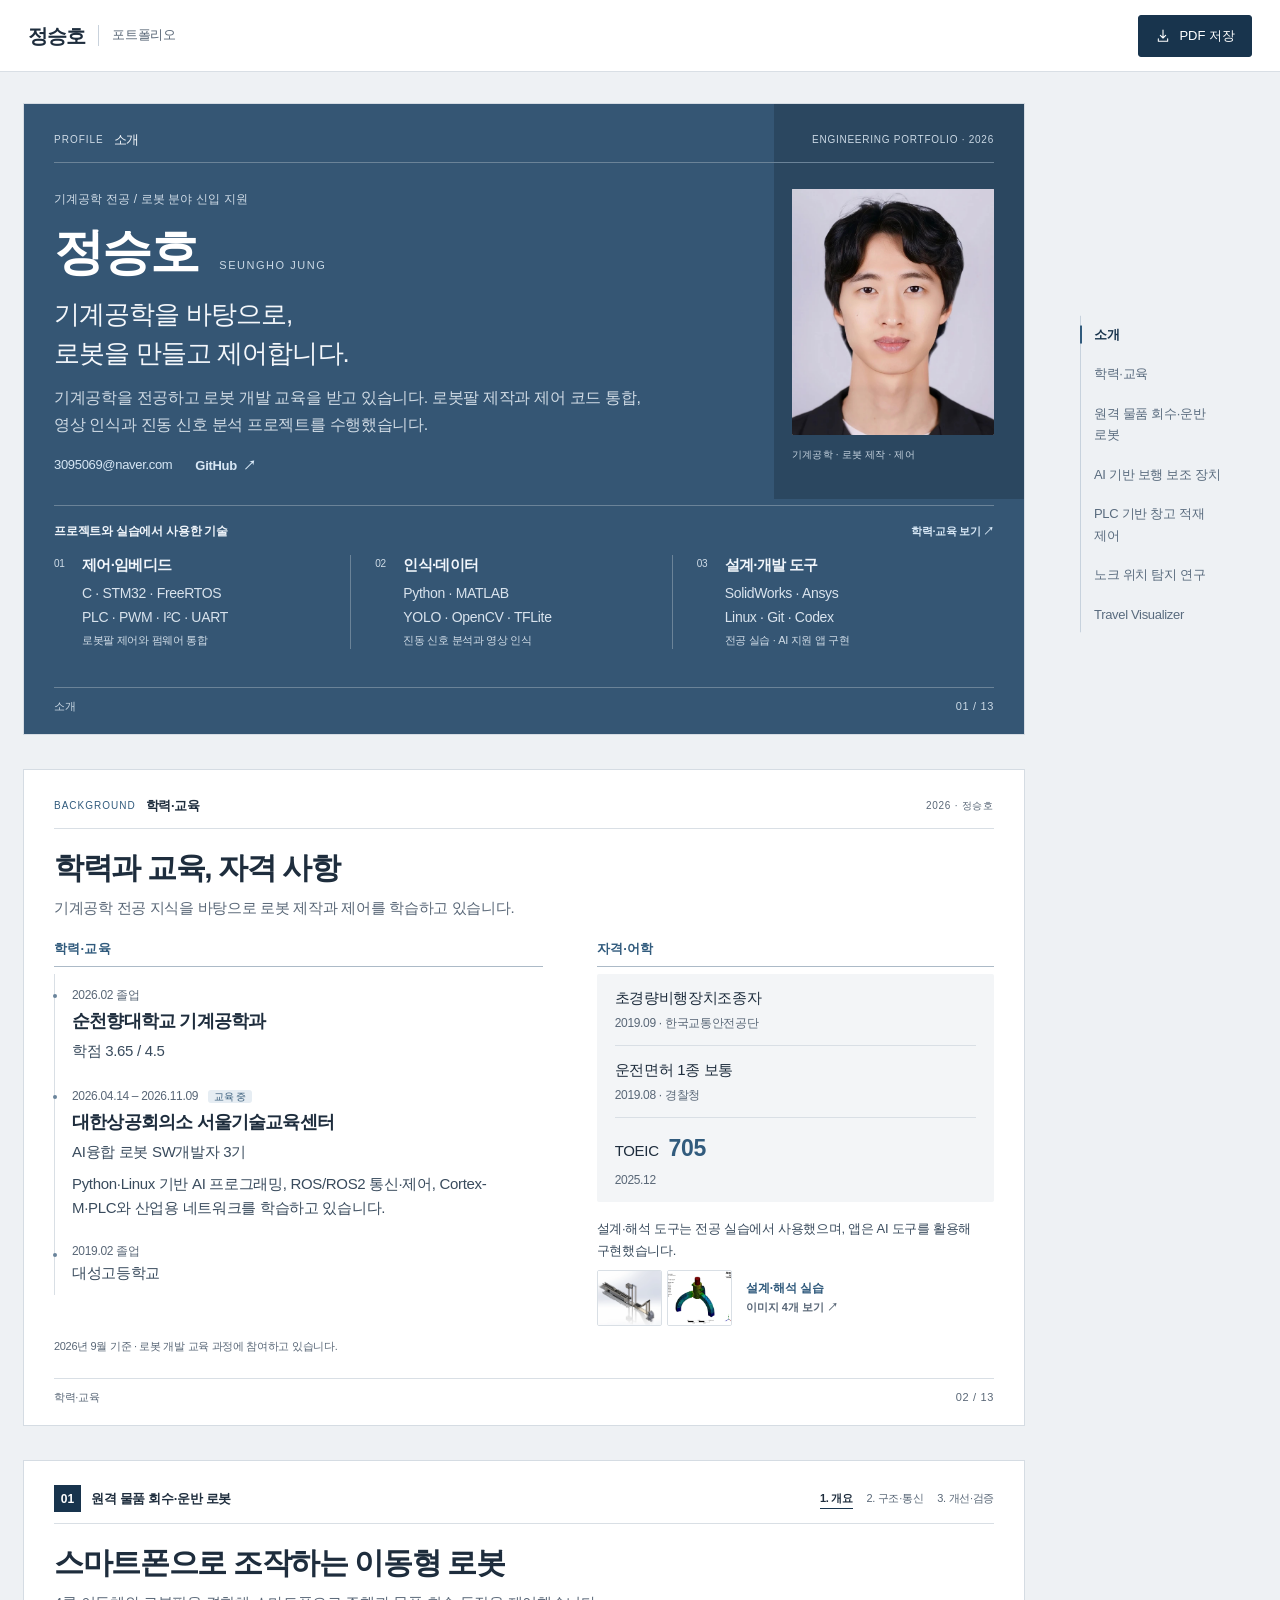
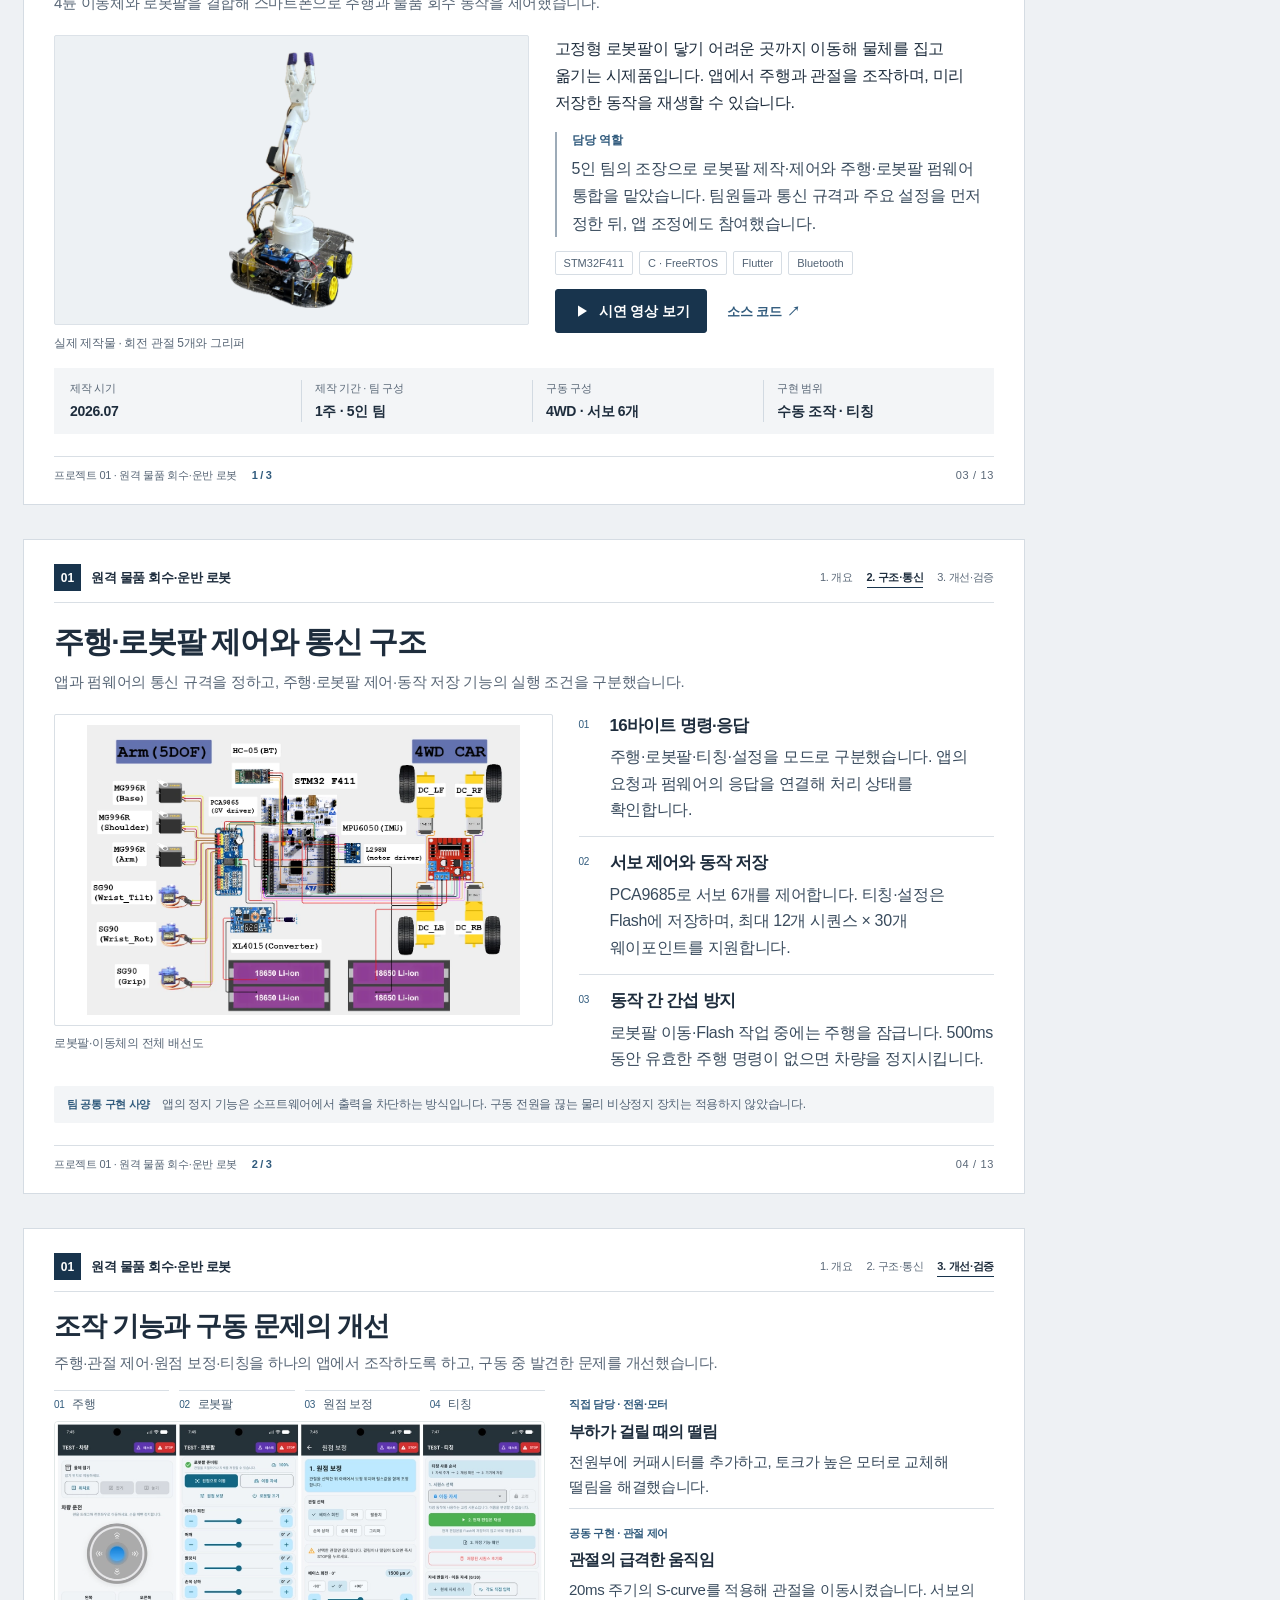
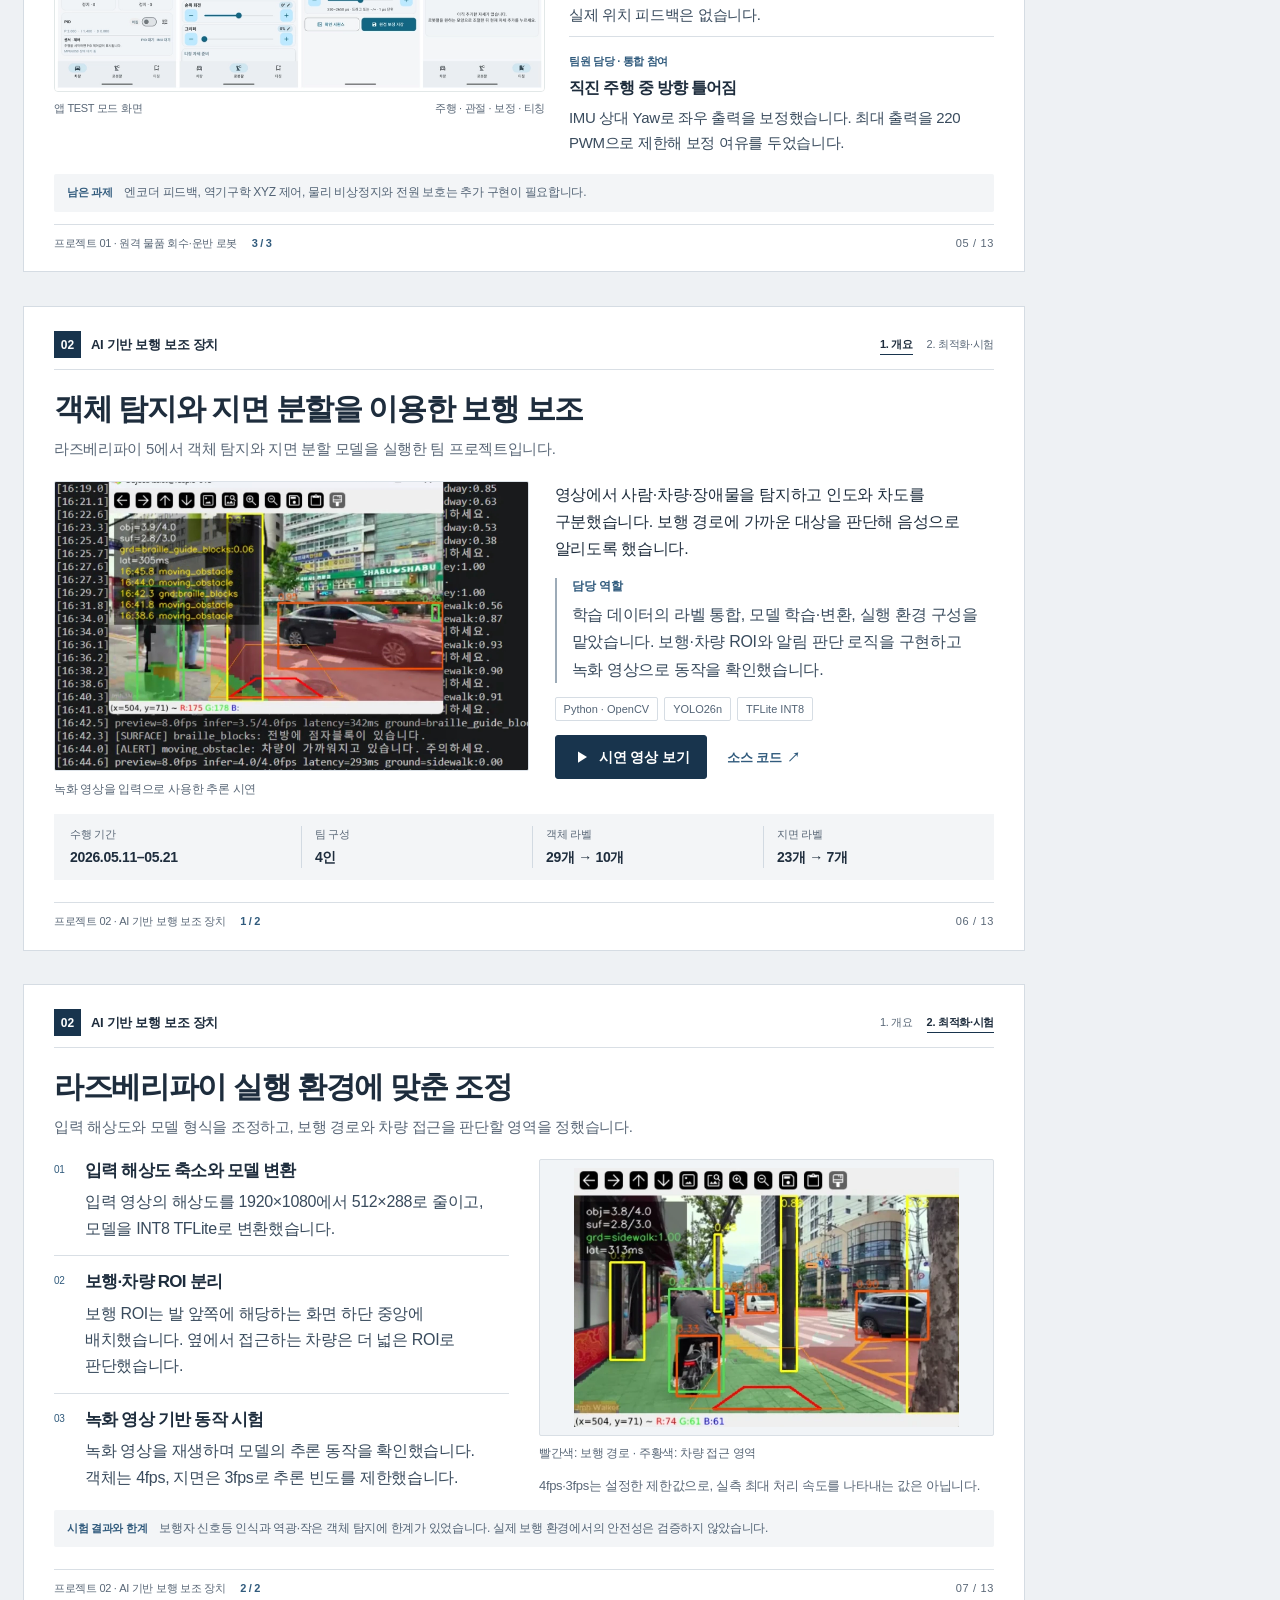
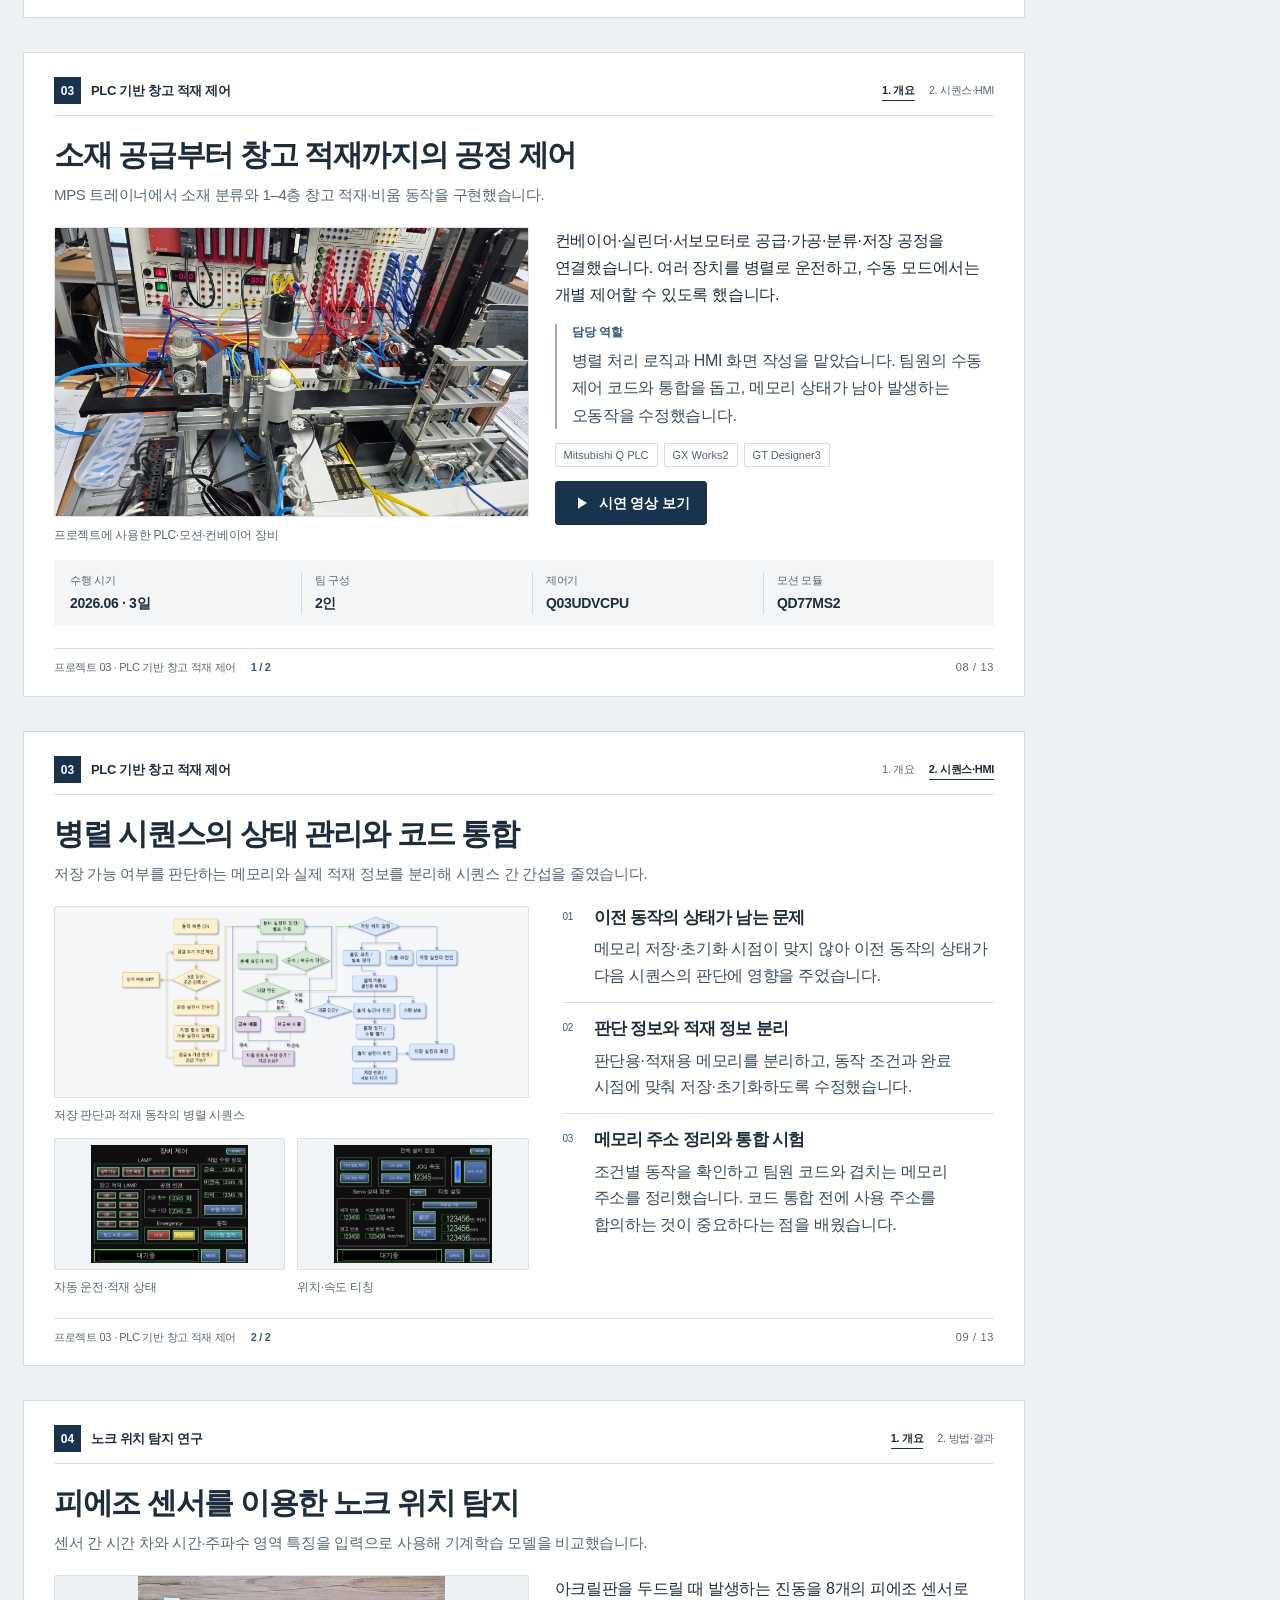
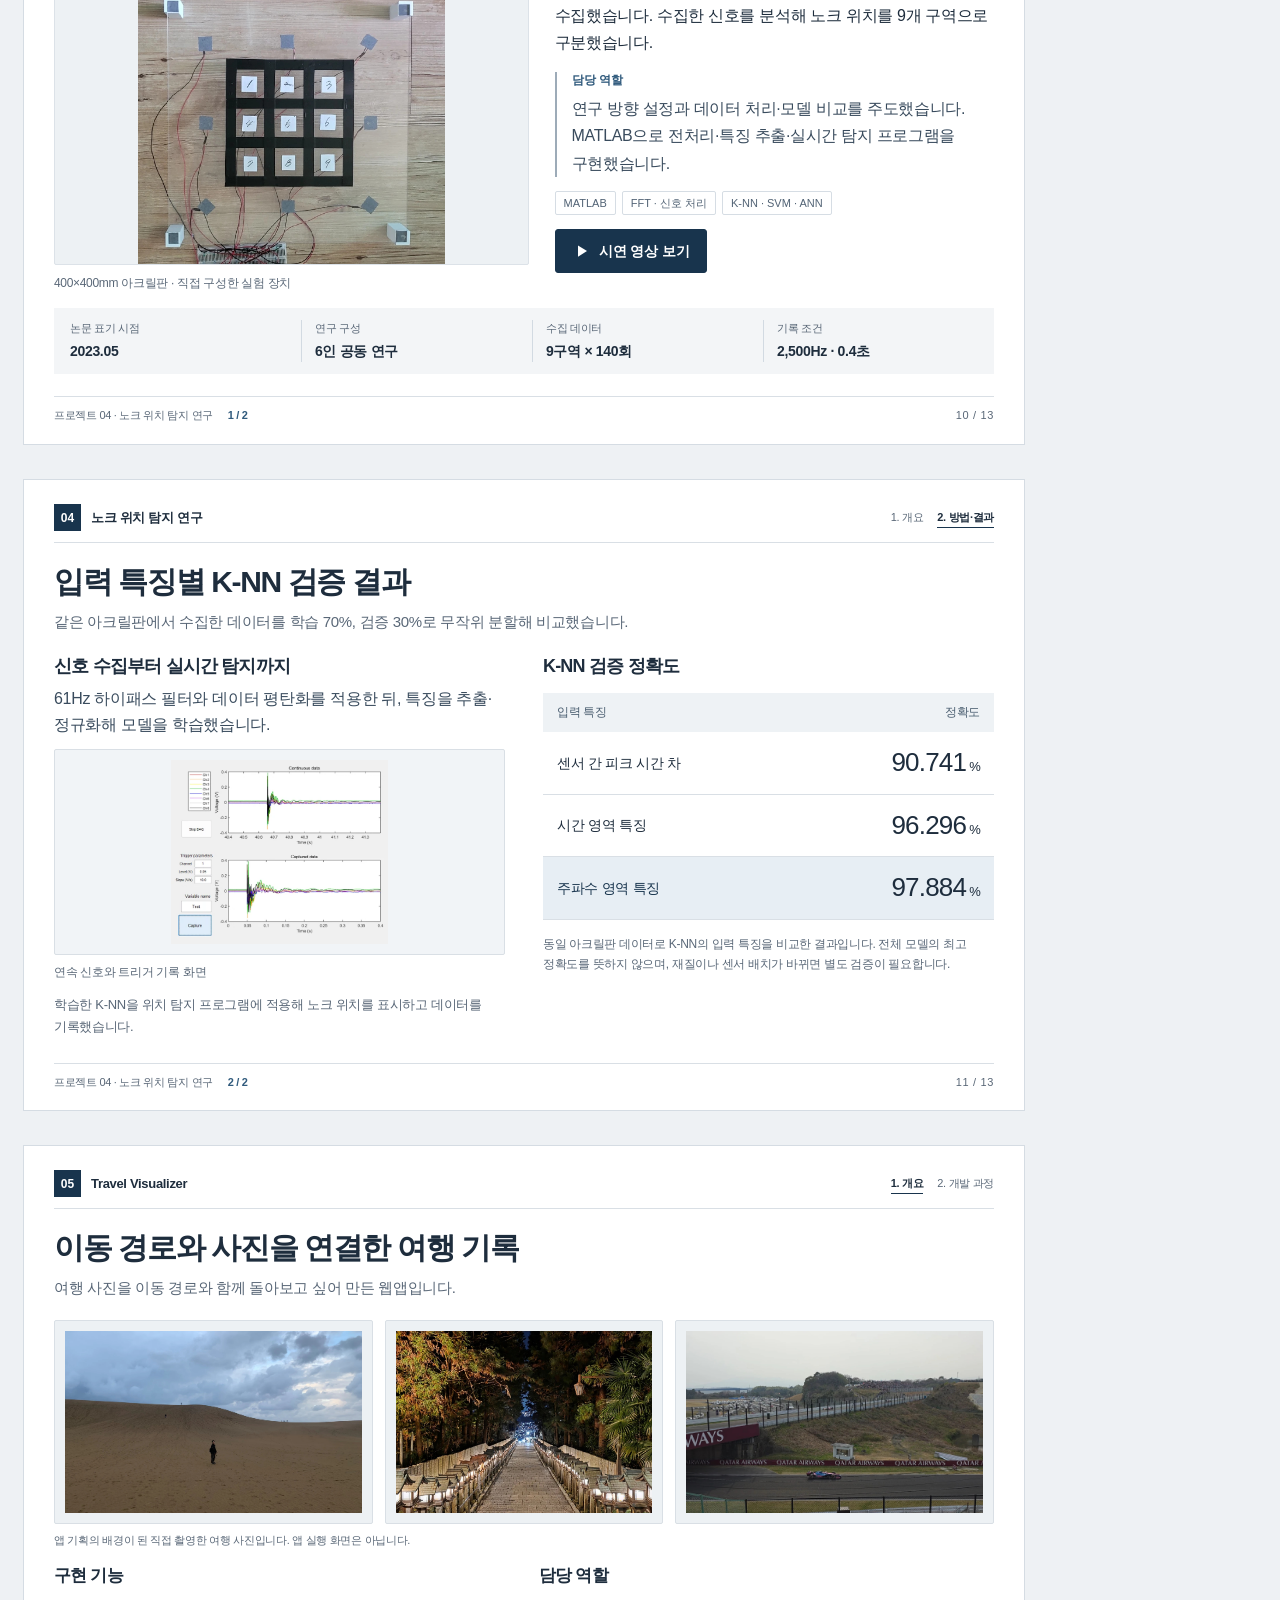
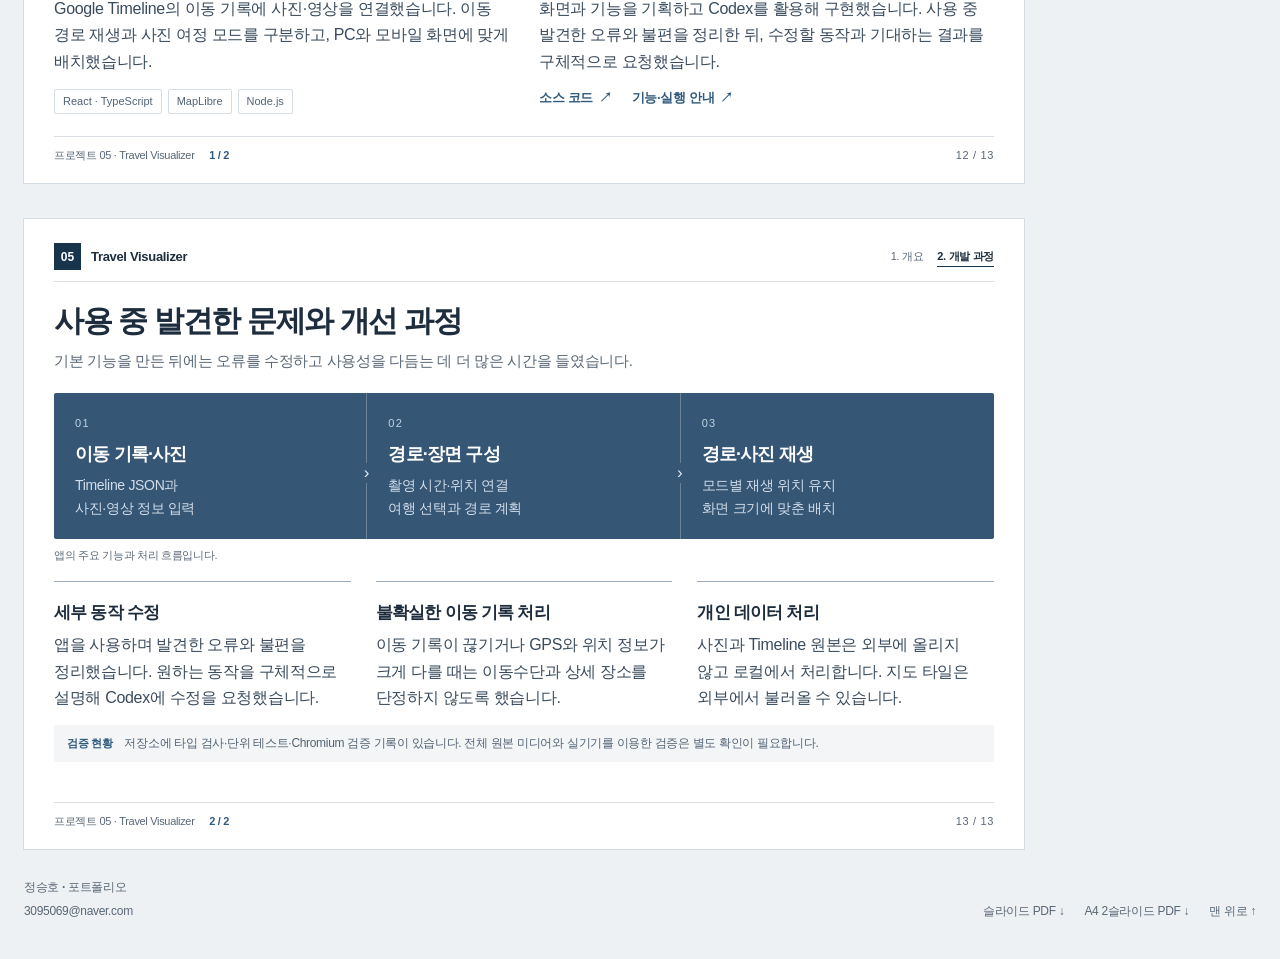
<file: index.html>
<!DOCTYPE html>

<html lang="ko"><head><meta charset="utf-8"/><meta content="width=device-width, initial-scale=1" name="viewport"/><meta content="light" name="color-scheme"/><meta content="정승호의 개인 포트폴리오. 로봇 제작, 영상 인식, PLC 제어, 신호 분석과 웹앱 개발 경험을 담았습니다." name="description"/><title>정승호 | 포트폴리오</title><link href="assets/css/styles.css?v=20260920f" rel="stylesheet"/><style id="print-page-size">@page{size:A4 portrait;margin:0}</style><meta content="#244a78" name="theme-color"/><link rel="canonical" href="https://sditr0414.github.io/"/><meta property="og:type" content="website"/><meta property="og:title" content="정승호 | 포트폴리오"/><meta property="og:description" content="로봇 제작, 영상 인식, PLC 제어, 신호 분석과 웹앱 개발 경험을 담았습니다."/><meta property="og:url" content="https://sditr0414.github.io/"/></head><body><a class="skip-link" href="#main">본문으로 이동</a><header class="site-header no-print"><a class="brand" href="#profile"><strong>정승호</strong><span>포트폴리오</span></a><div class="header-actions"><button class="pdf-button" id="pdf-button" title="현재 디자인을 16:9 PDF로 저장" type="button"><svg aria-hidden="true" viewbox="0 0 24 24"><path d="M12 3v12m-4-4 4 4 4-4M5 16v4h14v-4"></path></svg><span>PDF 저장</span></button><button aria-controls="project-nav" aria-expanded="false" id="nav-toggle">목차<svg aria-hidden="true" viewbox="0 0 24 24"><path d="M7 6h14M7 12h14M7 18h14M3 6h.01M3 12h.01M3 18h.01"></path></svg></button></div></header><div aria-live="polite" class="mobile-context no-print"><span id="mobile-current">소개 · 정승호</span><span id="mobile-count">01 / 13</span></div><div class="page-layout"><main id="main"><section class="page-shell" data-page="1"><article aria-labelledby="profile-title" class="slide cover" data-category="PROFILE" data-project="profile" data-title="소개" id="profile"><div class="slide-top"><span class="project-identity"><b>PROFILE</b><span>소개</span></span><span class="edition">ENGINEERING PORTFOLIO · 2026</span></div><div class="slide-body">
<div class="hero-grid"><div class="hero-copy"><p class="intro-label">기계공학 전공 / 로봇 분야 신입 지원</p><h1 id="profile-title">정승호<span class="name-english">SEUNGHO JUNG</span></h1><p class="hero-line">기계공학을 바탕으로,<br/>로봇을 만들고 제어합니다.</p><p class="hero-description">기계공학을 전공하고 로봇 개발 교육을 받고 있습니다. 로봇팔 제작과 제어 코드 통합, 영상 인식과 진동 신호 분석 프로젝트를 수행했습니다.</p><div class="contact-links"><a href="mailto:3095069@naver.com">3095069@naver.com</a><a class="text-link" href="https://github.com/sditr0414" rel="noopener noreferrer" target="_blank">GitHub <span aria-hidden="true">↗</span></a></div></div><figure class="portrait"><img alt="정승호 프로필 사진" src="assets/images/profile.jpg"/><figcaption>기계공학 · 로봇 제작 · 제어</figcaption></figure></div>
<div class="skills-band"><div class="skills-heading"><h2>프로젝트와 실습에서 사용한 기술</h2><a class="text-link" href="#resume">학력·교육 보기 ↗</a></div><div class="skill-grid"><section><span aria-hidden="true" class="skill-index">01</span><h3>제어·임베디드</h3><p>C · STM32 · FreeRTOS<br/>PLC · PWM · I²C · UART</p><small>로봇팔 제어와 펌웨어 통합</small></section><section><span aria-hidden="true" class="skill-index">02</span><h3>인식·데이터</h3><p>Python · MATLAB<br/>YOLO · OpenCV · TFLite</p><small>진동 신호 분석과 영상 인식</small></section><section><span aria-hidden="true" class="skill-index">03</span><h3>설계·개발 도구</h3><p>SolidWorks · Ansys<br/>Linux · Git · Codex</p><small>전공 실습 · AI 지원 앱 구현</small></section></div></div>
</div><footer aria-label="페이지 정보" class="slide-footer"><span>소개</span><span class="slide-count">01 / 13</span></footer></article></section><section class="page-shell" data-page="2"><article aria-labelledby="resume-title" class="slide resume-slide" data-category="BACKGROUND" data-project="resume" data-title="학력·교육" id="resume"><div class="slide-top"><span class="project-identity"><b>BACKGROUND</b><span>학력·교육</span></span><span class="edition">2026 · 정승호</span></div><header class="slide-header"><h2 id="resume-title">학력과 교육, 자격 사항</h2><p class="deck">기계공학 전공 지식을 바탕으로 로봇 제작과 제어를 학습하고 있습니다.</p></header><div class="slide-body">
<div class="resume-grid"><section><h3 class="section-label">학력·교육</h3><div class="resume-entry timeline-entry"><time>2026.02 졸업</time><h4>순천향대학교 기계공학과</h4><p>학점 3.65 / 4.5</p></div><div class="resume-entry timeline-entry"><time>2026.04.14 – 2026.11.09 <span class="status-pill">교육 중</span></time><h4>대한상공회의소 서울기술교육센터</h4><p>AI융합 로봇 SW개발자 3기</p><p class="resume-sub">Python·Linux 기반 AI 프로그래밍, ROS/ROS2 통신·제어, Cortex-M·PLC와 산업용 네트워크를 학습하고 있습니다.</p></div><div class="resume-entry compact-entry timeline-entry"><time>2019.02 졸업</time><p>대성고등학교</p></div></section><section><h3 class="section-label">자격·어학</h3><dl class="credential-list"><div><dt>초경량비행장치조종자</dt><dd>2019.09 · 한국교통안전공단</dd></div><div><dt>운전면허 1종 보통</dt><dd>2019.08 · 경찰청</dd></div><div><dt>TOEIC <strong>705</strong></dt><dd>2025.12</dd></div></dl><div class="resume-tools"><p>설계·해석 도구는 전공 실습에서 사용했으며, 앱은 AI 도구를 활용해 구현했습니다.</p><button class="text-link coursework-link" data-gallery="cad"><span aria-hidden="true" class="coursework-thumbs"><img alt="" src="assets/images/cad-assembly.webp"/><img alt="" src="assets/images/cae-structure.webp"/></span><span>설계·해석 실습<br/><small>이미지 4개 보기 ↗</small></span></button></div></section></div><p class="resume-note">2026년 9월 기준 · 로봇 개발 교육 과정에 참여하고 있습니다.</p>
</div><footer aria-label="페이지 정보" class="slide-footer"><span>학력·교육</span><span class="slide-count">02 / 13</span></footer></article></section><section class="page-shell" data-page="3"><article aria-labelledby="robot-title" class="slide project-opening" data-category="MOBILE ROBOT" data-project="robot" data-project-no="01" data-title="원격 물품 회수·운반 로봇" id="robot"><div class="slide-top"><span class="project-identity"><b aria-label="프로젝트 01" class="project-number">01</b><span>원격 물품 회수·운반 로봇</span><span class="category">MOBILE ROBOT</span></span><nav aria-label="원격 물품 회수·운반 로봇 상세 페이지" class="stage-nav"><a aria-current="step" class="current" href="#robot">1. 개요</a><a class="" href="#robot-system">2. 구조·통신</a><a class="" href="#robot-detail">3. 개선·검증</a></nav></div><header class="slide-header"><h2 id="robot-title">스마트폰으로 조작하는 이동형 로봇</h2><p class="deck">4륜 이동체와 로봇팔을 결합해 스마트폰으로 주행과 물품 회수 동작을 제어했습니다.</p></header><div class="slide-body">
<div class="split overview"><div class="overview-copy"><p class="summary">고정형 로봇팔이 닿기 어려운 곳까지 이동해 물체를 집고 옮기는 시제품입니다. 앱에서 주행과 관절을 조작하며, 미리 저장한 동작을 재생할 수 있습니다.</p><div class="role-block contribution"><h3>담당 역할</h3><p>5인 팀의 조장으로 로봇팔 제작·제어와 주행·로봇팔 펌웨어 통합을 맡았습니다. 팀원들과 통신 규격과 주요 설정을 먼저 정한 뒤, 앱 조정에도 참여했습니다.</p></div><div class="tags"><span>STM32F411</span><span>C · FreeRTOS</span><span>Flutter</span><span>Bluetooth</span></div><div class="project-actions"><a class="text-link" href="https://github.com/sditr0414/mobile-retrieval-robot" rel="noopener noreferrer" target="_blank">소스 코드 <span aria-hidden="true">↗</span></a><button class="video-button" data-title="물품 회수 시연 · 무음" data-video="assets/videos/robot-demo.mp4" aria-haspopup="dialog"><svg aria-hidden="true" viewBox="0 0 24 24"><path d="M8 4.5v15l12-7.5z"/></svg><span>시연 영상 보기</span></button></div></div><figure class="main-figure robot-figure figure-board"><button aria-label="직접 제작한 4륜 이동형 로봇팔 크게 보기" class="image-open" data-caption="실제 제작물 · 회전 관절 5개와 그리퍼" data-image="assets/images/robot-cutout.webp"><img alt="직접 제작한 4륜 이동형 로봇팔" decoding="async" src="assets/images/robot-cutout.webp"/></button><figcaption>실제 제작물 · 회전 관절 5개와 그리퍼</figcaption></figure></div><dl class="specs"><div><dt>제작 시기</dt><dd>2026.07</dd></div><div><dt>제작 기간 · 팀 구성</dt><dd><strong>1주</strong> · 5인 팀</dd></div><div><dt>구동 구성</dt><dd>4WD · 서보 6개</dd></div><div><dt>구현 범위</dt><dd>수동 조작 · 티칭</dd></div></dl>
</div><footer aria-label="페이지 정보" class="slide-footer"><span>프로젝트 01 · 원격 물품 회수·운반 로봇 <span class="part-number">1 / 3</span></span><span class="slide-count">03 / 13</span></footer></article></section><section class="page-shell" data-page="4"><article aria-labelledby="robot-system-title" class="slide" data-category="MOBILE ROBOT" data-project="robot" data-title="원격 물품 회수·운반 로봇" id="robot-system"><div class="slide-top"><span class="project-identity"><b aria-label="프로젝트 01" class="project-number">01</b><span>원격 물품 회수·운반 로봇</span><span class="category">MOBILE ROBOT</span></span><nav aria-label="원격 물품 회수·운반 로봇 상세 페이지" class="stage-nav"><a class="" href="#robot">1. 개요</a><a aria-current="step" class="current" href="#robot-system">2. 구조·통신</a><a class="" href="#robot-detail">3. 개선·검증</a></nav></div><header class="slide-header"><h2 id="robot-system-title">주행·로봇팔 제어와 통신 구조</h2><p class="deck">앱과 펌웨어의 통신 규격을 정하고, 주행·로봇팔 제어·동작 저장 기능의 실행 조건을 구분했습니다.</p></header><div class="slide-body">
<div class="split system-layout"><figure class="system-figure figure-board"><button aria-label="전체 제어 시스템과 전원 배선 크게 보기" class="image-open" data-caption="로봇팔·이동체의 전체 배선도" data-image="assets/images/robot-wiring.webp"><img alt="전체 제어 시스템과 전원 배선" decoding="async" src="assets/images/robot-wiring.webp"/></button><figcaption>로봇팔·이동체의 전체 배선도</figcaption></figure><div class="text-stack"><section data-step="01"><h3>16바이트 명령·응답</h3><p>주행·로봇팔·티칭·설정을 모드로 구분했습니다. 앱의 요청과 펌웨어의 응답을 연결해 처리 상태를 확인합니다.</p></section><section data-step="02"><h3>서보 제어와 동작 저장</h3><p>PCA9685로 서보 6개를 제어합니다. 티칭·설정은 Flash에 저장하며, 최대 12개 시퀀스 × 30개 웨이포인트를 지원합니다.</p></section><section data-step="03"><h3>동작 간 간섭 방지</h3><p>로봇팔 이동·Flash 작업 중에는 주행을 잠급니다. 500ms 동안 유효한 주행 명령이 없으면 차량을 정지시킵니다.</p></section></div></div><div class="note-band"><b>팀 공통 구현 사양</b><p>앱의 정지 기능은 소프트웨어에서 출력을 차단하는 방식입니다. 구동 전원을 끊는 물리 비상정지 장치는 적용하지 않았습니다.</p></div>
</div><footer aria-label="페이지 정보" class="slide-footer"><span>프로젝트 01 · 원격 물품 회수·운반 로봇 <span class="part-number">2 / 3</span></span><span class="slide-count">04 / 13</span></footer></article></section><section class="page-shell" data-page="5"><article aria-labelledby="robot-detail-title" class="slide robot-detail-slide app-detail-slide" data-category="MOBILE ROBOT" data-project="robot" data-title="원격 물품 회수·운반 로봇" id="robot-detail"><div class="slide-top"><span class="project-identity"><b aria-label="프로젝트 01" class="project-number">01</b><span>원격 물품 회수·운반 로봇</span><span class="category">MOBILE ROBOT</span></span><nav aria-label="원격 물품 회수·운반 로봇 상세 페이지" class="stage-nav"><a class="" href="#robot">1. 개요</a><a class="" href="#robot-system">2. 구조·통신</a><a aria-current="step" class="current" href="#robot-detail">3. 개선·검증</a></nav></div><header class="slide-header"><h2 id="robot-detail-title">조작 기능과 구동 문제의 개선</h2><p class="deck">주행·관절 제어·원점 보정·티칭을 하나의 앱에서 조작하도록 하고, 구동 중 발견한 문제를 개선했습니다.</p></header><div class="slide-body"><div class="app-case-layout">
<figure class="app-showcase">
<div aria-label="화면 순서" class="screen-labels"><span><b>01</b> 주행</span><span><b>02</b> 로봇팔</span><span><b>03</b> 원점 보정</span><span><b>04</b> 티칭</span></div>
<button aria-label="주행·로봇팔·원점 보정·티칭 네 화면 크게 보기" class="image-open" data-caption="사용자가 제공한 앱 TEST 모드 화면 · 주행, 로봇팔, 원점 보정, 티칭" data-image="assets/images/robot-app-four-screens.png"><img alt="로봇 제어 앱의 네 화면: 주행 조이스틱, 관절별 제어, 원점 보정, 티칭 시퀀스" decoding="async" height="508" src="assets/images/robot-app-four-screens.png" width="924"/></button>
<figcaption><span>앱 TEST 모드 화면</span><span>주행 · 관절 · 보정 · 티칭</span></figcaption>
</figure>
<div class="app-cases">
<section><span class="case-label">직접 담당 · 전원·모터</span><h3>부하가 걸릴 때의 떨림</h3><p>전원부에 커패시터를 추가하고, 토크가 높은 모터로 교체해 떨림을 해결했습니다.</p></section>
<section><span class="case-label">공동 구현 · 관절 제어</span><h3>관절의 급격한 움직임</h3><p>20ms 주기의 S-curve를 적용해 관절을 이동시켰습니다. 서보의 실제 위치 피드백은 없습니다.</p></section>
<section><span class="case-label">팀원 담당 · 통합 참여</span><h3>직진 주행 중 방향 틀어짐</h3><p>IMU 상대 Yaw로 좌우 출력을 보정했습니다. 최대 출력을 220 PWM으로 제한해 보정 여유를 두었습니다.</p></section>
</div></div>
<div class="note-band"><b>남은 과제</b><p>엔코더 피드백, 역기구학 XYZ 제어, 물리 비상정지와 전원 보호는 추가 구현이 필요합니다.</p></div></div><footer aria-label="페이지 정보" class="slide-footer"><span>프로젝트 01 · 원격 물품 회수·운반 로봇 <span class="part-number">3 / 3</span></span><span class="slide-count">05 / 13</span></footer></article></section><section class="page-shell" data-page="6"><article aria-labelledby="vision-title" class="slide project-opening" data-category="COMPUTER VISION" data-project="vision" data-project-no="02" data-title="AI 기반 보행 보조 장치" id="vision"><div class="slide-top"><span class="project-identity"><b aria-label="프로젝트 02" class="project-number">02</b><span>AI 기반 보행 보조 장치</span><span class="category">COMPUTER VISION</span></span><nav aria-label="AI 기반 보행 보조 장치 상세 페이지" class="stage-nav"><a aria-current="step" class="current" href="#vision">1. 개요</a><a class="" href="#vision-detail">2. 최적화·시험</a></nav></div><header class="slide-header"><h2 id="vision-title">객체 탐지와 지면 분할을 이용한 보행 보조</h2><p class="deck">라즈베리파이 5에서 객체 탐지와 지면 분할 모델을 실행한 팀 프로젝트입니다.</p></header><div class="slide-body">
<div class="split overview"><div class="overview-copy"><p class="summary">영상에서 사람·차량·장애물을 탐지하고 인도와 차도를 구분했습니다. 보행 경로에 가까운 대상을 판단해 음성으로 알리도록 했습니다.</p><div class="role-block contribution"><h3>담당 역할</h3><p>학습 데이터의 라벨 통합, 모델 학습·변환, 실행 환경 구성을 맡았습니다. 보행·차량 ROI와 알림 판단 로직을 구현하고 녹화 영상으로 동작을 확인했습니다.</p></div><div class="tags"><span>Python · OpenCV</span><span>YOLO26n</span><span>TFLite INT8</span></div><div class="project-actions"><a class="text-link" href="https://github.com/sditr0414/GreenLight" rel="noopener noreferrer" target="_blank">소스 코드 <span aria-hidden="true">↗</span></a><button class="video-button" data-title="영상 추론 시연 · 무음" data-video="assets/videos/vision-demo.mp4" aria-haspopup="dialog"><svg aria-hidden="true" viewBox="0 0 24 24"><path d="M8 4.5v15l12-7.5z"/></svg><span>시연 영상 보기</span></button></div></div><figure class="main-figure vision-figure figure-board"><button aria-label="객체와 지면을 함께 표시한 실제 영상 추론 화면 크게 보기" class="image-open" data-caption="녹화 영상을 입력으로 사용한 추론 시연" data-image="assets/images/vision-demo.webp"><img alt="객체와 지면을 함께 표시한 실제 영상 추론 화면" decoding="async" src="assets/images/vision-demo.jpg"/></button><figcaption>녹화 영상을 입력으로 사용한 추론 시연</figcaption></figure></div><dl class="specs"><div><dt>수행 기간</dt><dd>2026.05.11–05.21</dd></div><div><dt>팀 구성</dt><dd>4인</dd></div><div><dt>객체 라벨</dt><dd>29개 → 10개</dd></div><div><dt>지면 라벨</dt><dd>23개 → 7개</dd></div></dl>
</div><footer aria-label="페이지 정보" class="slide-footer"><span>프로젝트 02 · AI 기반 보행 보조 장치 <span class="part-number">1 / 2</span></span><span class="slide-count">06 / 13</span></footer></article></section><section class="page-shell" data-page="7"><article aria-labelledby="vision-detail-title" class="slide" data-category="COMPUTER VISION" data-project="vision" data-title="AI 기반 보행 보조 장치" id="vision-detail"><div class="slide-top"><span class="project-identity"><b aria-label="프로젝트 02" class="project-number">02</b><span>AI 기반 보행 보조 장치</span><span class="category">COMPUTER VISION</span></span><nav aria-label="AI 기반 보행 보조 장치 상세 페이지" class="stage-nav"><a class="" href="#vision">1. 개요</a><a aria-current="step" class="current" href="#vision-detail">2. 최적화·시험</a></nav></div><header class="slide-header"><h2 id="vision-detail-title">라즈베리파이 실행 환경에 맞춘 조정</h2><p class="deck">입력 해상도와 모델 형식을 조정하고, 보행 경로와 차량 접근을 판단할 영역을 정했습니다.</p></header><div class="slide-body">
<div class="split"><div class="text-stack"><section data-step="01"><h3>입력 해상도 축소와 모델 변환</h3><p>입력 영상의 해상도를 1920×1080에서 512×288로 줄이고, 모델을 INT8 TFLite로 변환했습니다.</p></section><section data-step="02"><h3>보행·차량 ROI 분리</h3><p>보행 ROI는 발 앞쪽에 해당하는 화면 하단 중앙에 배치했습니다. 옆에서 접근하는 차량은 더 넓은 ROI로 판단했습니다.</p></section><section data-step="03"><h3>녹화 영상 기반 동작 시험</h3><p>녹화 영상을 재생하며 모델의 추론 동작을 확인했습니다. 객체는 4fps, 지면은 3fps로 추론 빈도를 제한했습니다.</p></section></div><div><figure class="roi-figure figure-board"><button aria-label="보행 영역과 차량 영역을 나눠 표시한 ROI 크게 보기" class="image-open" data-caption="빨간색: 보행 경로 · 주황색: 차량 접근 영역" data-image="assets/images/vision-roi.webp"><img alt="보행 영역과 차량 영역을 나눠 표시한 ROI" decoding="async" src="assets/images/vision-roi.webp"/></button><figcaption>빨간색: 보행 경로 · 주황색: 차량 접근 영역</figcaption></figure><p class="image-note">4fps·3fps는 설정한 제한값으로, 실측 최대 처리 속도를 나타내는 값은 아닙니다.</p></div></div><div class="note-band"><b>시험 결과와 한계</b><p>보행자 신호등 인식과 역광·작은 객체 탐지에 한계가 있었습니다. 실제 보행 환경에서의 안전성은 검증하지 않았습니다.</p></div>
</div><footer aria-label="페이지 정보" class="slide-footer"><span>프로젝트 02 · AI 기반 보행 보조 장치 <span class="part-number">2 / 2</span></span><span class="slide-count">07 / 13</span></footer></article></section><section class="page-shell" data-page="8"><article aria-labelledby="plc-title" class="slide project-opening" data-category="INDUSTRIAL CONTROL" data-project="plc" data-project-no="03" data-title="PLC 기반 창고 적재 제어" id="plc"><div class="slide-top"><span class="project-identity"><b aria-label="프로젝트 03" class="project-number">03</b><span>PLC 기반 창고 적재 제어</span><span class="category">INDUSTRIAL CONTROL</span></span><nav aria-label="PLC 기반 창고 적재 제어 상세 페이지" class="stage-nav"><a aria-current="step" class="current" href="#plc">1. 개요</a><a class="" href="#plc-detail">2. 시퀀스·HMI</a></nav></div><header class="slide-header"><h2 id="plc-title">소재 공급부터 창고 적재까지의 공정 제어</h2><p class="deck">MPS 트레이너에서 소재 분류와 1–4층 창고 적재·비움 동작을 구현했습니다.</p></header><div class="slide-body">
<div class="split overview"><div class="overview-copy"><p class="summary">컨베이어·실린더·서보모터로 공급·가공·분류·저장 공정을 연결했습니다. 여러 장치를 병렬로 운전하고, 수동 모드에서는 개별 제어할 수 있도록 했습니다.</p><div class="role-block contribution"><h3>담당 역할</h3><p>병렬 처리 로직과 HMI 화면 작성을 맡았습니다. 팀원의 수동 제어 코드와 통합을 돕고, 메모리 상태가 남아 발생하는 오동작을 수정했습니다.</p></div><div class="tags"><span>Mitsubishi Q PLC</span><span>GX Works2</span><span>GT Designer3</span></div><div class="project-actions"><button class="video-button" data-title="설비 동작 시연 · 무음" data-video="assets/videos/plc-demo.mp4" aria-haspopup="dialog"><svg aria-hidden="true" viewBox="0 0 24 24"><path d="M8 4.5v15l12-7.5z"/></svg><span>시연 영상 보기</span></button></div></div><figure class="main-figure plc-figure figure-board"><button aria-label="PLC와 서보 컨베이어 실습 장비 크게 보기" class="image-open" data-caption="프로젝트에 사용한 PLC·모션·컨베이어 장비" data-image="assets/images/plc-hardware.webp"><img alt="PLC와 서보 컨베이어 실습 장비" decoding="async" src="assets/images/plc-hardware.jpg"/></button><figcaption>프로젝트에 사용한 PLC·모션·컨베이어 장비</figcaption></figure></div><dl class="specs"><div><dt>수행 시기</dt><dd>2026.06 · 3일</dd></div><div><dt>팀 구성</dt><dd>2인</dd></div><div><dt>제어기</dt><dd>Q03UDVCPU</dd></div><div><dt>모션 모듈</dt><dd>QD77MS2</dd></div></dl>
</div><footer aria-label="페이지 정보" class="slide-footer"><span>프로젝트 03 · PLC 기반 창고 적재 제어 <span class="part-number">1 / 2</span></span><span class="slide-count">08 / 13</span></footer></article></section><section class="page-shell" data-page="9"><article aria-labelledby="plc-detail-title" class="slide" data-category="INDUSTRIAL CONTROL" data-project="plc" data-title="PLC 기반 창고 적재 제어" id="plc-detail"><div class="slide-top"><span class="project-identity"><b aria-label="프로젝트 03" class="project-number">03</b><span>PLC 기반 창고 적재 제어</span><span class="category">INDUSTRIAL CONTROL</span></span><nav aria-label="PLC 기반 창고 적재 제어 상세 페이지" class="stage-nav"><a class="" href="#plc">1. 개요</a><a aria-current="step" class="current" href="#plc-detail">2. 시퀀스·HMI</a></nav></div><header class="slide-header"><h2 id="plc-detail-title">병렬 시퀀스의 상태 관리와 코드 통합</h2><p class="deck">저장 가능 여부를 판단하는 메모리와 실제 적재 정보를 분리해 시퀀스 간 간섭을 줄였습니다.</p></header><div class="slide-body">
<div class="split plc-layout"><div><figure class="sequence-figure figure-board"><button aria-label="병렬 시퀀스의 저장 판단과 적재 동작 구성도 크게 보기" class="image-open" data-caption="저장 판단과 적재 동작의 병렬 시퀀스" data-image="assets/images/plc-sequence.webp"><img alt="병렬 시퀀스의 저장 판단과 적재 동작 구성도" decoding="async" src="assets/images/plc-sequence.webp"/></button><figcaption>저장 판단과 적재 동작의 병렬 시퀀스</figcaption></figure><div class="hmi-pair"><figure class="figure-board"><button aria-label="자동 운전 HMI 크게 보기" class="image-open" data-caption="자동 운전·적재 상태" data-image="assets/images/plc-auto.webp"><img alt="자동 운전 HMI" decoding="async" src="assets/images/plc-auto.webp"/></button><figcaption>자동 운전·적재 상태</figcaption></figure><figure class="figure-board"><button aria-label="서보 티칭 HMI 크게 보기" class="image-open" data-caption="위치·속도 티칭" data-image="assets/images/plc-teaching.webp"><img alt="서보 티칭 HMI" decoding="async" src="assets/images/plc-teaching.webp"/></button><figcaption>위치·속도 티칭</figcaption></figure></div></div><div class="text-stack"><section data-step="01"><h3>이전 동작의 상태가 남는 문제</h3><p>메모리 저장·초기화 시점이 맞지 않아 이전 동작의 상태가 다음 시퀀스의 판단에 영향을 주었습니다.</p></section><section data-step="02"><h3>판단 정보와 적재 정보 분리</h3><p>판단용·적재용 메모리를 분리하고, 동작 조건과 완료 시점에 맞춰 저장·초기화하도록 수정했습니다.</p></section><section data-step="03"><h3>메모리 주소 정리와 통합 시험</h3><p>조건별 동작을 확인하고 팀원 코드와 겹치는 메모리 주소를 정리했습니다. 코드 통합 전에 사용 주소를 합의하는 것이 중요하다는 점을 배웠습니다.</p></section></div></div>
</div><footer aria-label="페이지 정보" class="slide-footer"><span>프로젝트 03 · PLC 기반 창고 적재 제어 <span class="part-number">2 / 2</span></span><span class="slide-count">09 / 13</span></footer></article></section><section class="page-shell" data-page="10"><article aria-labelledby="thesis-title" class="slide project-opening" data-category="SENSOR RESEARCH" data-project="thesis" data-project-no="04" data-title="노크 위치 탐지 연구" id="thesis"><div class="slide-top"><span class="project-identity"><b aria-label="프로젝트 04" class="project-number">04</b><span>노크 위치 탐지 연구</span><span class="category">SENSOR RESEARCH</span></span><nav aria-label="노크 위치 탐지 연구 상세 페이지" class="stage-nav"><a aria-current="step" class="current" href="#thesis">1. 개요</a><a class="" href="#thesis-results">2. 방법·결과</a></nav></div><header class="slide-header"><h2 id="thesis-title">피에조 센서를 이용한 노크 위치 탐지</h2><p class="deck">센서 간 시간 차와 시간·주파수 영역 특징을 입력으로 사용해 기계학습 모델을 비교했습니다.</p></header><div class="slide-body">
<div class="split overview"><div class="overview-copy"><p class="summary">아크릴판을 두드릴 때 발생하는 진동을 8개의 피에조 센서로 수집했습니다. 수집한 신호를 분석해 노크 위치를 9개 구역으로 구분했습니다.</p><div class="role-block contribution"><h3>담당 역할</h3><p>연구 방향 설정과 데이터 처리·모델 비교를 주도했습니다. MATLAB으로 전처리·특징 추출·실시간 탐지 프로그램을 구현했습니다.</p></div><div class="tags"><span>MATLAB</span><span>FFT · 신호 처리</span><span>K-NN · SVM · ANN</span></div><div class="project-actions"><button class="video-button" data-title="실시간 위치 탐지 시연 · 무음" data-video="assets/videos/knock-demo.mp4" aria-haspopup="dialog"><svg aria-hidden="true" viewBox="0 0 24 24"><path d="M8 4.5v15l12-7.5z"/></svg><span>시연 영상 보기</span></button></div></div><figure class="main-figure thesis-figure figure-board"><button aria-label="피에조 센서 8개와 노크 구역 9개가 있는 실험 장치 크게 보기" class="image-open" data-caption="400×400mm 아크릴판 · 직접 구성한 실험 장치" data-image="assets/images/knock-rig.webp"><img alt="피에조 센서 8개와 노크 구역 9개가 있는 실험 장치" decoding="async" src="assets/images/knock-rig.jpg"/></button><figcaption>400×400mm 아크릴판 · 직접 구성한 실험 장치</figcaption></figure></div><dl class="specs"><div><dt>논문 표기 시점</dt><dd>2023.05</dd></div><div><dt>연구 구성</dt><dd>6인 공동 연구</dd></div><div><dt>수집 데이터</dt><dd>9구역 × 140회</dd></div><div><dt>기록 조건</dt><dd>2,500Hz · 0.4초</dd></div></dl>
</div><footer aria-label="페이지 정보" class="slide-footer"><span>프로젝트 04 · 노크 위치 탐지 연구 <span class="part-number">1 / 2</span></span><span class="slide-count">10 / 13</span></footer></article></section><section class="page-shell" data-page="11"><article aria-labelledby="thesis-results-title" class="slide" data-category="SENSOR RESEARCH" data-project="thesis" data-title="노크 위치 탐지 연구" id="thesis-results"><div class="slide-top"><span class="project-identity"><b aria-label="프로젝트 04" class="project-number">04</b><span>노크 위치 탐지 연구</span><span class="category">SENSOR RESEARCH</span></span><nav aria-label="노크 위치 탐지 연구 상세 페이지" class="stage-nav"><a class="" href="#thesis">1. 개요</a><a aria-current="step" class="current" href="#thesis-results">2. 방법·결과</a></nav></div><header class="slide-header"><h2 id="thesis-results-title">입력 특징별 K-NN 검증 결과</h2><p class="deck">같은 아크릴판에서 수집한 데이터를 학습 70%, 검증 30%로 무작위 분할해 비교했습니다.</p></header><div class="slide-body">
<div class="split results-layout"><div><h3>신호 수집부터 실시간 탐지까지</h3><p class="method-text">61Hz 하이패스 필터와 데이터 평탄화를 적용한 뒤, 특징을 추출·정규화해 모델을 학습했습니다.</p><figure class="acquisition-figure figure-board"><button aria-label="MATLAB 실시간 신호 수집 프로그램 크게 보기" class="image-open" data-caption="연속 신호와 트리거 기록 화면" data-image="assets/images/knock-acquisition.webp"><img alt="MATLAB 실시간 신호 수집 프로그램" decoding="async" src="assets/images/knock-acquisition.webp"/></button><figcaption>연속 신호와 트리거 기록 화면</figcaption></figure><p class="image-note">학습한 K-NN을 위치 탐지 프로그램에 적용해 노크 위치를 표시하고 데이터를 기록했습니다.</p></div><div><h3>K-NN 검증 정확도</h3><table class="result-table"><thead><tr><th scope="col">입력 특징</th><th scope="col">정확도</th></tr></thead><tbody><tr><th scope="row">센서 간 피크 시간 차</th><td>90.741<span>%</span></td></tr><tr><th scope="row">시간 영역 특징</th><td>96.296<span>%</span></td></tr><tr class="highlight"><th scope="row">주파수 영역 특징</th><td>97.884<span>%</span></td></tr></tbody></table><p class="image-note result-note">동일 아크릴판 데이터로 K-NN의 입력 특징을 비교한 결과입니다. 전체 모델의 최고 정확도를 뜻하지 않으며, 재질이나 센서 배치가 바뀌면 별도 검증이 필요합니다.</p></div></div>
</div><footer aria-label="페이지 정보" class="slide-footer"><span>프로젝트 04 · 노크 위치 탐지 연구 <span class="part-number">2 / 2</span></span><span class="slide-count">11 / 13</span></footer></article></section><section class="page-shell" data-page="12"><article aria-labelledby="travel-title" class="slide travel-overview project-opening" data-category="AI-ASSISTED DEVELOPMENT" data-project="travel" data-project-no="05" data-title="Travel Visualizer" id="travel"><div class="slide-top"><span class="project-identity"><b aria-label="프로젝트 05" class="project-number">05</b><span>Travel Visualizer</span><span class="category">AI-ASSISTED DEVELOPMENT</span></span><nav aria-label="Travel Visualizer 상세 페이지" class="stage-nav"><a aria-current="step" class="current" href="#travel">1. 개요</a><a class="" href="#travel-detail">2. 개발 과정</a></nav></div><header class="slide-header"><h2 id="travel-title">이동 경로와 사진을 연결한 여행 기록</h2><p class="deck">여행 사진을 이동 경로와 함께 돌아보고 싶어 만든 웹앱입니다.</p></header><div class="slide-body">
<div class="travel-photos"><figure class="figure-board"><button aria-label="여행 중 촬영한 모래 언덕 크게 보기" class="image-open" data-caption="여행 중 촬영한 모래 언덕" data-image="assets/images/journey-desert.webp"><img alt="여행 중 촬영한 모래 언덕" decoding="async" src="assets/images/journey-desert.jpg"/></button></figure><figure class="figure-board"><button aria-label="여행 중 촬영한 밤의 산책로 크게 보기" class="image-open" data-caption="여행 중 촬영한 밤의 산책로" data-image="assets/images/journey-temple.webp"><img alt="여행 중 촬영한 밤의 산책로" decoding="async" src="assets/images/journey-temple.jpg"/></button></figure><figure class="figure-board"><button aria-label="여행 중 촬영한 철도 크게 보기" class="image-open" data-caption="여행 중 촬영한 철도" data-image="assets/images/journey-railway.webp"><img alt="여행 중 촬영한 철도" decoding="async" src="assets/images/journey-railway.jpg"/></button></figure></div><p class="photo-disclosure">앱 기획의 배경이 된 직접 촬영한 여행 사진입니다. 앱 실행 화면은 아닙니다.</p><div class="split travel-copy"><div><h3>구현 기능</h3><p>Google Timeline의 이동 기록에 사진·영상을 연결했습니다. 이동 경로 재생과 사진 여정 모드를 구분하고, PC와 모바일 화면에 맞게 배치했습니다.</p><div class="tags"><span>React · TypeScript</span><span>MapLibre</span><span>Node.js</span></div></div><div><h3>담당 역할</h3><p>화면과 기능을 기획하고 Codex를 활용해 구현했습니다. 사용 중 발견한 오류와 불편을 정리한 뒤, 수정할 동작과 기대하는 결과를 구체적으로 요청했습니다.</p><div class="project-actions"><a class="text-link" href="https://github.com/sditr0414/Travel-Visualizer" rel="noopener noreferrer" target="_blank">소스 코드 <span aria-hidden="true">↗</span></a><a class="text-link" href="https://github.com/sditr0414/Travel-Visualizer/blob/main/README.md" rel="noopener noreferrer" target="_blank">기능·실행 안내 <span aria-hidden="true">↗</span></a></div></div></div>
</div><footer aria-label="페이지 정보" class="slide-footer"><span>프로젝트 05 · Travel Visualizer <span class="part-number">1 / 2</span></span><span class="slide-count">12 / 13</span></footer></article></section><section class="page-shell" data-page="13"><article aria-labelledby="travel-detail-title" class="slide" data-category="AI-ASSISTED DEVELOPMENT" data-project="travel" data-title="Travel Visualizer" id="travel-detail"><div class="slide-top"><span class="project-identity"><b aria-label="프로젝트 05" class="project-number">05</b><span>Travel Visualizer</span><span class="category">AI-ASSISTED DEVELOPMENT</span></span><nav aria-label="Travel Visualizer 상세 페이지" class="stage-nav"><a class="" href="#travel">1. 개요</a><a aria-current="step" class="current" href="#travel-detail">2. 개발 과정</a></nav></div><header class="slide-header"><h2 id="travel-detail-title">사용 중 발견한 문제와 개선 과정</h2><p class="deck">기본 기능을 만든 뒤에는 오류를 수정하고 사용성을 다듬는 데 더 많은 시간을 들였습니다.</p></header><div class="slide-body">
<div aria-label="앱의 주요 기능 흐름" class="workflow"><section><span>01</span><h3>이동 기록·사진</h3><p>Timeline JSON과<br/>사진·영상 정보 입력</p></section><section><span>02</span><h3>경로·장면 구성</h3><p>촬영 시간·위치 연결<br/>여행 선택과 경로 계획</p></section><section><span>03</span><h3>경로·사진 재생</h3><p>모드별 재생 위치 유지<br/>화면 크기에 맞춘 배치</p></section></div><p class="photo-disclosure">앱의 주요 기능과 처리 흐름입니다.</p><div class="case-grid travel-cases"><section data-step="01"><h3>세부 동작 수정</h3><p>앱을 사용하며 발견한 오류와 불편을 정리했습니다. 원하는 동작을 구체적으로 설명해 Codex에 수정을 요청했습니다.</p></section><section data-step="02"><h3>불확실한 이동 기록 처리</h3><p>이동 기록이 끊기거나 GPS와 위치 정보가 크게 다를 때는 이동수단과 상세 장소를 단정하지 않도록 했습니다.</p></section><section data-step="03"><h3>개인 데이터 처리</h3><p>사진과 Timeline 원본은 외부에 올리지 않고 로컬에서 처리합니다. 지도 타일은 외부에서 불러올 수 있습니다.</p></section></div><div class="note-band"><b>검증 현황</b><p>저장소에 타입 검사·단위 테스트·Chromium 검증 기록이 있습니다. 전체 원본 미디어와 실기기를 이용한 검증은 별도 확인이 필요합니다.</p></div>
</div><footer aria-label="페이지 정보" class="slide-footer"><span>프로젝트 05 · Travel Visualizer <span class="part-number">2 / 2</span></span><span class="slide-count">13 / 13</span></footer></article></section></main><aside aria-label="포트폴리오 목차" class="project-nav no-print" id="project-nav"><nav aria-label="페이지 이동"><a aria-label="소개 · 정승호" data-label="소개 · 정승호" data-section="profile" href="#profile" title="소개 · 정승호"><span class="nav-label">소개</span></a><a aria-label="학력·교육" data-label="학력·교육" data-section="resume" href="#resume" title="학력·교육"><span class="nav-label">학력·교육</span></a><a aria-label="01 · 원격 물품 회수·운반 로봇" data-label="01 · 원격 물품 회수·운반 로봇" data-section="robot" href="#robot" title="01 · 원격 물품 회수·운반 로봇"><span class="nav-label">원격 물품 회수·운반 로봇</span><small aria-hidden="true" data-stage="robot"></small></a><a aria-label="02 · AI 기반 보행 보조 장치" data-label="02 · AI 기반 보행 보조 장치" data-section="vision" href="#vision" title="02 · AI 기반 보행 보조 장치"><span class="nav-label">AI 기반 보행 보조 장치</span><small aria-hidden="true" data-stage="vision"></small></a><a aria-label="03 · PLC 기반 창고 적재 제어" data-label="03 · PLC 기반 창고 적재 제어" data-section="plc" href="#plc" title="03 · PLC 기반 창고 적재 제어"><span class="nav-label">PLC 기반 창고 적재 제어</span><small aria-hidden="true" data-stage="plc"></small></a><a aria-label="04 · 노크 위치 탐지 연구" data-label="04 · 노크 위치 탐지 연구" data-section="thesis" href="#thesis" title="04 · 노크 위치 탐지 연구"><span class="nav-label">노크 위치 탐지 연구</span><small aria-hidden="true" data-stage="thesis"></small></a><a aria-label="05 · Travel Visualizer" data-label="05 · Travel Visualizer" data-section="travel" href="#travel" title="05 · Travel Visualizer"><span class="nav-label">Travel Visualizer</span><small aria-hidden="true" data-stage="travel"></small></a></nav></aside></div><footer class="site-footer no-print"><div><strong>정승호 · 포트폴리오</strong><a href="mailto:3095069@naver.com">3095069@naver.com</a></div><nav aria-label="완성된 PDF 내려받기"><a download="정승호_포트폴리오_슬라이드.pdf" href="assets/pdf/slides.pdf" id="slide-download">슬라이드 PDF ↓</a><a download="정승호_포트폴리오_A4_2슬라이드.pdf" href="assets/pdf/handout.pdf" id="handout-download">A4 2슬라이드 PDF ↓</a><a href="#profile">맨 위로 ↑</a></nav></footer><div aria-hidden="true" id="print-root"></div><div aria-live="polite" class="toast no-print" id="status" role="status"></div><dialog aria-label="프로젝트 자료 확대" id="media-dialog"><div class="dialog-head"><p id="dialog-title"></p><div class="dialog-actions"><button hidden="" id="video-fullscreen" type="button">전체 화면</button><button aria-pressed="false" hidden="" id="image-size-toggle" type="button">원본 크기</button><button aria-label="자료 닫기" id="dialog-close">닫기 ×</button></div></div><div id="dialog-content"></div><div hidden="" id="gallery-controls"><button id="gallery-prev">← 이전</button><span id="gallery-position"></span><button id="gallery-next">다음 →</button></div></dialog><script src="assets/js/app.js?v=20260920f"></script></body></html>
</file>
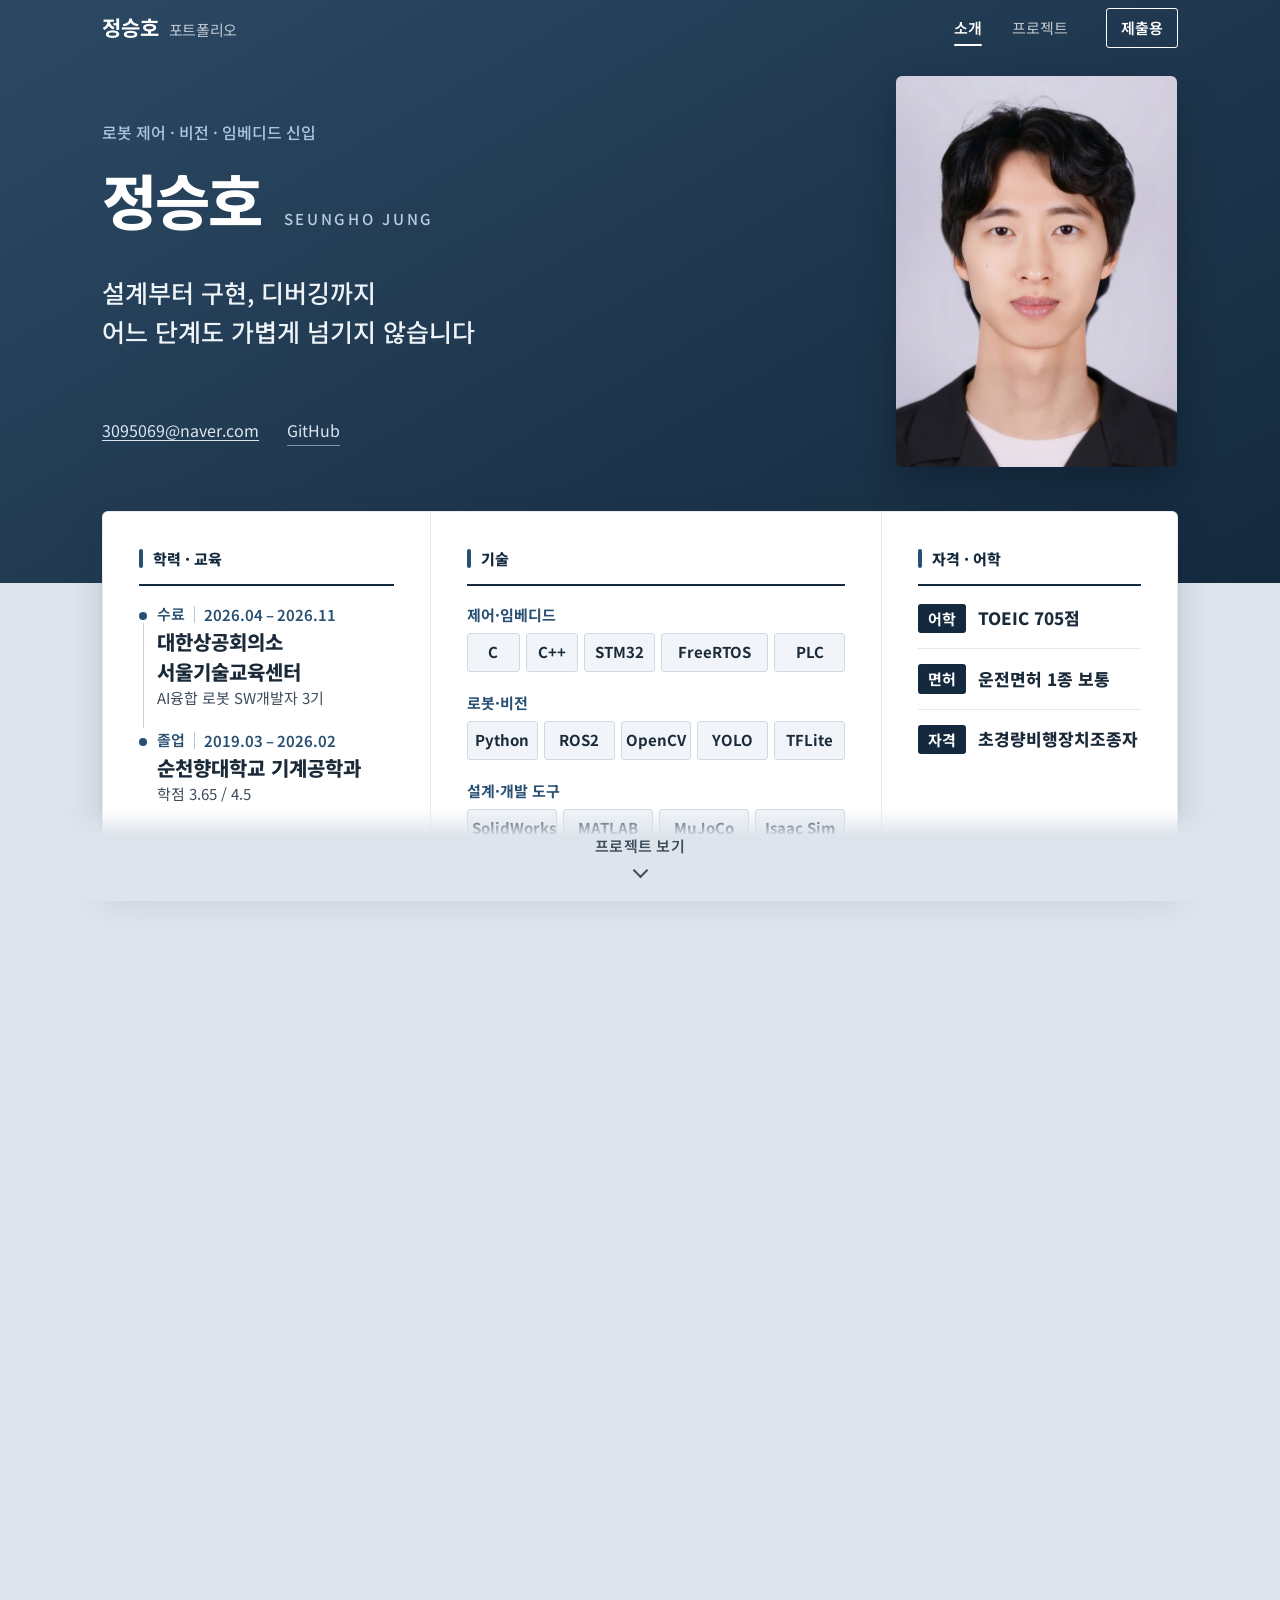
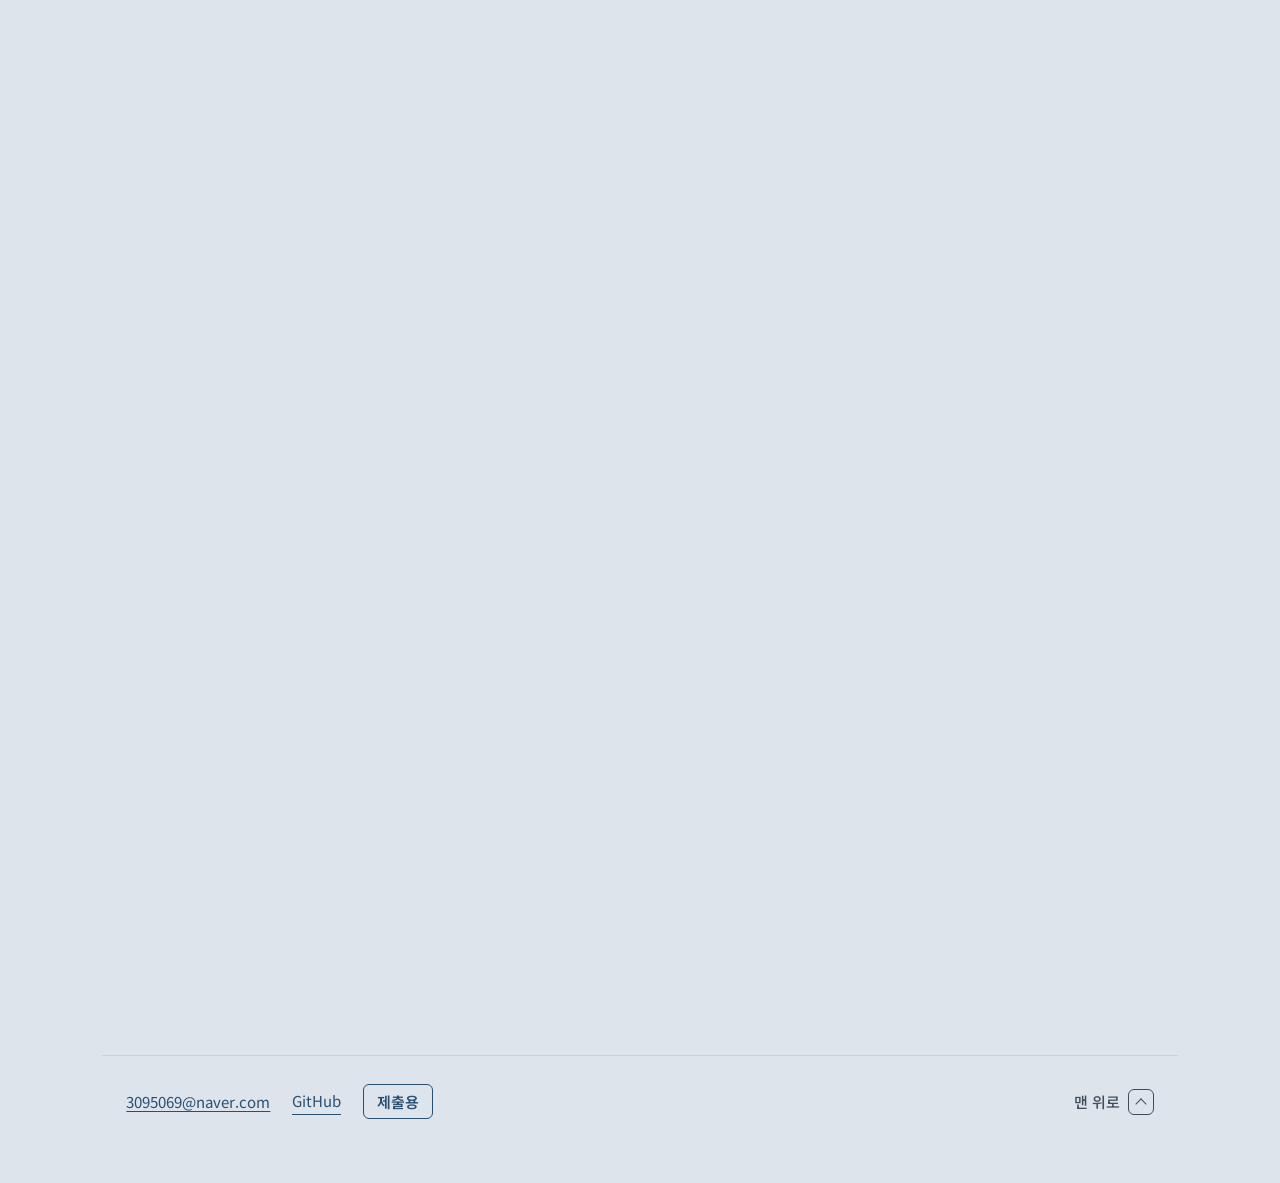
<file: docs/index.html>
<!DOCTYPE html>

<html lang="ko"><head><meta charset="utf-8"/><meta content="width=device-width,initial-scale=1,viewport-fit=cover" name="viewport"/>
<meta content="noindex" name="robots"/><title>정승호 포트폴리오</title>
<meta name="description" content="로봇 제어·비전·임베디드 신입 정승호의 포트폴리오. 비전 기반 로봇팔 조립·검사, 이동 로봇, 엣지 AI, PLC, 신호 처리, 웹앱 프로젝트."/>
<meta property="og:type" content="website"/><meta property="og:title" content="정승호 포트폴리오"/>
<meta property="og:description" content="로봇 제어·비전·임베디드 신입 정승호의 포트폴리오. 비전 기반 로봇팔 조립·검사, 이동 로봇, 엣지 AI, PLC, 신호 처리, 웹앱 프로젝트."/><meta property="og:url" content="https://sditr0414.github.io/"/>
<meta property="og:image" content="https://sditr0414.github.io/assets/images/og-cover.jpg?v=2"/><meta property="og:image:width" content="1200"/><meta property="og:image:height" content="630"/>
<meta name="twitter:card" content="summary_large_image"/>
<link href="https://fonts.googleapis.com" rel="preconnect"/><link crossorigin="" href="https://fonts.gstatic.com" rel="preconnect"/>
<link href="https://fonts.googleapis.com/css2?family=Noto+Sans+KR:wght@400;500;600;700;800;900&amp;display=swap" rel="stylesheet"/>
<link href="app.css?v=20261112-fix3" rel="stylesheet"/></head>
<body>
<a class="skip" href="#about">본문으로 이동</a>
<header class="top" id="top">
<a class="brand" href="#home">정승호<span>포트폴리오</span></a>
<nav aria-label="바로가기"><a href="#home">소개</a><a href="#projects">프로젝트</a><a class="pdf" href="https://sditr0414.github.io/portfolio-submission/" rel="noopener" target="_blank">제출용</a></nav>
</header>
<main id="list">
<section aria-label="소개" class="hero" id="home">
<div class="hero-in">
<div class="hero-copy">
<p class="h-role l1">로봇 제어 · 비전 · 임베디드 신입</p>
<h1 class="l2">정승호<span class="name-en">SEUNGHO JUNG</span></h1>
<p class="h-tag l3">설계부터 구현, 디버깅까지<br/>어느 단계도 가볍게 넘기지 않습니다</p>
<p class="h-links l4"><a class="mail" href="mailto:3095069@naver.com" title="이메일 보내기 · 주소 복사">3095069@naver.com</a><a href="https://github.com/sditr0414" rel="noopener" target="_blank">GitHub</a></p>
</div>
<figure class="h-photo l3"><img alt="정승호 프로필 사진" height="790" src="assets/images/profile.jpg" width="569"/></figure>
</div>
</section>
<section aria-label="학력·기술·자격" class="about" id="about">
<div class="about-card">
<div class="ab ab-edu">
<h2>학력 · 교육</h2>
<ol>
<li><time><span class="edu-state">수료</span>2026.04 – 2026.11</time><b>대한상공회의소 서울기술교육센터</b><span>AI융합 로봇 SW개발자 3기</span></li>
<li><time><span class="edu-state">졸업</span>2019.03 – 2026.02</time><b>순천향대학교 기계공학과</b><span>학점 3.65 / 4.5</span></li>
</ol>
</div>
<div class="ab ab-skill" id="skills">
<h2>기술</h2>
<dl>
<div><dt><x-nw>제어·임베디드</x-nw></dt><dd class="chips"><span class="narrow">C</span><span class="narrow">C++</span><span>STM32</span><span class="wide">FreeRTOS</span><span>PLC</span></dd></div>
<div><dt><x-nw>로봇·비전</x-nw></dt><dd class="chips"><span>Python</span><span>ROS2</span><span>OpenCV</span><span>YOLO</span><span>TFLite</span></dd></div>
<div><dt><x-nw>설계·개발</x-nw> 도구</dt><dd class="chips"><span>SolidWorks</span><span>MATLAB</span><span>MuJoCo</span><span>Isaac Sim</span></dd></div>
</dl>
</div>
<div class="ab ab-skill ab-cert" id="background">
<h2>자격 · 어학</h2>
<dl>
<div><dt>어학</dt><dd>TOEIC 705점</dd></div>
<div><dt>면허</dt><dd>운전면허 1종 보통</dd></div>
<div><dt>자격</dt><dd>초경량비행장치조종자</dd></div>
</dl>
</div>
</div>
<a class="scroll-cue" href="#projects"><span>프로젝트 보기</span><i aria-hidden="true"></i></a>
</section>
<section aria-labelledby="pj-t" class="sec" id="projects">
<div class="sec-head reveal"><h2 id="pj-t">대표 프로젝트</h2></div>
<div class="pj-grid"><article class="pc pc-lead reveal" data-project="opencv">
<a aria-label="비전 기반 로봇팔 조립·검사 자세히 보기" class="pc-link" href="#opencv"></a>
<div class="pc-media"><img src="assets/images/poster-card-opencv-workcell-wide-20261030.webp" alt="작업대 위 로봇팔과 지그, 부품 팔레트" decoding="async" fetchpriority="high"><video data-src="assets/videos/card-opencv-workcell-wide-20261030.mp4" muted loop playsinline preload="none" aria-hidden="true"></video></div>
<div class="pc-body">
<p class="pc-meta"><span>비전 · 로봇팔</span></p>
<h3>비전 기반 로봇팔 <x-nw>조립·검사</x-nw></h3>
<p class="pc-sum">달라지는 지그 위치에 로봇팔 동작을 맞추고, Pi5에서 <x-nw>YOLO·OpenCV·CAD로</x-nw> 부품과 안착 상태를 확인하는 시스템</p>
<p class="pc-tags"><span>YOLO</span><span>OpenCV</span><span>ROS2</span></p>
<span class="pc-more" aria-hidden="true">자세히 보기</span>
</div>
</article><article class="pc reveal" data-project="robot">
<a aria-label="원격 물품 회수·운반 로봇 자세히 보기" class="pc-link" href="#robot"></a>
<div class="pc-media"><img src="assets/images/poster-card-robot.webp" alt="바닥을 주행하는 4륜 이동 로봇과 로봇팔" loading="lazy" decoding="async"><video data-src="assets/videos/card-robot.mp4" muted loop playsinline preload="none" aria-hidden="true"></video></div>
<div class="pc-body">
<p class="pc-meta"><span>이동 로봇 · 임베디드</span></p>
<h3>원격 물품 <x-nw>회수·운반</x-nw> 로봇</h3>
<p class="pc-sum">4륜 이동체에 로봇팔을 올려, 스마트폰으로 이동하며 물품을 집어 옮기는 로봇</p>
<p class="pc-tags"><span>STM32</span><span>FreeRTOS</span><span>Bluetooth</span></p>
<span class="pc-more" aria-hidden="true">자세히 보기</span>
</div>
</article><article class="pc reveal" data-project="vision">
<a aria-label="AI 기반 보행 보조 장치 자세히 보기" class="pc-link" href="#vision"></a>
<div class="pc-media"><img src="assets/images/poster-vision-demo.webp" alt="보행 영상에서 사람과 차량, 지면을 탐지한 실행 화면" loading="lazy" decoding="async"><video data-src="assets/videos/vision-demo.mp4" muted loop playsinline preload="none" aria-hidden="true"></video></div>
<div class="pc-body">
<p class="pc-meta"><span>영상 인식 · 엣지 AI</span></p>
<h3>AI 기반 보행 보조 장치</h3>
<p class="pc-sum"><x-nw>사람·차량·장애물을</x-nw> 탐지하고, 지면 종류와 보행 위험을 알려 주는 Pi5 장치</p>
<p class="pc-tags"><span>Python · OpenCV</span><span>YOLO26n</span><span>TFLite INT8</span></p>
<span class="pc-more" aria-hidden="true">자세히 보기</span>
</div>
</article></div>
<div class="sec-head sub reveal"><h2>그 밖의 프로젝트</h2></div>
<div class="pj-grid small"><article class="pc pc-small reveal" data-project="plc">
<a aria-label="PLC 기반 창고 적재 제어 자세히 보기" class="pc-link" href="#plc"></a>
<div class="pc-media"><img src="assets/images/poster-card-plc-par.webp" alt="컨베이어와 센서, 적재 창고로 이뤄진 PLC 실습 설비" loading="lazy" decoding="async"><video data-src="assets/videos/card-plc-par.mp4" muted loop playsinline preload="none" aria-hidden="true"></video></div>
<div class="pc-body">
<p class="pc-meta"><span>산업 자동화 · PLC</span></p>
<h3>PLC 기반 창고 적재 제어</h3>
<p class="pc-sum">MPS 설비에서 <x-nw>금속·비금속</x-nw> 소재를 분류하고, 병렬 시퀀스로 1–4층 창고에 쌓고 비우는 공정</p>
<p class="pc-tags"><span>PLC</span><span>GX Works2</span><span>GT Designer3</span></p>
<span class="pc-more" aria-hidden="true">자세히 보기</span>
</div>
</article><article class="pc pc-small reveal" data-project="thesis">
<a aria-label="노크 위치 탐지 연구 자세히 보기" class="pc-link" href="#thesis"></a>
<div class="pc-media fit"><img src="assets/images/poster-knock-demo.webp" alt="노크 위치를 실시간으로 예측하는 화면과 실험 장치" loading="lazy" decoding="async"><video data-src="assets/videos/knock-demo.mp4" muted loop playsinline preload="none" aria-hidden="true"></video></div>
<div class="pc-body">
<p class="pc-meta"><span>신호 처리 · 기계학습</span></p>
<h3>노크 위치 탐지 연구</h3>
<p class="pc-sum">센서 8개의 진동 신호로 아크릴판을 두드린 위치를 9개 구역 중에서 찾는 연구</p>
<p class="pc-tags"><span>MATLAB</span><span>신호 처리</span><span>기계학습</span></p>
<span class="pc-more" aria-hidden="true">자세히 보기</span>
</div>
</article><article class="pc pc-small reveal" data-project="travel">
<a aria-label="Travel Visualizer 자세히 보기" class="pc-link" href="#travel"></a>
<div class="pc-media"><img src="assets/images/poster-card-travel2.webp" alt="지도 위 이동 경로와 여행 사진을 나란히 보여 주는 화면" loading="lazy" decoding="async"><video data-src="assets/videos/card-travel2.mp4" muted loop playsinline preload="none" aria-hidden="true"></video></div>
<div class="pc-body">
<p class="pc-meta"><span>웹앱 · 지도 시각화</span></p>
<h3>Travel Visualizer</h3>
<p class="pc-sum">여행 사진과 타임라인 이동 기록을 지도 위에 이어, 경로와 장면을 다시 보는 웹앱</p>
<p class="pc-tags"><span>React</span><span>TypeScript</span><span>MapLibre</span></p>
<span class="pc-more" aria-hidden="true">자세히 보기</span>
</div>
</article></div>
<p class="end"><a class="mail" href="mailto:3095069@naver.com" title="이메일 보내기 · 주소 복사">3095069@naver.com</a><a href="https://github.com/sditr0414" rel="noopener" target="_blank">GitHub</a><a href="https://sditr0414.github.io/portfolio-submission/" rel="noopener" target="_blank">제출용</a><a class="to-top" href="#home"><span>맨 위로</span><i aria-hidden="true"></i></a></p>
</section>
</main>
<div class="sheet" hidden="" id="sheet">
<div class="sheet-bar"><a class="back" href="#projects">메인으로</a><span class="sheet-title" id="sheet-title"></span><a class="pdf" href="https://sditr0414.github.io/portfolio-submission/" rel="noopener" target="_blank">제출용</a></div>
<div class="sheet-in"><article aria-labelledby="dv-opencv" class="dv robot-study" data-id="opencv" hidden="">
<header class="dv-head">
<p class="dv-cat">비전 · 로봇팔<span>2026.09 – 2026.11</span><a class="dv-code" href="https://github.com/7s-FA/opencv-teach" target="_blank" rel="noopener" aria-label="GitHub 소스 코드: 비전 기반 로봇팔 조립·검사 (새 창)">GitHub 소스 코드 ↗</a></p>
<h2 id="dv-opencv" tabindex="-1">비전 기반 로봇팔 <x-nw>조립·검사</x-nw></h2>
<p class="dv-lead">달라지는 지그 위치에 동작을 맞추고, Pi5에서 <x-nw>YOLO·OpenCV·CAD로</x-nw> 부품과 안착 상태를 확인함</p>
<dl class="brief">
<div><dt>과제</dt><dd>운반 로봇의 도킹 오차와 부품 가림이 있어도 저장한 동작으로 조립·하차 공정 유지</dd></div>
<div><dt>담당</dt><dd>로봇팔 2대의 비전 <x-nw>보정·티칭</x-nw> <x-nw>GUI·Pi5</x-nw> 연동, <x-nw>데이터·모델</x-nw> 비교와 실행 기준 검증</dd></div>
<div><dt>결과</dt><dd class="lines"><x-nw>팔레트 검출률 79.3% → 99.6%,</x-nw> <x-nw>최저 클래스 IoU 85.32% → 96.72%,</x-nw> <x-nw>지그 채택부터 조립·하차까지 시연</x-nw></dd></div>
</dl>
</header>
<nav class="dv-toc" aria-label="상세 목차"><ol><li><a class="key" href="#opencv-1" data-to="opencv-1"><b>01</b><x-nw>개요·시연</x-nw></a></li><li><a href="#opencv-2" data-to="opencv-2"><b>02</b>작업 흐름</a></li><li><a href="#opencv-3" data-to="opencv-3"><b>03</b>지그 위치 채택</a></li><li><a class="key" href="#opencv-4" data-to="opencv-4"><b>04</b>목표 자세 보정</a></li><li><a href="#opencv-5" data-to="opencv-5"><b>05</b>티칭 GUI</a></li><li><a class="key" href="#opencv-6" data-to="opencv-6"><b>06</b><x-nw>부품·안착</x-nw> 검사</a></li><li><a href="#opencv-7" data-to="opencv-7"><b>07</b><x-nw>지그·팔레트</x-nw> 채택</a></li><li><a href="#opencv-8" data-to="opencv-8"><b>08</b>학습 데이터</a></li><li><a href="#opencv-9" data-to="opencv-9"><b>09</b>학습 방식 비교</a></li><li><a class="key" href="#opencv-10" data-to="opencv-10"><b>10</b>Pi5 실행 최적화</a></li><li><a href="#opencv-11" data-to="opencv-11"><b>11</b>작업 로그·오류 추적</a></li><li><a href="#opencv-12" data-to="opencv-12"><b>12</b>WPF 관제·액션 프로토콜</a></li></ol><p class="toc-note"><i aria-hidden="true"></i>핵심</p></nav>

<section class="ds ds-first" id="opencv-1" aria-label="개요·시연">
<div class="ds-body"><div class="split overview">
<div class="overview-copy">
<dl class="specs"><div><dt>장비</dt><dd><span class="spec-item spec-pair"><span class="spec-k">로봇팔</span><span class="spec-unit">SO-101 2대</span></span><span class="spec-item spec-pair"><span class="spec-k">제어기</span><span class="spec-unit">Raspberry Pi5</span></span><span class="spec-item spec-pair"><span class="spec-k">카메라</span><span class="spec-unit">32×32 UVC 모듈</span></span></dd></div><div><dt>공정</dt><dd><span class="spec-item"><span class="spec-unit">지그 도착 → A/B 부품 조립</span> <span class="spec-unit">→ 완제품 하차</span></span></dd></div><div><dt>비전</dt><dd>YOLO · OpenCV · CAD 정합</dd></div><div><dt>제어</dt><dd><x-nw>FK·IK</x-nw> 보정 · ROS2 Action</dd></div><div><dt>시뮬레이션</dt><dd><span class="spec-item spec-pair"><span class="spec-k">티칭 앱</span><span class="spec-unit">MuJoCo</span></span><span class="spec-item spec-pair"><span class="spec-k">가상 데이터셋</span><span class="spec-unit">Isaac Sim</span></span></dd></div></dl>
<p class="study-takeaway">도킹 위치가 달라져도 카메라로 지그를 다시 측정해 저장한 동작의 목표를 보정함</p><div class="project-actions"><a class="text-link" href="https://github.com/7s-FA/opencv-teach" rel="noopener" target="_blank">GitHub 소스 코드 <span aria-hidden="true">↗</span></a></div>
</div>
<figure class="main-figure"><div class="inline-demo"><video class="inline-demo-video" data-src="assets/videos/opencv-workcell-demo-20261029.mp4" poster="assets/images/opencv-workcell-demo-20261029.webp" aria-label="지그 채택과 A/B 조립·검사 실물 시연 · 6배속 편집 · 무음" muted loop playsinline controls preload="none"></video></div><figcaption>지그 채택부터 B 조립·하차, A 조립까지 시연 · 6배속</figcaption></figure>
</div></div></section>

<section class="ds" id="opencv-2">
<div class="ds-head"><p class="ds-no">02<span>작업 흐름</span></p><h3>작업 요청부터 <x-nw>검사·오류</x-nw> 기록까지 연결</h3></div>
<div class="ds-body">
<ol class="flow row3"><li><span>01</span><h4>ROS2 작업 요청</h4><p><x-nw>조립·하차</x-nw> 작업 단위(에피소드)와 제품 종류 전달</p></li><li><span>02</span><h4>Pi5에서 <x-nw>준비·실행</x-nw></h4><p>지그 <x-nw>측정·시작</x-nw> 검사 후 저장한 스텝 수행</p></li><li><span>03</span><h4>결과와 근거 반환</h4><p><x-nw>진행·완료·실패</x-nw> 상태와 <x-nw>검사·오류</x-nw> 기록</p></li></ol>
<div class="case-grid"><section><h4>기준 일치</h4><p><x-nw>PC·Pi5의</x-nw> <x-nw>캘리브레이션·툴</x-nw> <x-nw>기준점(TCP)·좌표계를</x-nw> 일치시킴</p></section><section><h4>원인 추적</h4><p>판정 <x-nw>영상·설정·오류</x-nw> 로그로 원인을 찾음</p></section><section><h4>검증</h4><p>실물 지그 보정과 저장 <x-nw>영상·Pi5</x-nw> 추론으로 확인</p></section></div>

</div></section>
<section class="ds study-jig" id="opencv-3">
<div class="ds-head"><p class="ds-no">03<span>지그 위치 채택</span></p><h3>측정한 지그 위치를 검증한 뒤 동작 기준으로 채택</h3></div>
<div class="ds-body"><div class="split">
<figure><div class="inline-demo"><video class="inline-demo-video" data-src="assets/videos/opencv-jig-adoption.mp4?v=20261021restored18" poster="assets/images/opencv-jig-live.webp?v=20261021restored18" aria-label="지그 위치 재채택 시연 · 무음" muted loop playsinline controls preload="none"></video></div><figcaption>지그 <x-nw>이동·회전</x-nw> 후 위치와 방향을 다시 채택하는 시연 · PC 처리</figcaption></figure>
<div class="text-stack">
<section><h4>운반용 지그 · AI + OpenCV</h4><p>AI로 초기 영역을 찾고 OpenCV로 추적함. 실제 <x-nw>외곽·격자·원형</x-nw> 특징으로 위치와 360° 방향을 검증함</p></section>
<section><h4>완제품 팔레트 · AI + CAD</h4><p>완제품 하차용 받침대. 보이는 AI 마스크 경계에 설계 형상을 정합해 가려진 부분까지 <x-nw>위치·방향을</x-nw> 산출함</p></section>
<section><h4>동작에 넘기기 전</h4><p>여러 관측 간 일치 여부와 측정 시점을 확인하고 위치를 채택한 뒤 실행함</p></section>
</div></div></div></section>

<section class="ds" id="opencv-4">
<div class="ds-head"><p class="ds-no">04<span>목표 자세 보정</span></p><h3>지그의 <x-nw>이동·회전을</x-nw> 집게 목표에 반영</h3></div>
<div class="ds-body">
<div class="split correction-demo">
<figure class="main-figure"><div class="inline-demo"><video class="inline-demo-video" data-src="assets/videos/opencv-demo.mp4" poster="assets/images/opencv-demo.webp" aria-label="지그 위치 보정 실물 시연 · 무음" muted loop playsinline controls preload="none"></video></div><figcaption>지그 위치 변화에 따른 동작 보정 시연</figcaption></figure>
<figure class="study-transform"><svg viewBox="0 0 640 222" role="img" aria-label="티칭 기준의 집게 작업점을 지그 이동과 회전만큼 바꾼 뒤 역기구학으로 관절 목표를 계산"><g fill="#203b52" font-size="19" text-anchor="middle"><text x="135" y="22">티칭 기준 위치</text><text x="510" y="22">현재 지그 위치</text></g><g transform="translate(0 10)"><g fill="none" stroke="#7593ab" stroke-width="2"><rect x="60" y="62" width="150" height="90"/><rect x="-75" y="-45" width="150" height="90" transform="translate(510 107) rotate(-18)"/></g><g fill="#315e80"><circle cx="108" cy="107" r="6"/><circle cx="160" cy="107" r="8"/><circle cx="484" cy="115" r="6"/><circle cx="534" cy="99" r="8"/><path d="M252 103h112v-9l22 13-22 13v-9H252Z"/></g><g fill="#203b52" font-size="19" text-anchor="middle"><text x="319" y="84">이동 Δx·Δy</text><text x="319" y="144">회전 θ</text></g></g><text x="320" y="214" font-size="17" fill="#4a5d70" text-anchor="middle">집게 높이와 벌림은 유지</text></svg></figure>
</div>
<ol class="flow row4"><li><span>01</span><h4>순기구학</h4><p>티칭 관절값과 TCP로 집게 자세 계산</p></li><li><span>02</span><h4>목표 변환</h4><p>지그 <x-nw>이동·회전만큼</x-nw> 집게 목표 보정</p></li><li><span>03</span><h4>역기구학</h4><p>관절 <x-nw>범위·자세</x-nw> 연속성을 확인해 계산</p></li><li><span>04</span><h4>도착 확인</h4><p>모터 실측 각도로 목표 도착 확인</p></li></ol>
</div></section>

<section class="ds study-gui" id="opencv-5">
<div class="ds-head"><p class="ds-no">05<span>티칭 GUI</span></p><h3>기준 <x-nw>설정·스텝</x-nw> <x-nw>편집·검사를</x-nw> 한 화면에서 관리</h3></div>
<div class="ds-body"><div class="study-gui-layout">
<figure><div class="inline-demo"><video class="inline-demo-video" data-src="assets/videos/opencv-gui.mp4?v=20261030nocursor" poster="assets/images/opencv-gui-poster.webp?v=20261030nocursor" aria-label="티칭 GUI 동작 예시 · 무음" muted loop playsinline controls preload="none"></video></div></figure>
<div class="text-stack">
<section><h4>기준 설정</h4><p><x-nw>원점·TCP·카메라와</x-nw> 팔별 좌표 기준을 관리함</p></section>
<section><h4>스텝 편집</h4><p>고정 자세 또는 지그 기준 보정 자세를 선택해 작업 순서를 구성함</p></section>
<section><h4><x-nw>측정·검사</x-nw> 확인</h4><p>지그 위치 채택 상태와 <x-nw>부품·안착</x-nw> 검사 결과를 확인함</p></section>
</div></div></div></section>

<section class="ds study-inspection" id="opencv-6">
<div class="ds-head"><p class="ds-no">06<span><x-nw>부품·안착</x-nw> 검사</span></p><h3>부품 종류와 제자리에 놓였는지를 따로 확인</h3></div>
<div class="ds-body">
<div class="case-grid c2"><section class="cat" style="--cat:#1d9a93"><h4>AI 라벨 · 무엇이 있는가</h4><p>A/B <x-nw>부품·조립</x-nw> 상태를 구분하고 검사 위치에 연결</p></section><section class="cat" style="--cat:#d99a1e"><h4>CAD 검사 · 제자리에 있는가</h4><p>설계 <x-nw>형상·위치·방향으로</x-nw> 안착 상태 확인</p></section></div>
<table class="study-table"><caption>같은 검사 위치에서 비교한 결과</caption><thead><tr><th scope="col">방식</th><th scope="col">부품 구분</th><th scope="col">평균 처리</th></tr></thead><tbody>
<tr><th scope="row">OpenCV</th><td>247/249</td><td>0.937초</td></tr>
<tr class="study-selected"><th scope="row">AI 라벨 + CAD<span class="pick">채택</span></th><td>249/249</td><td>1.592초</td></tr>
</tbody></table>
<p class="study-takeaway">부품 구분 오류 2건을 없애 249개를 모두 정확히 구분</p>
</div></section>

<section class="ds study-locate" id="opencv-7">
<div class="ds-head"><p class="ds-no">07<span>지그·팔레트 채택</span></p><h3>AI가 찾은 영역을 형상으로 검증해 <x-nw>지그·팔레트</x-nw> 위치 채택</h3></div>
<div class="ds-body"><div class="locate-row"><div class="locate-label"><h4>운반용 지그</h4><p>외곽·격자·원형 특징으로 <br>위치와 360° 방향 검증</p></div><div class="process-strip"><figure class="process-step"><h4>01 · AI 후보 영역</h4><svg viewBox="840 250 420 450" role="img" aria-label="실제 AI가 분리한 운반용 지그 마스크"><image href="assets/images/robot-carrier-source.webp" width="1280" height="720"/><path d="M1117,532 L1121,536 L1125,544 L1139,565 L1141,570 L1151,586 L1156,598 L1155,601 L1144,611 L1113,635 L1102,645 L1091,650 L1085,650 L1077,640 L1070,627 L1067,624 L1066,621 L1052,600 L1047,591 L1046,583 L1050,578 L1053,577 L1063,570 L1072,562 L1103,540 L1110,533 L1112,532 Z M1180,502 L1183,505 L1189,517 L1194,524 L1198,532 L1198,537 L1177,555 L1173,555 L1169,551 L1165,543 L1162,540 L1160,535 L1158,533 L1154,525 L1154,519 L1164,511 L1167,510 L1174,503 Z M1036,462 L1044,462 L1054,465 L1062,473 L1065,482 L1065,493 L1062,501 L1057,507 L1051,511 L1041,514 L1032,513 L1027,510 L1019,502 L1015,491 L1016,482 L1020,473 L1028,465 Z M960,365 L956,369 L953,376 L954,386 L957,393 L965,400 L975,404 L983,403 L989,400 L994,395 L996,388 L996,381 L992,373 L985,367 L978,363 L968,362 Z M983,331 L990,339 L994,346 L1005,360 L1008,366 L1026,390 L1028,394 L1028,398 L1015,410 L1000,419 L979,434 L965,442 L961,442 L950,429 L944,419 L938,412 L926,393 L923,390 L920,384 L916,379 L916,373 L918,369 L923,364 L947,351 L955,345 L970,337 L977,332 Z M1053,273 L1048,277 L1028,288 L1026,290 L1016,295 L1007,297 L1004,301 L997,307 L992,309 L959,329 L934,342 L901,362 L890,367 L883,372 L883,385 L949,484 L950,487 L967,512 L969,517 L977,528 L979,533 L997,559 L1009,580 L1022,599 L1025,606 L1031,614 L1033,619 L1039,627 L1041,632 L1045,637 L1058,660 L1062,665 L1068,677 L1071,681 L1073,682 L1078,682 L1093,670 L1101,665 L1112,655 L1134,638 L1141,631 L1157,619 L1191,590 L1204,577 L1212,571 L1235,549 L1243,538 L1243,532 L1236,520 L1233,517 L1227,516 L1222,512 L1209,489 L1205,484 L1203,480 L1203,475 L1206,470 L1206,468 L1199,455 L1195,451 L1193,450 L1187,450 L1183,447 L1176,435 L1173,432 L1169,424 L1166,421 L1163,415 L1155,404 L1154,401 L1144,388 L1138,377 L1125,359 L1119,348 L1107,334 L1106,328 L1113,320 L1113,318 L1110,313 L1106,309 L1088,284 L1083,283 L1080,286 L1075,287 L1067,279 L1063,273 Z" fill="#27d3cb" fill-opacity=".55" stroke="#27d3cb" stroke-width="1.5" fill-rule="evenodd"/></svg><figcaption>청록색 영역에서 지그 후보를 찾음</figcaption></figure><figure class="process-step"><h4>02 · <x-nw>외곽·격자</x-nw> 검증</h4><svg viewBox="840 250 420 450" role="img" aria-label="실제로 검출한 지그 외곽과 내부 격자 교차점"><image href="assets/images/robot-carrier-source.webp" width="1280" height="720"/><polygon points="1075.30,684.48 878.45,374.53 1060.24,269.70 1240.13,544.85" fill="none" stroke="#27d3cb" stroke-width="4" /><circle cx="1106.60" cy="508.49" r="12" fill="none" stroke="#f5b840" stroke-width="4"/><path d="M1086.60 508.49h40 M1106.60 488.49v40" stroke="#f5b840" stroke-width="2"/><circle cx="1049.43" cy="415.89" r="12" fill="none" stroke="#f5b840" stroke-width="4"/><path d="M1029.43 415.89h40 M1049.43 395.89v40" stroke="#f5b840" stroke-width="2"/></svg><figcaption>외곽 크기와 내부 격자 배치를 대조</figcaption></figure><figure class="process-step"><h4>03 · 360° 방향 확인</h4><svg viewBox="840 250 420 450" role="img" aria-label="원형 특징과 중심 방향을 표시한 운반용 지그"><image href="assets/images/robot-carrier-source.webp" width="1280" height="720"/><polygon points="1075.30,684.48 878.45,374.53 1060.24,269.70 1240.13,544.85" fill="none" stroke="#27d3cb" stroke-width="2" /><polygon points="992.56,383.71 992.74,382.08 992.76,380.42 992.61,378.76 992.30,377.09 991.83,375.46 991.21,373.85 990.44,372.31 989.52,370.82 988.48,369.42 987.31,368.11 986.03,366.91 984.65,365.83 983.18,364.87 981.64,364.05 980.05,363.38 978.40,362.85 976.74,362.48 975.05,362.27 973.38,362.22 971.72,362.33 970.10,362.61 968.52,363.04 967.02,363.63 965.59,364.37 964.26,365.25 963.03,366.27 961.93,367.41 960.95,368.67 960.11,370.03 959.42,371.48 958.89,373.01 958.52,374.60 958.31,376.24 958.26,377.90 958.39,379.58 958.68,381.27 959.14,382.93 959.76,384.55 960.53,386.13 961.44,387.64 962.50,389.07 963.68,390.41 964.98,391.63 966.38,392.74 967.88,393.71 969.44,394.54 971.07,395.22 972.74,395.75 974.43,396.11 976.14,396.31 977.83,396.35 979.51,396.21 981.14,395.92 982.72,395.46 984.23,394.84 985.65,394.07 986.98,393.16 988.19,392.12 989.27,390.95 990.23,389.67 991.04,388.30 991.70,386.83 992.21,385.30" fill="none" stroke="#fa6999" stroke-width="5" /><path d="M1068.24 465.74h14 M1075.24 458.74v14 M1075.24 465.74L1034.32 402.89" fill="none" stroke="#f5b840" stroke-width="3"/><circle cx="1034.32" cy="402.89" r="3.5" fill="#f5b840"/></svg><figcaption>원형 특징으로 앞뒤를 구분하고 <x-nw>중심·방향</x-nw> 계산</figcaption></figure></div></div><div class="locate-row"><div class="locate-label"><h4>완제품 팔레트</h4><p>보이는 영역에 CAD를 맞춰 <br>가려진 부분까지 위치 계산</p></div><div class="process-strip pallet-process"><figure class="process-step"><h4>01 · AI 후보 영역</h4><svg viewBox="340 80 195 200" role="img" aria-label="실제 AI가 찾은 팔레트의 보이는 마스크 영역"><image href="assets/images/robot-pallet-occluded.png" width="1280" height="720"/><path d="M461,131 L451,132 L450,134 L452,139 L460,151 L464,159 L464,161 L474,179 L475,185 L478,192 L478,197 L474,201 L466,205 L464,205 L462,207 L414,231 L409,231 L405,228 L405,226 L394,204 L391,194 L381,172 L376,168 L374,169 L368,177 L368,183 L370,189 L384,220 L384,222 L393,239 L393,241 L395,243 L395,245 L399,253 L407,266 L415,266 L431,258 L447,248 L468,238 L470,238 L479,233 L481,233 L501,223 L504,220 L504,214 L497,199 L497,197 L494,193 L484,171 L478,162 L478,160 L468,139 Z" fill="#27d3cb" fill-opacity=".55" stroke="#27d3cb" stroke-width="1.5" fill-rule="evenodd"/></svg><figcaption>보이는 팔레트 영역을 AI 마스크로 분리</figcaption></figure><figure class="process-step"><h4>02 · CAD 형상 정합</h4><svg viewBox="340 80 195 200" role="img" aria-label="보이는 AI 마스크 경계와 CAD 외곽을 정합한 팔레트"><image href="assets/images/robot-pallet-occluded.png" width="1280" height="720"/><path d="M461,131 L451,132 L450,134 L452,139 L460,151 L464,159 L464,161 L474,179 L475,185 L478,192 L478,197 L474,201 L466,205 L464,205 L462,207 L414,231 L409,231 L405,228 L405,226 L394,204 L391,194 L381,172 L376,168 L374,169 L368,177 L368,183 L370,189 L384,220 L384,222 L393,239 L393,241 L395,243 L395,245 L399,253 L407,266 L415,266 L431,258 L447,248 L468,238 L470,238 L479,233 L481,233 L501,223 L504,220 L504,214 L497,199 L497,197 L494,193 L484,171 L478,162 L478,160 L468,139 Z" fill="#27d3cb" fill-opacity=".55" stroke="#27d3cb" stroke-width="1.5" fill-rule="evenodd"/><polygon points="400.72,253.71 404.71,251.69 408.71,249.66 412.72,247.63 416.75,245.60 420.79,243.57 424.84,241.54 428.90,239.51 432.98,237.48 437.07,235.44 441.17,233.40 445.28,231.37 449.40,229.33 453.54,227.29 457.68,225.25 461.84,223.21 466.00,221.17 470.18,219.13 474.36,217.10 478.56,215.06 482.76,213.02 486.98,210.98 491.20,208.94 495.43,206.91 499.67,204.87 497.95,201.69 496.24,198.51 494.53,195.34 492.83,192.18 491.13,189.02 489.44,185.87 487.75,182.73 486.07,179.60 484.40,176.47 482.73,173.35 481.06,170.24 479.40,167.14 477.75,164.05 476.10,160.96 474.46,157.88 472.83,154.81 471.20,151.75 469.57,148.70 467.96,145.66 466.34,142.62 464.74,139.59 463.14,136.58 461.54,133.57 459.96,130.57 455.97,132.45 451.98,134.34 448.01,136.23 444.04,138.12 440.09,140.01 436.14,141.91 432.21,143.80 428.28,145.70 424.36,147.60 420.46,149.50 416.56,151.40 412.68,153.30 408.80,155.20 404.94,157.10 401.09,159.01 397.24,160.91 393.41,162.81 389.60,164.72 385.79,166.62 382.00,168.52 378.21,170.43 374.44,172.33 370.68,174.24 366.94,176.14 368.27,179.28 369.61,182.43 370.96,185.59 372.31,188.75 373.67,191.93 375.04,195.11 376.41,198.30 377.79,201.50 379.17,204.71 380.56,207.92 381.96,211.15 383.37,214.38 384.78,217.61 386.20,220.86 387.62,224.11 389.05,227.37 390.49,230.64 391.93,233.92 393.38,237.20 394.84,240.49 396.30,243.78 397.77,247.08 399.24,250.39" fill="none" stroke="#f5b840" stroke-width="2.3" /></svg><figcaption>마스크 경계에 설계 외곽을 맞춤</figcaption></figure><figure class="process-step"><h4>03 · <x-nw>위치·방향</x-nw> 계산</h4><svg viewBox="340 80 195 200" role="img" aria-label="실제 CAD 정합으로 계산한 전체 팔레트 외곽과 중심 방향"><image href="assets/images/robot-pallet-occluded.png" width="1280" height="720"/><polygon points="400.72,253.71 404.71,251.69 408.71,249.66 412.72,247.63 416.75,245.60 420.79,243.57 424.84,241.54 428.90,239.51 432.98,237.48 437.07,235.44 441.17,233.40 445.28,231.37 449.40,229.33 453.54,227.29 457.68,225.25 461.84,223.21 466.00,221.17 470.18,219.13 474.36,217.10 478.56,215.06 482.76,213.02 486.98,210.98 491.20,208.94 495.43,206.91 499.67,204.87 497.95,201.69 496.24,198.51 494.53,195.34 492.83,192.18 491.13,189.02 489.44,185.87 487.75,182.73 486.07,179.60 484.40,176.47 482.73,173.35 481.06,170.24 479.40,167.14 477.75,164.05 476.10,160.96 474.46,157.88 472.83,154.81 471.20,151.75 469.57,148.70 467.96,145.66 466.34,142.62 464.74,139.59 463.14,136.58 461.54,133.57 459.96,130.57 455.97,132.45 451.98,134.34 448.01,136.23 444.04,138.12 440.09,140.01 436.14,141.91 432.21,143.80 428.28,145.70 424.36,147.60 420.46,149.50 416.56,151.40 412.68,153.30 408.80,155.20 404.94,157.10 401.09,159.01 397.24,160.91 393.41,162.81 389.60,164.72 385.79,166.62 382.00,168.52 378.21,170.43 374.44,172.33 370.68,174.24 366.94,176.14 368.27,179.28 369.61,182.43 370.96,185.59 372.31,188.75 373.67,191.93 375.04,195.11 376.41,198.30 377.79,201.50 379.17,204.71 380.56,207.92 381.96,211.15 383.37,214.38 384.78,217.61 386.20,220.86 387.62,224.11 389.05,227.37 390.49,230.64 391.93,233.92 393.38,237.20 394.84,240.49 396.30,243.78 397.77,247.08 399.24,250.39" fill="none" stroke="#f5b840" stroke-width="2.3" /><path d="M423.77 189.71h14 M430.77 182.71v14 M430.77 189.71L459.54 175.68" fill="none" stroke="#f5b840" stroke-width="3"/><circle cx="459.54" cy="175.68" r="3.5" fill="#f5b840"/></svg><figcaption>정합한 CAD에서 중심과 방향 계산</figcaption></figure></div></div><div class="pallet-process-summary"><div class="adoption-rule adoption-compact"><ol class="adoption-flow" aria-label="지그·팔레트 채택 판단 흐름"><li><strong>조기 채택</strong><span>첫 3관측 검증 통과<br>관측 간 허용 오차 이내</span></li><li><strong>4초 판단</strong><span>조기 조건 미충족 시<br>과반 그룹 중앙값 채택</span></li><li><strong>재시도</strong><span>미채택 시 반복<br>총 5회 실패 시 중단</span></li></ol><p class="adoption-after"><b>채택 후</b> · 실행용 고정 전 허용 오차를 벗어나면 <x-nw>무효화·재측정</x-nw> · 지그 허용 오차 <x-nw>0.5mm·0.5°</x-nw></p></div><div class="pallet-metrics"><figure class="prate" aria-label="팔레트 검출률, 촬영 사진 285장 최초 검출 시: 외곽선 검출 79.3%(226/285장), AI 인식 + 외곽선 80.7%(230/285장), AI 인식 + 설계 형상 맞춤 99.6%(284/285장, 채택)"><figcaption>팔레트 검출률 · 촬영 사진 285장 · <span style="white-space:nowrap">최초 검출 시</span></figcaption><div class="prate-row"><span class="prate-label">외곽선 검출</span><span class="prate-track"><i style="width:79.3%"></i></span><strong>79.3%<small>(226/285장)</small></strong></div><div class="prate-row"><span class="prate-label">AI 인식 + 외곽선</span><span class="prate-track"><i style="width:80.7%"></i></span><strong>80.7%<small>(230/285장)</small></strong></div><div class="prate-row sel"><span class="prate-label">AI 인식 + 설계 형상 맞춤<span class="pick">채택</span></span><span class="prate-track"><i style="width:99.6%"></i></span><strong>99.6%<small>(284/285장)</small></strong></div></figure></div></div></div></section>
<section class="ds study-data" id="opencv-8">
<div class="ds-head"><p class="ds-no">08<span>학습 데이터</span></p><h3>실제 촬영 데이터에 <x-nw>배치·조명</x-nw> 변화를 보완</h3><p class="ds-deck"><x-nw>지그·단품·부분</x-nw> <x-nw>조립체·완제품을</x-nw> 13개 클래스로 구분</p></div>
<div class="ds-body">
<div class="study-pair">
<figure><a class="image-open" href="assets/images/robot-training-real.png" aria-label="실물 데이터 원본 크게 보기"><img src="assets/images/robot-training-real.png" width="1280" height="720" loading="lazy" alt="실제 작업대의 운반 지그와 리니어 지그, 부품을 촬영한 데이터"></a><figcaption>실물 사진 · 부품 <x-nw>종류·보이는</x-nw> 윤곽 확인</figcaption></figure>
<figure><a class="image-open" href="assets/images/robot-training-synthetic.png?v=20261021bothsafe" aria-label="Isaac Sim 가상 데이터 원본 크게 보기"><img src="assets/images/robot-training-synthetic.png?v=20261021bothsafe" width="1280" height="720" loading="lazy" alt="Isaac Sim에서 기준 위치 근처의 지그와 부품 배치를 유지하고 두 로봇팔을 안전자세로 둔 장면"></a><figcaption>가상 데이터 · <x-nw>배치·적재·조명</x-nw> 변화</figcaption></figure>
</div>
<figure class="dsplit" aria-label="학습·검증·테스트 분리: 실물 사진 243·30·31장, 가상 사진 729·90·93장"><figcaption><span><x-nw>학습·검증·테스트</x-nw> 분리</span><span class="dsplit-legend"><span><i class="t"></i>학습</span><span><i class="v"></i>검증</span><span><i class="s"></i>테스트</span></span></figcaption><div class="dsplit-row"><span class="dsplit-label">실물 304장</span><span class="dsplit-track"><i class="t" style="width:26.64%"></i><i class="v" style="width:3.29%"></i><i class="s" style="width:3.40%"></i></span><strong>243 · 30 · 31<small>장</small></strong></div><div class="dsplit-row"><span class="dsplit-label">가상 912장</span><span class="dsplit-track"><i class="t" style="width:79.93%"></i><i class="v" style="width:9.87%"></i><i class="s" style="width:10.20%"></i></span><strong>729 · 90 · 93<small>장</small></strong></div></figure>
<p class="study-takeaway">가상 75% + 실물 25% · 총 1,216장<br>가상 데이터에 오안착 137장과 경계 사례 45장 포함</p>
</div></section>

<section class="ds" id="opencv-9">
<div class="ds-head"><p class="ds-no">09<span>학습 방식 비교</span></p><h3>최저 클래스 IoU를 고려해 순차 모델 채택</h3></div>
<div class="ds-body"><div class="method-cards"><section class="method-card"><h4>실물만</h4><p class="method-sub">실물 사진만으로 학습</p><p class="method-label">최저 클래스 IoU</p><p class="method-hero">85.32<small>%</small></p><div class="method-bar" aria-hidden="true"><i style="width:26.6%"></i></div><dl><div><dt>평균</dt><dd>96.81%</dd></div><div><dt>클래스 간 편차</dt><dd>3.36</dd></div></dl></section><section class="method-card"><h4>혼합</h4><p class="method-sub">실물·가상 사진을 함께 학습</p><p class="method-label">최저 클래스 IoU</p><p class="method-hero">96.11<small>%</small></p><div class="method-bar" aria-hidden="true"><i style="width:80.5%"></i></div><dl><div><dt>평균</dt><dd>97.67%</dd></div><div><dt>클래스 간 편차</dt><dd>0.70</dd></div></dl></section><section class="method-card is-picked"><h4>순차<em>채택</em></h4><p class="method-sub">가상 학습 후 실물로 추가 학습</p><p class="method-label">최저 클래스 IoU</p><p class="method-hero">96.72<small>%</small></p><div class="method-bar" aria-hidden="true"><i style="width:83.6%"></i></div><dl><div><dt>평균</dt><dd>97.66%</dd></div><div><dt>클래스 간 편차</dt><dd>0.60</dd></div></dl></section></div><p class="study-takeaway">평균 IoU가 비슷한 혼합·순차 중 최저 클래스 IoU가 높고 편차가 작은 순차 학습 채택</p><p class="method-note">YOLO26n · FP16 · 실물 31장·169개 · 신뢰도 50% · Pi5 · 막대 길이는 80–100% 구간 기준</p></div></section>

<section class="ds" id="opencv-10">
<div class="ds-head"><p class="ds-no">10<span>Pi5 실행 최적화</span></p><h3>FP16과 YOLO26n으로 Pi5 처리 비용을 줄임</h3><p class="ds-deck">입력 960 · 신뢰도 50% · 처리 시간은 Pi5 24회 중앙값</p></div>
<div class="ds-body">
<div class="study-pair study-opt">
<div><table class="study-table"><caption>실행 형식 · YOLO26n 순차 학습</caption><thead><tr><th scope="col">형식</th><th scope="col">처리 시간</th><th scope="col">IoU(%)</th></tr></thead><tbody>
<tr><th scope="row">원본</th><td>1.341초</td><td>97.68</td></tr>
<tr class="study-selected"><th scope="row">FP16<span class="pick">채택</span></th><td>0.523초</td><td>97.66</td></tr>
<tr><th scope="row">INT8 혼합</th><td>0.831초</td><td>96.53</td></tr>
</tbody></table></div>
<div><table class="study-table"><caption>모델 후보 · s 혼합 / n 순차 · FP16</caption><thead><tr><th scope="col">모델</th><th scope="col">처리 시간</th><th scope="col">IoU(%)</th><th scope="col">최대 메모리</th></tr></thead><tbody>
<tr><th scope="row">YOLO26s</th><td>1.121초</td><td>97.81</td><td>409.7MiB</td></tr>
<tr class="study-selected"><th scope="row">YOLO26n<span class="pick">채택</span></th><td>0.523초</td><td>97.66</td><td>253.9MiB</td></tr>
</tbody></table></div>
</div>
<div class="study-opt-take">
<div class="study-decision"><p class="study-decision-title">FP16 채택</p><p class="study-decision-result">처리 시간 <strong>61%</strong> 감소</p><p class="study-decision-detail">원본 대비 IoU 차이 0.02점</p></div>
<div class="study-decision"><p class="study-decision-title">YOLO26n 채택</p><p class="study-decision-result">처리 시간 <strong>53%</strong> 감소</p><p class="study-decision-detail">s 대비 IoU 차이 0.15점 · 메모리 38% 절감</p></div>
</div>
</div></section>


<section class="ds study-logs" id="opencv-11">
<div class="ds-head"><p class="ds-no">11<span>작업 <x-nw>로그·오류</x-nw> 추적</span></p><h3>오안착 원인을 실행 기록과 판정 사진으로 확인</h3></div>
<div class="ds-body"><div class="log-evidence">
<div><h4>01 · 실행 기록 요약</h4><table class="study-table"><thead><tr><th scope="col">시각</th><th scope="col">기록</th></tr></thead><tbody><tr><td><time>19:50:15</time></td><td>A 조립 작업 접수</td></tr><tr><td><time>19:50:23</time></td><td>지그 <x-nw>위치·방향</x-nw> 확정</td></tr><tr class="log-failure"><td><time>19:50:25</time></td><td>중심 이탈 7.8mm · 안착 불합격</td></tr><tr><td><time>19:50:27</time></td><td>판정 <x-nw>사진·오류</x-nw> 기록 저장</td></tr><tr><td><time>19:50:27</time></td><td>에피소드 중단</td></tr></tbody></table><p class="log-source">실제 실행 로그에서 발췌</p><p class="log-reason"><b>중심 이탈 7.8mm &gt; 허용 5mm</b><br>제자리를 벗어난 부품을 검출해 작업 중단</p></div>
<div class="log-link" aria-hidden="true"><span>→</span><b>같은 실행</b></div>
<figure><h4>02 · 저장된 판정 사진</h4><a class="image-open" href="assets/images/robot-execution-failure.jpg?v=20261029labels2" aria-label="같은 실행에서 저장된 오안착 판정 사진 크게 보기"><img src="assets/images/robot-execution-failure.jpg?v=20261029labels2" width="1280" height="720" loading="lazy" alt="A 하단 부품의 중심 이탈을 붉은 외곽으로 표시한 동일 실행의 실제 판정 사진"></a><figcaption>붉은 영역 · A 하단 오안착, 중심 이탈 7.8mm</figcaption></figure>
</div><p class="log-summary">정지·에러 사유 확인 → <code>FAILURE_IMAGES</code> 경로 → 같은 실행의 판정 사진 조회</p></div></section>

<section class="ds study-logs study-console" id="opencv-12">
<div class="ds-head"><p class="ds-no">12<span>WPF <x-nw>관제·액션</x-nw> 프로토콜</span></p><h3>관제 화면에서 작업을 요청하고 실행 기록으로 확인</h3></div>
<div class="ds-body"><div class="log-evidence">
<figure><h4>01 · WPF 관제 화면</h4><a class="image-open" href="assets/images/so101-wpf-console.webp" aria-label="WPF 관제 화면 크게 보기"><img src="assets/images/so101-wpf-console.webp" width="1920" height="847" loading="lazy" alt="조립·적재 명령 버튼과 팔별 운전 상태, 최근 명령의 완료·실패 이력을 보여 주는 WPF 관제 화면"></a><figcaption>명령 <x-nw>요청·팔별</x-nw> 운전 <x-nw>상태·최근</x-nw> 명령 결과</figcaption></figure>
<div class="log-link" aria-hidden="true"><span>→</span><b>실행 기록</b></div>
<div><h4>02 · 작업 실행 기록 요약</h4><table class="study-table"><thead><tr><th scope="col">시각</th><th scope="col">기록</th></tr></thead><tbody><tr><td><time>11:37:44</time></td><td>팔레트 <x-nw>위치·방향</x-nw> 확정</td></tr><tr><td><time>11:37:54</time></td><td>하차 1/11단계 · 대기 위치</td></tr><tr><td><time>11:38:12</time></td><td>하차 11/11단계 · 안전 자세</td></tr><tr class="log-done"><td><time>11:38:22</time></td><td>B <x-nw>조립·적재</x-nw> 완료 · 전체 106.4초</td></tr></tbody></table><p class="log-source">실제 실행 로그에서 발췌 · <a class="text-link" href="assets/logs/work-watch-b.txt?v=pose-time" target="_blank" rel="noopener">터미널 로그 전문 ↗</a></p></div>
</div>
<ol class="flow row3"><li><span>01</span><h4>작업 요청 · Goal</h4><p>관제에서 고른 작업을 Ubuntu 중계가 ROS2 액션으로 Pi5에 전달</p></li><li><span>02</span><h4>진행 상태 · Feedback</h4><p>조립 완료 신호를 받고 적재 중 상태를 관제 화면에 표시</p></li><li><span>03</span><h4>최종 결과 · Result</h4><p>성공 결과와 대기 상태 수신 후 완료 표시</p></li></ol>
<p class="log-summary">0.25초마다 생존 신호 교환 → 3초간 응답 없으면 팔 <x-nw>정지·작업</x-nw> 보류 → 재연결 시 같은 요청 ID로 결과 조회</p></div></section>

<nav aria-label="다른 프로젝트" class="pager"><a href="#travel"><small>06</small><b>Travel Visualizer</b></a><a class="next" href="#robot"><small>02</small><b>원격 물품 <x-nw>회수·운반</x-nw> 로봇</b></a></nav>
</article><article aria-labelledby="dv-robot" class="dv" data-id="robot" hidden="">
<header class="dv-head">
<p class="dv-cat">이동 로봇 · 임베디드<span>2026.07</span><a class="dv-code" href="https://github.com/sditr0414/mobile-retrieval-robot" target="_blank" rel="noopener" aria-label="GitHub 소스 코드: 원격 물품 회수·운반 로봇 (새 창)">GitHub 소스 코드 ↗</a></p>
<h2 id="dv-robot" tabindex="-1">원격 물품 <x-nw>회수·운반</x-nw> 로봇</h2>
<p class="dv-lead">4륜 이동체와 로봇팔을 결합해 스마트폰으로 주행과 물품 회수 동작을 제어함</p>
<dl class="brief"><div><dt>과제</dt><dd>1주 안에 이동하며 물품을 집어 옮기는 로봇팔 시연품 제작</dd></div><div><dt>담당</dt><dd>로봇팔 <x-nw>제작·제어,</x-nw> STM32 펌웨어 <x-nw>구축·통합,</x-nw> 통신 패킷 규격과 앱 연동</dd></div><div><dt>결과</dt><dd class="lines"><x-nw>S-curve 제어로 급격한 동작 완화,</x-nw> <x-nw>부하 시 떨림 감소,</x-nw> <x-nw>3점 보정으로 관절 원점·리미트 설정</x-nw></dd></div></dl>
</header>
<nav class="dv-toc" aria-label="상세 목차"><ol><li><a class="key" href="#robot-1" data-to="robot-1"><b>01</b><x-nw>개요·시연</x-nw></a></li><li><a href="#robot-2" data-to="robot-2"><b>02</b>시스템 구성</a></li><li><a href="#robot-3" data-to="robot-3"><b>03</b>하드웨어 구성</a></li><li><a class="key" href="#robot-4" data-to="robot-4"><b>04</b>통신 패킷</a></li><li><a href="#robot-5" data-to="robot-5"><b>05</b>서보 <x-nw>출력·보정</x-nw></a></li><li><a class="key" href="#robot-6" data-to="robot-6"><b>06</b>S-curve 제어</a></li><li><a href="#robot-7" data-to="robot-7"><b>07</b>티칭 저장</a></li><li><a href="#robot-8" data-to="robot-8"><b>08</b><x-nw>태스크·보호</x-nw></a></li><li><a class="key" href="#robot-9" data-to="robot-9"><b>09</b><x-nw>앱·문제</x-nw> 해결</a></li></ol><p class="toc-note"><i aria-hidden="true"></i>핵심</p></nav>
<section class="ds ds-first" id="robot-1" aria-label="개요·시연">
<div class="ds-body"><div class="slide-body">
<div class="split overview"><div class="overview-copy"><dl class="specs"><div><dt>제어부</dt><dd>STM32F411 · FreeRTOS</dd></div><div><dt>구동 구성</dt><dd>4WD · 서보 6개</dd></div><div><dt>통신</dt><dd>블루투스 16바이트 패킷</dd></div><div><dt>역할</dt><dd>프로젝트 리더</dd></div></dl><div class="tags"><span>STM32F411</span><span>C · FreeRTOS</span><span>Flutter</span><span>Bluetooth</span></div><div class="project-actions"><a class="text-link" href="https://github.com/sditr0414/mobile-retrieval-robot" rel="noopener" target="_blank">GitHub 소스 코드 <span aria-hidden="true">↗</span></a></div></div><figure class="main-figure inline-video-figure figure-board"><div class="inline-demo"><video aria-label="원격 물품 회수·운반 시연 · 무음" class="inline-demo-video" controls="" data-poster="assets/images/robot-demo.webp" data-src="assets/videos/robot-demo.mp4" loop="" muted="" playsinline="" poster="assets/images/robot-demo.webp" preload="none"></video></div><figcaption>원격 물품 <x-nw>회수·운반</x-nw> 시연</figcaption></figure></div>
</div></div></section>
<section class="ds" id="robot-2"><div class="ds-head"><p class="ds-no">02<span>시스템 구성</span></p><h3>이동체와 로봇팔을 STM32 한 보드로</h3><p class="ds-deck">고정형 로봇팔의 작업 공간 한계를 이동체로 보완한 시연품</p></div><div class="ds-body"><div class="split"><figure><a class="image-open" href="assets/images/robot-system-crop.webp" aria-label="STM32 중심의 제어 시스템 구성도 크게 보기"><img src="assets/images/robot-system-crop.webp" alt="STM32 중심의 제어 시스템 구성도" width="1349" height="846" loading="lazy" decoding="async"></a><figcaption>시스템 구성 · 앱 – 블루투스 – STM32 – <x-nw>드라이버·IMU</x-nw></figcaption></figure><div class="col"><div class="text-stack"><section><h4>제어 통합</h4><p>주행과 로봇팔 제어를 STM32 한 보드와 하나의 통신 규격으로 묶음</p></section><section><h4>연결 구조</h4><ul class="dots"><li>앱 → 블루투스 <span style="white-space:nowrap">HC-05</span> → UART → STM32</li><li>I²C로 서보 드라이버와 IMU, PWM으로 DC 모터 드라이버 제어</li></ul></section><section><h4>전원 분리</h4><ul class="dots"><li><x-nw>서보용·차량용</x-nw> 배터리를 나누고 GND만 공통 연결</li><li>큰 전류가 STM32 보드를 거치지 않도록 배선</li></ul></section></div></div></div><ol class="flow row4"><li><span>01</span><h4>시스템 설계</h4><p><x-nw>기능·하드웨어</x-nw> 선정, 통신 규격과 제어 구조</p></li><li><span>02</span><h4>구현</h4><p>Flutter 앱, RC카 조립, 로봇팔 3D 프린팅</p></li><li><span>03</span><h4>하드웨어 통합</h4><p>이동체와 로봇팔 결합, <x-nw>전원·배선</x-nw> 조립</p></li><li><span>04</span><h4><x-nw>테스트·검증</x-nw></h4><p>PID 튜닝, 티칭 시퀀스, Flash 저장 확인</p></li></ol></div></section>
<section class="ds" id="robot-3"><div class="ds-head"><p class="ds-no">03<span>하드웨어 구성</span></p><h3><x-nw>제어부·통신·구동부</x-nw> 사양</h3></div><div class="ds-body"><div class="split"><figure><a class="image-open" href="assets/images/robot-wiring.webp" aria-label="로봇팔·이동체의 전체 배선도 크게 보기"><img src="assets/images/robot-wiring.webp" alt="로봇팔·이동체의 전체 배선도" width="1173" height="785" loading="lazy" decoding="async"></a><figcaption><x-nw>로봇팔·이동체의</x-nw> 전체 배선도</figcaption></figure><div class="col"><table class="spec-table"><thead><tr><th scope="col">구분</th><th scope="col">부품 · 주요 사양</th></tr></thead><tbody><tr><th scope="row">제어부</th><td data-h="부품 · 주요 사양">STM32 NUCLEO-F411RE<small>Cortex-M4 · 100MHz</small></td></tr><tr><th scope="row">통신</th><td data-h="부품 · 주요 사양">HC-05 블루투스<small>UART 9600bps</small></td></tr><tr><th scope="row">서보 드라이버</th><td data-h="부품 · 주요 사양">PCA9685<small>16채널 PWM · I²C</small></td></tr><tr><th scope="row">모터 드라이버</th><td data-h="부품 · 주요 사양">L298N<small>듀얼 H-브리지</small></td></tr><tr><th scope="row">IMU</th><td data-h="부품 · 주요 사양">MPU6050<small>6축 · I²C</small></td></tr><tr><th scope="row"><x-nw>구동·관절</x-nw></th><td data-h="부품 · 주요 사양">DC 기어드 모터 4개<small>MG996R 4개 · SG90 2개</small></td></tr></tbody></table></div></div></div></section>
<section class="ds" id="robot-4"><div class="ds-head"><p class="ds-no">04<span>통신 패킷</span></p><h3>16바이트 고정 길이, 모드별 페이로드</h3><p class="ds-deck">앱과 펌웨어가 같은 패킷을 쓰고, 모드에 따라 데이터 영역의 의미를 바꿈</p></div><div class="ds-body"><div class="packet" aria-label="16바이트 패킷 구조"><span class="pk-h"><b>0xAA</b><i>[0]</i></span><span class="pk-m"><b>Mode</b><i>[1]</i></span><span class="pk-d"><b>Data Payload</b><i>[2] – [13]</i></span><span class="pk-c"><b>Checksum</b><i>[14]</i></span><span class="pk-h"><b>0x55</b><i>[15]</i></span></div><table class="issue-table narrow"><thead><tr><th scope="col">모드</th><th scope="col">전달 내용</th></tr></thead><tbody><tr><th scope="row" class="cat" style="--cat:#4f7fb8">Mode 0</th><td data-h="전달 내용">차량 주행 · E-STOP · PID</td></tr><tr><th scope="row" class="cat" style="--cat:#3f9483">Mode 1</th><td data-h="전달 내용">6채널 로봇팔 · 속도 · Transaction ID</td></tr><tr><th scope="row" class="cat" style="--cat:#9a6fa6">Mode 2</th><td data-h="전달 내용">12개 티칭 시퀀스 조회 · 재생 · 저장</td></tr><tr><th scope="row" class="cat" style="--cat:#dd8a2b">Mode 3</th><td data-h="전달 내용">PID 계수 · 서보 3점 보정 · 설정 저장</td></tr></tbody></table></div></section>
<section class="ds" id="robot-5"><div class="ds-head"><p class="ds-no">05<span>서보 <x-nw>출력·보정</x-nw></span></p><h3>관절 목표각을 PWM 카운트로</h3></div><div class="ds-body"><ol class="flow row5"><li><span>01</span><h4>관절 목표</h4><p>어깨 관절 50°</p></li><li><span>02</span><h4>펄스폭 계산</h4><p>50° → 1056µs</p></li><li><span>03</span><h4>카운트 변환</h4><p>12비트 카운트 216</p></li><li><span>04</span><h4>I²C 기록</h4><p>어깨 연결 2번 채널</p></li><li><span>05</span><h4>PWM 출력</h4><p>50Hz로 서보 이동</p></li></ol><div class="case-grid c2"><section><h4>PCA9685를 쓴 이유</h4><p>STM32 타이머 채널을 아끼고, 6개 서보의 펄스폭을 채널별로 설정함</p></section><section><h4>관절 <x-nw>원점·리미트</x-nw> 보정</h4><p><x-nw>−90°·0°·+90°</x-nw> 3지점의 실측 펄스를 저장해 원점과 리미트를 정함</p></section></div></div></section>
<section class="ds" id="robot-6"><div class="ds-head"><p class="ds-no">06<span>S-curve 제어</span></p><h3>20ms마다 펄스폭을 단계적으로 변경</h3></div><div class="ds-body"><div class="split"><figure class="svg-fig"><div class="svg-box"><svg viewBox="0 0 548 312" role="img" aria-label="S-curve 속도 곡선과 가속도 곡선: 가속, 등속, 감속 구간"><line x1="170" y1="30" x2="170" y2="292" class="sv-div"/><line x1="370" y1="30" x2="370" y2="292" class="sv-div"/><text x="4" y="56" class="sv-t">속도</text><line x1="60" y1="140" x2="508" y2="140" class="sv-axis"/><line x1="60" y1="30" x2="60" y2="140" class="sv-axis"/><path d="M60,140 C115,140 115,52 170,52 L370,52 C425,52 425,140 480,140" class="sv-curve"/><text x="512" y="145" class="sv-s">시간</text><text x="115" y="166" class="sv-p" text-anchor="middle">가속</text><text x="270" y="166" class="sv-p" text-anchor="middle">등속</text><text x="425" y="166" class="sv-p" text-anchor="middle">감속</text><text x="4" y="204" class="sv-t">가속도</text><line x1="60" y1="240" x2="508" y2="240" class="sv-axis"/><line x1="60" y1="186" x2="60" y2="292" class="sv-axis"/><path d="M60,240 L115,196 L170,240 L370,240 L425,284 L480,240" class="sv-curve sv-acc-line"/><text x="512" y="245" class="sv-s">시간</text></svg></div><figcaption>S-curve <x-nw>속도·가속도</x-nw> 개념도</figcaption></figure><div class="col"><div class="text-stack"><section><h4>도입 이유</h4><p>목표 각도를 즉시 적용하면 <x-nw>속도·가속도가</x-nw> 불연속으로 변해 팔에 무리가 감</p></section><section><h4>동작 방식</h4><p>5차 다항식으로 20ms마다 목표 각도를 계산하고 펄스폭으로 출력함</p></section><section><h4>속도 설정</h4><p>100% 최대 약 62.5°/s · 80% 약 50°/s · 50% 약 31.25°/s</p></section></div></div></div></div></section>
<section class="ds" id="robot-7"><div class="ds-head"><p class="ds-no">07<span>티칭 저장</span></p><h3>RAM에서 편집하고 Flash에 일괄 기록</h3><p class="ds-deck">전원이 꺼져도 유지되도록 프로그램과 분리된 Flash 영역 사용</p></div><div class="ds-body"><ol class="flow row3"><li><span>01</span><h4>Read</h4><p>부팅 시 Sector 7의 <x-nw>설정·티칭</x-nw> 데이터를 RAM으로 읽음</p></li><li><span>02</span><h4>Modify</h4><p>앱에서 바꾼 값은 RAM에서만 수정</p></li><li><span>03</span><h4>Write</h4><p>저장 명령을 받으면 Sector 7에 일괄 기록</p></li></ol><dl class="specs"><div><dt>저장 영역</dt><dd>Flash Sector 7 · 128KB</dd></div><div><dt>시퀀스</dt><dd>최대 12개</dd></div><div><dt>웨이포인트</dt><dd>시퀀스당 30개</dd></div><div><dt>웨이포인트 값</dt><dd>서보 6개 각도</dd></div></dl></div></section>
<section class="ds" id="robot-8"><div class="ds-head"><p class="ds-no">08<span><x-nw>태스크·보호</x-nw></span></p><h3>FreeRTOS 우선순위와 안전 로직</h3></div><div class="ds-body"><div class="split stretch"><table class="spec-table"><thead><tr><th scope="col">태스크 · 우선순위</th><th scope="col">주기 · 역할</th></tr></thead><tbody><tr><th scope="row">driveTask<small>High</small></th><td data-h="주기 · 역할">명령 즉시, 최대 20ms<small>모터 출력 · PID · 500ms 통신 타임아웃</small></td></tr><tr><th scope="row">bluetoothTask<small>AboveNormal</small></th><td data-h="주기 · 역할">5ms<small>DMA 수신 파싱 · 명령 큐 전달</small></td></tr><tr><th scope="row">armTask<small>Normal</small></th><td data-h="주기 · 역할">명령 5ms · 서보 20ms<small>S-curve · PCA9685 · 티칭 · Flash</small></td></tr><tr><th scope="row">imuTask<small>BelowNormal</small></th><td data-h="주기 · 역할">20ms<small>MPU6050 측정 · 필터 · 상대 Yaw</small></td></tr><tr><th scope="row">statusTask<small>Low</small></th><td data-h="주기 · 역할">250ms<small><x-nw>PID·IMU</x-nw> 상태 교대 송신</small></td></tr></tbody></table><div class="col"><div class="text-stack"><section><h4>로봇팔 보호 로직</h4><ul class="dots"><li>부팅 시 서보 출력 OFF, 최초 운행 시 원점 정렬 후 활성화</li><li>로봇팔 <x-nw>이동·Flash</x-nw> 작업 중에는 주행 잠금</li><li>PCA9685 오류 시 출력 차단 후 1초 간격 재초기화</li><li>로봇팔 응답이 10초간 없으면 앱이 E-STOP 요청</li></ul></section></div></div></div></div></section>
<section class="ds" id="robot-9"><div class="ds-head"><p class="ds-no">09<span><x-nw>앱·문제</x-nw> 해결</span></p><h3>조작 화면과 로봇팔 구동 문제의 개선</h3></div><div class="ds-body"><figure class="app-showcase"><div class="app-screens"><div class="app-screen"><p class="app-label cat-dot" style="--cat:#4f7fb8"><b>01</b> 주행</p><a class="image-open" href="assets/images/robot-app-drive.webp" aria-label="주행 화면 크게 보기"><img src="assets/images/robot-app-drive.webp" alt="주행 화면: 조이스틱과 PID 상태" width="446" height="996" loading="lazy" decoding="async"></a></div><div class="app-screen"><p class="app-label cat-dot" style="--cat:#3f9483"><b>02</b> 로봇팔</p><a class="image-open" href="assets/images/robot-app-arm.webp" aria-label="로봇팔 화면 크게 보기"><img src="assets/images/robot-app-arm.webp" alt="로봇팔 화면: 관절별 슬라이더" width="446" height="996" loading="lazy" decoding="async"></a></div><div class="app-screen"><p class="app-label cat-dot" style="--cat:#dd8a2b"><b>03</b> 원점 보정</p><a class="image-open" href="assets/images/robot-app-calib.webp" aria-label="원점 보정 화면 크게 보기"><img src="assets/images/robot-app-calib.webp" alt="원점 보정 화면: 관절 선택과 펄스값 조정" width="446" height="996" loading="lazy" decoding="async"></a></div><div class="app-screen"><p class="app-label cat-dot" style="--cat:#9a6fa6"><b>04</b> 티칭</p><a class="image-open" href="assets/images/robot-app-teach.webp" aria-label="티칭 화면 크게 보기"><img src="assets/images/robot-app-teach.webp" alt="티칭 화면: 시퀀스 선택과 자세 저장" width="446" height="996" loading="lazy" decoding="async"></a></div></div><figcaption>앱 TEST 모드 화면</figcaption></figure><table class="issue-table cols3"><thead><tr><th scope="col">문제</th><th scope="col">원인</th><th scope="col">개선</th></tr></thead><tbody><tr><th scope="row">로봇팔 불안정</th><td data-h="원인">목표 각도를 즉시 적용해 펄스폭이 급변하고 <x-nw>속도·가속도가</x-nw> 불연속으로 변함</td><td data-h="개선">서보 교체와 S-curve 제어</td></tr><tr><th scope="row">부하 시 떨림</th><td data-h="원인"><ul class="dots"><li>손목 <x-nw>회전·그리퍼</x-nw> 서보에서 순간 떨림</li><li>긴 <x-nw>케이블·커넥터</x-nw> 저항으로 서보 단자 전압이 순간 저하</li></ul></td><td data-h="개선">커패시터 적용과 전원 배선 점검</td></tr></tbody></table></div></section>
<nav aria-label="다른 프로젝트" class="pager"><a href="#opencv"><small>01</small><b>비전 기반 로봇팔 <x-nw>조립·검사</x-nw></b></a><a class="next" href="#vision"><small>03</small><b>AI 기반 보행 보조 장치</b></a></nav>
</article><article aria-labelledby="dv-vision" class="dv" data-id="vision" hidden="">
<header class="dv-head">
<p class="dv-cat">영상 인식 · 엣지 AI<span>2026.05</span><a class="dv-code" href="https://github.com/sditr0414/GreenLight/tree/main/라즈베리파이%20구동/object_assist" target="_blank" rel="noopener" aria-label="GitHub 소스 코드: AI 기반 보행 보조 장치 (새 창)">GitHub 소스 코드 ↗</a></p>
<h2 id="dv-vision" tabindex="-1">AI 기반 보행 보조 장치</h2>
<p class="dv-lead">Pi5에서 객체 탐지와 지면 분할 모델을 실행해 지면 종류와 보행 위험을 알림</p>
<dl class="brief"><div><dt>과제</dt><dd class="lines"><x-nw>Pi5 한 대에서 영상 처리,</x-nw> <x-nw>객체 탐지, 지면 분할을 함께 실행</x-nw></dd></div><div><dt>담당</dt><dd>라벨 통합, 모델 <x-nw>학습·INT8</x-nw> 변환, 실행 환경 구성, <x-nw>ROI·알림</x-nw> 판단 로직</dd></div><div><dt>결과</dt><dd class="lines"><x-nw>입력 512×288, 객체 10종·지면 7종으로 줄여</x-nw> <x-nw>Pi5에서 추론과 알림 판단 확인</x-nw></dd></div></dl>
</header>
<nav class="dv-toc" aria-label="상세 목차"><ol><li><a class="key" href="#vision-1" data-to="vision-1"><b>01</b><x-nw>개요·시연</x-nw></a></li><li><a href="#vision-2" data-to="vision-2"><b>02</b>처리 구조</a></li><li><a class="key" href="#vision-3" data-to="vision-3"><b>03</b>데이터와 모델</a></li><li><a href="#vision-4" data-to="vision-4"><b>04</b>입력 영상 처리</a></li><li><a href="#vision-5" data-to="vision-5"><b>05</b>ROI 설정</a></li><li><a class="key" href="#vision-6" data-to="vision-6"><b>06</b><x-nw>장애물·사람</x-nw> 판단</a></li><li><a href="#vision-7" data-to="vision-7"><b>07</b>차량 접근 판단</a></li><li><a href="#vision-8" data-to="vision-8"><b>08</b>알림 정리</a></li><li><a class="key" href="#vision-9" data-to="vision-9"><b>09</b>검증 범위</a></li></ol><p class="toc-note"><i aria-hidden="true"></i>핵심</p></nav>
<section class="ds ds-first" id="vision-1" aria-label="개요·시연">
<div class="ds-body"><div class="slide-body">
<div class="split overview"><div class="overview-copy"><dl class="specs"><div><dt>실행 장치</dt><dd>Raspberry Pi5 · USB 카메라</dd></div><div><dt>모델</dt><dd>YOLO26n · INT8 TFLite</dd></div><div><dt>안내 방식</dt><dd>TTS 음성 안내</dd></div><div><dt>검증 입력</dt><dd>녹화 영상</dd></div></dl><div class="tags"><span>Python · OpenCV</span><span>YOLO26n</span><span>TFLite INT8</span></div><div class="project-actions"><a class="text-link" href="https://github.com/sditr0414/GreenLight/tree/main/라즈베리파이%20구동/object_assist" rel="noopener" target="_blank" aria-label="GitHub 소스 코드: AI 기반 보행 보조 장치 (새 창)">GitHub 소스 코드 ↗</a></div></div><figure class="main-figure inline-video-figure figure-board"><div class="inline-demo"><video aria-label="녹화 영상의 객체·지면 추론 시연 · 무음" class="inline-demo-video" controls="" data-poster="assets/images/vision-demo.webp" data-src="assets/videos/vision-demo.mp4" loop="" muted="" playsinline="" poster="assets/images/vision-demo.webp" preload="none"></video></div><figcaption>녹화 영상의 <x-nw>객체·지면</x-nw> 추론 시연</figcaption></figure></div>
</div></div></section>
<section class="ds" id="vision-2"><div class="ds-head"><p class="ds-no">02<span>처리 구조</span></p><h3>카메라 입력 → 인식 → 음성 안내</h3><p class="ds-deck">USB 카메라 영상을 인식 작업과 음성 안내 작업으로 나눠 처리함</p></div><div class="ds-body"><ol class="flow row3"><li><span>01</span><h4>USB Camera</h4><p>주변 영상을 실시간으로 수집</p></li><li><span>02</span><h4>DetectionWorker</h4><p>객체 <x-nw>탐지·지면</x-nw> 분할 모델로 인식</p></li><li><span>03</span><h4>TTSWorker</h4><p>판단 결과를 음성으로 안내</p></li></ol><dl class="specs c3"><div><dt>실행 장치</dt><dd>Raspberry Pi5 · USB 카메라</dd></div><div><dt>구현 환경</dt><dd>Python · OpenCV</dd></div><div><dt>코드 구성</dt><dd>detection · audio · models</dd></div></dl></div></section>
<section class="ds" id="vision-3"><div class="ds-head"><p class="ds-no">03<span>데이터와 모델</span></p><h3>라벨 통합, 학습, INT8 변환</h3><p class="ds-deck">Pi5 1대에서 모델 2개를 함께 돌리도록 라벨 <x-nw>수·입력</x-nw> <x-nw>크기·모델</x-nw> 형식을 줄임</p></div><div class="ds-body"><div class="fig-grid g3"><figure><a class="image-open" href="assets/images/vision-detection.webp" aria-label="객체 탐지 결과 화면 크게 보기"><img src="assets/images/vision-detection.webp" alt="객체 탐지 결과 화면" width="512" height="288" loading="lazy" decoding="async"></a><figcaption>객체 탐지 · <x-nw>사람·차량·장애물</x-nw></figcaption></figure><figure><a class="image-open" href="assets/images/vision-ground.webp" aria-label="인도·차도·점자블록 영역을 다각형으로 표시한 지면 학습 데이터 크게 보기"><img src="assets/images/vision-ground.webp" alt="인도·차도·점자블록 영역을 다각형으로 표시한 지면 학습 데이터" width="512" height="288" loading="lazy" decoding="async"></a><figcaption>지면 학습 데이터 · 영역별 다각형 라벨</figcaption></figure><figure><a class="image-open" href="assets/images/vision-ground-live.webp" aria-label="Pi5 실행 화면에서 인도와 점자블록 영역이 색으로 칠해진 지면 분할 결과 크게 보기"><img src="assets/images/vision-ground-live.webp" alt="Pi5 실행 화면에서 인도와 점자블록 영역이 색으로 칠해진 지면 분할 결과" width="640" height="360" loading="lazy" decoding="async"></a><figcaption>지면 분할 결과 · Pi5 실행 화면</figcaption></figure></div><dl class="specs c3"><div><dt>객체 라벨</dt><dd>29종 → 10종</dd></div><div><dt>지면 라벨</dt><dd>23종 → 7종</dd></div><div><dt>모델</dt><dd>YOLO26n</dd></div><div><dt>변환 형식</dt><dd>INT8 TFLite</dd></div><div><dt>입력 해상도</dt><dd>1920×1080 → 512×288</dd></div><div><dt>추론 빈도 상한</dt><dd>객체 4fps · 지면 3fps</dd></div></dl></div></section>
<section class="ds" id="vision-4"><div class="ds-head"><p class="ds-no">04<span>입력 영상 처리</span></p><h3>비율을 지킨 채 모델 입력으로</h3><p class="ds-deck">카메라 비율이 달라도 객체가 찌그러지지 않고, ROI가 늘 같은 좌표 기준으로 동작하게 함</p></div><div class="ds-body"><ol class="flow row4"><li><span>01</span><h4>16:9 맞춤</h4><p>다른 비율의 영상은 중앙을 잘라 16:9로 맞춤</p></li><li><span>02</span><h4>512×288 축소</h4><p>이후 판단은 모두 이 프레임 기준</p></li><li><span>03</span><h4>512×512 입력</h4><p>늘리지 않고 빈 영역을 채워 모델에 입력</p></li><li><span>04</span><h4>좌표 복원</h4><p>채운 영역을 빼고 512×288 기준 좌표로 되돌림</p></li></ol><div class="case-grid c2"><section><h4>TFLite 실행</h4><p>실행 가능한 TFLite 런타임을 순서대로 찾아 사용함</p></section><section><h4>스레드 설정</h4><p>Pi5 테스트에서 가장 안정적이던 1스레드를 기본값으로 둠</p></section></div></div></section>
<section class="ds" id="vision-5"><div class="ds-head"><p class="ds-no">05<span>ROI 설정</span></p><h3>보행 경로와 차량 접근을 다른 영역으로</h3></div><div class="ds-body"><div class="split"><figure><a class="image-open" href="assets/images/vision-roi.webp" aria-label="보행 영역과 차량 영역을 나눠 표시한 ROI 크게 보기"><img src="assets/images/vision-roi.webp" alt="보행 영역과 차량 영역을 나눠 표시한 ROI" width="719" height="483" loading="lazy" decoding="async"></a><figcaption>빨간색: 보행 경로 · 주황색: 차량 접근 영역</figcaption></figure><div class="col"><div class="text-stack"><section class="cat" style="--cat:#c4553e"><h4>보행 ROI</h4><p>발 앞쪽에 해당하는 화면 하단 중앙에 배치함</p></section><section class="cat" style="--cat:#dd8a2b"><h4>차량 ROI</h4><p>옆에서 들어오는 차량을 먼저 잡도록 보행 ROI보다 넓게 잡음</p></section><section><h4>진입 판정</h4><ul class="dots"><li>박스 아랫변을 여러 점으로 나눠 10% 이상이 ROI 안에 들면 진입으로 봄</li><li>중심점 하나만 볼 때 생기는 과한 알림을 줄임</li></ul></section></div></div></div></div></section>
<section class="ds" id="vision-6"><div class="ds-head"><p class="ds-no">06<span><x-nw>장애물·사람</x-nw> 판단</span></p><h3>보행 경로 위에 있는지와 가까운지를 함께 확인</h3></div><div class="ds-body"><table class="issue-table cols3"><thead><tr><th scope="col">대상</th><th scope="col">알림 조건</th><th scope="col">안내 음성</th></tr></thead><tbody><tr><th scope="row">고정 장애물<small>기둥, 임시 장애물, 벤치, 표지판, 정류장</small></th><td data-h="알림 조건"><ul class="dots"><li>아랫변 10% 이상이 보행 ROI 안</li><li>3프레임 연속 확인</li><li>차량 박스와 35% 이상 겹치면 제외</li></ul></td><td data-h="안내 음성">앞에 장애물이 있습니다. 주의하세요.</td></tr><tr><th scope="row">사람<small>보행자, 이동 보조기구</small></th><td data-h="알림 조건"><ul class="dots"><li>아랫변의 <x-nw>25·50·75%</x-nw> 지점이 보행 ROI 안</li><li>중심이 화면 가로 35–65% 안</li><li><x-nw>크기·아래</x-nw> <x-nw>위치·폭</x-nw> 중 하나가 기준 이상</li></ul></td><td data-h="안내 음성">앞에 사람이 가깝습니다. 천천히 이동하세요.</td></tr></tbody></table><p class="ds-note">기둥처럼 길게 잡힌 박스는 중심이 아닌 아랫변으로 판단해, 경로 밖 물체에 울리는 알림을 줄임</p></div></section>
<section class="ds" id="vision-7"><div class="ds-head"><p class="ds-no">07<span>차량 접근 판단</span></p><h3>최근 1.5초의 박스 변화로 접근 여부 판단</h3><p class="ds-deck">멈춰 있는 차량은 알리지 않고, 다가오거나 경로 쪽으로 들어오는 차량만 알림</p></div><div class="ds-body"><ol class="flow row3"><li><span>01</span><h4>차량 추적</h4><p>이전 중심과 가까우면 같은 차량으로 보고 최근 1.5초 기록을 유지</p></li><li><span>02</span><h4>정면 접근</h4><p>차량 ROI 안에서 박스가 1.18배 이상 커지고 아랫변이 내려옴</p></li><li><span>03</span><h4>측면 진입</h4><p>차량 ROI 안에서 화면 중앙 쪽으로 가로 4% 이상 이동</p></li></ol><div class="case-grid c2"><section><h4>정지 차량 제외</h4><p><x-nw>이동·정지</x-nw> 판정이 오가며 알림이 흔들리는 것을 막음</p></section><section><h4>안내 음성</h4><p>차량이 가까워지고 있습니다. 주의하세요.</p></section></div></div></section>
<section class="ds" id="vision-8"><div class="ds-head"><p class="ds-no">08<span>알림 정리</span></p><h3>위험 알림을 먼저, 같은 알림은 반복하지 않게</h3></div><div class="ds-body"><table class="issue-table narrow"><thead><tr><th scope="col">구분</th><th scope="col">알림</th></tr></thead><tbody><tr><th scope="row" class="cat" style="--cat:#c4553e">객체 위험</th><td data-h="알림">차량 접근 · 고정 장애물 · 사람 근접</td></tr><tr><th scope="row" class="cat" style="--cat:#dd8a2b">지면 위험</th><td data-h="알림">차도 진입 · 이면도로 진입</td></tr><tr><th scope="row" class="cat" style="--cat:#4f7fb8">지면 안내</th><td data-h="알림">횡단보도 · 점자블록</td></tr></tbody></table><dl class="specs c3"><div><dt>알림 수</dt><dd>추론 1회당 우선순위가 가장 높은 1개</dd></div><div><dt>반복 제한</dt><dd>같은 객체의 같은 알림은 4초 안에 다시 울리지 않음</dd></div><div><dt>지면 확인</dt><dd>같은 지면이 4프레임 연속일 때 알림</dd></div></dl></div></section>
<section class="ds" id="vision-9"><div class="ds-head"><p class="ds-no">09<span>검증 범위</span></p><h3>녹화 영상으로 <x-nw>추론·알림</x-nw> 동작 확인</h3></div><div class="ds-body"><div class="case-grid"><section><h4>검증 입력</h4><p>녹화 영상과 INT8로 변환한 <x-nw>객체·지면</x-nw> 모델</p></section><section><h4>확인한 동작</h4><p>조정한 <x-nw>해상도·추론</x-nw> 빈도에서 <x-nw>객체·지면</x-nw> 추론과 ROI 알림 판단</p></section><section><h4>구현 범위</h4><p>Pi5 실행 코드의 TFLite 추론과 <x-nw>ROI·알림</x-nw> 판단</p></section></div></div></section>
<nav aria-label="다른 프로젝트" class="pager"><a href="#robot"><small>02</small><b>원격 물품 <x-nw>회수·운반</x-nw> 로봇</b></a><a class="next" href="#plc"><small>04</small><b>PLC 기반 창고 적재 제어</b></a></nav>
</article><article aria-labelledby="dv-plc" class="dv" data-id="plc" hidden="">
<header class="dv-head">
<p class="dv-cat">산업 자동화 · PLC<span>2026.06</span></p>
<h2 id="dv-plc" tabindex="-1">PLC 기반 창고 적재 제어</h2>
<p class="dv-lead">MPS 트레이너에서 소재 분류와 1–4층 창고 <x-nw>적재·비움을</x-nw> 병렬 시퀀스로 구현함</p>
<dl class="brief"><div><dt>과제</dt><dd>소재를 분류해 1–4층 창고에 쌓고 비우는 동작을 서로 막지 않게 병렬로 제어</dd></div><div><dt>담당</dt><dd>병렬 시퀀스 래더 로직과 HMI 화면 작성, 수동 제어 코드 통합</dd></div><div><dt>결과</dt><dd class="lines"><x-nw>판단용·적재용 메모리 분리로 시퀀스 간섭 해결,</x-nw> <x-nw>병렬 적재·비움·수동 제어 구동 확인</x-nw></dd></div></dl>
</header>
<nav class="dv-toc" aria-label="상세 목차"><ol><li><a class="key" href="#plc-1" data-to="plc-1"><b>01</b><x-nw>개요·시연</x-nw></a></li><li><a href="#plc-2" data-to="plc-2"><b>02</b>목표와 장비</a></li><li><a class="key" href="#plc-3" data-to="plc-3"><b>03</b>HMI 화면</a></li><li><a href="#plc-4" data-to="plc-4"><b>04</b>서보 위치와 자동 운전</a></li><li><a class="key" href="#plc-5" data-to="plc-5"><b>05</b>병렬 시퀀스</a></li><li><a href="#plc-6" data-to="plc-6"><b>06</b>흐름별 동작</a></li><li><a href="#plc-7" data-to="plc-7"><b>07</b>수동 개별 제어</a></li><li><a class="key" href="#plc-8" data-to="plc-8"><b>08</b>통합과 문제 해결</a></li></ol><p class="toc-note"><i aria-hidden="true"></i>핵심</p></nav>
<section class="ds ds-first" id="plc-1" aria-label="개요·시연">
<div class="ds-body"><div class="slide-body">
<div class="split overview"><div class="overview-copy"><dl class="specs"><div><dt>PLC</dt><dd>미쓰비시 Q 시리즈</dd></div><div><dt>구현 범위</dt><dd>병렬 적재 · 비움 · 수동 제어</dd></div><div><dt>래더 프로그램</dt><dd>GX Works2</dd></div><div><dt>HMI 작화</dt><dd>GT Designer3</dd></div></dl><div class="tags"><span>PLC</span><span>GX Works2</span><span>GT Designer3</span></div></div><figure class="main-figure inline-video-figure figure-board"><div class="inline-demo"><video aria-label="PLC 창고 적재 공정 시연 · 무음" class="inline-demo-video" controls="" data-poster="assets/images/plc-demo-poster.webp" data-src="assets/videos/plc-demo.mp4" loop="" muted="" playsinline="" poster="assets/images/plc-demo-poster.webp" preload="none"></video></div><figcaption>PLC 창고 적재 공정 시연</figcaption></figure></div>
</div></div></section>
<section class="ds" id="plc-2"><div class="ds-head"><p class="ds-no">02<span>목표와 장비</span></p><h3>MPS 트레이너와 미쓰비시 Q 시리즈 PLC</h3><p class="ds-deck"><x-nw>공급–가공–분배–금속·비금속</x-nw> 판별–흡입–저장–배출 공정과 1–4층 적재 구현</p></div><div class="ds-body"><div class="split"><figure><a class="image-open" href="assets/images/plc-hardware.webp" aria-label="MPS 트레이너와 PLC 장비 크게 보기"><img src="assets/images/plc-hardware.webp" alt="MPS 트레이너와 PLC 장비" width="1650" height="1207" loading="lazy" decoding="async"></a><figcaption>MPS 트레이너 설비</figcaption></figure><div class="col"><table class="spec-table"><thead><tr><th scope="col">구분</th><th scope="col">구성</th></tr></thead><tbody><tr><th scope="row">전원 모듈</th><td data-h="구성">Q61P</td></tr><tr><th scope="row">CPU</th><td data-h="구성">Q03UDVCPU</td></tr><tr><th scope="row">모션 제어</th><td data-h="구성">QD77MS2 심플모션 카드</td></tr><tr><th scope="row">래더 프로그램</th><td data-h="구성">GX Works2</td></tr><tr><th scope="row">HMI 작화</th><td data-h="구성">GT Designer3</td></tr></tbody></table></div></div></div></section>
<section class="ds" id="plc-3"><div class="ds-head"><p class="ds-no">03<span>HMI 화면</span></p><h3>메인 · 설비 점검 · 위치 티칭</h3></div><div class="ds-body"><div class="fig-grid g3"><figure><a class="image-open" href="assets/images/plc-main.webp" aria-label="HMI 메인 화면 크게 보기"><img src="assets/images/plc-main.webp" alt="HMI 메인 화면" width="895" height="668" loading="lazy" decoding="async"></a><figcaption>메인 · 화면 이동</figcaption></figure><figure><a class="image-open" href="assets/images/plc-inspect.webp" aria-label="HMI 전체 설비 점검 화면 크게 보기"><img src="assets/images/plc-inspect.webp" alt="HMI 전체 설비 점검 화면" width="897" height="675" loading="lazy" decoding="async"></a><figcaption>설비 점검 · 수동 조작과 서보 상태</figcaption></figure><figure><a class="image-open" href="assets/images/plc-teaching.webp" aria-label="HMI 서보 티칭 화면 크게 보기"><img src="assets/images/plc-teaching.webp" alt="HMI 서보 티칭 화면" width="896" height="672" loading="lazy" decoding="async"></a><figcaption>티칭 · <x-nw>위치·속도</x-nw> 저장</figcaption></figure></div><div class="case-grid c2"><section><h4>설비 점검</h4><p>각 설비를 수동 조작하거나 BSFL로 번갈아 점검하고, 축 정보로 서보 상태 확인</p></section><section><h4><x-nw>위치·속도</x-nw> 티칭</h4><p>N번 위치의 설정값을 읽고 속도와 위치를 지정해 저장</p></section></div></div></section>
<section class="ds" id="plc-4"><div class="ds-head"><p class="ds-no">04<span>서보 위치와 자동 운전</span></p><h3>7개 위치 관리와 소재별 적재 방향</h3></div><div class="ds-body"><div class="split"><figure><a class="image-open" href="assets/images/plc-auto.webp" aria-label="자동 운전 HMI 크게 보기"><img src="assets/images/plc-auto.webp" alt="자동 운전 HMI" width="898" height="673" loading="lazy" decoding="async"></a><figcaption>장비 제어 · 자동 <x-nw>운전·적재</x-nw> 상태</figcaption></figure><div class="col"><table class="spec-table"><thead><tr><th scope="col">서보 위치</th><th scope="col">용도</th></tr></thead><tbody><tr><th scope="row">1 · 2번</th><td data-h="용도">상승 · 하강</td></tr><tr><th scope="row">3번</th><td data-h="용도">벨트 위 흡착 위치</td></tr><tr><th scope="row">4 ~ 7번</th><td data-h="용도">1 ~ 4층 위치</td></tr></tbody></table><div class="text-stack"><section><h4>자동 운전</h4><ul class="dots"><li>좌측은 금속, 우측은 비금속 소재 적재</li><li>창고 비움은 좌측부터 진행, 가공 <x-nw>횟수·시간</x-nw> 지정 가능</li></ul></section></div></div></div></div></section>
<section class="ds" id="plc-5"><div class="ds-head"><p class="ds-no">05<span>병렬 시퀀스</span></p><h3>4개 흐름을 동시에 진행하는 구성</h3><p class="ds-deck">앞 소재를 저장하는 동안 다음 소재의 <x-nw>공급·가공·판별이</x-nw> 멈추지 않고 이어짐</p></div><div class="ds-body"><figure class="wide"><a class="image-open" href="assets/images/plc-sequence.webp" aria-label="병렬 시퀀스의 저장 판단과 적재 동작 구성도 크게 보기"><img src="assets/images/plc-sequence.webp" alt="병렬 시퀀스의 저장 판단과 적재 동작 구성도" width="1650" height="827" loading="lazy" decoding="async"></a><figcaption>병렬 시퀀스 구성도 · 노랑 <x-nw>공급·가공</x-nw> · 초록 <x-nw>분배·판별</x-nw> · 보라 배출 · 파랑 저장</figcaption></figure><div class="case-grid"><section><h4>저장 가능 판단</h4><p>현재 적재 상태와 저장 예정 소재를 함께 보고 층을 판단</p></section><section><h4>메모리 분리</h4><p>판단용 메모리와 실제 적재용 메모리를 따로 관리</p></section><section><h4>개별 시퀀스</h4><p>시퀀스끼리 간섭 없이 진행되도록 조건 조정</p></section></div></div></section>
<section class="ds" id="plc-6"><div class="ds-head"><p class="ds-no">06<span>흐름별 동작</span></p><h3>구성도의 4개 흐름이 하는 일</h3><p class="ds-deck">색은 구성도와 같음 · <x-nw>공급·가공부터</x-nw> 저장까지 각 흐름의 조건과 동작</p></div><div class="ds-body"><ol class="flow row4 lanes"><li style="--lane:#d9b44a"><span>01</span><h4>공급 · 가공</h4><ul class="dots"><li>동작 버튼 ON 후 초기 조건 확인</li><li>5초 안에 조건이 맞지 않으면 정지</li><li>공급 실린더 전후진, 지정 횟수만큼 가공</li></ul></li><li style="--lane:#7fae6e"><span>02</span><h4>분배 · 판별</h4><ul class="dots"><li>분배 실린더 전진과 벨트 가동</li><li><x-nw>금속·비금속</x-nw> 판단</li><li>저장 판단으로 저장 또는 배출 결정</li></ul></li><li style="--lane:#a58ac0"><span>03</span><h4>배출</h4><ul class="dots"><li>저장할 수 없으면 <x-nw>금속·비금속</x-nw> 배출</li><li>배출 완료 시 수량 증가</li></ul></li><li style="--lane:#6f8fc4"><span>04</span><h4>저장</h4><ul class="dots"><li>저장 위치를 정하고 흡입 위치에서 벨트 정지</li><li>흡착 후 서보로 결정한 층까지 이동</li><li>저장 실린더 전후진 후 서보 대기 위치</li></ul></li></ol></div></section>
<section class="ds" id="plc-7"><div class="ds-head"><p class="ds-no">07<span>수동 개별 제어</span></p><h3>층별 <x-nw>적재·비움과</x-nw> 인터록</h3></div><div class="ds-body"><div class="split"><figure><a class="image-open" href="assets/images/plc-manual.webp" aria-label="수동 개별 제어 HMI 크게 보기"><img src="assets/images/plc-manual.webp" alt="수동 개별 제어 HMI" width="900" height="673" loading="lazy" decoding="async"></a><figcaption>수동 개별 제어 화면</figcaption></figure><div class="col"><div class="text-stack"><section><h4>동작 방식</h4><ul class="dots"><li>층별 램프로 적재 상태 표시</li><li>버튼을 누르면 상태에 따라 적재 또는 비움 실행</li></ul></section><section><h4>층별 인터록</h4><ul class="dots"><li>3층 적재 전에는 4층 적재 불가</li><li>4층을 비우기 전에는 3층 비움 불가</li></ul></section></div></div></div></div></section>
<section class="ds" id="plc-8"><div class="ds-head"><p class="ds-no">08<span>통합과 문제 해결</span></p><h3>메모리 충돌과 동작 간 간섭 수정</h3></div><div class="ds-body"><table class="issue-table wide-th"><thead><tr><th scope="col">문제</th><th scope="col">해결</th></tr></thead><tbody><tr><th scope="row">병렬 시퀀스에서 이전 동작의 상태가 다음 판단에 영향을 줌</th><td data-h="해결">이전 동작과 이후 동작의 메모리를 따로 저장</td></tr><tr><th scope="row">여러 시퀀스 코드를 통합하며 <x-nw>메모리·데이터</x-nw> 주소가 겹침</th><td data-h="해결">작성 전에 번지를 정하고, 사용 중인 번지는 코멘트로 관리</td></tr></tbody></table><p class="ds-note">배운 점: <x-nw>동작·완료</x-nw> 조건과 인터록을 먼저 정하고, 시퀀스를 부분별로 나눠 설계해야 함</p></div></section>
<nav aria-label="다른 프로젝트" class="pager"><a href="#vision"><small>03</small><b>AI 기반 보행 보조 장치</b></a><a class="next" href="#thesis"><small>05</small><b>노크 위치 탐지 연구</b></a></nav>
</article><article aria-labelledby="dv-thesis" class="dv" data-id="thesis" hidden="">
<header class="dv-head">
<p class="dv-cat">신호 처리 · 기계학습<span>2023.05 · 졸업연구</span></p>
<h2 id="dv-thesis" tabindex="-1">노크 위치 탐지 연구</h2>
<p class="dv-lead">피에조 센서 8개의 진동 신호로 노크 위치를 9개 구역으로 구분함</p>
<dl class="brief"><div><dt>과제</dt><dd>터치 패널 없이 피에조 센서 8개의 진동 신호만으로 노크 위치를 9개 구역으로 구분</dd></div><div><dt>담당</dt><dd>주제 제안, MATLAB <x-nw>전처리·특징</x-nw> 추출, 모델 비교와 실시간 탐지 프로그램</dd></div><div><dt>결과</dt><dd class="lines"><x-nw>9구역 실시간 탐지 프로그램 완성,</x-nw> <x-nw>K-NN 검증 정확도 최고 97.88%</x-nw></dd></div></dl>
</header>
<nav class="dv-toc" aria-label="상세 목차"><ol><li><a class="key" href="#thesis-1" data-to="thesis-1"><b>01</b><x-nw>개요·시연</x-nw></a></li><li><a href="#thesis-2" data-to="thesis-2"><b>02</b>연구 배경</a></li><li><a href="#thesis-3" data-to="thesis-3"><b>03</b>실험 장치와 데이터</a></li><li><a href="#thesis-4" data-to="thesis-4"><b>04</b>위치 구분 원리</a></li><li><a class="key" href="#thesis-5" data-to="thesis-5"><b>05</b>전처리와 특징 추출</a></li><li><a href="#thesis-6" data-to="thesis-6"><b>06</b>변수 선정</a></li><li><a class="key" href="#thesis-7" data-to="thesis-7"><b>07</b>모델별 정확도</a></li><li><a class="key" href="#thesis-8" data-to="thesis-8"><b>08</b>K-NN 결과</a></li><li><a href="#thesis-9" data-to="thesis-9"><b>09</b>결론</a></li></ol><p class="toc-note"><i aria-hidden="true"></i>핵심</p></nav>
<section class="ds ds-first" id="thesis-1" aria-label="개요·시연">
<div class="ds-body"><div class="slide-body">
<div class="split overview stack"><div class="overview-copy"><dl class="specs"><div><dt>센서</dt><dd>피에조 센서 8개 · DAQ</dd></div><div><dt>비교 모델</dt><dd>ANN · <x-nw>K-NN</x-nw> · SVM</dd></div><div><dt>구분 위치</dt><dd>9구역</dd></div><div><dt>입력 특징</dt><dd>시간 · 주파수 · 센서 간 시간 차</dd></div></dl><div class="tags"><span>MATLAB</span><span>FFT · 신호 처리</span><span>K-NN · SVM · ANN</span></div></div><figure class="main-figure inline-video-figure figure-board"><div class="inline-demo"><video aria-label="노크 위치 실시간 탐지 시연 · 무음" class="inline-demo-video" controls="" data-poster="assets/images/knock-demo-poster.webp" data-src="assets/videos/knock-demo.mp4" loop="" muted="" playsinline="" poster="assets/images/knock-demo-poster.webp" preload="none"></video></div><figcaption>노크 위치 실시간 탐지 시연</figcaption></figure></div>
</div></div></section>
<section class="ds" id="thesis-2"><div class="ds-head"><p class="ds-no">02<span>연구 배경</span></p><h3>기존 위치 탐지의 한계와 연구 목표</h3></div><div class="ds-body"><div class="case-grid"><section><h4>기존 방식</h4><p>저항막 · 적외선 · 정전용량 방식</p></section><section><h4>한계</h4><ul class="dots"><li>표면 처리가 필요하고 면적이 넓을수록 비용이 늘어남</li><li>장애물이 있으면 탐지가 어려움</li></ul></section><section><h4>대안</h4><p>진동 신호로 위치를 찾는 연구가 활발히 진행 중</p></section></div><table class="issue-table cols3"><thead><tr><th scope="col">선행 연구</th><th scope="col">사용 특징</th><th scope="col">진동 · 목적</th></tr></thead><tbody><tr><th scope="row">진동 데이터 기반 고장 분류</th><td data-h="사용 특징">시간 영역 통계적 특징</td><td data-h="진동 · 목적">주기적 진동 · 고장 탐지</td></tr><tr><th scope="row">회전기기 진동 이상신호 분석</th><td data-h="사용 특징">시간 · 주파수 영역 특성과 통계적 특징</td><td data-h="진동 · 목적">주기적 진동 · 위치 탐지</td></tr><tr><th scope="row">바닥 진동 기반 낙상 검출</th><td data-h="사용 특징">40–50Hz로 필터링한 주파수 범위</td><td data-h="진동 · 목적">비주기적 진동 · 위치 탐지</td></tr><tr><th scope="row">기폭 위치별 주파수 분석</th><td data-h="사용 특징">주파수 영역 특성 · 주주파수</td><td data-h="진동 · 목적">비주기적 진동 · 위치 탐지</td></tr></tbody></table><p class="ds-note">연구 목표: 시간 영역 · 주파수 영역 · 센서 간 시간 차 특징으로 노크 위치 탐지 정확도 비교</p></div></section>
<section class="ds" id="thesis-3"><div class="ds-head"><p class="ds-no">03<span>실험 장치와 데이터</span></p><h3>센서 8개 · 위치 9곳 · 1,260회</h3><p class="ds-deck">아크릴판에 피에조 센서 8개를 붙이고, DAQ로 진동 신호를 수집하고 MATLAB으로 데이터를 전처리 및 학습함</p></div><div class="ds-body"><div class="fig-grid g2 rig-pair"><figure><a class="image-open" href="assets/images/knock-rig.webp" aria-label="피에조 센서 8개를 붙인 아크릴판 실험 장치 크게 보기"><img src="assets/images/knock-rig.webp" alt="피에조 센서 8개를 붙인 아크릴판 실험 장치" width="1049" height="985" loading="lazy" decoding="async"></a><figcaption>아크릴판 · 피에조 센서 8개 · 9개 위치</figcaption></figure><figure><a class="image-open" href="assets/images/knock-acquisition.webp" aria-label="MATLAB 실시간 신호 수집 프로그램 크게 보기"><img src="assets/images/knock-acquisition.webp" alt="MATLAB 실시간 신호 수집 프로그램" width="602" height="509" loading="lazy" decoding="async"></a><figcaption>연속 신호와 트리거 기록 화면</figcaption></figure></div><dl class="specs c3"><div><dt>센서</dt><dd>피에조 센서 8개</dd></div><div><dt>수집 장치</dt><dd>DAQ USB6001 · MATLAB</dd></div><div><dt>샘플레이트</dt><dd>2,500Hz</dd></div><div><dt>기록 길이</dt><dd>0.4초 · 1,000샘플</dd></div><div><dt>트리거</dt><dd>트리거 이전 0.05초 포함</dd></div><div><dt>데이터</dt><dd>위치당 140회 · 총 1,260회</dd></div></dl></div></section>
<section class="ds" id="thesis-4"><div class="ds-head"><p class="ds-no">04<span>위치 구분 원리</span></p><h3>센서마다 받는 진동의 차이로 위치를 구분</h3><p class="ds-deck">두드린 곳과 센서 사이의 거리가 달라, 같은 노크라도 센서마다 신호의 <x-nw>크기·모양·도착</x-nw> 시간이 달라짐</p></div><div class="ds-body"><ol class="flow row4"><li><span>01</span><h4>노크</h4><p>아크릴판의 9개 위치 중 한 곳을 두드림</p></li><li><span>02</span><h4>신호 수집</h4><p>센서 8개가 같은 진동을 각자 기록</p></li><li><span>03</span><h4>특징 계산</h4><p>센서마다 신호를 특징값으로 요약</p></li><li><span>04</span><h4>위치 판단</h4><p>학습한 모델이 9개 위치 중 하나를 고름</p></li></ol><div class="case-grid"><section class="cat" style="--cat:#4f7fb8"><h4>시간 영역</h4><p>신호의 크기와 모양 · 피크값, 피크 시간, P2P, RMS</p></section><section class="cat" style="--cat:#3f9483"><h4>주파수 영역</h4><p>떨림의 빠르기 · 평균 주파수, 평균, 표준편차</p></section><section class="cat" style="--cat:#9a6fa6"><h4>센서 간 시간 차</h4><p>진동이 각 센서에 도착한 순서와 간격</p></section></div></div></section>
<section class="ds" id="thesis-5"><div class="ds-head"><p class="ds-no">05<span>전처리와 특징 추출</span></p><h3>잡음을 걸러 내고 특징 14개 계산</h3></div><div class="ds-body"><div class="split"><figure class="crop-fig"><img src="assets/images/knock-preprocess.webp" alt="61Hz 하이패스 필터와 평탄화를 적용한 신호 그래프" width="1170" height="910" loading="lazy" decoding="async"><figcaption>61Hz 하이패스 <x-nw>필터·평탄화</x-nw> 적용 결과</figcaption></figure><div class="col"><div class="text-stack"><section><h4>전처리</h4><p>61Hz 하이패스 필터와 데이터 평탄화 적용</p></section><section class="cat" style="--cat:#4f7fb8"><h4>시간 영역 8개</h4><p>피크값 · 피크 시간 · 절댓값 평균 · RMS · 표준편차 · 왜도 · P2P · 첨도</p></section><section class="cat" style="--cat:#3f9483"><h4>주파수 영역 6개</h4><p>평균 · 표준편차 · 왜도 · 첨도 · 파고율 · 평균 주파수</p></section></div></div></div></div></section>
<section class="ds" id="thesis-6"><div class="ds-head"><p class="ds-no">06<span>변수 선정</span></p><h3>다중 선형회귀로 중요도 판단</h3><p class="ds-deck">각 변수의 p값을 비교해 영역별 상위 변수만 학습에 사용함</p></div><div class="ds-body"><table class="issue-table cols3"><thead><tr><th scope="col">구분</th><th scope="col">선정 변수</th><th scope="col">개수</th></tr></thead><tbody><tr><th scope="row" class="cat" style="--cat:#4f7fb8">시간 영역</th><td data-h="선정 변수">피크값 · 피크 시간 · P2P · RMS</td><td data-h="개수">4개</td></tr><tr><th scope="row" class="cat" style="--cat:#3f9483">주파수 영역</th><td data-h="선정 변수">평균 주파수 · 평균 · 표준편차</td><td data-h="개수">3개</td></tr><tr><th scope="row" class="cat" style="--cat:#9a6fa6">센서 간 시간 차</th><td data-h="선정 변수">시간 차 데이터</td><td data-h="개수">1개</td></tr></tbody></table></div></section>
<section class="ds" id="thesis-7"><div class="ds-head"><p class="ds-no">07<span>모델별 정확도</span></p><h3>특징 3종 × 모델 3종 비교</h3><p class="ds-deck"><x-nw>K-NN·SVM은</x-nw> 하이퍼파라미터를 30회 탐색해 최적화하고, 위치별 140회 중 70%로 학습, 30%로 검증함</p></div><div class="ds-body"><div class="method-cards"><section class="method-card"><h4>ANN</h4><p class="method-label">평균 정확도</p><p class="method-hero">86.24<small>%</small></p><div class="method-rows"><div class="method-row"><span class="cat-dot" style="--cat:#4f7fb8">시간 영역 4개</span><strong>94.18%</strong><div class="method-bar" aria-hidden="true"><i style="width:88.4%"></i></div></div><div class="method-row sel"><span class="cat-dot" style="--cat:#3f9483">주파수 영역 3개</span><strong>96.56%</strong><div class="method-bar" aria-hidden="true"><i style="width:93.1%"></i></div></div><div class="method-row"><span class="cat-dot" style="--cat:#9a6fa6">센서 간 시간 차 1개</span><strong>67.99%</strong><div class="method-bar" aria-hidden="true"><i style="width:36.0%"></i></div></div></div></section><section class="method-card is-picked"><h4>K-NN<em>평균 최고</em></h4><p class="method-label">평균 정확도</p><p class="method-hero">94.97<small>%</small></p><div class="method-rows"><div class="method-row"><span class="cat-dot" style="--cat:#4f7fb8">시간 영역 4개</span><strong>96.30%</strong><div class="method-bar" aria-hidden="true"><i style="width:92.6%"></i></div></div><div class="method-row sel"><span class="cat-dot" style="--cat:#3f9483">주파수 영역 3개</span><strong>97.88%</strong><div class="method-bar" aria-hidden="true"><i style="width:95.8%"></i></div></div><div class="method-row"><span class="cat-dot" style="--cat:#9a6fa6">센서 간 시간 차 1개</span><strong>90.74%</strong><div class="method-bar" aria-hidden="true"><i style="width:81.5%"></i></div></div></div></section><section class="method-card"><h4>SVM</h4><p class="method-label">평균 정확도</p><p class="method-hero">89.24<small>%</small></p><div class="method-rows"><div class="method-row"><span class="cat-dot" style="--cat:#4f7fb8">시간 영역 4개</span><strong>97.62%</strong><div class="method-bar" aria-hidden="true"><i style="width:95.2%"></i></div></div><div class="method-row sel"><span class="cat-dot" style="--cat:#3f9483">주파수 영역 3개</span><strong>98.41%</strong><div class="method-bar" aria-hidden="true"><i style="width:96.8%"></i></div></div><div class="method-row"><span class="cat-dot" style="--cat:#9a6fa6">센서 간 시간 차 1개</span><strong>71.69%</strong><div class="method-bar" aria-hidden="true"><i style="width:43.4%"></i></div></div></div></section></div><p class="ds-note">세 모델 모두 주파수 영역 특징이 가장 높고, 센서 간 시간 차만 쓰면 <x-nw>ANN·SVM</x-nw> 정확도가 크게 떨어짐</p><p class="method-note">막대 길이는 50–100% 구간 기준</p></div></section>
<section class="ds" id="thesis-8"><div class="ds-head"><p class="ds-no">08<span>K-NN 결과</span></p><h3>혼동행렬과 위치별 정확도</h3></div><div class="ds-body"><div class="split"><figure><a class="image-open" href="assets/images/knock-confusion.webp" aria-label="시간 영역 특징을 사용한 K-NN 혼동행렬 크게 보기"><img src="assets/images/knock-confusion.webp" alt="시간 영역 특징을 사용한 K-NN 혼동행렬" width="597" height="602" loading="lazy" decoding="async"></a><figcaption>시간 영역 특징 K-NN 혼동행렬 · 전체 96.3%</figcaption></figure><div class="col"><figure class="prate"><figcaption>K-NN 입력 특징별 검증 정확도<small>막대 길이는 50–100% 구간 기준</small></figcaption><p class="prate-group">전체</p><div class="prate-row"><span class="prate-label cat-dot" style="--cat:#9a6fa6">센서 간 피크 시간 차</span><strong>90.74%</strong><span class="prate-track" aria-hidden="true"><i style="width:81.5%"></i></span></div><div class="prate-row"><span class="prate-label cat-dot" style="--cat:#4f7fb8">시간 영역 특징</span><strong>96.30%</strong><span class="prate-track" aria-hidden="true"><i style="width:92.6%"></i></span></div><div class="prate-row sel"><span class="prate-label cat-dot" style="--cat:#3f9483">주파수 영역 특징<span class="pick">최고</span></span><strong>97.88%</strong><span class="prate-track" aria-hidden="true"><i style="width:95.8%"></i></span></div><p class="prate-group">5번 위치</p><div class="prate-row"><span class="prate-label cat-dot" style="--cat:#9a6fa6">센서 간 피크 시간 차</span><strong>76.2%</strong><span class="prate-track" aria-hidden="true"><i style="width:52.4%"></i></span></div><div class="prate-row"><span class="prate-label cat-dot" style="--cat:#4f7fb8">시간 영역 특징</span><strong>85.7%</strong><span class="prate-track" aria-hidden="true"><i style="width:71.4%"></i></span></div><div class="prate-row sel"><span class="prate-label cat-dot" style="--cat:#3f9483">주파수 영역 특징<span class="pick">최고</span></span><strong>92.9%</strong><span class="prate-track" aria-hidden="true"><i style="width:85.8%"></i></span></div></figure><p class="ds-note">같은 5번 위치에서도 시간 차보다 <x-nw>시간·주파수</x-nw> 영역 특징의 정확도가 높았음</p></div></div></div></section>
<section class="ds" id="thesis-9"><div class="ds-head"><p class="ds-no">09<span>결론</span></p><h3>실시간 탐지 프로그램까지 연결</h3></div><div class="ds-body"><div class="case-grid"><section><h4>결론</h4><p><x-nw>시간·주파수</x-nw> 영역의 특성과 통계적 특징으로 노크 위치 탐지 가능</p></section><section><h4>실시간 예측</h4><p>실시간 탐지로 정확도와 문제를 직접 확인</p></section><section><h4>담당</h4><p>주제 제안, MATLAB <x-nw>전처리·특징</x-nw> 추출, 모델 비교와 실시간 탐지 프로그램</p></section></div></div></section>
<nav aria-label="다른 프로젝트" class="pager"><a href="#plc"><small>04</small><b>PLC 기반 창고 적재 제어</b></a><a class="next" href="#travel"><small>06</small><b>Travel Visualizer</b></a></nav>
</article><article aria-labelledby="dv-travel" class="dv" data-id="travel" hidden="">
<header class="dv-head">
<p class="dv-cat">웹앱 · 지도 시각화<span>2026.08 – 진행 중</span><a class="dv-code" href="https://github.com/sditr0414/Travel-Visualizer" target="_blank" rel="noopener" aria-label="GitHub 소스 코드: Travel Visualizer (새 창)">GitHub 소스 코드 ↗</a></p>
<h2 id="dv-travel" tabindex="-1">Travel Visualizer</h2>
<p class="dv-lead">여행 사진과 Google Timeline 이동 기록을 연결해 경로와 장면을 함께 돌아봄</p>
<dl class="brief"><div><dt>과제</dt><dd>따로 있는 여행 사진과 이동 기록을 연결해 경로 순서대로 재생</dd></div><div><dt>담당</dt><dd><x-nw>화면·기능</x-nw> 기획과 동작 기준 정의, 실제 여행 기록 기반 오류 재현과 수정 전후 비교</dd></div><div><dt>결과</dt><dd class="lines"><x-nw>경로 보기·사진 여정 두 모드, PC·모바일 배치,</x-nw> <x-nw>끊긴 이동 기록의 잘못된 이동 수단·장소 표시 방지</x-nw></dd></div></dl>
</header>
<nav class="dv-toc" aria-label="상세 목차"><ol><li><a class="key" href="#travel-1" data-to="travel-1"><b>01</b><x-nw>개요·시연</x-nw></a></li><li><a class="key" href="#travel-2" data-to="travel-2"><b>02</b>경로 보기</a></li><li><a href="#travel-3" data-to="travel-3"><b>03</b>사진 여정</a></li><li><a href="#travel-4" data-to="travel-4"><b>04</b>여행 요약</a></li><li><a href="#travel-5" data-to="travel-5"><b>05</b>감상 설정</a></li><li><a class="key" href="#travel-6" data-to="travel-6"><b>06</b>데이터 흐름</a></li><li><a href="#travel-7" data-to="travel-7"><b>07</b>지도 미리 불러오기</a></li><li><a class="key" href="#travel-8" data-to="travel-8"><b>08</b>개선과 검증</a></li></ol><p class="toc-note"><i aria-hidden="true"></i>핵심</p></nav>
<section class="ds ds-first" id="travel-1" aria-label="개요·시연"><div class="ds-body"><div class="slide-body"><div class="split overview"><div class="overview-copy"><dl class="specs"><div><dt>화면 모드</dt><dd>경로 보기 · 사진 여정</dd></div><div><dt>입력</dt><dd>Timeline JSON · <x-nw>사진·영상</x-nw></dd></div><div><dt>지도</dt><dd>온라인 지도 · 설치 불필요</dd></div><div><dt>파일 처리</dt><dd>원본 로컬 처리</dd></div></dl><div class="tags"><span>React</span><span>TypeScript</span><span>MapLibre</span><span>Node.js</span></div><div class="project-actions"><a class="text-link" href="https://github.com/sditr0414/Travel-Visualizer" target="_blank" rel="noopener" aria-label="GitHub 소스 코드: Travel Visualizer (새 창)">GitHub 소스 코드 ↗</a></div></div><figure class="main-figure"><div class="inline-demo"><video class="inline-demo-video" data-src="assets/videos/travel-route.mp4" poster="assets/images/travel-route-poster.webp" aria-label="Travel Visualizer · 경로 보기 시연 · 무음" muted loop playsinline controls preload="none"></video></div><figcaption>이동 기록을 따라가는 경로 보기 시연</figcaption></figure></div></div></div></section>
<section class="ds" id="travel-2"><div class="ds-head"><p class="ds-no">02<span>경로 보기</span></p><h3>이동 기록을 지도 경로로</h3><p class="ds-deck">Timeline 이동 기록을 지도 위 경로로 잇고, 재생 중 구간별 이동 수단과 시간을 표시함</p></div><div class="ds-body"><div class="fig-grid g2"><figure><a class="image-open" href="assets/images/travel-mode-train-crop.webp" aria-label="경로 보기의 기차 구간 크게 보기"><img src="assets/images/travel-mode-train-crop.webp" alt="경로 보기의 기차 구간" width="720" height="450" loading="lazy" decoding="async"></a><figcaption>기차 구간 · 이동 <x-nw>수단·속도·거리</x-nw> 표시</figcaption></figure><figure><a class="image-open" href="assets/images/travel-mode-ferry-crop.webp" aria-label="경로 보기의 페리 구간 크게 보기"><img src="assets/images/travel-mode-ferry-crop.webp" alt="경로 보기의 페리 구간" width="720" height="450" loading="lazy" decoding="async"></a><figcaption>페리 구간</figcaption></figure></div></div></section>
<section class="ds" id="travel-3"><div class="ds-head"><p class="ds-no">03<span>사진 여정</span></p><h3>촬영 순서로 이어지는 장면</h3></div><div class="ds-body"><div class="split"><figure><div class="inline-demo"><video class="inline-demo-video" data-src="assets/videos/travel-photos.mp4" poster="assets/images/travel-demo.webp" aria-label="Travel Visualizer · 사진 여정 시연 · 무음" muted loop playsinline controls preload="none"></video></div><figcaption>사진 여정 · 촬영 순서로 이어지는 장면</figcaption></figure><div class="col"><div class="text-stack"><section><h4>장면 구성</h4><p><x-nw>사진·영상을</x-nw> 촬영 시간 순으로 놓고, 촬영 위치를 지도와 연결함</p></section><section><h4>모드 전환</h4><p>경로 보기와 사진 여정은 각자의 재생 위치를 유지함</p></section><section><h4>화면 배치</h4><p>PC와 모바일 화면 크기에 맞춰 지도와 사진 배치를 바꿈</p></section></div></div></div></div></section>
<section class="ds" id="travel-4"><div class="ds-head"><p class="ds-no">04<span>여행 요약</span></p><h3>기간 · 이동거리 · 이동 수단 비중</h3><p class="ds-deck">여정을 불러올 때, 처음부터 볼 때, 마지막 여행 전체 화면에서 같은 요약을 보여 줌</p></div><div class="ds-body"><div class="split"><figure><a class="image-open" href="assets/images/travel-summary.webp" aria-label="여행 기간, 총 이동거리, 이동 수단별 거리와 비중을 보여 주는 여행 전체 화면 크게 보기"><img src="assets/images/travel-summary.webp" alt="여행 기간, 총 이동거리, 이동 수단별 거리와 비중을 보여 주는 여행 전체 화면" width="1440" height="900" loading="lazy" decoding="async"></a><figcaption>여행 전체 · 15일 · 6,457.3km</figcaption></figure><div class="col"><div class="text-stack"><section><h4>여행 기간</h4><p>시작일 · 종료일과 총 일수</p></section><section><h4>총 이동거리</h4><p>선택한 기간 전체의 이동거리</p></section><section><h4>이동 수단별 거리</h4><p>기차, 비행기, 차량, 도보, 대중교통, 페리, 자전거별 거리와 비중</p></section></div></div></div></div></section>
<section class="ds" id="travel-5"><div class="ds-head"><p class="ds-no">05<span>감상 설정</span></p><h3>여행 선택부터 사진 표시 방식까지</h3></div><div class="ds-body"><div class="split"><figure><a class="image-open" href="assets/images/travel-settings.webp" aria-label="여행 기간과 지도·재생 옵션을 조절하는 여행 설정 화면 크게 보기"><img src="assets/images/travel-settings.webp" alt="여행 기간과 지도·재생 옵션을 조절하는 여행 설정 화면" width="1440" height="900" loading="lazy" decoding="async"></a><figcaption>여행 설정 · 기간 선택과 지도 보기 방식</figcaption></figure><div class="col"><div class="text-stack"><section><h4>여행 선택</h4><p>추천 여행을 고르거나 <x-nw>시작일·종료일</x-nw> 지정</p></section><section><h4>지도 · 재생</h4><p>지도 확대, 따라가기, 재생 시간 조절</p></section><section><h4>사진 표시</h4><p>대표 사진만 또는 모든 사진, 사진마다 머무는 시간 조절</p></section><section><h4>사진 목록</h4><p>촬영 정보를 보고 이번 감상에서 뺄 사진 선택</p></section></div></div></div></div></section>
<section class="ds" id="travel-6"><div class="ds-head"><p class="ds-no">06<span>데이터 흐름</span></p><h3>기록 입력부터 재생까지</h3></div><div class="ds-body"><ol class="flow row3"><li><span>01</span><h4>이동 <x-nw>기록·사진</x-nw></h4><p>Timeline JSON과 <x-nw>사진·영상</x-nw> 정보 입력</p></li><li><span>02</span><h4><x-nw>경로·장면</x-nw> 구성</h4><p>촬영 <x-nw>시간·위치</x-nw> 연결, 여행 선택과 경로 계획</p></li><li><span>03</span><h4><x-nw>경로·사진</x-nw> 재생</h4><p>모드별 재생 위치 유지, 화면 크기에 맞춘 배치</p></li></ol><table class="issue-table narrow"><thead><tr><th scope="col">코드 영역</th><th scope="col">역할</th></tr></thead><tbody><tr><th scope="row"><x-nw>App·UI·설정</x-nw></th><td data-h="역할">파일 연결, 화면, 도움말, 감상 설정</td></tr><tr><th scope="row"><x-nw>Worker·도메인</x-nw></th><td data-h="역할">타임라인 분석, 기간 필터, 경로 계획, 이동 <x-nw>정보·요약</x-nw></td></tr><tr><th scope="row">Player</th><td data-h="역할">모드별 재생 세션, <x-nw>시간·카메라</x-nw> 동기화</td></tr><tr><th scope="row"><x-nw>Media·Map</x-nw></th><td data-h="역할">촬영 정보와 대표 장면, 지도 소스와 경로 표시</td></tr><tr><th scope="row">로컬 서버</th><td data-h="역할">원본 파일 스트림, <x-nw>메타데이터·장소</x-nw> API</td></tr></tbody></table></div></section>
<section class="ds" id="travel-7"><div class="ds-head"><p class="ds-no">07<span>지도 미리 불러오기</span></p><h3>다음 장면의 지도를 미리 받아 둠</h3><p class="ds-deck">재생 중 카메라가 이동하거나 <x-nw>확대·축소할</x-nw> 때 빈 지도가 보이는 시간을 줄임</p></div><div class="ds-body"><ol class="flow row3"><li><span>01</span><h4>목적지 계산</h4><p>약 1.4초 뒤의 경로 위치와 확대 수준 계산</p></li><li><span>02</span><h4>타일 요청</h4><p>320ms 간격으로 동시에 2개, 한 번에 최대 36개를 낮은 우선순위로 요청</p></li><li><span>03</span><h4>요청 정리</h4><p>4초가 지나면 중단하고, 완료한 요청은 45초 동안 다시 받지 않음</p></li></ol><p class="ds-note">응답을 늦춘 테스트 타일 서버에서 미리 받은 36개 타일을 추가 전송 없이 표시하는 것을 확인함</p></div></section>
<section class="ds" id="travel-8"><div class="ds-head"><p class="ds-no">08<span>개선과 검증</span></p><h3>실제 여행 기록으로 확인한 문제</h3><p class="ds-deck">직접 여행 기록을 넣어 오류를 재현하고 수정 전후를 비교함</p></div><div class="ds-body"><table class="issue-table wide-th"><thead><tr><th scope="col">구분</th><th scope="col">개선</th></tr></thead><tbody><tr><th scope="row">모드 전환과 재생 위치</th><td data-h="개선">모드 전환 시 재생 위치 유지 기준을 정하고 실제 기록으로 검증</td></tr><tr><th scope="row">불확실한 이동 기록</th><td data-h="개선">기록이 끊기거나 GPS와 위치가 크게 다를 때 잘못된 이동 <x-nw>수단·장소</x-nw> 표시 방지</td></tr><tr><th scope="row">원본 파일 처리</th><td data-h="개선"><x-nw>사진·Timeline</x-nw> 원본을 외부 업로드 없이 로컬에서 처리</td></tr></tbody></table><dl class="specs c3"><div><dt>단위 테스트</dt><dd>202개 통과</dd></div><div><dt>브라우저 회귀 검사</dt><dd><x-nw>데스크톱·모바일</x-nw> 46개 통과</dd></div><div><dt>정적 검사</dt><dd>타입 검사, ESLint, 빌드 통과</dd></div></dl></div></section>
<nav aria-label="다른 프로젝트" class="pager"><a href="#thesis"><small>05</small><b>노크 위치 탐지 연구</b></a><a class="next" href="#opencv"><small>01</small><b>비전 기반 로봇팔 <x-nw>조립·검사</x-nw></b></a></nav>
</article></div>
</div>
<script defer src="slide-pages.js?v=20261112fix3"></script>
<script defer="" src="app.js?v=20261112-fix3"></script>
</body></html>
</file>
<file: assets/css/styles.css>
/* One artboard, one design. Web and PDF share these rules.
   Only the outer page arrangement changes for print. No PDF-only type scale. */
:root{
  --ink:#203431;--muted:#5c6c67;--accent:#255d51;--deep:#153d3a;
  --line:#d9e1da;--paper:#fdfdfa;--wash:#e9ede8;--tint:#edf3ed;
  --font:"Noto Sans CJK KR","Noto Sans KR","Apple SD Gothic Neo","Malgun Gothic",sans-serif;
  --artboard-width:1120px;--artboard-height:630px;
}
*{box-sizing:border-box}
html{scroll-behavior:smooth;scroll-padding-top:94px;font-size:16px}
body{margin:0;color:var(--ink);background:var(--wash);font:400 16px/1.6 var(--font);word-break:keep-all;overflow-wrap:break-word;letter-spacing:-.02em}
a{color:inherit;text-underline-offset:4px}button{font:inherit;color:inherit;cursor:pointer}
button,a{-webkit-tap-highlight-color:transparent}button:disabled{opacity:.55;cursor:wait}
a:focus-visible,button:focus-visible,summary:focus-visible{outline:2px solid #427e65;outline-offset:4px}
h1,h2,h3,h4,p,figure,dl{margin:0}h1,h2,h3,h4{font-weight:650;line-height:1.35;letter-spacing:-.04em}
h3{font-size:18px;margin-bottom:8px}h4{font-size:18px}
img{display:block;max-width:100%}figure,section,div{min-width:0}
figcaption{font-size:12px;color:var(--muted);line-height:1.5;margin-top:8px}
small{font-size:13px;color:var(--muted)}
.skip-link{position:fixed;top:-100px;left:20px;background:white;z-index:300;padding:12px}.skip-link:focus{top:10px}
.site-header{position:sticky;top:0;height:68px;z-index:40;background:#f7f8f4;border-bottom:1px solid #d5ded6;display:flex;justify-content:space-between;align-items:center;padding:0 max(28px,calc((100vw - 1392px)/2));gap:20px}
.brand{display:flex;gap:13px;align-items:center;text-decoration:none;white-space:nowrap}.brand strong{font-size:20px;letter-spacing:-.07em;font-weight:650}.brand span{font-size:13px;color:var(--muted);padding-left:13px;border-left:1px solid #bccbc1}
.header-actions{display:flex;gap:10px;align-items:center}
.pdf-button,.print-button,#nav-toggle{display:inline-flex;align-items:center;justify-content:center;gap:8px;min-height:40px;padding:8px 13px;border:1px solid #c9d4cb;border-radius:4px;background:transparent;font-size:13px;line-height:1.5;font-weight:500;white-space:nowrap}
.pdf-button{background:var(--deep);border-color:var(--deep);color:#f4f6ed}.pdf-button:hover{background:#22504a}.print-button:hover,#nav-toggle:hover{background:#e8efe6}.header-actions svg{width:16px;height:16px;fill:none;stroke:currentColor;stroke-width:1.6;stroke-linecap:round;stroke-linejoin:round}#nav-toggle{display:none}
.page-layout{max-width:1392px;margin:0 auto;padding:32px 24px 0;display:grid;grid-template-columns:minmax(0,1120px) 152px;gap:48px;align-items:start}
main{min-width:0}
.page-shell{width:100%;container-type:inline-size;container-name:artboard;position:relative;margin:0 0 10px;outline:1px solid #d5ded5;box-shadow:0 5px 22px rgba(24,51,35,.035)}
.page-shell+.page-shell{margin-top:28px}
.slide{position:relative;width:100%;height:630px;padding:24px 36px 18px;background:var(--paper);display:flex;flex-direction:column;scroll-margin-top:96px;isolation:isolate;overflow:visible}
.slide::before{content:"";position:absolute;top:0;left:0;right:0;height:4px;background:var(--accent);z-index:-1}
.slide-top{display:flex;align-items:center;justify-content:space-between;gap:18px;min-height:34px;border-bottom:1px solid var(--line);padding-bottom:10px;font-size:13px;line-height:1.5}
.project-identity{display:flex;align-items:center;gap:10px;font-weight:600}.project-identity b{font-size:10px;letter-spacing:.1em;color:var(--accent);font-weight:650}
.project-identity .project-number{display:inline-flex;align-items:center;justify-content:center;width:30px;height:26px;background:var(--deep);color:#fff;font-size:12px;letter-spacing:0;font-weight:550}
.category{font-size:9px;letter-spacing:.075em;color:var(--muted);font-weight:400;padding-left:8px;border-left:1px solid var(--line)}
.edition{font-size:11px;letter-spacing:.035em;color:var(--muted);white-space:nowrap}
.stage-nav{display:flex;gap:16px;align-items:center;white-space:nowrap}.stage-nav a{font-size:11px;color:var(--muted);padding:2px 0;text-decoration:none;border-bottom:1px solid transparent}.stage-nav a.current{color:var(--accent);border-color:var(--accent);font-weight:650}
.slide-header{margin:17px 0 18px}.slide-header h2{font-size:28px;line-height:1.32;margin-bottom:7px}.deck{font-size:15px;line-height:1.55;color:var(--muted)}
.slide-body{flex:1;display:flex;flex-direction:column;min-height:0}
.slide-footer{margin-top:14px;padding-top:10px;border-top:1px solid var(--line);display:flex;align-items:center;justify-content:space-between;gap:15px;font-size:11px;color:var(--muted);line-height:1.5}
.part-number{padding-left:12px;color:var(--accent);font-weight:600}.slide-count{font-variant-numeric:tabular-nums;white-space:nowrap}
/* Persistent but intentionally quiet. */
.project-nav{position:fixed;right:max(24px,calc((100vw - 1392px)/2 + 24px));top:calc(50% + 24px);transform:translateY(-50%);width:150px;max-height:calc(100dvh - 150px);overflow:auto;z-index:25;background:transparent}
.project-nav nav{display:grid;border-left:1px solid #cbd5ca}.project-nav nav a{position:relative;display:grid;grid-template-columns:minmax(0,1fr) 21px;gap:4px;align-items:center;min-height:32px;padding:5px 0 5px 12px;font-size:12px;line-height:1.65;text-decoration:none;color:#667469;font-weight:400}.project-nav nav a::before{position:absolute;left:-1px;top:50%;transform:translateY(-50%);width:2px;height:13px;background:var(--accent);content:"";opacity:0}.project-nav nav a.active{font-weight:550;color:#214539}.project-nav nav a.active::before{opacity:1}.project-nav nav a:hover{color:#173d30}.project-nav nav small{font-size:10px;text-align:right;color:#667469;font-variant-numeric:tabular-nums}.project-nav nav small:empty{visibility:hidden}.nav-label{white-space:normal;word-break:keep-all;overflow-wrap:break-word}
/* Editorial project exhibits: generous imagery, one accent, strong role separation. */
.split{display:grid;grid-template-columns:1fr 1fr;gap:30px;align-items:start}.overview{grid-template-columns:1.15fr 1fr;gap:32px;flex:1;align-items:start}
.summary{font-size:16px;line-height:1.6}.role-block{margin:18px 0 13px;padding:12px 16px;background:var(--tint);border-left:2px solid var(--accent)}.role-block h3{font-size:13px;color:var(--accent);font-weight:650;margin-bottom:6px}.role-block p{font-size:15px;line-height:1.65}
.tags{display:flex;gap:6px;flex-wrap:wrap;margin-top:12px}.tags span{font-size:11px;line-height:1.5;padding:3px 8px;color:#4a6557;border:1px solid #cedcd0;background:transparent;border-radius:2px;letter-spacing:0}
.project-actions{display:flex;align-items:center;flex-wrap:wrap;gap:18px;margin-top:13px}.text-link{display:inline-flex;align-items:center;gap:6px;font-size:13px;line-height:1.5;min-height:26px;padding:0;border:0;background:transparent;color:var(--accent);font-weight:600;text-decoration:none}.text-link:hover{text-decoration:underline}
.image-open{display:block;width:100%;padding:0;border:0;background:transparent;cursor:zoom-in}.image-open img{width:100%;height:auto;object-fit:contain}
.figure-board{position:relative}.figure-board>.image-open{background:#eef2ed;border:1px solid #dce4d9;padding:10px}
.main-figure>.image-open{background:#e9efdf;padding:14px 20px;border:0}.main-figure img{height:283px;object-fit:contain}.main-figure figcaption{margin-top:7px;padding-left:2px}
.robot-figure>.image-open{background:#e5ecdc;position:relative}.robot-figure>.image-open::before{content:"4WD / 5 AXES + GRIPPER";position:absolute;left:16px;top:14px;font-size:9px;letter-spacing:.12em;color:#526958}.robot-figure img{height:283px;padding:2px 0 0}
.vision-figure>.image-open,.plc-figure>.image-open,.thesis-figure>.image-open{padding:0;background:#e7eee6}.vision-figure img,.plc-figure img{height:306px;object-fit:cover}.thesis-figure img{height:306px;object-fit:contain}
.specs{display:grid;grid-template-columns:repeat(4,minmax(0,1fr));gap:0;margin-top:14px;background:#e8eee7;border-left:3px solid var(--accent)}.specs>div{padding:9px 14px;border-right:1px solid #d1ddce}.specs>div:last-child{border:0}.specs dt{font-size:11px;color:#657768;margin-bottom:2px}.specs dd{font-size:14px;font-weight:600;margin:0;line-height:1.5}
.system-layout{grid-template-columns:1.12fr 1fr;gap:28px;flex:1}.system-figure>.image-open{background:white}.system-figure img{height:298px}
.text-stack{display:grid;gap:14px}.text-stack>section{position:relative;padding:0 0 13px 33px;border-bottom:1px solid var(--line)}.text-stack>section:last-child{border:0;padding-bottom:0}.text-stack>section::before{content:attr(data-step);position:absolute;left:0;top:3px;font-size:11px;font-variant-numeric:tabular-nums;color:var(--accent);font-weight:600}.text-stack h3{font-size:17px;margin-bottom:7px}.text-stack p{font-size:15px;line-height:1.65}
.note-band{display:flex;gap:15px;align-items:baseline;padding:10px 14px;margin-top:14px;background:#eaf0e8;border-left:2px solid #638974;font-size:12px;line-height:1.65;color:#526658}.note-band b{flex-shrink:0;color:var(--accent);font-size:12px}.note-band p{margin:0}
.app-screens{display:grid;grid-template-columns:repeat(3,minmax(0,1fr));gap:16px;margin:0 0 18px}.app-screens .image-open{padding:7px;background:#e8eee7}.app-screens img{height:141px}.app-screens figcaption{padding-left:3px}
.case-grid{display:grid;grid-template-columns:repeat(3,minmax(0,1fr));gap:22px}.case-grid section{border-top:2px solid var(--accent);padding-top:12px}.case-grid h3{font-size:17px;line-height:1.4;margin:5px 0 8px}.case-grid p{font-size:15px;line-height:1.65}.case-label{font-size:11px;color:var(--accent)}
.roi-figure img{height:259px;object-fit:contain}.roi-figure>.image-open{padding:8px;background:#172e28}.image-note{font-size:13px;line-height:1.7;color:var(--muted);margin-top:13px}
.plc-layout{grid-template-columns:1.1fr 1fr;gap:30px}.sequence-figure img{height:170px}.hmi-pair{display:grid;grid-template-columns:1fr 1fr;gap:12px;margin-top:14px}.hmi-pair>.figure-board>.image-open{padding:5px}.hmi-pair img{height:116px}
.results-layout{grid-template-columns:1fr 1fr;gap:36px}.method-text{font-size:15px;line-height:1.65;margin:0 0 10px}.acquisition-figure img{height:184px}.acquisition-figure>.image-open{background:#eef2ed;padding:8px}.results-layout h3{font-size:18px}
.result-table{border-collapse:collapse;width:100%;margin:15px 0 0;background:#f8faf5}.result-table thead{background:#244c42;color:#edf5e9}.result-table thead th{font-size:12px;font-weight:400;text-align:left;padding:9px 14px}.result-table th:last-child{text-align:right}.result-table tbody th{font-size:14px;font-weight:500;text-align:left;border-bottom:1px solid var(--line);padding:16px 14px}.result-table td{font-size:26px;font-weight:600;font-variant-numeric:tabular-nums;text-align:right;padding:10px 14px;border-bottom:1px solid var(--line);letter-spacing:-.03em}.result-table td span{font-size:13px;margin-left:3px}.result-table .highlight{color:#214b35;background:#dfebd8}.result-note{margin-top:14px;font-size:13px}
.travel-photos{display:grid;grid-template-columns:1.15fr 1fr 1.15fr;gap:10px}.travel-photos .image-open{padding:0;border:0;background:#e6ebde}.travel-photos img{height:186px;object-fit:cover}.travel-photos figure:nth-child(2) img{object-position:center 56%}.photo-disclosure{font-size:11px;color:var(--muted);margin:8px 0 17px;line-height:1.5}.travel-copy{gap:30px}.travel-copy h3{font-size:17px}.travel-copy p{font-size:15px;line-height:1.65}.travel-copy .project-actions{margin-top:10px}
.workflow{display:grid;grid-template-columns:repeat(3,minmax(0,1fr));background:var(--deep);color:#e6eee4;border:0}.workflow section{padding:17px 22px 21px;border-right:1px solid #46655b;position:relative}.workflow section:last-child{border:0}.workflow section:not(:last-child)::after{content:"›";position:absolute;right:-9px;top:48%;font-size:21px;color:#bace9b;background:var(--deep);line-height:20px;width:18px;text-align:center;z-index:1}.workflow span{font-size:11px;color:#bbd8ae;letter-spacing:.12em}.workflow h3{font-size:18px;margin:8px 0;color:#fafbef}.workflow p{font-size:14px;line-height:1.6;color:#cfddd4}.travel-cases h3{font-size:17px}.travel-cases p{font-size:15px}
/* Cover and background use two deliberate fields rather than a grid of cards. */
.cover{background:var(--deep);color:#eef3e8;padding-bottom:16px}.cover::before{background:#b1ce93}.cover .slide-top{border-color:#476259}.cover .project-identity b,.cover .edition{color:#b9cdbb}.cover .project-identity>span{font-weight:500}.cover .slide-body{padding-top:21px}.hero-grid{display:grid;grid-template-columns:1fr 202px;gap:48px;align-items:start}.intro-label{font-size:12px;letter-spacing:.01em;color:#c3d5b8;margin-bottom:12px}.hero-copy h1{font-size:44px;display:flex;align-items:baseline;gap:20px;line-height:1.15;font-weight:600;letter-spacing:-.05em;color:#f6f8ee}.name-english{font-size:11px;font-weight:400;letter-spacing:.14em;color:#bed0c6}.hero-line{font-size:24px;line-height:1.5;letter-spacing:-.03em;margin:16px 0 10px;font-weight:500}.hero-description{font-size:15px;line-height:1.75;max-width:690px;color:#d0ded2}.contact-links{display:flex;gap:22px;align-items:center;margin-top:14px;font-size:13px}.contact-links a{color:#d4e5cb;text-decoration:none}.contact-links a:hover{text-decoration:underline}.portrait{width:202px}.portrait img{height:243px;width:186px;object-fit:cover;object-position:center 27%;border:5px solid #dce5d6;background:#dce5d6;margin-left:auto}.portrait figcaption{font-size:10px;letter-spacing:.03em;color:#b9cec1;margin-top:9px;text-align:right}
.skills-band{margin-top:auto;padding:16px 20px 15px;background:#eff2e8;color:var(--ink)}.skills-heading{display:flex;align-items:center;justify-content:space-between;margin-bottom:11px;gap:20px}.skills-heading h2{font-size:14px;font-weight:650;letter-spacing:-.02em}.skills-heading .text-link{font-size:11px;min-height:20px}.skill-grid{display:grid;grid-template-columns:repeat(3,minmax(0,1fr));gap:22px}.skill-grid section{position:relative;padding-left:29px;border-right:1px solid #cfdaca}.skill-grid section:last-child{border:0}.skill-index{position:absolute;left:0;top:1px;font-size:10px;color:#678268}.skill-grid h3{font-size:14px;margin-bottom:5px;color:var(--accent)}.skill-grid p{font-size:14px;line-height:1.65;margin-bottom:4px}.skill-grid small{font-size:11px;line-height:1.4;display:block;color:#63736a}.cover .slide-footer{border-color:#476259;color:#b8ccc0;margin-top:14px;padding-top:9px}
.resume-grid{display:grid;grid-template-columns:1.23fr 1fr;gap:42px;flex:1}.section-label{font-size:13px;letter-spacing:.02em;color:var(--accent);border-bottom:2px solid var(--accent);padding-bottom:9px;margin-bottom:4px}.resume-entry{position:relative;padding:12px 0 12px 17px;border-left:1px solid #c9d6c8}.resume-entry::before{position:absolute;content:"";width:5px;height:5px;top:20px;left:-3px;background:#5d7b62;border-radius:50%}.resume-entry time{font-size:12px;color:var(--muted);display:block;margin-bottom:4px}.resume-entry h4{font-size:18px;margin-bottom:5px}.resume-entry p{font-size:15px;line-height:1.6}.resume-sub{margin-top:7px}.status-pill{font-size:10px;color:#285c46;background:#e1ecd9;border:1px solid #c1d4b5;padding:1px 6px;margin-left:7px;white-space:nowrap}.compact-entry{padding:9px 0 9px 17px}.compact-entry time{margin:0}.compact-entry p{font-size:14px}.credential-list{background:#edf2e9;padding:0 18px}.credential-list>div{padding:13px 0;border-bottom:1px solid #d2decf}.credential-list>div:last-child{border:0}.credential-list dt{font-size:16px;font-weight:600;margin-bottom:4px}.credential-list dd{font-size:12px;color:var(--muted);margin:0}.credential-list dt strong{font-size:26px;color:var(--accent);margin-left:6px;font-variant-numeric:tabular-nums}.resume-tools{padding:17px 0 0}.resume-tools p{font-size:13px;color:var(--muted);line-height:1.65;margin-bottom:9px}.resume-tools .text-link{font-size:12px}.resume-note{font-size:11px;color:var(--muted);margin-top:12px}
.site-footer{max-width:1392px;margin:0 auto;padding:20px 24px 38px;display:flex;gap:30px;justify-content:space-between;font-size:12px;color:var(--muted)}.site-footer>div{display:flex;flex-direction:column;gap:5px}.site-footer strong{font-weight:550}.site-footer nav{display:flex;gap:20px;align-items:flex-end}.site-footer a{text-decoration:none}.site-footer a:hover{text-decoration:underline}
/* Dialogs are web chrome and never included in the slide artwork. */
dialog{border:0;border-radius:5px;background:#f7f9f3;color:var(--ink);width:min(1120px,94vw);padding:0;max-height:94dvh}dialog::backdrop{background:rgba(16,36,31,.85)}.dialog-head{display:flex;gap:20px;align-items:center;justify-content:space-between;padding:12px 18px;border-bottom:1px solid var(--line)}.dialog-head p{font-size:14px;line-height:1.5}.dialog-head button{border:1px solid #cbd6ca;background:transparent;padding:8px 13px;font-size:13px;min-height:40px;white-space:nowrap}#dialog-content{padding:16px;max-height:76dvh;display:flex;justify-content:center;align-items:center;overflow:auto}#dialog-content img,#dialog-content video{max-height:71dvh;max-width:100%;object-fit:contain}#gallery-controls{display:flex;align-items:center;justify-content:space-between;padding:12px 18px;border-top:1px solid var(--line);font-size:13px}#gallery-controls[hidden]{display:none}#gallery-controls button{border:1px solid var(--line);background:white;padding:8px 12px;min-height:40px}.toast{position:fixed;left:50%;bottom:22px;transform:translateX(-50%);background:var(--deep);color:#fff;padding:12px 20px;max-width:min(92vw,660px);z-index:300;font-size:13px;line-height:1.6;border-radius:4px;opacity:0;pointer-events:none}.toast.visible{opacity:1}.mobile-context,#print-root{display:none}
/* Canvas-width responsive rules also apply to PDF, where the artboard stays at 1120px. */
@container artboard (max-width:1030px){
 .slide{height:auto;min-height:630px;padding:26px 30px 20px}.category{display:none}.hero-grid{gap:28px}.hero-description{font-size:15px}.skills-band{margin-top:24px}.main-figure img{height:280px}.specs{margin-top:20px}.system-layout{grid-template-columns:1fr 1fr}.slide-body{gap:0}.app-screens img{height:120px}.case-grid h3{font-size:16px}.text-stack p,.case-grid p{font-size:15px}.slide-footer{margin-top:24px}
}
@container artboard (max-width:720px){
 .slide{height:auto;min-height:0;padding:22px 24px 19px}.slide-top{flex-direction:column;align-items:flex-start;gap:10px}.stage-nav{gap:20px;width:100%}.stage-nav a{font-size:12px;min-height:30px;display:inline-flex;align-items:center}.slide-header{margin:20px 0 23px}.slide-header h2{font-size:24px;line-height:1.4}.deck{font-size:15px}.project-identity{font-size:13px;flex-wrap:wrap}.slide-body{min-height:0}.split,.overview,.system-layout,.plc-layout,.results-layout,.resume-grid{display:flex;flex-direction:column;gap:24px}.split>div,.split>figure,.resume-grid>section{width:100%}.overview .main-figure{order:-1}.main-figure img{height:285px}.summary,.role-block p,.text-stack p,.case-grid p,.travel-copy p,.method-text{font-size:16px;line-height:1.65}.role-block{padding:14px 15px;margin:20px 0 15px}.role-block h3{font-size:13px}.specs{grid-template-columns:1fr 1fr;margin-top:23px}.specs>div{padding:11px 12px;border-bottom:1px solid #d1ddce}.specs dd{font-size:14px}.specs dt{font-size:11px}.specs>div:nth-child(2){border-right:0}.specs>div:nth-child(n+3){border-bottom:0}.text-stack{gap:18px}.text-stack section{padding:0 0 18px 28px}.text-stack h3{font-size:18px}.system-figure img,.roi-figure img{height:auto;max-height:350px}.note-band{display:block;margin-top:23px;padding:13px 14px;font-size:13px}.note-band b{display:block;margin-bottom:5px;font-size:12px}.app-screens{grid-template-columns:1fr;gap:20px;margin-bottom:24px}.app-screens img{height:auto;max-height:220px}.case-grid{grid-template-columns:1fr;gap:23px}.case-grid h3{font-size:18px}.case-label{font-size:12px}.sequence-figure img{height:auto}.hmi-pair{gap:10px;margin-top:15px}.hmi-pair img{height:auto;min-height:96px}.acquisition-figure img{height:auto}.result-table td{font-size:25px}.result-table th{font-size:14px}.image-note{font-size:14px}.travel-photos{grid-template-columns:1fr 1fr 1fr;gap:5px}.travel-photos img{height:145px}.photo-disclosure{font-size:12px}.workflow{display:flex;flex-direction:column}.workflow section{border-right:0;border-bottom:1px solid #46655b;padding:17px 19px}.workflow section:not(:last-child)::after{display:none}.workflow h3{font-size:18px;margin:6px 0}.workflow p{font-size:15px}.workflow p br{display:none}.slide-footer{margin-top:24px;font-size:11px;align-items:flex-end}.part-number{padding-left:0;display:block}.cover .slide-body{padding-top:20px}.hero-grid{grid-template-columns:1fr;gap:20px}.hero-copy{order:1}.portrait{width:100%;display:flex;gap:15px;align-items:flex-end}.portrait img{width:107px;height:138px;margin:0;object-position:top;border-width:3px}.portrait figcaption{text-align:left;max-width:150px;font-size:11px}.hero-copy h1{font-size:36px;gap:14px;flex-wrap:wrap}.name-english{font-size:10px}.hero-line{font-size:22px;margin:18px 0 14px}.hero-description{font-size:16px;line-height:1.7}.intro-label{font-size:12px;margin-bottom:13px}.contact-links{font-size:13px;gap:12px;flex-wrap:wrap}.skills-band{margin:25px -9px 0;padding:17px 17px 20px}.skills-heading{align-items:flex-start;flex-direction:column;gap:7px;margin-bottom:14px}.skills-heading h2{font-size:14px}.skill-grid{grid-template-columns:1fr;gap:18px}.skill-grid section{border-right:0;border-bottom:1px solid #cfdaca;padding-bottom:16px}.skill-grid section:last-child{padding-bottom:0}.skill-grid h3{font-size:15px}.skill-grid p{font-size:15px}.skill-grid small{font-size:12px}.skill-index{font-size:11px}.resume-entry h4{font-size:18px}.resume-entry p{font-size:16px}.resume-entry{padding-top:16px;padding-bottom:16px}.resume-tools p{font-size:14px}.resume-note{font-size:12px}.section-label{font-size:14px}.credential-list dt{font-size:17px}.credential-list dd{font-size:13px}
}
@media screen and (max-width:1230px){.page-layout{display:block;max-width:1120px;padding:26px 22px 0}.project-nav{display:none;position:fixed;top:82px;right:16px;width:196px;padding:12px 11px;transform:none;background:#f9faf5;border:1px solid #d4dfd2;border-radius:4px;max-height:calc(100dvh - 130px);box-shadow:0 4px 16px rgba(20,46,30,.07);z-index:50}.project-nav.is-open{display:block}.project-nav nav a{min-height:40px;font-size:13px}.project-nav nav small{font-size:11px}#nav-toggle{display:inline-flex;border-color:transparent}.print-label{display:none}.mobile-context{position:sticky;top:68px;display:flex;justify-content:space-between;gap:15px;z-index:30;background:#e6eee1;border-bottom:1px solid #d1dccd;padding:7px 22px;font-size:11px;line-height:1.6;color:#48644f}.mobile-context span:last-child{white-space:nowrap}.slide{scroll-margin-top:124px}}
@media screen and (max-width:600px){.site-header{height:62px;padding:0 16px;gap:12px}.brand{gap:9px}.brand strong{font-size:18px}.brand span{font-size:12px;padding-left:9px}.header-actions{gap:5px}.pdf-button,.print-button,#nav-toggle{padding:7px 9px;font-size:12px;min-height:40px}.print-button{display:none}.header-actions svg{width:14px;height:14px}.mobile-context{top:62px;padding:7px 16px;font-size:11px}.page-layout{padding:19px 12px 0}.project-nav{top:104px}.site-footer{padding:16px 20px 30px;display:block}.site-footer nav{margin-top:20px;gap:12px;flex-wrap:wrap}.slide{scroll-margin-top:120px}}
@media(prefers-reduced-motion:reduce){html{scroll-behavior:auto}}
@media(forced-colors:active){.project-nav nav a.active{outline:1px solid}.slide,.skills-band,.note-band,.role-block{border:1px solid}}
/* Native PDF rendering uses SCREEN media, but no alternative slide styling. */
body.exporting{background:white;margin:0;--artboard-width:1120px}.exporting>.site-header,.exporting>.mobile-context,.exporting>.site-footer,.exporting .project-nav,.exporting>.skip-link{display:none!important}.exporting .page-layout{display:block;width:1120px;max-width:none;margin:0;padding:0}.exporting main{width:1120px}.exporting .page-shell{width:1120px;margin:0;outline:0;box-shadow:none;break-after:page}.exporting .page-shell:last-child{break-after:auto}.exporting .slide{width:1120px;height:630px;scroll-margin:0}
.exporting *,#print-root *{-webkit-print-color-adjust:exact;print-color-adjust:exact}
/* Print uses the same 1120×630 content inside either a single sheet or two-up slots. */
#print-root .page-shell{width:1120px;height:630px;margin:0;outline:0;box-shadow:none}#print-root .slide{width:1120px;height:630px}
.single-pdf-page{width:1120px;height:630px;break-after:page;overflow:hidden}.single-pdf-page:last-child{break-after:auto}
.handout{width:210mm;height:297mm;padding:10mm;break-after:page;background:#fff;display:flex;flex-direction:column;overflow:hidden}.handout:last-child{break-after:auto}.handout-heading,.handout-footer{display:flex;align-items:center;justify-content:space-between;font-family:var(--font);font-size:10px;color:#5c6c67;line-height:1.5}.handout-heading{border-bottom:1px solid #d5ddd2;padding-bottom:4mm}.handout-heading strong{font-weight:550}.handout-slots{display:flex;flex-direction:column;gap:10mm;margin-top:auto;margin-bottom:auto}.print-slot{width:190mm;height:106.875mm;outline:.2mm solid #d1dacc;overflow:hidden}.print-slot>.page-shell{zoom:.64116985377}.handout-footer{border-top:1px solid #d5ddd2;padding-top:4mm}.handout-note{height:106.875mm;width:190mm;border:.2mm solid #d8e0d3;color:#72806f;padding:8mm;font-size:12px}.note-line{border-bottom:1px solid #e3e8df;margin-top:16mm}
@media print{html,body{margin:0;padding:0;background:white}.site-header,.page-layout,.mobile-context,.site-footer,.skip-link,.toast,dialog{display:none!important}#print-root{display:block;margin:0;padding:0}body.exporting .page-layout{display:block!important}body.exporting #print-root{display:none!important}}
/* Final exhibit hierarchy, still shared by screen and export. */
.project-opening{background:#f8faf4}
.project-opening .slide-header{position:relative;padding-right:90px}
.project-opening .slide-header::after{content:attr(data-index);position:absolute;right:0;top:-7px;color:#d8e3d1;font-size:62px;line-height:1;font-weight:400;letter-spacing:-.06em}
.project-opening[data-project-no="01"] .slide-header::after{content:"01"}
.project-opening[data-project-no="02"] .slide-header::after{content:"02"}
.project-opening[data-project-no="03"] .slide-header::after{content:"03"}
.project-opening[data-project-no="04"] .slide-header::after{content:"04"}
.project-opening[data-project-no="05"] .slide-header::after{content:"05"}
.role-block p,.text-stack p,.case-grid p,.travel-copy p,.method-text,.hero-description{font-size:16px}
.hardware-labels{position:absolute;inset:54px 16px 22px auto;width:106px;display:flex;flex-direction:column;justify-content:space-between;text-align:left;pointer-events:none}
.hardware-labels>span{font-size:12px;line-height:1.4;color:#2f5141;padding-top:6px;border-top:1px solid #b6c8ad;position:relative}
.hardware-labels small{display:block;font-size:10px;margin-top:3px;color:#607a61}
.robot-figure img{padding-right:80px;object-fit:contain}
@container artboard (max-width:720px){.project-opening .slide-header{padding-right:0}.project-opening .slide-header::after{display:none}.hardware-labels{width:85px;right:10px;top:48px}.hardware-labels>span{font-size:11px}.hardware-labels small{font-size:9px}.robot-figure img{padding-right:55px}.text-stack p,.case-grid p,.role-block p{font-size:16px}}
.exporting .page-shell:last-of-type{break-after:auto}
.exporting>.toast,.exporting>dialog{display:none!important}
/* v6: Editorial case studies. Shared web/PDF artboards; no export-only typography. */
:root{--ink:#263238;--muted:#616e73;--accent:#256c66;--deep:#233f43;--line:#dfe5e5;--paper:#fff;--wash:#edf0f1;--tint:#f0f5f4}
body{letter-spacing:-.02em;background:var(--wash);color:var(--ink)}
h1,h2,h3,h4{font-weight:600;letter-spacing:-.045em}
.site-header{height:68px;background:#f9fafa;border-color:#dce3e4;padding-left:max(28px,calc((100vw - 1392px)/2));padding-right:max(28px,calc((100vw - 1392px)/2))}
.brand strong{font-size:19px;font-weight:600}.brand span{color:#6a767a;border-color:#d0d9da}
.pdf-button,.print-button,#nav-toggle{border-radius:5px;font-weight:500;min-height:40px}
.pdf-button{background:var(--deep);border-color:var(--deep)}.pdf-button:hover{background:#305156}.print-button{border-color:#d6dedf}.print-button:hover,#nav-toggle:hover{background:#eef2f2}
.page-layout{padding-top:32px;gap:48px}
.page-shell{outline:1px solid #dce3e3;box-shadow:0 3px 14px rgba(28,49,54,.025);margin-bottom:9px}
.page-shell+.page-shell{margin-top:32px}
.slide{padding:24px 40px 18px;background:#fff}
.slide::before{top:25px;left:0;width:3px;height:26px;right:auto;background:var(--accent)}
.slide-top{min-height:35px;padding-bottom:11px;border-bottom:1px solid var(--line);font-weight:500;gap:16px}
.project-identity{font-weight:500;gap:10px;font-size:12px}
.project-identity .project-number{width:25px;height:25px;border:1px solid #cad8d7;background:#f3f7f6;color:var(--accent);border-radius:4px;font-size:11px}
.project-identity b{font-size:10px;font-weight:500;letter-spacing:.1em}
.category{border-left:0;font-size:9px;color:#747f83;letter-spacing:.085em;padding-left:2px}
.edition{font-size:10px;color:#747f83}.stage-nav{gap:14px}.stage-nav a{font-size:11px;color:#6b797d}.stage-nav a.current{font-weight:600;color:var(--accent);border-bottom:1px solid #256c66}
.slide-header{margin:18px 0 20px;padding-right:0!important}
.slide-header h2{font-size:28px;line-height:1.32;font-weight:600;letter-spacing:-.045em;margin-bottom:7px}
.project-opening{background:#fff}.project-opening .slide-header::after{display:none}
.deck{font-size:15px;color:#647176;line-height:1.6}
.slide-footer{font-size:11px;color:#6f7b7e;border-color:var(--line);padding-top:10px;margin-top:14px}.part-number{color:var(--accent);font-weight:600;padding-left:12px}
.project-nav{width:150px}.project-nav nav{border-color:#d4dfe0}.project-nav nav a{font-size:12px;color:#738084;font-weight:400;min-height:33px}.project-nav nav a.active{color:#2a5050;font-weight:500}.project-nav nav a::before{background:#256c66}.project-nav nav small{color:#748185}
.overview{grid-template-columns:.97fr 1.15fr;gap:40px;align-items:start}
.summary{font-size:16px;line-height:1.7;max-width:42ch}
.role-block{margin:17px 0 14px;padding:0 0 0 16px;background:none;border-left:2px solid #c4d9d5}
.role-block h3{font-size:12px;font-weight:600;color:var(--accent);margin-bottom:7px;letter-spacing:0}
.role-block p{font-size:16px;line-height:1.7;color:#35464b}
.tags{gap:6px;margin-top:14px}.tags span{font-size:11px;background:#f1f4f4;border:0;border-radius:3px;color:#5c6d72;padding:4px 8px}
.project-actions{margin-top:14px;gap:20px}.text-link{font-size:13px;color:#256c66;font-weight:500}
.figure-board>.image-open{background:#f5f7f7;border:1px solid #e1e8e8;padding:10px;border-radius:5px;overflow:hidden}
.main-figure>.image-open{background:#f1f5f4;border:0;padding:16px 20px;border-radius:6px;overflow:hidden}
.main-figure img{height:280px;object-fit:contain;padding:0}
.robot-figure>.image-open{background:#eef4f2}.robot-figure>.image-open::before{display:none}.robot-figure img{height:280px;padding:0;object-fit:contain}
.vision-figure>.image-open,.plc-figure>.image-open,.thesis-figure>.image-open{padding:0;background:#f0f3f3}
.vision-figure img,.plc-figure img{height:312px;object-fit:cover}.thesis-figure img{height:312px;object-fit:contain}
.main-figure figcaption{font-size:12px;padding:2px 0 0;color:#6e7b7d}
.specs{background:none;border-left:0;border-top:1px solid var(--line);margin-top:16px;padding-top:11px;gap:18px}
.specs>div{padding:0 0 0 13px;border-right:0;border-left:1px solid #e0e6e6}.specs>div:first-child{padding-left:0;border-left:0}.specs>div:last-child{border-left:1px solid #e0e6e6}
.specs dt{font-size:11px;color:#728086;margin-bottom:4px}.specs dd{font-size:14px;font-weight:500;color:#31444a;line-height:1.5}
.system-layout{grid-template-columns:1.2fr 1fr;gap:36px}.system-figure>.image-open{background:#fff;border-color:#e1e8e8}.system-figure img{height:290px;object-fit:contain}
.text-stack{gap:14px}.text-stack>section{padding:0 0 13px 31px;border-color:#e1e7e7}.text-stack>section::before{font-size:10px;font-weight:500;color:#8a9b9d}
.text-stack h3{font-size:17px;font-weight:600;line-height:1.45;margin-bottom:6px}.text-stack p{font-size:16px;line-height:1.65;color:#45555b}
.note-band{background:#f3f6f6;border:0;border-radius:4px;padding:9px 13px;margin-top:13px;font-size:12px;line-height:1.65;color:#5c7075;gap:12px}.note-band b{font-size:11px;font-weight:600;color:#3d5e60}
.case-grid{gap:25px}.case-grid section{border-top:1px solid #bcd0cc;padding-top:13px}.case-grid h3{font-size:17px;font-weight:600;margin:6px 0 8px}.case-grid p{font-size:16px;line-height:1.65;color:#45555b}.case-label{font-size:11px;color:#64817f}
/* Page 5: source screen capture stays intact and is the dominant evidence. */
.app-detail-slide .slide-header h2{font-size:27px}
.app-case-layout{display:grid;grid-template-columns:1.4fr 1fr;gap:30px;align-items:start;flex:1}
.app-showcase{padding:0;min-width:0}
.screen-labels{display:grid;grid-template-columns:repeat(4,minmax(0,1fr));gap:10px;margin-bottom:10px;font-size:12px;color:#4e6569;line-height:1.5}
.screen-labels>span{border-top:1px solid #dce5e4;padding:6px 0 0}.screen-labels b{font-weight:400;font-size:10px;color:#89999c;margin-right:5px}
.app-showcase>.image-open{background:white;padding:0;border:1px solid #e2e8e8;border-radius:4px;overflow:hidden}
.app-showcase img{width:100%;height:auto;object-fit:contain}
.app-showcase figcaption{display:flex;align-items:baseline;justify-content:space-between;gap:8px;font-size:11px;line-height:1.5;color:#6d7c80;margin-top:8px}
.app-cases{display:flex;flex-direction:column;gap:13px;padding-left:2px}
.app-cases section{padding:0 0 12px;border-bottom:1px solid #e2e8e8}.app-cases section:last-child{border-bottom:0;padding-bottom:0}
.app-cases h3{font-size:16px;line-height:1.5;margin:4px 0 6px;font-weight:600}.app-cases p{font-size:15px;line-height:1.65;color:#475b60}.app-cases .case-label{font-size:11px;color:#5a7f7b}
.app-detail-slide .note-band{margin-top:12px}.app-detail-slide .slide-footer{margin-top:12px}
/* Cover: light editorial field, one portrait panel, and an unboxed skills summary. */
.cover{background:#fff;color:var(--ink)}.cover::before{background:var(--accent)}.cover .slide-top{border-color:var(--line)}.cover .project-identity b{color:var(--accent)}.cover .edition{color:#728185}
.cover .slide-body{padding-top:26px}.hero-grid{grid-template-columns:1fr 220px;gap:72px;align-items:start}
.hero-copy{padding-top:1px}.intro-label{font-size:12px;color:#64827e;margin-bottom:17px;letter-spacing:.01em}
.hero-copy h1{font-size:44px;color:#213137;gap:20px;font-weight:600;letter-spacing:-.045em;line-height:1.2}.name-english{color:#6b7d82;font-size:11px;letter-spacing:.14em}
.hero-line{font-size:24px;line-height:1.5;font-weight:500;letter-spacing:-.035em;margin:16px 0 12px;color:#29484b}
.hero-description{font-size:16px;line-height:1.7;max-width:635px;color:#52656b}.contact-links{margin-top:16px;gap:23px;font-size:13px}.contact-links a{color:#2c6360}
.portrait{width:220px;padding:18px 18px 13px;background:#233f43;border-radius:6px}.portrait img{width:184px;height:224px;margin:0;border:0;border-radius:2px;object-fit:cover;object-position:center 30%;background:#dde3e4}.portrait figcaption{font-size:10px;letter-spacing:.025em;line-height:1.6;color:#c0d4d3;text-align:left;margin-top:12px}
.skills-band{background:none;border-top:1px solid #dbe5e4;margin-top:auto;padding:18px 0 0;color:var(--ink)}.skills-heading{margin-bottom:13px}.skills-heading h2{font-size:13px;font-weight:600;color:#4d656a}.skills-heading .text-link{font-size:11px}
.skill-grid{gap:25px}.skill-grid section{border-color:#e0e7e7;padding-left:28px}.skill-index{font-size:10px;color:#99aaa9}.skill-grid h3{font-size:15px;font-weight:600;color:#2d5153;margin-bottom:7px}.skill-grid p{font-size:14px;line-height:1.7;color:#40565c}.skill-grid small{font-size:11px;color:#76878b}
.cover .slide-footer{border-color:#e0e7e7;color:#76858a;margin-top:18px;padding-top:10px}
/* Education is education, never work experience. */
.resume-grid{grid-template-columns:1.23fr 1fr;gap:54px}.section-label{border-bottom:1px solid #c1d4d1;font-size:12px;padding-bottom:9px;color:#50716e;font-weight:600;margin-bottom:7px}
.resume-entry{border-color:#dce5e4;padding-left:17px}.resume-entry::before{background:#93b0ac;width:4px;height:4px;left:-2.5px}.resume-entry time{font-size:12px;color:#7a898e}.resume-entry h4{font-size:18px;font-weight:600}.resume-entry p{font-size:15px;color:#52656b;line-height:1.65}
.status-pill{background:#edf5f2;border:0;border-radius:3px;color:#48736b;font-size:10px}.credential-list{background:#f5f8f7;border:0;border-radius:6px;padding:0 18px}.credential-list>div{border-color:#dfe8e6;padding:12px 0}.credential-list dt{font-size:15px;font-weight:500}.credential-list dt strong{font-size:23px;font-weight:600;color:#2f6962}.credential-list dd{font-size:12px;color:#788b8d}
.resume-tools{padding-top:16px}.resume-tools p{font-size:13px;color:#63797e}.coursework-link{display:flex;gap:14px;align-items:center;text-align:left;font-size:13px;line-height:1.6;color:#3f6664}.coursework-thumbs{display:flex;gap:5px}.coursework-thumbs img{height:56px;width:78px;object-fit:cover;border:1px solid #e2e8e8;border-radius:3px;background:#f2f6f5}.coursework-link small{font-size:11px;color:#7a8b8e}.resume-note{font-size:11px;color:#7c8a8f;margin-top:12px}
.roi-figure>.image-open{border-color:#e0e8e7;background:#edf3f1;border-radius:5px;padding:8px}.image-note{font-size:13px;color:#6c7d80}
.plc-layout{grid-template-columns:1.1fr 1fr;gap:34px}.hmi-pair{gap:12px}.hmi-pair img{height:118px}.hmi-pair>.figure-board>.image-open{padding:6px;background:#f3f6f5}
.result-table{background:white}.result-table thead{background:#f3f7f6;color:#62777a}.result-table thead th{font-size:12px;padding:10px 14px}.result-table tbody th{font-size:14px;font-weight:500;border-color:#e1e7e6;padding:16px 14px}.result-table td{font-size:26px;font-weight:500;border-color:#e1e7e6;color:#314d51}.result-table .highlight{background:#eaf3f0;color:#1f695d}.result-note{font-size:12px;line-height:1.7;color:#6e7e82}
.acquisition-figure>.image-open{background:#f4f7f6;padding:10px}.results-layout{gap:38px}.method-text{font-size:16px;line-height:1.65;color:#475e64}
.travel-photos{gap:12px}.travel-photos .image-open{border-radius:6px;overflow:hidden}.travel-photos img{height:182px}.photo-disclosure{color:#708085}.travel-copy p{font-size:16px;color:#4b5f65;line-height:1.65}.travel-copy h3{font-size:17px}
.workflow{background:#f0f5f4;color:#344f53;border-radius:5px;border:1px solid #dce8e4}.workflow section{padding:16px 21px 20px;border-color:#d4e3df}.workflow span{color:#86a59d;font-size:11px}.workflow h3{color:#315653;font-size:18px;font-weight:600}.workflow p{color:#647b7f;font-size:14px}.workflow section:not(:last-child)::after{background:#f0f5f4;color:#88a39c;font-size:17px}
.site-footer{color:#78878d}.site-footer nav{font-size:12px}.mobile-context{background:#e9f0ef;color:#506d6c;border-color:#dce6e3}
/* Responsive content follows artboard width so print clones use the same rules. */
@container artboard (max-width:1030px){
 .slide{padding:24px 30px 20px;height:auto;min-height:630px}.hero-grid{gap:42px}.skills-band{margin-top:26px}.overview{grid-template-columns:1fr 1fr;gap:28px}.role-block p{font-size:16px}.app-case-layout{grid-template-columns:1.2fr 1fr;gap:22px}.app-cases p{font-size:15px}.app-cases h3{font-size:16px}.app-detail-slide .note-band{margin-top:18px}.coursework-thumbs img{width:65px}.slide-footer{margin-top:22px}.system-layout{gap:26px}.text-stack p{font-size:16px}
}
@container artboard (max-width:720px){
 .slide{padding:22px 24px 18px;min-height:0;height:auto}.slide::before{top:24px;height:24px}.slide-top{gap:9px;min-height:30px}.project-identity{font-size:12px;gap:8px}.project-identity .project-number{width:24px;height:24px}.stage-nav{gap:18px}.stage-nav a{font-size:12px;min-height:32px}.slide-header{margin:18px 0 24px}.slide-header h2,.app-detail-slide .slide-header h2{font-size:24px;line-height:1.4}.deck{font-size:15px;line-height:1.65}
 .overview,.split,.system-layout,.plc-layout,.results-layout,.resume-grid{display:flex;flex-direction:column;gap:23px}.overview .main-figure{order:-1}.summary,.role-block p,.text-stack p,.case-grid p,.method-text,.travel-copy p{font-size:16px;line-height:1.7}
 .role-block{margin:18px 0 15px;padding:0 0 0 14px;background:none}.role-block h3{font-size:12px}.tags span{font-size:11px}.main-figure img,.robot-figure img{height:267px;object-fit:contain;padding:0}.vision-figure img,.plc-figure img{height:auto;max-height:325px;object-fit:contain}.thesis-figure img{height:auto;max-height:320px;object-fit:contain}.main-figure>.image-open{padding:14px}.vision-figure>.image-open,.plc-figure>.image-open,.thesis-figure>.image-open{padding:0}.main-figure figcaption{font-size:12px}
 .specs{grid-template-columns:1fr 1fr;gap:14px 16px;padding-top:14px;margin-top:24px}.specs>div,.specs>div:last-child{border:0;padding:0}.specs dt{font-size:11px}.specs dd{font-size:14px}.system-figure img,.roi-figure img{height:auto;max-height:350px}.text-stack h3{font-size:18px}.text-stack>section{padding:0 0 18px 27px}.case-grid section{padding-top:14px}.case-grid h3{font-size:18px}.note-band{font-size:13px;line-height:1.7;margin-top:21px}.note-band b{font-size:11px;margin-bottom:4px}
 .app-case-layout{display:flex;flex-direction:column;gap:25px}.app-showcase,.app-cases{width:100%}.screen-labels{gap:6px;font-size:11px;margin-bottom:10px}.screen-labels b{display:none}.app-showcase figcaption{font-size:10px;gap:7px;align-items:start}.app-showcase figcaption span:last-child{max-width:55%;text-align:right}.app-cases{padding:0;gap:18px}.app-cases section{padding-bottom:18px}.app-cases h3{font-size:18px;margin:5px 0 8px}.app-cases p{font-size:16px;line-height:1.7}.app-cases .case-label{font-size:12px}.app-detail-slide .note-band{margin-top:23px}
 .cover .slide-body{padding-top:22px}.hero-grid{display:flex;flex-direction:column;gap:22px}.hero-copy{order:1;padding-top:0}.portrait{width:100%;background:#f0f5f3;border-radius:5px;padding:13px;display:flex;align-items:flex-end;gap:15px}.portrait img{width:96px;height:125px;border:0;border-radius:2px;margin:0;object-position:center 30%}.portrait figcaption{color:#5c7a73;text-align:left;max-width:140px;font-size:11px;line-height:1.8;margin:0 0 3px}.intro-label{font-size:12px;margin-bottom:15px}.hero-copy h1{font-size:36px;line-height:1.2;gap:14px;flex-wrap:wrap}.name-english{font-size:10px;letter-spacing:.13em}.hero-line{font-size:22px;margin:17px 0 12px}.hero-description{font-size:16px;line-height:1.7}.contact-links{font-size:13px;gap:15px;margin-top:15px;flex-wrap:wrap}
 .skills-band{margin:26px 0 0;padding:19px 0 0;background:none}.skills-heading{gap:7px;margin-bottom:16px}.skills-heading h2{font-size:13px}.skill-grid{grid-template-columns:1fr;gap:18px}.skill-grid section{padding-left:28px;padding-bottom:16px;border-bottom:1px solid #e1e8e6;border-right:0}.skill-grid section:last-child{border:0}.skill-grid p{font-size:15px}.skill-grid small{font-size:12px}.skill-grid h3{font-size:15px}.cover .slide-footer{margin-top:21px}
 .section-label{font-size:13px}.resume-entry h4{font-size:18px}.resume-entry p{font-size:16px}.credential-list{padding:0 16px}.credential-list dt{font-size:16px}.credential-list dd{font-size:13px}.resume-tools p{font-size:14px}.coursework-thumbs img{width:68px;height:52px}.coursework-link{font-size:12px;gap:12px}.coursework-link small{font-size:11px}.resume-note{font-size:12px;line-height:1.7}.result-table td{font-size:25px}.result-note{font-size:13px}.travel-photos{gap:6px}.travel-photos img{height:137px}.travel-copy h3{font-size:18px}.workflow{display:flex;flex-direction:column}.workflow section{padding:17px 20px;border-bottom:1px solid #d4e3df}.workflow section:last-child{border:0}.workflow h3{font-size:18px}.workflow p{font-size:15px}.photo-disclosure{font-size:12px}
 .slide-footer{font-size:11px;margin-top:24px;align-items:flex-end}.part-number{display:block;padding:0}
}
@media screen and (max-width:1230px){.project-nav{width:min(300px,calc(100vw - 32px));background:#fafcfc;border-color:#dae5e3;border-radius:5px;box-shadow:0 8px 22px rgba(32,54,57,.06)}.project-nav nav a{font-size:13px;min-height:40px}}
@media screen and (max-width:600px){.site-header{height:62px;padding:0 16px}.brand strong{font-size:18px}.brand span{font-size:12px}.header-actions{gap:4px}.pdf-button,#nav-toggle{font-size:12px;padding:7px 9px}.mobile-context{background:#e9f0ef}.page-layout{padding-top:20px}.project-nav{top:104px}}
/* Review pass: keep the page-five evidence and its limitation note above the footer. */
.app-detail-slide .slide-header{margin:16px 0 15px}
.app-case-layout{grid-template-columns:1.26fr 1fr}
.screen-labels{margin-bottom:8px}.screen-labels>span{padding-top:4px}
.app-cases{gap:10px}.app-cases section{padding-bottom:8px}
.cover::after{content:"";position:absolute;right:0;top:0;width:292px;height:397px;background:#eaf1ef;z-index:-1}
.dialog-actions{display:flex;align-items:center;gap:8px}.dialog-actions button{font-size:12px}
#dialog-content.is-actual-size{display:block;overflow:auto;text-align:left}
#dialog-content.is-actual-size img{max-height:none;max-width:none;width:auto;height:auto;margin:0 auto}
@container artboard (max-width:1030px){.app-case-layout{grid-template-columns:1.15fr 1fr}.cover::after{width:282px;height:410px}}
@container artboard (max-width:720px){.app-case-layout{display:flex;flex-direction:column}.app-detail-slide .slide-header{margin:18px 0 24px}.app-cases{gap:18px}.app-cases section{padding-bottom:18px}.screen-labels{margin-bottom:10px}.cover::after{display:none}.dialog-head p{font-size:12px}}
/* Secondary text stays readable at metadata sizes. */
.project-nav nav a,.project-nav nav small{color:#5e7074}.project-nav nav a.active{color:#2a5050}
.edition,.cover .edition,.category,.resume-note,.resume-entry time,.skill-grid small,.slide-footer,.cover .slide-footer,.site-footer,.specs dt,.main-figure figcaption,.photo-disclosure,.credential-list dd,.coursework-link small{color:#65767b}
.case-label,.app-cases .case-label{color:#52736d}.screen-labels b,.skill-index,.text-stack>section::before{color:#6b807e}
.app-showcase figcaption{color:#60767b}
@container artboard (max-width:720px){.portrait figcaption{color:#506d66}}
.dialog-head p{min-width:0;overflow-wrap:anywhere}.dialog-actions{flex-shrink:0}.dialog-actions button[hidden]{display:none}
@media screen and (max-width:600px){
 .dialog-head{display:grid;grid-template-columns:1fr;gap:9px;padding:12px 14px}.dialog-head p{font-size:12px;line-height:1.6}.dialog-actions{justify-content:flex-end;gap:7px}.dialog-actions button{padding:6px 10px;font-size:12px;min-height:36px}#dialog-content{padding:12px;max-height:70dvh}
}
/* Anchor offset is supplied by .slide alone; avoid adding it twice. */
html{scroll-padding-top:0}


/* Engineering portfolio · shared screen and PDF design. */
:root{
  --ink:#1e2d3d;--muted:#596777;--accent:#315b7d;--deep:#18344d;
  --line:#d9dfe5;--paper:#ffffff;--wash:#eef1f4;--tint:#f3f5f7;
  --feature:#355674;--feature-panel:#2b4760;
}
::selection{background:#ccdfef;color:#18344d}
body{background:var(--wash);color:var(--ink)}
a:focus-visible,button:focus-visible,summary:focus-visible{outline:2px solid #315b7d;outline-offset:4px}
h1,h2,h3,h4{color:var(--ink)}
.site-header{height:72px;background:#fff;border-color:var(--line);padding-inline:max(28px,calc((100vw - 1352px)/2))}
.brand strong{font-size:20px;font-weight:700;letter-spacing:-.045em}
.brand span{color:var(--muted);border-color:#c9d2dc}
.pdf-button{background:var(--deep);border-color:var(--deep);color:#fff;min-height:42px;padding:9px 16px;border-radius:3px}
.pdf-button:hover{background:#294e6c}
#nav-toggle{border-color:var(--line);min-height:42px;border-radius:3px}
#nav-toggle:hover{background:var(--tint)}
.page-layout{max-width:1400px;grid-template-columns:minmax(0,1120px) 176px;gap:56px;padding-top:32px}
.page-shell{outline-color:#d5dce3;box-shadow:none}
.page-shell+.page-shell{margin-top:36px}
.slide,.project-opening{background:var(--paper)}
.slide{scroll-margin-top:104px}
.slide::before{display:none}
.slide-top{border-color:var(--line);min-height:35px}
.project-identity{font-size:13px;gap:10px;font-weight:600}
.project-identity b{color:var(--accent)}
.project-identity .project-number{width:27px;height:27px;border:0;border-radius:0;background:var(--deep);color:white;font-size:12px;font-variant-numeric:tabular-nums}
.category{color:var(--muted);font-size:9px;letter-spacing:.08em}
.edition{color:var(--muted);font-size:10px;letter-spacing:.075em}
.stage-nav a{color:var(--muted)}
.stage-nav a.current{color:var(--ink);border-color:var(--deep)}
.slide-header{margin:19px 0 20px}
.slide-header h2{font-size:30px;font-weight:700;letter-spacing:-.045em;line-height:1.35}
.deck{color:var(--muted)}
.slide-footer{color:var(--muted);border-color:var(--line)}
.part-number{color:var(--accent)}
.slide-count{letter-spacing:.06em;font-variant-numeric:tabular-nums}
/* Quiet floating index: full names, a fine rule and a current-position marker. */
.project-nav{width:176px;right:max(24px,calc((100vw - 1400px)/2 + 24px));top:calc(50% + 24px);transform:translateY(-50%);max-height:calc(100dvh - 150px);padding:0;background:transparent}
.project-nav nav{border-left:1px solid #c7d2dd;gap:2px}
.project-nav nav a{grid-template-columns:minmax(0,1fr) 22px;gap:6px;padding:8px 0 8px 13px;min-height:36px;color:#596b7e;font-size:13px;line-height:1.65;border-radius:0;background:transparent}
.project-nav nav a.active{background:transparent;color:var(--deep);font-weight:600}
.project-nav nav a::before{top:50%;bottom:auto;transform:translateY(-50%);height:18px;left:-1px;background:var(--accent)}
.project-nav nav a:hover{color:var(--ink);background:transparent}
.project-nav nav small{color:var(--muted);font-size:10px}
/* Put the physical work first; keep role, stack and demo together. */
.main-figure img,.robot-figure img{height:256px}
.vision-figure img,.plc-figure img,.thesis-figure img{height:288px}
.project-actions .video-button{order:-1}
.overview{grid-template-columns:1.12fr 1fr;gap:32px}
.overview-copy{order:2}
.overview>.main-figure{order:1}
.summary{max-width:none;line-height:1.7}
.role-block{border-left:2px solid #9dabb8;padding-left:15px;margin:16px 0 13px}
.role-block h3{font-size:12px;color:var(--accent);font-weight:700}
.role-block p,.text-stack p,.case-grid p,.app-cases p,.method-text,.travel-copy p{color:#394b5d}
.tags{gap:6px}
.tags span{border:1px solid #d6dde4;background:white;color:#526375;border-radius:2px;padding:3px 8px;font-size:11px}
.project-actions{gap:20px;margin-top:14px}
.text-link{color:var(--accent);font-weight:600}
.figure-board>.image-open{border-color:var(--line);background:#f4f6f8;border-radius:2px}
.main-figure>.image-open{background:#edf1f4;border:1px solid #dce2e8;border-radius:2px}
.system-figure>.image-open,.app-showcase>.image-open{background:#fff}
.main-figure figcaption,.image-note,.app-showcase figcaption{color:var(--muted)}
.specs{background:var(--tint);border:0;margin-top:16px;padding:12px 16px;gap:16px}
.specs>div,.specs>div:last-child{border-color:#d2dae2}
.specs dt{font-size:11px;color:var(--muted)}
.specs dd{font-size:14px;font-weight:600;color:var(--ink)}
.text-stack>section,.app-cases section{border-color:var(--line)}
.text-stack>section::before,.screen-labels b{color:var(--accent)}
.case-grid section{border-color:#9cabb9}
.case-label,.app-cases .case-label{color:var(--accent);font-weight:600}
.note-band{background:var(--tint);color:#526375;border-radius:2px}
.note-band b{color:var(--accent)}
.screen-labels{color:#475b6e}
.screen-labels>span{border-color:var(--line)}
/* Navy cover, one clean portrait, an unboxed technical summary. */
.cover{--ink:#f4f7fb;--muted:#d0dce7;background:var(--feature);color:var(--ink)}
.cover::after{width:278px;height:377px;background:var(--feature-panel)}
.cover .slide-top,.cover .slide-footer,.cover .skills-band,.cover .skill-grid section{border-color:#6b8398}
.cover .project-identity b,.cover .intro-label{color:#d0dce7}
.cover .edition,.cover .name-english,.cover .slide-footer{color:#cbd9e5}
.cover .slide-body{padding-top:26px}
.hero-grid{grid-template-columns:1fr 202px;gap:64px}
.hero-copy h1{font-size:50px;line-height:1.14;font-weight:700;color:#fff;gap:22px}
.intro-label{margin-bottom:15px}
.hero-line{font-size:26px;font-weight:500;line-height:1.5;margin:14px 0 11px;color:#f4f7fb}
.hero-description{max-width:590px;color:#d0dbe5;font-size:16px}
.contact-links{margin-top:14px}
.contact-links a,.cover .text-link{color:#d7e7f5}
.cover .portrait{width:202px;padding:0;background:transparent;border-radius:0}
.cover .portrait img{width:202px;height:246px;border-radius:1px;background:#d5dee7}
.cover .portrait figcaption{color:#c7d4e0;font-size:10px;margin-top:12px;letter-spacing:.02em}
.skills-band{padding-top:16px}
.skills-heading h2,.skill-grid h3{color:#f0f5fb}
.skills-heading h2{font-size:12px}
.skill-grid{gap:24px}
.skill-grid h3{font-size:15px;font-weight:600}
.skill-grid p{color:#d9e3ed}
.skill-grid small,.skill-index{color:#d0dce7}
.cover a:focus-visible{outline-color:#d5e5f4}
/* Supporting evidence uses the same neutral paper and fine rules. */
.section-label{color:var(--accent);border-color:#acbac7;font-size:13px}
.resume-entry{border-color:var(--line)}
.resume-entry::before{background:#69849b}
.resume-entry p,.resume-tools p{color:#394b5d}
.resume-entry time,.resume-note,.credential-list dd,.coursework-link small{color:var(--muted)}
.status-pill{background:#e6edf3;color:#365b79}
.credential-list{background:var(--tint);border-radius:2px}
.credential-list>div{border-color:var(--line)}
.credential-list dt strong{color:var(--accent)}
.coursework-link{color:var(--accent)}
.coursework-thumbs img{background:var(--tint);border-color:var(--line);border-radius:2px}
.roi-figure>.image-open,.hmi-pair>.figure-board>.image-open,.acquisition-figure>.image-open{background:#f1f4f7;border-color:var(--line)}
.result-table{background:#fff}
.result-table thead{background:#eef2f5;color:#4a5e70}
.result-table tbody th,.result-table td{border-color:var(--line)}
.result-table td{color:var(--ink)}
.result-table .highlight{background:#e7eef4;color:#18344d}
.result-note,.photo-disclosure{color:var(--muted)}
.travel-photos .image-open{background:#edf1f4;border-radius:2px}
.workflow{background:var(--feature);color:#e8eef5;border:0;border-radius:2px}
.workflow section{border-color:#6b8398}
.workflow span{color:#c0d3e3}
.workflow h3{color:#fff}
.workflow p{color:#d3deea}
.workflow section:not(:last-child)::after{background:var(--feature);color:#e1ebf3}
.site-footer{max-width:1400px;color:var(--muted)}
.mobile-context{background:#e6ecf2;color:#41596d;border-color:#d1dbe4}
dialog{background:#fff;color:var(--ink);border-radius:4px}
dialog::backdrop{background:rgba(13,27,41,.86)}
.dialog-head,.dialog-head button,#gallery-controls,#gallery-controls button{border-color:var(--line)}
.handout-heading,.handout-footer,.handout-note{color:var(--muted);border-color:var(--line)}
.print-slot{outline-color:var(--line)}
.note-line{border-color:#dfe5ea}
/* Video is the primary project action, with native playback and fullscreen. */
.video-button{display:inline-flex;align-items:center;justify-content:center;gap:9px;min-height:44px;padding:9px 16px;border:1px solid var(--deep);border-radius:3px;background:var(--deep);color:#fff;font-size:14px;font-weight:600;line-height:24px;white-space:nowrap}
.video-button:hover{background:#294e6c;border-color:#294e6c}
.video-button svg{width:18px;height:18px;fill:currentColor;flex-shrink:0}
#media-dialog.is-video{width:min(1280px,96vw)}
.is-video #dialog-content{padding:0;background:#101820;max-height:calc(94dvh - 90px)}
.is-video #dialog-content video{display:block;width:100%;height:auto;max-height:calc(94dvh - 90px);object-fit:contain}
.video-error{padding:32px 20px;color:#fff;font-size:16px}
.video-error a{text-decoration:underline}
@container artboard (min-width:721px) and (max-width:1119px){
  .slide{height:auto;min-height:630px}
}
@container artboard (max-width:1030px){
  .hero-grid{gap:36px}.cover::after{width:250px;height:395px}
  .overview{grid-template-columns:1.08fr 1fr;gap:26px}
}
@container artboard (max-width:720px){
  .slide{padding:24px 22px 20px}
  .slide-header h2,.app-detail-slide .slide-header h2{font-size:25px;line-height:1.4}
  .project-identity{font-size:13px}
  .project-identity .project-number{width:26px;height:26px}
  .overview{display:flex;gap:22px}
  .overview>.main-figure{order:-1}
  .main-figure img,.robot-figure img{height:267px}
  .vision-figure img,.plc-figure img,.thesis-figure img{height:auto;max-height:325px}
  .specs{padding:15px;gap:16px}
  .specs>div,.specs>div:last-child{border:0;padding:0}
  .cover::after{display:none}
  .cover .hero-grid{display:grid;grid-template-columns:minmax(0,1fr) 82px;gap:18px}
  .cover .hero-copy{display:contents}
  .cover .intro-label{grid-column:1/-1;grid-row:1;margin:0;font-size:11px}
  .cover .hero-copy h1{grid-column:1;grid-row:2;display:flex;align-content:normal;align-items:flex-start;flex-direction:column;flex-wrap:nowrap;justify-content:center;gap:10px;font-size:39px}
  .cover .name-english{font-size:9px;letter-spacing:.11em}
  .cover .portrait{grid-column:2;grid-row:2;width:82px;display:block;padding:0}
  .cover .portrait img{width:82px;height:103px;object-fit:cover}
  .cover .portrait figcaption{display:none}
  .cover .hero-line{grid-column:1/-1;grid-row:3;font-size:22px;margin:2px 0 0;line-height:1.6}
  .cover .hero-description{grid-column:1/-1;grid-row:4;font-size:15px}
  .cover .contact-links{grid-column:1/-1;grid-row:5;margin:0;gap:18px;font-size:12px;min-height:28px}
  .cover .skill-grid section{border-bottom:1px solid #6b8398;border-right:0}
  .cover .skill-grid section:last-child{border:0}
  .skills-band{margin-top:26px}
  .workflow section{border-color:#6b8398}
  .stage-nav a{min-height:36px}
}
@media screen and (max-width:1230px){
  .page-layout{max-width:1120px;display:block;padding:26px 22px 0}
  .project-nav{width:min(300px,calc(100vw - 32px));top:116px;right:16px;transform:none;max-height:calc(100dvh - 138px);background:#fff;border:1px solid #cdd7e0;border-radius:4px;padding:14px;box-shadow:0 8px 24px rgba(22,42,63,.12)}
  .project-nav nav a{font-size:13px;min-height:44px;padding-block:10px}
  .mobile-context{top:72px}
  .slide{scroll-margin-top:130px}
}
@media screen and (max-width:600px){
  .site-header{height:62px;padding-inline:16px}
  .brand strong{font-size:18px}.brand span{font-size:12px}
  .pdf-button,#nav-toggle{padding:8px 10px;font-size:12px}
  .mobile-context{top:62px}
  .page-layout{padding:20px 12px 0}
  .project-nav{top:104px}
  .page-shell+.page-shell{margin-top:24px}
  .slide{scroll-margin-top:122px}
  .project-actions .video-button{width:100%}
  .is-video #dialog-content,.is-video #dialog-content video{max-height:calc(94dvh - 125px)}
}
/* Preserve contiguous artboards when rendering the two PDF formats. */
.exporting .page-shell+.page-shell{margin-top:0}
</file>
<file: docs/app.css>
:root { --deep: #14293d; --cover: #2c4964; --navy: #18344d; --sky: #a9c7e2; --bg: #dde4ec; --card: #ffffff; --ink: #1b2a39; --muted: #3f4d5c; --shadow: 0 1px 2px rgba(20,41,61,.08), 0 10px 26px rgba(20,41,61,.09); --shadow-hi: 0 2px 4px rgba(20,41,61,.09), 0 16px 36px rgba(20,41,61,.14); --line: #c8d2dd; --wash: #e0e8f2; --link: #285073; --ease: cubic-bezier(.22,.61,.36,1); --ease-out: cubic-bezier(.16,1,.3,1); --font: "Noto Sans KR", "Noto Sans CJK KR", "Apple SD Gothic Neo", "Malgun Gothic", system-ui, sans-serif; --gut: max(20px, calc((100vw - 1040px) / 2)); }
* { box-sizing: border-box; }
html { scroll-behavior: smooth; scroll-padding-top: 72px; -webkit-text-size-adjust: 100%; }
body { margin: 0; background: var(--bg); color: var(--ink); font: 16px/1.7 var(--font); word-break: keep-all; overflow-wrap: break-word; -webkit-font-smoothing: antialiased; overflow-x: clip; }
body.lock { overflow: hidden; }
a { color: inherit; text-decoration: none; }
img, video { max-width: 100%; display: block; }
h1, h2, h3 { margin: 0; text-wrap: balance; }
p { margin: 0; }
:focus-visible { outline: 2px solid #4f8fc6; outline-offset: 3px; border-radius: 3px; }
.skip { position: absolute; left: -999px; }
.skip:focus { left: 12px; top: 12px; z-index: 99; background: #fff; padding: 10px 14px; }
[hidden] { display: none !important; }
.top { position: fixed; inset: 0 0 auto; z-index: 30; display: flex; align-items: center; gap: 16px; height: 56px; padding: env(safe-area-inset-top, 0px) var(--gut) 0; color: #fff; transition: background .4s var(--ease), color .4s var(--ease), box-shadow .4s var(--ease); }
.top.solid { background: rgba(255,255,255,.94); color: var(--ink); box-shadow: 0 1px 0 var(--line); backdrop-filter: blur(10px); -webkit-backdrop-filter: blur(10px); }
.brand { font-weight: 700; font-size: 21px; letter-spacing: -.3px; white-space: nowrap; }
.brand span { font-weight: 400; margin-left: 10px; opacity: .7; }
.top nav { margin-left: auto; display: flex; align-items: center; gap: 6px; font-size: 15px; }
.top nav a { position: relative; padding: 8px 12px; min-height: 40px; display: inline-flex; align-items: center; opacity: .72; transition: opacity .25s var(--ease); }
.top nav a[href^="#"]::after { content: ""; position: absolute; left: 12px; right: 12px; bottom: 3px; height: 2px; border-radius: 1px; background: currentColor; transform: scaleX(0); transition: transform .35s var(--ease-out); }
.top nav a.cur { opacity: 1; font-weight: 600; }
.top nav a.cur::after { transform: scaleX(1); }
@media (hover: hover) {
  .top nav a:hover { opacity: 1; }
}
.top nav .pdf::before { content: ""; position: absolute; left: -10px; top: 50%; width: 1px; height: 16px; margin-top: -8px; background: currentColor; opacity: .3; }
.hero { color: #fff; background: linear-gradient(150deg, var(--cover) 0%, var(--deep) 100%); padding: calc(100px + env(safe-area-inset-top, 0px)) var(--gut) 96px; }
.hero-in { display: grid; gap: 44px; }
.hero-in .h-photo { order: -1; }
.h-role { color: var(--sky); font-weight: 500; font-size: 14px; }
.hero h1 { font-size: 40px; line-height: 1.15; font-weight: 800; letter-spacing: -.03em; margin: 8px 0 16px; }
.h-tag { font-size: 17px; font-weight: 500; line-height: 1.6; color: #eef3f8; }
.h-links { display: flex; flex-wrap: wrap; gap: 6px 22px; margin-top: 24px; font-size: 14px; color: #dbe5ef; }
.h-links a { border-bottom: 1px solid rgba(255,255,255,.45); }
.mail { user-select: text; }
.h-photo { margin: 0; border-radius: 3px; overflow: hidden; box-shadow: 0 16px 36px rgba(6,16,28,.35); }
.h-photo img { width: 100%; height: 100%; object-fit: cover; }
.l1, .l2, .l3, .l4, .l5 { animation: fade 1s var(--ease-out) both; }
.l2 { animation-delay: .08s; }
.l3 { animation-delay: .16s; }
.l4 { animation-delay: .24s; }
.l5 { animation-delay: .34s; }
@keyframes fade {from { opacity: 0; transform: translateY(14px); } to { opacity: 1; transform: none; } }
.about-card { animation: rise .9s var(--ease-out) .26s both; }
.about-card .ab { animation: fade-in .7s var(--ease-out) both; }
.about-card .ab:nth-child(1) { animation-delay: .42s; }
.about-card .ab:nth-child(2) { animation-delay: .5s; }
.about-card .ab:nth-child(3) { animation-delay: .58s; }
@keyframes rise {from { transform: translateY(18px); } to { transform: none; } }
@keyframes fade-in {from { opacity: 0; } to { opacity: 1; } }
.about { position: relative; z-index: 2; margin-top: -56px; padding: 0 var(--gut); scroll-margin-top: 72px; }
.about-card { display: grid; background: var(--card); border-radius: 6px; box-shadow: var(--shadow-hi); }
.ab { padding: 24px 28px 22px; min-width: 0; }
.ab + .ab { border-left: 1px solid #e8edf2; }
.ab ol, .ab ul, .ab dl { list-style: none; margin: 0; padding: 0; }
.ab-edu li + li { margin-top: 14px; }
.ab-edu time { font-variant-numeric: tabular-nums; }
.ab-edu b { display: block; line-height: 1.5; }
.ab-edu span { display: block; color: var(--muted); line-height: 1.5; }
.ab-skill dd { margin: 0; line-height: 1.55; }
.ab-cert li { display: flex; justify-content: space-between; gap: 10px; font-size: 14px; font-weight: 600; line-height: 1.55; padding: 12px 0; border-bottom: 1px solid #edf1f5; }
.ab-cert li:first-child { padding-top: 4px; }
.ab-cert li:last-child { border-bottom: 0; }
.ab-cert span { color: var(--muted); font-size: 13px; font-variant-numeric: tabular-nums; white-space: nowrap; }
.sec { padding: 72px var(--gut) 8px; }
.sec-head { display: flex; align-items: baseline; gap: 14px; flex-wrap: wrap; margin-bottom: 22px; }
.sec-head h2 { letter-spacing: -.02em; }
.sec-head p { color: var(--muted); font-size: 14px; }
.sec-head.sub { margin-top: 64px; }
.sec-head.sub h2 { font-size: 20px; }
.js .reveal { opacity: 0; transform: translateY(22px); transition: opacity .9s var(--ease-out), transform .9s var(--ease-out); transition-delay: var(--d, 0ms); }
.js .reveal.in { opacity: 1; transform: none; }
.pj-grid { display: grid; grid-template-columns: 1fr 1fr; gap: 20px; }
.pj-grid.small { grid-template-columns: repeat(3, minmax(0, 1fr)); gap: 18px; }
.pc { position: relative; background: var(--card); border-radius: 6px; overflow: hidden; display: flex; flex-direction: column; min-width: 0; box-shadow: var(--shadow); transition: box-shadow .4s var(--ease-out); }
.pc-link { position: absolute; inset: 0; z-index: 3; }
.pc-media { position: relative; aspect-ratio: 16 / 9; background: #dbe2ea; overflow: hidden; }
.pc-media img, .pc-media video { position: absolute; inset: 0; width: 100%; height: 100%; object-fit: cover; }
.pc-media video { opacity: 0; transition: opacity .8s var(--ease-out); }
.pc-media video.on { opacity: 1; }
.pc-body { padding: 20px 22px 20px; display: flex; flex-direction: column; gap: 8px; flex: 1; min-width: 0; }
.pc-meta { display: flex; align-items: center; gap: 8px; font-size: 13px; color: var(--muted); }
.pc-meta b { color: var(--link); font-weight: 700; font-variant-numeric: tabular-nums; }
.pc-meta span { color: var(--link); }
.pc-meta em { font-style: normal; margin-left: auto; white-space: nowrap; }
.pc h3 { font-size: 20px; letter-spacing: -.02em; line-height: 1.4; }
.pc-sum { color: #24364a; font-size: 15px; line-height: 1.65; }
.pc-role { font-size: 14px; color: var(--muted); display: flex; gap: 8px; align-items: baseline; }
.pc-role b { flex: none; font-size: 13px; color: var(--link); font-weight: 700; }
.pc-tech { margin-top: auto; padding-top: 6px; font-size: 13px; color: var(--link); font-weight: 500; }
@media (hover: hover) {
  .pc:hover { box-shadow: var(--shadow-hi); }
}
.pc-lead { grid-column: 1 / -1; flex-direction: row; }
.pc-media.fit img, .pc-media.fit video { object-fit: contain; }
.pc-lead .pc-body { padding: 32px 40px; gap: 12px; }
.pc-lead h3 { font-size: 26px; }
.pc-lead .pc-sum { font-size: 17px; }
.pc-lead .pc-tech { margin-top: 8px; }
.pc-small .pc-media { aspect-ratio: 16 / 9; }
.pc-small h3 { font-size: 17px; }
.pc-small .pc-body { padding: 16px 18px 18px; }
.skills { display: grid; grid-template-columns: repeat(3, minmax(0, 1fr)); background: var(--card); border: 1px solid var(--line); border-radius: 6px; }
.sk { padding: 18px 20px; border-right: 1px solid var(--line); min-width: 0; }
.sk:last-child { border-right: 0; }
.sk h3 { font-size: 13px; font-weight: 700; color: var(--link); }
.sk-list { font-size: 15px; font-weight: 600; margin-top: 6px; line-height: 1.55; }
.sk-use { font-size: 13px; color: var(--muted); margin-top: 6px; }
.bg-grid { display: grid; grid-template-columns: 1.4fr 1fr; gap: 16px; }
.timeline, .certs { list-style: none; margin: 0; padding: 6px 20px; background: var(--card); border: 1px solid var(--line); border-radius: 6px; }
.timeline li { display: grid; grid-template-columns: 128px minmax(0, 1fr); gap: 14px; padding: 14px 0; border-top: 1px solid #e6ebf0; }
.timeline li:first-child, .certs li:first-child { border-top: 0; }
.timeline time { font-size: 13px; color: var(--muted); font-variant-numeric: tabular-nums; }
.timeline b { display: block; font-size: 15px; }
.timeline span { display: block; font-size: 14px; }
.timeline small { display: block; font-size: 13px; color: var(--muted); margin-top: 2px; }
.certs li { display: flex; justify-content: space-between; gap: 10px; padding: 11px 0; border-top: 1px solid #e6ebf0; font-size: 14px; }
.certs span { color: var(--muted); font-size: 13px; white-space: nowrap; }
.end { display: flex; flex-wrap: wrap; align-items: center; gap: 8px 22px; justify-content: flex-start; margin-top: 88px; padding: 28px 0 56px; border-top: 1px solid var(--line); font-size: 14px; color: var(--link); }
.end a { border-bottom: 1px solid currentColor; }
.sheet { position: fixed; inset: 0; z-index: 40; background: var(--bg); overscroll-behavior: contain; -webkit-overflow-scrolling: touch; }
.sheet.anim { animation: sheetIn .55s var(--ease-out) both; }
@keyframes sheetIn {from { opacity: 0; transform: translateY(24px); } to { opacity: 1; transform: none; } }
.sheet.closing { animation: sheetOut .28s cubic-bezier(.4,0,1,1) both; pointer-events: none; }
@keyframes sheetOut {from { opacity: 1; transform: none; } to { opacity: 0; transform: translateY(16px); } }
.sheet-bar { position: sticky; top: 0; z-index: 2; display: flex; align-items: center; padding: env(safe-area-inset-top, 0px) var(--gut) 0; background: var(--deep); color: #fff; }
.sheet-bar .back { font-weight: 600; display: inline-flex; gap: 8px; align-items: center; }
.sheet-bar .back::before { content: ""; border-left: 1.5px solid currentColor; border-bottom: 1.5px solid currentColor; transform: rotate(45deg); }
.sheet-title { flex: 1; min-width: 0; text-align: center; overflow: hidden; text-overflow: ellipsis; white-space: nowrap; opacity: 0; transition: opacity .3s; }
.sheet.scrolled .sheet-title { opacity: 1; }
.sheet-bar .pdf { white-space: nowrap; display: inline-flex; align-items: center; }
.sheet-in { margin: 0 auto; padding: 0 20px 64px; }
.dv-head { padding: 36px 0 4px; }
.dv-cat { display: flex; align-items: center; flex-wrap: wrap; gap: 8px; color: var(--link); font-weight: 600; }
.dv-cat b { font-variant-numeric: tabular-nums; }
.dv-cat span { color: var(--muted); margin-left: auto; }
.dv-head h2 { font-weight: 800; letter-spacing: -.03em; line-height: 1.3; margin: 10px 0 8px; }
.dv-head h2:focus { outline: none; }
.dv-lead { color: var(--muted); }
.brief { display: grid; grid-template-columns: repeat(3, minmax(0, 1fr)); margin: 24px 0 0; background: var(--card); border-radius: 6px; overflow: hidden; box-shadow: var(--shadow); }
.brief div { padding: 16px 20px; border-right: 1px solid #e8edf2; min-width: 0; }
.brief div:last-child { border-right: 0; }
.brief dt { font-weight: 700; color: var(--link); }
.brief dd { margin: 4px 0 0; line-height: 1.65; }
.ds { margin-top: 20px; background: var(--card); border-radius: 6px; box-shadow: var(--shadow); }
.ds-first .ds-body { margin-top: 0; }
.ds-first .overview > figure { order: -1; }
.ds-first .overview-copy .summary { margin-bottom: 14px; }
.ds-first .overview-copy .specs { grid-template-columns: 1fr 1fr; margin: 0; }
.ds h3 { letter-spacing: -.02em; }
.ds-deck { color: var(--muted); margin-top: 4px; }
.ds-body { margin-top: 20px; }
.ds-body .split { display: grid; grid-template-columns: 1fr 1fr; align-items: start; }
.ds-body figure { margin: 0; min-width: 0; }
.ds-body figure img, .ds-body figure video { width: 100%; height: auto; border-radius: 3px; background: #eef2f6; }
.ds-body figcaption { color: var(--muted); margin-top: 6px; }
.ds-body .summary { font-size: 14px; }
.ds-body .role-block { margin-top: 14px; background: var(--wash); border-radius: 3px; padding: 12px 14px; font-size: 14px; }
.ds-body .role-block h3 { font-size: 13px; color: var(--link); margin-bottom: 2px; }
.ds-body .tags { display: flex; flex-wrap: wrap; font-size: 13px; color: var(--link); }
.ds-body .project-actions { display: flex; flex-wrap: wrap; gap: 4px 18px; margin-top: 10px; font-weight: 600; color: var(--link); font-size: 14px; }
.ds-body .project-actions a { min-height: 40px; display: inline-flex; align-items: center; }
.ds-body .specs { display: grid; grid-template-columns: repeat(4, minmax(0, 1fr)); gap: 1px; border-radius: 3px; overflow: hidden; margin: 20px 0 0; }
.ds-body .specs div { min-width: 0; }
.ds-body .specs dd { margin: 1px 0 0; font-weight: 600; font-size: 14px; }
.ds-body h3 { font-size: 15px; margin: 0 0 2px; }
.ds-body .text-stack p, .ds-body .process-list dd { color: var(--muted); }
.ds-body .process-list dt { font-weight: 600; }
.ds-body table { width: 100%; }
.ds-body th, .ds-body td { text-align: left; }
.ds-body tbody th { font-weight: 600; }
.ds-body .case-grid, .ds-body .workflow, .ds-body .hmi-pair { display: grid; grid-template-columns: repeat(3, minmax(0, 1fr)); margin-top: 14px; }
.ds-body .hmi-pair { grid-template-columns: 1fr 1fr; }
.ds-body .workflow span { font-size: 13px; font-weight: 600; color: var(--link); }
.ds-body .case-grid p, .ds-body .workflow p { color: var(--muted); }
.ds-body .screen-labels { display: flex; justify-content: space-around; font-size: 13px; color: var(--muted); margin-bottom: 6px; }
.ds-body .screen-labels b { color: var(--link); margin-right: 4px; }
.ds-body .travel-inline-videos { display: grid; grid-template-columns: 1fr 1fr; gap: 14px; }
.ds-body .result-table tr.highlight td, .ds-body .result-table tr.highlight th { background: #eef4fa; font-weight: 700; }
.pager { display: grid; }
.pager a { background: var(--card); border-radius: 6px; min-width: 0; box-shadow: var(--shadow); transition: box-shadow .3s; }
@media (hover: hover) {
  .pager a:hover { box-shadow: var(--shadow-hi); }
}
.pager small { color: var(--muted); }
.pager b { font-size: 14px; font-weight: 600; overflow: hidden; text-overflow: ellipsis; white-space: nowrap; }
@media (max-width: 900px) {
  .pc-lead .pc-body { padding: 22px 24px; }
  .pj-grid.small { grid-template-columns: 1fr 1fr; }
}
@media (max-width: 680px) {
  body { font-size: 14px; }
  .top { height: 52px; gap: 6px; }
  .brand span { display: none; }
  .top nav { font-size: 14px; gap: 0; }
  .top nav a { padding: 8px 8px; }
  .top nav a[href^="#"]::after { left: 8px; right: 8px; }
  .top nav .pdf::before { left: -10px; height: 14px; margin-top: -7px; }
  .hero { padding: calc(80px + env(safe-area-inset-top, 0px)) 18px 40px; }
  .hero-in { grid-template-columns: minmax(0, 1fr) 84px; gap: 14px; align-items: start; }
  .hero-copy { display: contents; }
  .h-role { grid-column: 1; grid-row: 1; font-size: 13px; }
  .hero h1 { grid-column: 1; grid-row: 2; font-size: 30px; margin: 4px 0 0; }
  .h-photo { grid-column: 2; grid-row: 1 / span 2; }
  .h-tag { grid-column: 1 / -1; grid-row: 3; font-size: 16px; margin-top: 14px; }
  .h-links { grid-column: 1 / -1; grid-row: 4; font-size: 14px; margin-top: 14px; }
  .hero { padding-bottom: 64px; }
  .about { margin-top: -36px; padding: 0 16px; }
  .ab { padding: 16px 16px 14px; }
  .ab + .ab { border-left: 0; border-top: 1px solid var(--line); }
  .ab-cert li { font-size: 14px; padding: 10px 0; }
  .ab-cert li:first-child { padding-top: 2px; }
  .ab-cert span { font-size: 12px; }
  .sec { padding: 52px 16px 4px; }
  .sec-head h2 { font-size: 20px; }
  .sec-head p { width: 100%; }
  .sec-head.sub { margin-top: 32px; }
  .pj-grid, .pj-grid.small { grid-template-columns: 1fr; gap: 12px; }
  .pc-body, .pc-lead .pc-body { padding: 14px 15px 12px; }
  .pc h3, .pc-lead h3 { font-size: 17px; }
  .pc-lead .pc-sum, .pc-sum { font-size: 14px; }
  .pc-lead h3 { font-size: 20px; }
  .pc-small { grid-template-columns: 112px minmax(0, 1fr); }
  .pc-small .pc-body { gap: 5px; }
  .pc-small h3 { font-size: 15px; }
  .pc-small .pc-meta em { display: none; }
  .pc-small .pc-role { font-size: 13px; }
  .skills { grid-template-columns: 1fr; }
  .sk { border-right: 0; border-bottom: 1px solid var(--line); padding: 14px 16px; }
  .sk:last-child { border-bottom: 0; }
  .sk-list { font-size: 14px; }
  .bg-grid { grid-template-columns: 1fr; }
  .timeline, .certs { padding: 4px 16px; }
  .timeline li { grid-template-columns: 1fr; gap: 2px; }
  .sheet-bar { padding-inline: 14px; }
  .sheet-in { padding: 0 14px 48px; }
  .dv-head { padding-top: 24px; }
  .dv-cat span { margin-left: 0; width: 100%; }
  .dv-head h2 { font-size: 23px; }
  .brief { grid-template-columns: 1fr; }
  .brief div { border-right: 0; border-bottom: 1px solid #e8edf2; }
  .brief div:last-child { border-bottom: 0; }
  .ds { padding: 20px 16px 22px; margin-top: 14px; }
  .ds-body .split, .ds-body .case-grid, .ds-body .workflow, .ds-body .hmi-pair, .ds-body .travel-inline-videos { grid-template-columns: 1fr; }
  .ds-body .specs { grid-template-columns: 1fr 1fr; }
}
.dv-toc { z-index: 1; overflow-x: auto; scrollbar-width: none; -webkit-backdrop-filter: blur(8px); }
.dv-toc::-webkit-scrollbar { display: none; }
.dv-toc ol { list-style: none; margin: 0; padding: 0; display: flex; gap: 6px; width: max-content; }
.dv-toc a { display: inline-flex; align-items: center; gap: 6px; min-height: 34px; transition: background .25s var(--ease), color .25s var(--ease); white-space: nowrap; }
.dv-toc a b { font-weight: 700; color: var(--link); font-variant-numeric: tabular-nums; transition: color .25s var(--ease); }
@media (hover: hover) {
  .dv-toc a:hover { color: var(--ink); }
}
.dv-toc a.cur b { color: var(--sky); }
.ds[id] { scroll-margin-top: 116px; }
.ds-no { display: flex; align-items: baseline; gap: 8px; font-weight: 700; font-variant-numeric: tabular-nums; }
.ds-body > * + *, .ds-body > figure + *, .ds-body > * + figure { margin-top: 20px; }
.ds-body .split > .col > * + * { margin-top: 16px; }
.ds-body .split.plain { align-items: start; }
.ds-body h4 { margin: 0 0 3px; letter-spacing: -.01em; }
.ds-note { border-radius: 3px; }
.src-link { display: inline-flex; align-items: center; min-height: 32px; margin-right: 16px; font-size: 13px; font-weight: 600; color: var(--link); }
@media (hover: hover) {
  .src-link:hover { text-decoration: underline; text-underline-offset: 3px; }
}
.ds-body * + .src-link { margin-top: 10px; }
.ds-body .src-link + .src-link { margin-top: 0; }
.ds-body figure.wide img { width: 100%; }
.ds-body figure.mt { margin-top: 16px; }
.ds-body .slide-fig img { box-shadow: 0 0 0 1px var(--line); }
.ds-body .flow { list-style: none; margin: 0; padding: 0; display: grid; gap: 12px; }
.ds-body .flow > li { position: relative; padding: 12px 14px; border-radius: 6px; min-width: 0; }
.ds-body .flow > li span { font-weight: 700; font-variant-numeric: tabular-nums; }
.ds-body .flow > li h4 { margin: 2px 0 2px; font-size: 15px; }
.ds-body .flow > li p { color: var(--muted); line-height: 1.6; }
.ds-body .flow.row3 { grid-template-columns: repeat(3, minmax(0, 1fr)); }
.ds-body .flow.row4 { grid-template-columns: repeat(4, minmax(0, 1fr)); }
.ds-body .flow.row5 { grid-template-columns: repeat(5, minmax(0, 1fr)); }
.ds-body .flow[class*="row"] li:not(:last-child)::after { content: ""; position: absolute; right: -9px; top: 50%; width: 6px; height: 6px; border-top: 1.5px solid #8aa2b8; border-right: 1.5px solid #8aa2b8; transform: translateY(-50%) rotate(45deg); z-index: 1; }
.ds-body .fig-grid { display: grid; gap: 14px; }
.ds-body .fig-grid.g2 { grid-template-columns: 1fr 1fr; }
.ds-body .fig-grid.g3 { grid-template-columns: repeat(3, minmax(0, 1fr)); }
.ds-body .case-grid.c2 { grid-template-columns: 1fr 1fr; }
.ds-body .specs.c2 { grid-template-columns: 1fr 1fr; margin-top: 0; }
.ds-body .specs.c3 { grid-template-columns: repeat(3, minmax(0, 1fr)); }
.ds-body td small, .ds-body th small { display: block; font-weight: 400; color: var(--muted); margin-top: 2px; line-height: 1.5; }
.ds-body .issue-table.cols3 td { width: 38%; }
.ds-body .issue-table.narrow tbody th { width: 22%; font-variant-numeric: tabular-nums; }
.ds-body .issue-table.wide-th tbody th { width: 46%; font-weight: 500; }
.ds-body .result-table td { font-variant-numeric: tabular-nums; font-weight: 600; white-space: nowrap; }
.ds-body .result-table td span { font-weight: 400; color: var(--muted); margin-left: 1px; }
.packet { display: grid; grid-template-columns: 1fr 1fr 4fr 1.4fr 1fr; gap: 4px; font-variant-numeric: tabular-nums; }
.packet span { display: flex; flex-direction: column; align-items: center; justify-content: center; padding: 12px 6px 10px; border-radius: 3px; text-align: center; min-width: 0; }
.packet i { font-style: normal; opacity: .8; margin-top: 2px; }
.packet .pk-h { color: var(--navy); }
.packet .pk-m { color: var(--navy); }
.packet .pk-d { background: var(--navy); color: #fff; }
.packet .pk-c { color: var(--navy); }
@media (max-width: 900px) {
  .ds-body .flow.row4, .ds-body .flow.row5 { grid-template-columns: 1fr 1fr; }
  .ds-body .flow.row4 li::after, .ds-body .flow.row5 li::after { display: none; }
}
@media (max-width: 680px) {
  .dv-toc a { min-height: 32px; padding: 3px 10px; }
  .ds[id] { scroll-margin-top: 104px; }
  .ds-body > * + *, .ds-body > figure + *, .ds-body > * + figure { margin-top: 16px; }
  .ds-body .flow.row3, .ds-body .flow.row4, .ds-body .flow.row5 { grid-template-columns: 1fr; gap: 8px; }
  .ds-body .flow > li { display: grid; column-gap: 6px; }
  .ds-body .flow > li span { grid-row: 1 / span 2; }
  .ds-body .flow > li h4 { margin: 0; }
  .ds-body .flow[class*="row"] li::after { display: none; }
  .ds-body .fig-grid.g2, .ds-body .fig-grid.g3, .ds-body .case-grid.c2 { grid-template-columns: 1fr; }
  .ds-body .fig-grid.g3 { grid-template-columns: 1fr 1fr; }
  .ds-body .fig-grid.g3 > :last-child:nth-child(odd) { grid-column: 1 / -1; }
  .ds-body .issue-table.cols3 thead { display: none; }
  .ds-body .issue-table.cols3 tr { display: grid; grid-template-columns: 1fr; border-bottom: 1px solid var(--line); padding: 6px 0; }
  .ds-body .issue-table.cols3 tbody th, .ds-body .issue-table.cols3 td { border: 0; padding: 4px 4px; }
  .ds-body .flow > li { padding: 10px 12px; }
  .ds-body .issue-table.cols3 td::before { content: attr(data-h); display: block; font-size: 12px; font-weight: 700; color: var(--link); }
  .ds-body .issue-table.wide-th tbody th { width: 42%; }
  .packet { grid-template-columns: 1fr 1fr 2fr 1.5fr 1fr; gap: 3px; }
  .packet span { padding: 10px 2px 8px; }
}
.pc-more { margin-top: auto; display: inline-flex; align-items: center; gap: 6px; font-weight: 600; color: var(--link); }
.pc-more::after { transition: transform .35s var(--ease-out); }
@media (hover: hover) {
  .pc:hover .pc-more::after { transform: translateX(4px); }
}
.ds-body .crop-fig img { background: #fff; box-shadow: 0 0 0 1px var(--line); }
.ds-body .crop-fig.narrow { max-width: 620px; }
.ds-body h4 small.who { display: inline-block; margin-left: 8px; padding: 1px 8px; border-radius: 6px; background: var(--wash); color: var(--link); font-size: 13px; font-weight: 600; vertical-align: 2px; }
.ds-body .project-actions .src-link { margin: 0; }
.ds-first .split.overview.stack { grid-template-columns: 1fr; gap: 18px; }
.ds-first .overview.stack .overview-copy .specs { grid-template-columns: repeat(4, minmax(0, 1fr)); }
.ds-first .overview.stack video { max-height: none; }
@media (max-width: 680px) {
  .ds-first .overview.stack .overview-copy .specs { grid-template-columns: 1fr 1fr; }
}
.ds-body .svg-fig .svg-box { border-radius: 6px; padding: 18px 16px 12px; }
.ds-body .svg-fig svg { display: block; width: 100%; max-width: 520px; margin: 0 auto; }
.ds-body .svg-fig figcaption a { color: var(--link); font-weight: 600; }
.svg-fig .sv-t { font-size: 17px; font-weight: 700; fill: var(--ink); }
.svg-fig .sv-mute { fill: #6b7a89; }
.svg-fig .sv-acc { fill: var(--link); }
.svg-fig .sv-s { font-size: 15px; fill: var(--muted); }
.svg-fig .sv-p { font-weight: 600; fill: var(--link); }
.svg-fig .sv-ref { fill: none; stroke: #8a99a8; stroke-width: 2; stroke-dasharray: 7 6; }
.svg-fig .sv-jig { fill: #e3ebf4; stroke: var(--link); stroke-width: 2.2; }
.svg-fig .sv-ln-mute { stroke: #8a99a8; stroke-width: 2.5; }
.svg-fig .sv-ln-acc { stroke: var(--navy); stroke-width: 2.5; }
.svg-fig .sv-dot-mute { fill: #8a99a8; }
.svg-fig .sv-dot-acc { fill: var(--navy); }
.svg-fig .sv-arrow { stroke: var(--link); stroke-width: 3; }
.svg-fig .sv-head { fill: var(--link); }
.svg-fig .sv-axis { stroke: #9aa8b6; stroke-width: 1.2; }
.svg-fig .sv-div { stroke: #c9d3dd; stroke-dasharray: 4 4; }
.svg-fig .sv-curve { fill: none; stroke: var(--navy); stroke-width: 2.6; stroke-linejoin: round; }
.svg-fig .sv-acc-line { stroke: var(--link); }
@media (max-width: 680px) {
  .ds-body .svg-fig .svg-box { padding: 12px 8px 8px; }
  .svg-fig .sv-t { font-size: 23px; }
  .svg-fig .sv-s { font-size: 20px; }
  .svg-fig .sv-p { font-size: 20px; }
}
.scroll-cue { display: none; }
@media (min-width: 901px) {
  .hero-in { gap: 60px; }
  .h-photo { border-radius: 6px; }
  .h-role { font-size: 16px; }
  .hero h1 { font-size: 60px; margin: 18px 0 40px; }
  .h-tag { font-size: 25px; line-height: 1.56; }
  .h-links { font-size: 16px; margin-top: 44px; gap: 6px 28px; }
  #projects { padding-top: 64px; }
}
@media (min-width: 1100px) {
  .about { margin-top: -72px; }
  .ab { padding: 36px 32px 34px; }
  .ab-edu li + li { margin-top: 18px; }
  .ab-cert li { font-size: 17px; padding: 16px 0; }
  .ab-cert li:first-child { padding-top: 4px; }
}
@media (min-width: 1100px) and (min-height: 680px) {
  .fill .hero { display: flex; align-items: center; min-height: calc(100svh - var(--ab-rest, 360px)); padding-top: calc(76px + env(safe-area-inset-top, 0px)); padding-bottom: 96px; }
  .fill .hero-in { width: 100%; }
  .scroll-cue { display: flex; flex-direction: column; align-items: center; gap: 6px; width: max-content; margin: 0 auto; height: 92px; justify-content: center; font-size: 13px; font-weight: 600; color: var(--muted); letter-spacing: .02em; transition: opacity .4s var(--ease), visibility .4s, color .2s var(--ease); }
  .scroll-cue span { animation: fade-in .8s var(--ease-out) 1s both; }
  @media (hover: hover) {
    .scroll-cue:hover { color: var(--link); }
  }
  .scroll-cue i { width: 11px; height: 11px; border-right: 2px solid currentColor; border-bottom: 2px solid currentColor; transform: rotate(45deg); animation: fade-in .8s var(--ease-out) 1s both, cue 1.8s var(--ease) 1.8s infinite; }
  .scroll-cue.away { opacity: 0; visibility: hidden; }
}
@keyframes cue {0%, 100% { transform: translateY(-3px) rotate(45deg); opacity: .55; } 50% { transform: translateY(4px) rotate(45deg); opacity: 1; } }
.js .reveal { transform: translateY(36px); transition-duration: .6s; }
.js .pc.reveal { transform: translateY(48px) scale(.985); transition: opacity .55s var(--ease-out), transform .65s var(--ease-out), box-shadow .4s var(--ease-out); transition-delay: var(--d, 0ms); }
.js .pc.reveal .pc-media img { transform: scale(1.05); transition: transform .8s var(--ease-out); transition-delay: var(--d, 0ms); }
.js .pc.reveal.in .pc-media img { transform: none; }
.js .reveal.above { transform: translateY(-40px); }
.js .pc.reveal.above { transform: translateY(-56px) scale(.985); }
.js .reveal.in { transform: none; }
.about { transform-origin: 50% 0; will-change: transform, opacity; }
.hero-in { will-change: transform, opacity; }
.ds-body .dots { list-style: none; margin: 0; padding: 0; color: var(--muted); }
.ds-body .dots li { position: relative; padding-left: 15px; }
.ds-body .dots li + li { margin-top: 3px; }
.ds-body .dots li::before { content: ""; position: absolute; left: 3px; top: .8em; width: 4px; height: 4px; margin-top: -2px; border-radius: 50%; background: currentColor; opacity: .6; }
.ds-body .case-grid .dots { line-height: 1.65; }
.ds-body .flow > li .dots { line-height: 1.6; }
.ds-body .issue-table .dots { color: inherit; }
.end .to-top { margin-left: auto; display: inline-flex; align-items: center; gap: 8px; border-bottom: 0; color: var(--muted); font-weight: 500; transition: color .2s var(--ease); }
.end .to-top i { position: relative; width: 26px; height: 26px; border: 1px solid currentColor; transition: transform .25s var(--ease-out); }
.end .to-top i::before { content: ""; position: absolute; left: 50%; top: 50%; width: 7px; height: 7px; margin: -2px 0 0 -4px; border-left: 1.5px solid currentColor; border-top: 1.5px solid currentColor; transform: rotate(45deg); }
@media (hover: hover) {
  .end .to-top:hover { color: var(--link); }
}
@media (hover: hover) {
  .end .to-top:hover i { transform: translateY(-2px); }
}
.ds-first .split.overview:not(.stack) { grid-template-columns: minmax(0, 1.5fr) minmax(0, 1fr); align-items: stretch; }
.ds-first .overview:not(.stack) .inline-demo { aspect-ratio: 16 / 10; background: #101c29; overflow: hidden; }
.ds-first .overview:not(.stack) video { height: 100%; max-height: none; background: transparent; }
.ds-first .overview figcaption { margin-top: 8px; }
.ds-first .overview-copy { display: flex; flex-direction: column; min-width: 0; }
.ds-first .overview-copy::before { font-size: 13px; font-weight: 700; color: var(--link); letter-spacing: .02em; margin-bottom: 8px; }
.ds-first .overview:not(.stack) .overview-copy .specs { display: block; }
.ds-first .overview:not(.stack) .overview-copy .specs div { display: grid; align-items: baseline; gap: 12px; }
.ds-first .overview:not(.stack) .overview-copy .specs dt { font-size: 13px; }
.ds-first .overview:not(.stack) .overview-copy .specs dd { margin: 0; line-height: 1.5; }
.ds-first .overview-copy .tags { gap: 6px; margin-top: 16px; }
.ds-first .overview-copy .tags span { padding: 3px 10px; line-height: 1.6; }
.ds-first .overview.stack .inline-demo { overflow: hidden; background: #101c29; }
@media (max-width: 900px) {
  .ds-first .split.overview:not(.stack) { grid-template-columns: 1fr; gap: 18px; }
}
@media (max-width: 680px) {
  .ds-first .overview:not(.stack) .overview-copy .specs div { grid-template-columns: 76px minmax(0, 1fr); }
}
p, li, dd, td, th, figcaption { text-wrap: pretty; }
.pc-sum, .dv-lead, .ds-deck, .brief dd, .ds-body .dots li, .ds-body .flow > li p, .ds-body .case-grid p,
.ds-body .text-stack p, .ds-body figcaption, .ds-body td, .ds-body .note, .ds-body .specs dd, .h-tag { text-wrap: balance; }
@media (min-width: 1280px) {
  :root { --gut: calc((100vw - min(1320px, 86vw)) / 2); }
  .pj-grid { gap: 24px; }
  .pj-grid.small { gap: 22px; }
  .pc-body { gap: 10px; }
  .pc-lead .pc-body { gap: 14px; }
  .pc-small .pc-body { padding: 20px 22px 22px; }
  .end { font-size: 15px; }
  .dv-head { padding-top: 44px; }
  .dv-head h2 { margin: 12px 0 10px; }
  .brief { margin-top: 30px; }
  .brief dd { margin-top: 6px; }
  .ds { margin-top: 24px; }
  .ds-deck { margin-top: 6px; }
  .ds-body .flow > li { padding: 15px 18px; }
  .ds-body figcaption { margin-top: 8px; }
}
@media (min-width: 1280px) {
  .h-links { font-size: 17px; }
  .ab-cert li { font-size: 20px; }
  .scroll-cue { font-size: 14px; }
}
.ds-body .project-actions a { gap: 4px; }
@media (min-width: 1300px) {
  .side-nav { position: fixed; top: 50%; z-index: 3; display: flex; align-items: center; gap: 12px; transform: translateY(-50%); color: var(--link); }
  .side-nav[hidden] { display: none; }
  .side-nav.prev { left: max(14px, calc((100vw - 1160px) / 2 - 92px)); }
  .side-nav.next { right: max(14px, calc((100vw - 1160px) / 2 - 92px)); flex-direction: row-reverse; }
  .side-nav i { position: relative; flex: none; width: 52px; height: 52px; border-radius: 50%; background: var(--card); box-shadow: var(--shadow-hi); transition: transform .3s var(--ease-out), background .25s var(--ease), color .25s var(--ease); }
  .side-nav i::before { content: ""; position: absolute; left: 50%; top: 50%; width: 12px; height: 12px; margin: -6px 0 0 -3px; border-left: 2.5px solid currentColor; border-bottom: 2.5px solid currentColor; transform: rotate(45deg); }
  .side-nav.next i::before { margin-left: -9px; transform: rotate(-135deg); }
  .side-nav span { position: absolute; top: 50%; width: max-content; max-width: 220px; padding: 9px 14px; border-radius: 6px; background: var(--deep); color: #fff; box-shadow: var(--shadow-hi); opacity: 0; visibility: hidden; pointer-events: none; transform: translateY(-50%); transition: opacity .2s var(--ease), transform .25s var(--ease-out), visibility .2s; }
  .side-nav.prev span { left: 68px; transform: translate(-6px, -50%); }
  .side-nav.next span { right: 68px; transform: translate(6px, -50%); }
  .side-nav small { display: block; font-size: 13px; opacity: .7; }
  .side-nav b { display: block; font-size: 14px; font-weight: 600; }
  .side-nav:focus-visible i { background: var(--link); color: #fff; }
  @media (hover: hover) {
    .side-nav:hover i { background: var(--link); color: #fff; }
  }
  @media (hover: hover) {
    .side-nav.prev:hover i { transform: translateX(-3px); }
  }
  @media (hover: hover) {
    .side-nav.next:hover i { transform: translateX(3px); }
  }
  .side-nav:focus-visible span { opacity: 1; visibility: visible; transform: translate(0, -50%); }
  @media (hover: hover) {
    .side-nav:hover span { opacity: 1; visibility: visible; transform: translate(0, -50%); }
  }
}
.sheet-end { margin-top: 40px; padding: 22px 0 8px; justify-content: flex-end; }
@media (min-width: 1280px) {
  :root { --gut: calc((100vw - min(1200px, 84vw)) / 2); }
  .hero-in { gap: 56px; }
  .hero h1 { font-size: 60px; }
  .h-tag { font-size: 25px; }
  .h-links { font-size: 16px; }
  .ab { padding: 34px 36px 32px; }
  .ab-cert li { font-size: 17px; }
  .sec-head h2 { font-size: 27px; }
  .sec-head.sub h2 { font-size: 20px; }
  .pc-body { padding: 22px 24px; }
  .pc-meta { font-size: 14px; }
  .pc h3 { font-size: 20px; }
  .pc-sum { font-size: 15px; }
  .pc-lead .pc-body { padding: 38px 48px; }
  .pc-lead h3 { font-size: 28px; }
  .pc-lead .pc-sum { font-size: 17px; }
  .pc-small h3 { font-size: 17px; }
  .sheet-in { padding: 0 24px 72px; }
  .brief div { padding: 18px 22px; }
  .ds-body .tags { font-size: 13px; }
  .ds-body .project-actions { font-size: 15px; }
  .ds-first .overview-copy .tags span { padding: 3px 11px; }
  .side-nav.prev { left: max(14px, calc((100vw - 1080px) / 2 - 92px)); }
  .side-nav.next { right: max(14px, calc((100vw - 1080px) / 2 - 92px)); }
}
@media (min-width: 1300px) {
  .side-nav { z-index: 45; }
  .side-nav.prev { left: max(14px, calc((100vw - 1080px) / 4 - 26px)); }
  .side-nav.next { right: max(14px, calc((100vw - 1080px) / 4 - 26px)); }
}
@media (min-width: 1400px) {
  .side-nav, .side-nav.next { flex-direction: column; justify-content: flex-start; gap: 10px; width: 150px; text-align: center; transform: translateY(-26px); }
  .side-nav.prev { left: calc((100vw - 1080px) / 4 - 75px); }
  .side-nav.next { right: calc((100vw - 1080px) / 4 - 75px); }
  .side-nav span, .side-nav.prev span, .side-nav.next span { position: static; width: auto; max-width: 150px; padding: 0; background: none; box-shadow: none; color: var(--link); opacity: 1; visibility: visible; transform: none; transition: color .2s var(--ease); }
  .side-nav small { font-size: 13px; color: var(--muted); opacity: 1; }
  .side-nav b { font-size: 14px; line-height: 1.45; text-wrap: balance; }
  .side-nav:focus-visible span { transform: none; }
  @media (hover: hover) {
    .side-nav:hover span { transform: none; }
  }
  @media (hover: hover) {
    .side-nav:hover b { color: var(--ink); }
  }
}
.pc, .ds, .brief, .about-card, .pager a { border: 1px solid rgba(20,41,61,.09); }
.sec-head h2 { position: relative; padding-left: 16px; }
.sec-head h2::before { content: ""; position: absolute; left: 0; top: .2em; bottom: .2em; width: 4px; border-radius: 2px; background: var(--navy); }
.pc-meta b { display: inline-flex; align-items: center; justify-content: center; min-width: 30px; height: 22px; padding: 0 7px; border-radius: 6px; background: var(--navy); color: #fff; font-size: 13px; }
.pc-meta span { font-weight: 700; }
.pc-tags { display: flex; flex-wrap: wrap; gap: 6px; margin-top: 2px; }
.pc-tags span { padding: 2px 10px; background: var(--wash); color: var(--link); font-weight: 600; }
.pc-small .pc-tags span { padding: 1px 9px; }
.pc-more { padding-top: 10px; border-top: 1px solid var(--line); }
@media (hover: hover) {
  .pc:hover { border-color: rgba(40,80,115,.35); }
}
.brief dt { display: flex; align-items: center; gap: 6px; }
.brief dt::before { content: ""; width: 6px; height: 6px; border-radius: 50%; background: var(--link); }
.brief div:last-child { background: #edf3f9; }
.brief div:last-child dt::before { background: #2f7d5b; }
.dv-toc a { border: 1px solid var(--line); }
.ds-no { padding-bottom: 10px; margin-bottom: 12px; border-bottom: 1px solid var(--line); }
@media (max-width: 680px) {
  .pc-tags { gap: 4px; }
  .pc-small .pc-tags { display: none; }
}
@media (min-width: 901px) {
  .pj-grid:not(.small) .pc:not(.pc-lead) .pc-media { aspect-ratio: 2 / 1; }
}
.pc-media.fit { background: #eef2f6; }
:root { --bar-h: 60px; }
.sheet-bar { height: var(--bar-h); gap: 18px; box-shadow: 0 4px 16px rgba(10,22,34,.22); }
.sheet-bar .back { min-height: 38px; padding: 0 16px 0 14px; background: rgba(255,255,255,.12); border: 1px solid rgba(255,255,255,.22); font-size: 15px; transition: background .2s var(--ease); }
@media (hover: hover) {
  .sheet-bar .back:hover { background: rgba(255,255,255,.22); }
}
.sheet-bar .back::before { width: 8px; height: 8px; border-width: 2px; }
.sheet-title { font-size: 16px; }
.sheet-bar .pdf { font-size: 15px; }
.dv-toc { margin-top: 24px; padding: 10px 14px; background: var(--card); border: 1px solid rgba(20,41,61,.09); -webkit-backdrop-filter: none; }
.dv-toc ol { align-items: center; }
.dv-toc ol::before { flex: none; padding: 0 12px 0 4px; margin-right: 4px; border-right: 1px solid var(--line); font-size: 13px; font-weight: 800; color: var(--navy); }
.dv-toc a { background: #f1f5f9; border-color: transparent; font-weight: 600; }
@media (hover: hover) {
  .dv-toc a:hover { background: var(--wash); }
}
.dv-toc a.cur { background: var(--navy); color: #fff; }
@media (max-width: 680px) {
  :root { --bar-h: 54px; }
  .dv-toc { margin-left: -14px; margin-right: -14px; padding: 8px 14px; }
  .dv-toc ol::before { font-size: 13px; padding-right: 9px; }
}
@media (min-width: 1280px) {
  .dv-toc ol::before { font-size: 14px; }
  .side-nav.prev { left: max(14px, calc((100vw - 1140px) / 4 - 26px)); }
  .side-nav.next { right: max(14px, calc((100vw - 1140px) / 4 - 26px)); }
}
@media (min-width: 1400px) {
  .side-nav, .side-nav.next { width: 128px; }
  .side-nav.prev { left: max(6px, calc((100vw - 1140px) / 4 - 64px)); }
  .side-nav.next { right: max(6px, calc((100vw - 1140px) / 4 - 64px)); }
  .side-nav span, .side-nav.prev span, .side-nav.next span { max-width: 128px; }
  .side-nav b { font-size: 14px; }
}
.dv-toc ol::before { left: -14px; z-index: 1; align-self: stretch; align-items: center; background: var(--card); }
@media (min-width: 681px) {
  .dv-toc { overflow: visible; }
  .dv-toc ol { flex-wrap: wrap; width: auto; row-gap: 8px; }
  .dv-toc ol::before { align-self: center; height: 24px; }
}
@media (min-width: 1280px) {
  .dv-toc a { padding: 4px 13px; min-height: 36px; }
}
@media (max-width: 680px) {
  .dv-toc ol::before { padding-left: 0; }
}
.js .reveal { transform: translateY(18px); transition-duration: .28s; }
.js .pc.reveal { transform: translateY(22px); transition: opacity .26s var(--ease-out), transform .3s var(--ease-out), box-shadow .3s var(--ease-out), border-color .2s; transition-delay: var(--d, 0ms); }
.js .reveal.above { transform: translateY(-18px); }
.js .pc.reveal.above { transform: translateY(-22px); }
.js .reveal.in, .js .pc.reveal.in { transform: none; }
.js .pc.reveal .pc-media img, .js .pc.reveal.in .pc-media img { transform: none; transition: none; }
.sheet.anim, .sheet.closing { animation: none; }
:root { --bar-h: 54px; }
.sheet-bar { transition: transform .22s var(--ease-out); }
.sheet.bar-off .sheet-bar { transform: translateY(-100%); }
.dv-toc { position: relative; }
.sheet-title { display: flex; justify-content: center; align-items: baseline; gap: 10px; font-weight: 500; }
.sheet-title b { font-weight: 700; overflow: hidden; text-overflow: ellipsis; }
.sheet-title span { color: var(--sky); font-size: .92em; white-space: nowrap; }
.sheet-title span::before { content: "·"; margin-right: 10px; color: rgba(255,255,255,.4); }
@media (max-width: 680px) {
  :root { --bar-h: 50px; }
  .sheet-title span { display: none; }
}
.ds[id] { scroll-margin-top: 24px; }
.dv-toc a { border-radius: 6px; }
.sheet-bar .back { border-radius: 6px; }
.pc-meta b { border-radius: 3px; }
.ds-body h4 small.who { border-radius: 3px; }
.side-nav i { border-radius: 6px; }
.end .to-top i { border-radius: 6px; }
.dv-toc { border-radius: 6px; }
.dv-code { margin-left: 18px; padding: 3px 10px; border: 1px solid var(--line); border-radius: 6px; background: var(--card); white-space: nowrap; transition: border-color .2s var(--ease), background .2s var(--ease); }
@media (hover: hover) {
  .dv-code:hover { border-color: var(--link); background: var(--wash); }
}
@media (max-width: 680px) {
  .dv-code { margin-left: 0; }
}
@media (min-width: 1300px) {
  .side-nav, .side-nav.next { top: 50%; transform: translateY(-50%); width: max(64px, calc((100vw - 1140px) / 2 - 20px)); height: min(64vh, 520px); flex-direction: column; justify-content: flex-start; align-items: center; gap: 10px; padding-top: calc(min(64vh, 520px) / 2 - 26px); border-radius: 6px; text-align: center; transition: background .2s var(--ease); }
  .side-nav.prev { left: 10px; }
  .side-nav.next { right: 10px; }
  @media (hover: hover) {
    .side-nav:hover { background: rgba(20, 41, 61, .05); }
  }
  @media (hover: hover) {
    .side-nav.prev:hover i,.side-nav.next:hover i { transform: none; }
  }
}
@media (min-width: 1300px) and (max-width: 1399px) {
  .side-nav span, .side-nav.prev span, .side-nav.next span { left: auto; right: auto; top: calc(min(64vh, 520px) / 2 + 34px); transform: none; }
  @media (hover: hover) {
    .side-nav:hover span { transform: none; }
  }
}
@media (min-width: 1400px) {
  .side-nav span, .side-nav.prev span, .side-nav.next span { max-width: min(150px, calc((100vw - 1140px) / 2 - 36px)); }
}
@media (min-width: 1300px) and (max-width: 1399px) {
  .side-nav.prev span { left: 0; right: auto; text-align: left; }
  .side-nav.next span { right: 0; left: auto; text-align: right; }
}
.ds-body .svg-fig.wide-fig { max-width: 720px; margin: 0 auto 18px; }
.ds-body .svg-fig.wide-fig svg { max-width: 600px; }
@media (min-width: 901px) {
  .ds-body .split:not(.overview) { align-items: center; }
}
@media (hover: hover) {
  .side-nav:hover { background: none !important; }
}
.sheet-in { max-width: 1080px; }
@media (min-width: 1280px) {
  .side-nav, .side-nav.next { width: max(56px, calc((100vw - min(1200px, 84vw)) / 2 - 20px)); }
}
@media (min-width: 1400px) {
  .side-nav span, .side-nav.prev span, .side-nav.next span { max-width: calc((100vw - min(1200px, 84vw)) / 2 - 28px); }
  .side-nav b { font-size: 13px; }
}
@media (min-width: 1280px) {
  .sheet-in { max-width: calc(min(1320px, 90vw) + 48px); }
  .side-nav, .side-nav.next { width: max(56px, calc((100vw - min(1320px, 90vw)) / 2 - 16px)); }
  .side-nav span, .side-nav.prev span, .side-nav.next span { max-width: calc((100vw - min(1320px, 90vw)) / 2 - 24px); }
}
@media (min-width: 681px) {
  .dv-head h2 { font-size: 36px; }
  .dv-lead { font-size: 20px; color: #33414f; }
  .brief dd { font-size: 17px; line-height: 1.65; }
  .ds { padding: 40px 48px 44px; }
  .ds h3 { font-size: 28px; }
  .ds-deck { font-size: 17px; color: #33414f; }
  .ds-body { margin-top: 28px; }
  .ds-body h4 { font-size: 20px; color: var(--navy); }
  .ds-body .text-stack p, .ds-body .text-stack .dots { font-size: 17px; color: #2f3d4b; }
  .ds-body .case-grid h4, .ds-body .flow > li h4 { font-size: 17px; }
  .ds-body .case-grid p, .ds-body .case-grid .dots, .ds-body .flow > li p, .ds-body .flow > li .dots { color: #2f3d4b; }
  .ds-body figcaption { color: #4a5867; }
  .ds-body .specs dd { font-size: 17px; }
  .ds-first .overview:not(.stack) .overview-copy .specs dt { font-size: 14px; }
  .ds-first .overview:not(.stack) .overview-copy .specs div { grid-template-columns: 104px minmax(0, 1fr); }
  .ds-first .overview-copy::before { font-size: 14px; }
}
.ds-no { color: var(--navy); }
.ds-no span { color: #4a5867; font-weight: 600; }
.ds h3 { color: #13263a; }
.ds-body .text-stack > section { border-radius: 0 6px 6px 0; }
.ds-body .text-stack > section + section { margin-top: 12px; }
.ds-body table { border: 1px solid #cdd8e3; border-radius: 6px; overflow: hidden; border-spacing: 0; }
.ds-body tbody tr:last-child td, .ds-body tbody tr:last-child th { border-bottom: 0; }
.ds-body tbody th { color: var(--navy); }
.ds-body .result-table tr.highlight td, .ds-body .result-table tr.highlight th { background: #dce9f5; color: var(--navy); }
.ds-body .specs dt { color: #4a5867; }
.ds-note, .ds-body .note { color: #2b3947; }
.ds-body figure img, .ds-body .inline-demo { border-radius: 6px; }
.ds-body figure > a > img, .ds-body figure > img { border: 1px solid #d5dee8; }
.ds-body th, .ds-body td { vertical-align: top; }
.ds-body table td, .ds-body table th { padding: 14px 18px; line-height: 1.6; }
.ds-body .spec-table tbody th, .ds-body .issue-table tbody th { width: 30%; }
.ds-body .issue-table.cols3 th:first-child { width: 26%; }
.ds-body .issue-table.cols3 td:nth-child(2) { width: 40%; }
.ds-body .result-table td:last-child, .ds-body .result-table th:last-child { text-align: right; font-variant-numeric: tabular-nums; }
.ds-body .split { gap: 32px; }
.ds-body .case-grid { gap: 16px; }
.ds-body .text-stack .dots li::before, .ds-body .case-grid .dots li::before { top: .85em; }
.side-nav { display: none; }
@media (min-width: 1300px) {
  .sheet-in { max-width: calc(min(1320px, 100vw - 200px) + 48px); }
  .side-nav, .side-nav.next { position: fixed; top: 50%; z-index: 45; display: flex; flex-direction: column; align-items: center; justify-content: flex-start; gap: 10px; width: calc((100vw - min(1320px, 100vw - 200px)) / 2 - 16px); height: min(64vh, 520px); padding-top: calc(min(64vh, 520px) / 2 - 26px); transform: translateY(-50%); background: none; text-align: center; color: var(--link); }
  .side-nav.prev { left: 8px; right: auto; }
  .side-nav.next { right: 8px; left: auto; }
  .side-nav i { width: 52px; height: 52px; flex: none; }
  .side-nav span, .side-nav.prev span, .side-nav.next span { display: none; }
}
@media (min-width: 1660px) {
  .side-nav span, .side-nav.prev span, .side-nav.next span { display: block; position: static; width: auto; max-width: calc((100vw - 1320px) / 2 - 40px); padding: 0; background: none; box-shadow: none; color: var(--link); opacity: 1; visibility: visible; transform: none; }
  .side-nav small { display: block; font-size: 13px; color: var(--muted); opacity: 1; }
  .side-nav b { display: block; font-size: 14px; line-height: 1.45; text-wrap: balance; }
}
body:not(.lock) .side-nav { display: none !important; }
.side-nav[hidden] { display: none !important; }
.ds-body .flow > li span { display: inline-flex; align-items: center; justify-content: center; min-width: 26px; height: 20px; padding: 0 6px; border-radius: 3px; margin-bottom: 6px; }
.ds-body .flow > li h4 { color: #13263a; }
.ds-body .flow[class*="row"] li:not(:last-child)::after { width: 8px; height: 8px; right: -10px; border-top: 2px solid #3d6a91; border-right: 2px solid #3d6a91; }
@media (max-width: 680px) {
  .ds-body .flow > li { grid-template-columns: 34px minmax(0, 1fr); }
  .ds-body .flow > li span { margin-bottom: 0; align-self: start; }
}
.ds-body .case-grid section, .ds-body .workflow section { border-radius: 0 0 6px 6px; }
.ds-body .packet span { border: 1px solid #b9cde1; }
.ds-first .overview:not(.stack) .overview-copy { justify-content: center; }
.ds-first .overview:not(.stack) figure { align-self: center; }
:root { --box: #e5ecf3; --box-line: #c4d1de; }
.ds-body .flow > li { background: var(--box); border: 1px solid var(--box-line); }
.ds-body .svg-fig .svg-box { background: var(--box); border: 1px solid var(--box-line); }
.svg-fig .sv-jig { fill: #d3dfeb; }
.ds-body .text-stack > section { background: var(--box); border: 1px solid var(--box-line); border-left: 4px solid var(--navy); }
.ds-body .case-grid section, .ds-body .workflow section { background: var(--box); border: 1px solid var(--box-line); border-top: 3px solid var(--navy); }
.ds-body .specs { background: var(--box-line); border: 1px solid var(--box-line); }
.ds-body .specs div { background: var(--box); }
.ds-note, .ds-body .note { background: var(--box); border: 1px solid var(--box-line); border-left: 4px solid var(--navy); }
.ds-body .packet .pk-h, .ds-body .packet .pk-m, .ds-body .packet .pk-c { background: var(--box); }
.ds-first .overview:not(.stack) .overview-copy .specs { background: var(--box); border-top: 3px solid var(--navy); border-radius: 0 0 6px 6px; padding: 4px 18px; }
.ds-first .overview:not(.stack) .overview-copy .specs div { background: none; border-bottom: 1px solid var(--box-line); padding: 13px 0; }
.ds-first .overview:not(.stack) .overview-copy .specs div:last-child { border-bottom: 0; }
.ds-first .overview-copy .tags span { background: var(--box); border: 1px solid var(--box-line); }
.ds-first .overview-copy::before, .dv-toc ol::before { display: none; }
:root { --box: #eaeef2; --box-line: #d0d8e0; }
.svg-fig .sv-jig { fill: #d8e0e8; }
:root { --box: #dde4ec; --box-line: #c3ced9; }
.svg-fig .sv-jig { fill: #ccd7e2; }
.nowrap { white-space: nowrap; }
.ds-first .overview:not(.stack) .overview-copy .project-actions { margin-top: 30px; }
.ds-body p.project-actions { margin-top: 26px; }
.fab-stack, .toc-pop { display: none; }
body.lock .fab-stack { display: flex; }
.fab-stack { position: fixed; right: 24px; bottom: 24px; z-index: 46; flex-direction: column; gap: 10px; }
.toc-fab, .top-fab { position: relative; width: 46px; height: 46px; padding: 0; border: 0; border-radius: 6px; cursor: pointer; display: flex; align-items: center; justify-content: center; transition: background .2s var(--ease), color .2s var(--ease); }
.toc-fab { background: var(--deep); color: #fff; box-shadow: 0 6px 18px rgba(10,22,34,.28); }
.toc-fab[aria-expanded="true"] { background: #22405e; }
@media (hover: hover) {
  .toc-fab:hover { background: #22405e; }
}
.toc-fab::after { content: ""; position: absolute; inset: -10px -10px -5px -10px; }
.toc-fab i { position: relative; width: 18px; height: 14px; border-top: 2px solid currentColor; border-bottom: 2px solid currentColor; }
.toc-fab i::before { content: ""; position: absolute; left: 0; right: 0; top: 4px; border-top: 2px solid currentColor; }
.top-fab { background: var(--card); color: var(--deep); border: 1px solid var(--line); box-shadow: 0 6px 18px rgba(10,22,34,.16); }
@media (hover: hover) {
  .top-fab:hover { background: var(--wash); }
}
.top-fab i { width: 11px; height: 11px; margin-top: 5px; border-left: 2.5px solid currentColor; border-top: 2.5px solid currentColor; transform: rotate(45deg); }
body.lock .toc-pop:not([hidden]) { display: block; }
.toc-pop { position: fixed; right: 82px; bottom: 24px; z-index: 46; width: min(320px, calc(100vw - 110px)); max-height: min(70vh, 560px); overflow-y: auto; padding: 8px; background: var(--card); border: 1px solid var(--line); border-radius: 6px; box-shadow: 0 12px 32px rgba(10,22,34,.22); animation: fade-in .16s ease-out both; }
.toc-pop ol { list-style: none; margin: 0; padding: 0; }
.toc-pop a { display: flex; align-items: baseline; gap: 10px; padding: 9px 12px; border-radius: 6px; color: var(--ink); font-size: 15px; font-weight: 500; line-height: 1.45; }
.toc-pop a b { flex: none; min-width: 20px; font-size: 13px; font-weight: 700; color: var(--link); font-variant-numeric: tabular-nums; }
@media (hover: hover) {
  .toc-pop a:hover { background: var(--wash); }
}
.toc-pop a.cur { background: var(--navy); color: #fff; }
.toc-pop a.cur b { color: var(--sky); }
@media (max-width: 680px) {
  .fab-stack { right: 14px; bottom: 14px; gap: 8px; }
  .toc-fab, .top-fab { width: 42px; height: 42px; }
  .toc-pop { right: 66px; bottom: 14px; width: calc(100vw - 84px); }
}
.fab-stack { gap: 6px; }
.toc-fab, .top-fab { border-radius: 50%; }
.toc-fab::after { inset: -8px -8px -3px -8px; border-radius: 50%; }
@media (max-width: 680px) {
  .fab-stack { gap: 6px; }
}
@media (min-width: 1300px) {
  .fab-stack { right: max(14px, calc((100vw - min(1320px, 100vw - 200px)) / 2 - 46px - 14px)); }
  .toc-pop { right: calc(max(14px, calc((100vw - min(1320px, 100vw - 200px)) / 2 - 46px - 14px)) + 58px); }
}
.fab-stack, .fab-stack { gap: 14px; }
.toc-fab::after { inset: -6px; }
@media (max-width: 680px) {
  .fab-stack { gap: 12px; }
}
.toc-fab::after { inset: -18px -18px -6px -18px; border-radius: 0; }
@media (min-width: 1300px) {
  .side-nav, .side-nav.next { height: 220px; padding-top: 84px; width: min(150px, calc((100vw - min(1320px, 100vw - 200px)) / 2 - 16px)); }
  .side-nav.prev { left: calc(((100vw - min(1320px, 100vw - 200px)) / 2 - min(150px, calc((100vw - min(1320px, 100vw - 200px)) / 2 - 16px))) / 2); }
  .side-nav.next { right: calc(((100vw - min(1320px, 100vw - 200px)) / 2 - min(150px, calc((100vw - min(1320px, 100vw - 200px)) / 2 - 16px))) / 2); }
}
@media (min-width: 1300px) {
  .side-nav, .side-nav.next { height: 380px; padding-top: 164px; width: min(200px, calc((100vw - min(1320px, 100vw - 200px)) / 2 - 12px)); }
  .side-nav.prev { left: calc(((100vw - min(1320px, 100vw - 200px)) / 2 - min(200px, calc((100vw - min(1320px, 100vw - 200px)) / 2 - 12px))) / 2); }
  .side-nav.next { right: calc(((100vw - min(1320px, 100vw - 200px)) / 2 - min(200px, calc((100vw - min(1320px, 100vw - 200px)) / 2 - 12px))) / 2); }
}
.toc-fab::after { inset: -30px -30px -6px -30px; }
.toc-fab { transform: translate(10px, -10px); }
@media (max-width: 1299px) {
  .toc-fab { transform: translate(0, -10px); }
}
.toc-fab::after { inset: -44px -40px 0 -40px; }
@media (max-width: 680px) {
  .toc-fab::after { inset: -28px -14px 0 -28px; }
}
.top-fab { transform: translateX(10px); }
@media (max-width: 1299px) {
  .top-fab { transform: none; }
}
.toc-fab { transform: translateX(10px); }
@media (max-width: 1299px) {
  .toc-fab { transform: none; }
}
@media (min-width: 681px) and (max-width: 1499px) {
  .dv-toc ol { gap: 5px; }
  .dv-toc a { padding: 4px 10px; gap: 5px; }
}
.ds-body .result-table td { text-align:right; }
.ds-body .result-table thead th:not(:first-child) { text-align:right; }
@media (max-width: 680px) {
  .ds-body .issue-table.cols3 tbody th, .ds-body .issue-table.cols3 td { width: auto !important; background: transparent !important; }
  .ds-body .specs.c3 { grid-template-columns: 1fr; }
}
html body .dv ol.flow > li > span { font-size: 13px; }
html body .dv .packet i { font-size: 13px; }
html body .dv .packet b { font-size: 15px; }
html body .dv nav.pager a small { font-size: 14px; }
html body .dv .screen-labels span { font-size: 14px; }
html body .dv .dv-toc li a { font-size: 15px; }
html body .dv .dv-toc li a b { font-size: 14px; }
html body .dv .dv-head .dv-cat, html body .dv .dv-head .dv-cat b, html body .dv .dv-head .dv-cat span { font-size: 15px; }
html body .dv dl.brief dt { font-size: 15px; }
html body .dv .overview-copy .tags span { font-size: 15px; }
html body .dv .ds-head .ds-no, html body .dv .ds-head .ds-no span { font-size: 15px; }
html body .dv table th small, html body .dv table td small { font-size: 15px; }
html body .dv table thead th { font-size: 16px; }
html body .dv .project-actions .text-link { font-size: 16px; }
html body .pc-body .pc-meta b { font-size: 14px; }
html body .pc-body .pc-meta span { font-size: 14px; }
html body .pc-body .pc-tags span { font-size: 14px; }
html body .pc-body .pc-more { font-size: 15px; }
html body .pc-small .pc-body .pc-sum { font-size: 15px; }
html body .about-card .ab h2 { font-size: 15px; }
html body .about-card ol li time, html body .about-card dl dt { font-size: 15px; }
html body .about-card ol li span { font-size: 15px; }
html body .about .scroll-cue span { font-size: 15px; }
html body header.top .brand span { font-size: 15px; }
@media (max-width: 680px) {
  html body .dv figure figcaption, html body .dv dl.specs dt, html body .dv .ds-head .ds-no { font-size: 14px; }
  html body .dv table thead th { font-size: 15px; }
}
.lightbox { position: fixed; inset: 0; z-index: 120; display: flex; flex-direction: column; align-items: center; justify-content: center; gap: 12px; padding: 56px 24px 20px; background: rgba(16, 26, 38, .9); opacity: 0; transition: opacity .16s ease; }
.lightbox.on { opacity: 1; }
.lightbox[hidden] { display: none; }
.lightbox .lb-stage { flex: 1 1 auto; min-height: 0; width: 100%; display: flex; align-items: center; justify-content: center; overflow: hidden; }
.lightbox .lb-stage img { max-width: 100%; max-height: 100%; object-fit: contain; background: #fff; border-radius: 3px; box-shadow: 0 10px 40px rgba(0,0,0,.35); }
.lightbox.can-zoom .lb-stage img { cursor: zoom-in; }
.lightbox.zoom .lb-stage { overflow: auto; display: block; text-align: center; }
.lightbox.zoom .lb-stage img { max-width: none; max-height: none; cursor: zoom-out; }
.lightbox .lb-cap { margin: 0; color: #e6edf4; font-size: 15px; text-align: center; max-width: 900px; }
.lightbox .lb-close { position: absolute; top: 12px; right: 14px; width: 40px; height: 40px; border-radius: 50%; border: 1px solid rgba(255,255,255,.35); background: rgba(255,255,255,.08); cursor: pointer; }
@media (hover: hover) {
  .lightbox .lb-close:hover { background: rgba(255,255,255,.18); }
}
.lightbox .lb-close i::before, .lightbox .lb-close i::after { content: ""; position: absolute; left: 50%; top: 50%; width: 16px; height: 2px; background: #fff; border-radius: 1px; transform: translate(-50%, -50%) rotate(45deg); }
.lightbox .lb-close i::after { transform: translate(-50%, -50%) rotate(-45deg); }
.ds-body a.image-open { cursor: zoom-in; }
.ds-body figure.app-showcase { margin-left: auto; margin-right: auto; }
.ds-body figure.app-showcase { max-width: 1000px; }
.ds-body .app-screens { display: grid; grid-template-columns: repeat(4, minmax(0, 1fr)); gap: 28px; padding: 22px 24px; background: var(--box); border: 1px solid var(--box-line); border-radius: 6px; }
.ds-body .app-screen { display: flex; flex-direction: column; align-items: center; gap: 10px; }
.ds-body .app-screen .app-label { font-size: 15px; font-weight: 600; }
.ds-body .app-screen .app-label b { color: var(--link); margin-right: 4px; }
.ds-body .app-screen a.image-open { width: 100%; }
.ds-body .app-screen img { display: block; width: 100%; height: auto; border-radius: 6px; border: 1px solid var(--box-line); box-shadow: 0 2px 8px rgba(20, 40, 60, .10); background: #fff; }
@media (max-width: 680px) {
  .ds-body .app-screens { grid-template-columns: repeat(2, minmax(0, 1fr)); gap: 16px 14px; padding: 14px; }
}
.ds-body .split.stretch { align-items: stretch; }
.ds-body .split.stretch > .col { display: flex; flex-direction: column; }
.ds-body .split.stretch > .col > .text-stack { flex: 1; display: flex; flex-direction: column; }
.ds-body .split.stretch > .col > .text-stack > section { flex: 1; display: flex; flex-direction: column; justify-content: center; padding-top: 26px; padding-bottom: 26px; }
.ds-body .split.stretch .text-stack ul.dots { line-height: 1.6; }
.ds-body .split + .flow, .ds-body .split + ol.flow { margin-top: 26px; }
.ds-body > figure:has(+ .flow) figcaption { margin-top: 12px; }
.ds-body > figure + .flow { margin-top: 24px; }
@media (max-width: 680px) {
  .ds-body > figure + .flow { margin-top: 16px; }
}
@media (min-width: 681px) {
  .ds-body .split.stretch .text-stack ul.dots { flex-direction: column; justify-content: space-evenly; }
}
.ds-body ol.flow.lanes { margin-top: 22px; }
.ds-body ol.flow.lanes > li { border-top: 4px solid var(--lane); }
.ds-body ol.flow.lanes > li > span { background: var(--lane); color: #fff; }
.ds-body ol.flow.lanes ul.dots { margin-top: 6px; }
.ds-body ol.flow.lanes ul.dots li + li { margin-top: 4px; }
.ds-body .heat-wrap { overflow-x: auto; border: 1px solid var(--box-line); border-radius: 6px; background: #fff; }
.ds-body .heat-table { width: 100%; border-collapse: collapse; font-variant-numeric: tabular-nums; }
.ds-body .heat-table th, .ds-body .heat-table td { padding: 10px 12px; text-align: center; white-space: nowrap; border: 0; }
.ds-body .heat-table thead th { background: #23405c; color: #fff; font-weight: 600; }
.ds-body .heat-table thead tr.grp th { background: #1b3349; color: #cfdbe7; font-size: 14px; font-weight: 600; padding: 7px 12px; border-left: 1px solid rgba(255,255,255,.18); }
.ds-body .heat-table thead tr.grp th:first-child { border-left: 0; }
.ds-body .heat-table thead th.grp-f, .ds-body .heat-table thead th.grp-d { border-left: 1px solid rgba(255,255,255,.18); }
.ds-body .heat-table tbody th { background: #edf1f5; color: var(--navy, #1d3550); font-weight: 600; }
.ds-body .heat-table tbody td { background: rgba(35, 90, 150, calc(var(--h) * .55)); color: #15283b; }
.ds-body .heat-table tbody td:nth-child(6), .ds-body .heat-table tbody td.dt { border-left: 2px solid #fff; }
.ds-body .heat-table tbody td.dt { background: #f6f8fa; }
.ds-body .heat-table tbody tr + tr > * { border-top: 1px solid #fff; }
.ds-body .heat-table tbody tr:nth-child(even) td.dt { background: #eef2f6; }
.ds-body ol.flow.lanes ul.dots li::after { content: none; display: none; }
.ds-body .heat-table tbody tr:nth-child(n) td { background: rgba(35, 90, 150, calc(var(--h, 0) * .55)); }
.ds-body .heat-table tbody tr:nth-child(n) td.dt { background: #f6f8fa; }
.ds-body .heat-table tbody tr:nth-child(n) th { background: #edf1f5; }
.ds-body .heat-table th:first-child { width: 72px; }
@media (max-width: 680px) {
  .ds-body .heat-table th, .ds-body .heat-table td { padding: 8px 6px; font-size: 14px; }
  .ds-body .heat-table th:first-child { width: 44px; }
}
@media (min-width: 681px) {
  .ds-body .split.stretch > .col > .text-stack > section { justify-content: center; }
  .ds-body .split.stretch .text-stack ul.dots { flex: 0 0 auto; }
}
.ds-body .split.stretch .text-stack ul.dots li + li { margin-top: 10px; }
.ds-body .split.stretch .text-stack h4 { margin-bottom: 12px; }
@media (min-width: 681px) {
  .ds-body .split.stretch { align-items: center; }
  .ds-body .split.stretch > .col > .text-stack, .ds-body .split.stretch > .col > .text-stack > section { flex: 0 0 auto; }
  .ds-body .split.stretch > .col > .text-stack > section { padding-top: 22px; padding-bottom: 22px; }
}
.dv nav.pager a { display: grid; grid-template-columns: auto minmax(0, 1fr); grid-template-rows: auto auto; column-gap: 14px; align-items: center; padding: 16px 22px; }
.dv nav.pager a::before { content: ""; grid-row: 1 / 3; width: 9px; height: 9px; border-left: 2px solid var(--link); border-bottom: 2px solid var(--link); transform: rotate(45deg); margin-left: 4px; transition: transform .2s var(--ease); }
@media (hover: hover) {
  .dv nav.pager a:hover::before { transform: translateX(-3px) rotate(45deg); }
}
.dv nav.pager a.next { grid-column: 2; grid-template-columns: minmax(0, 1fr) auto; }
.dv nav.pager a.next::before { content: none; }
.dv nav.pager a.next::after { content: ""; grid-column: 2; grid-row: 1 / 3; width: 9px; height: 9px; border-right: 2px solid var(--link); border-top: 2px solid var(--link); transform: rotate(45deg); margin-right: 4px; transition: transform .2s var(--ease); }
@media (hover: hover) {
  .dv nav.pager a.next:hover::after { transform: translateX(3px) rotate(45deg); }
}
.dv nav.pager a small, .dv nav.pager a b { grid-column: 2; }
.dv nav.pager a.next small, .dv nav.pager a.next b { grid-column: 1; }
.sheet-in .sheet-end { justify-content: center; max-width: 820px; margin-left: auto; margin-right: auto; }
.sheet-in .sheet-end .to-top { margin-left: 0; }
@media (max-width: 680px) {
  .dv nav.pager a { padding: 14px 14px; column-gap: 10px; }
  .dv nav.pager a b { white-space: normal; }
}
.sheet-in .sheet-end { justify-content: flex-start; max-width: none; margin-left: 0; margin-right: 0; }
.sheet-in .sheet-end .to-top { margin-left: auto; }
@media (max-width: 1299px) {
  .sheet-in .sheet-end { padding-bottom: 110px; }
}
.dv nav.pager a, .dv nav.pager a.next { text-align: center; }
.dv nav.pager a:not(.next) { padding-right: 49px; }
.dv nav.pager a.next { padding-left: 49px; }
@media (max-width: 680px) {
  .dv nav.pager a:not(.next) { padding-right: 32px; }
  .dv nav.pager a.next { padding-left: 32px; }
}
.dv nav.pager { margin: 24px 0 0; gap: 24px; }
@media (max-width: 680px) {
  .dv nav.pager { gap: 12px; }
}
.dv nav.pager { grid-template-columns: repeat(2, minmax(0, 430px)); justify-content: space-between; }
@media (max-width: 680px) {
  .dv nav.pager { grid-template-columns: 1fr 1fr; }
}
.side-nav.pair-hover i { background: var(--link); color: #fff; }
.side-nav.pair-hover b { color: var(--ink); }
.dv nav.pager a.pair-hover { box-shadow: var(--shadow-hi); }
.dv nav.pager a.pair-hover:not(.next)::before { transform: translateX(-3px) rotate(45deg); }
.dv nav.pager a.next.pair-hover::after { transform: translateX(3px) rotate(45deg); }
@media (min-width: 681px) {
  .dv nav.pager { padding: 0 48px; }
}
.toc-fab::after { top: -80px; }
@media (max-width: 680px) {
  .toc-fab::after { top: -48px !important; }
}
.top.solid { backdrop-filter: none; -webkit-backdrop-filter: none; background: rgba(255,255,255,.97); }
@media (min-width: 681px) and (max-width: 1099px) {
  .about-card { grid-template-columns: minmax(0, 1fr) minmax(0, 1.25fr); }
  .about-card .ab-cert { grid-column: 1 / -1; border-left: 0; border-top: 1px solid #e8edf2; }
  .about-card .ab-cert ul { display: flex; flex-wrap: wrap; gap: 4px 32px; }
  .about-card .ab-cert li, .about-card .ab-cert li:first-child { border-bottom: 0; padding: 4px 0; }
}
@media (max-height: 520px) and (orientation: landscape) {
  .fab-stack { flex-direction: row-reverse; right: max(12px, env(safe-area-inset-right)); bottom: max(10px, env(safe-area-inset-bottom)); gap: 12px; }
  .fab-stack .toc-fab, .fab-stack .top-fab { width: 40px; height: 40px; transform: none; }
  .toc-fab::after { inset: -10px -8px -6px -8px; top: -10px; }
  .toc-pop { right: 12px; bottom: 60px; max-height: calc(100vh - 80px); max-height: calc(100dvh - 80px); }
  .lightbox { padding: 44px 16px 10px; }
}
@media (max-width: 680px) {
  .ds-body table { max-width: 100%; }
  .ds-body figure img, .ds-body figure video { max-width: 100%; height: auto; }
}
.end a[href="https://sditr0414.github.io/portfolio-submission/"] { border-bottom: 0; }
@media (max-width: 680px), (max-width: 999px) and (max-height: 520px) and (orientation: landscape) {
  .dv .ds-head h3 { font-size: clamp(20px, 5.2vw, 22px); line-height: 1.4; }
  .dv .ds-deck { font-size: 16px; line-height: 1.6; }
  .dv .ds-body { font-size: 16px; line-height: 1.6; }
  .dv .ds-body p, .dv .ds-body ul.dots, .dv .ds-body .process-list dd { font-size: 16px; line-height: 1.6; }
  .dv .ds-body h4 { font-size: 17px; line-height: 1.5; }
  .dv .ds-body .flow > li p, .dv .ds-body .case-grid p { font-size: 15px; }
  .dv .ds-body table { font-size: 14px; }
  .dv .ds-body table.issue-table { font-size: 15px; }
  html body .dv figure figcaption { line-height: 1.5; }
}
.ds.page-media-fit img, .ds.page-media-fit video, .ds.page-media-fit svg { max-height: var(--page-media-max); object-fit: contain; }
.ds.page-media-fit .inline-demo { width: fit-content; max-width: 100%; margin-inline: auto; aspect-ratio: auto; }
.ds.page-media-fit .inline-demo video { position: static; width: auto; max-width: 100%; height: auto; max-height: var(--page-video-max); aspect-ratio: auto; }
.ds.page-media-fit .app-screen img { width: auto; max-width: 100%; height: auto; max-height: min(var(--page-media-max), 220px); margin-inline: auto; }
.ds.page-fragment { position: relative; padding: 18px 24px; }
.page-fragment .ds-body { margin-top: 14px; }
.page-fragment .page-unit { display: block; width: 100%; margin-top: 0; }
.page-fragment .page-unit > * + * { margin-top: 10px; }
.page-fragment table.page-unit { display: table; }
.page-part-count { position: absolute; right: 18px; top: 14px; font-size: 13px; color: var(--muted); line-height: 1.4; }
.page-fragment .ds-head { padding-right: 46px; }
.continuation-label { color: var(--muted); font-size: 14px; font-weight: 600; padding-right: 48px; margin: 0 0 10px; }
.ds-body .result-table { max-width: 100%; }
@media (max-width: 680px) {
  .ds-body .result-table th, .ds-body .result-table td { padding: 8px 5px; }
  .ds-body .result-table tbody th { width: auto; }
  .ds.page-fragment { padding: 16px; }
}
@media (max-height: 520px) and (orientation: landscape) {
  .ds.page-fragment { padding: 12px 18px; }
  .page-fragment .ds-head .ds-no { padding-bottom: 5px; margin-bottom: 5px; }
  .page-fragment .ds-head h3 { font-size: 20px; line-height: 1.35; }
  .page-fragment .ds-deck { font-size: 16px; line-height: 1.45; }
  .page-fragment .ds-body { margin-top: 10px; }
  .page-fragment .page-unit th, .page-fragment .page-unit td { padding-top: 5px; padding-bottom: 5px; }
  .page-part-count { top: 10px; right: 14px; }
}
:root { --box: #e6eef8; --box-line: #c8d6e6; }
.ds-body .heat-table tbody th { background: #f1f6fb; }
.svg-fig .sv-jig { fill: #d3e0ee; }
@media (min-width: 681px) {
  .ds-body .flow:not(.lanes) > li { text-align: center; }
  .ds-body .flow:not(.lanes) > li > span { margin-inline: auto; }
  .ds-body .flow:not(.lanes) > li .dots { display: inline-block; text-align: left; }
}
.ds.page-media-fit .app-screen img { width: auto; max-width: 100%; max-height: max(calc(var(--page-video-max) - 100px), 200px); margin-inline: auto; }
@media (max-height: 520px) and (orientation: landscape) {
  .ds.page-media-fit .app-screen img { max-height: calc(var(--page-video-max) - 10px); }
}
.ds-body .case-grid section, .ds-body .workflow section { padding: 18px 26px 20px; }
.ds-body .text-stack > section { padding: 16px 24px; }
.ds-body .specs div { padding: 14px 24px; }
.ds-note, .ds-body .note { padding: 14px 22px; }
@media (max-width: 680px) {
  .ds-body .case-grid section, .ds-body .workflow section { padding: 14px 18px 16px; }
  .ds-body .text-stack > section { padding: 14px 18px; }
  .ds-body .specs div { padding: 12px 18px; }
  .ds-note, .ds-body .note { padding: 12px 18px; }
}
.ds-body .heat-table tbody th { background: #f4f8fc; }
:root { --box: #eaf1f8; --box-line: #cad8e6; }
.ds-body table:not(.heat-table) thead th { color: #18344d; border-bottom: 1px solid #cad8e6; }
.ds-body table:not(.heat-table) tbody tr:nth-child(n) td { background: #fff; }
.ds-body table:not(.heat-table) tbody th, .ds-body table:not(.heat-table) td { border-bottom: 1px solid #cad8e6; }
.ds-body table:not(.heat-table) tbody tr.highlight td, .ds-body table:not(.heat-table) tbody tr.highlight th { background: #eaf1f8; color: var(--navy); font-weight: 700; }
.ds-body .heat-table thead th { background: #dde8f3; color: #18344d; font-weight: 700; }
.ds-body .heat-table thead tr.grp th { background: #eaf1f8; color: #315b7d; border-left: 1px solid #cad8e6; }
.ds-body .heat-table thead th.grp-f, .ds-body .heat-table thead th.grp-d { border-left: 1px solid #cad8e6; }
.ds-body .heat-table tbody tr:nth-child(n) th { background: #eaf1f8; }
@media (max-width: 680px) {
  .ds-body .issue-table.cols3 tbody tr:nth-child(even) { background: #fff; }
}
:root { --box: #edf3fa; --box-line: #cfdcec; }
.ds-body table:not(.heat-table) thead th { background: #e3ecf6; border-bottom-color: #cfdcec; }
.ds-body table:not(.heat-table) tbody tr:nth-child(n) th { background: #edf3fa; }
.ds-body table:not(.heat-table) tbody th, .ds-body table:not(.heat-table) td { border-bottom-color: #cfdcec; }
.ds-body table:not(.heat-table) tbody tr.highlight td, .ds-body table:not(.heat-table) tbody tr.highlight th { background: #edf3fa !important; }
.ds-body .heat-table thead th { background: #e3ecf6; }
.ds-body .heat-table thead tr.grp th { background: #edf3fa; border-left-color: #cfdcec; }
.ds-body .heat-table tbody tr:nth-child(n) th { background: #edf3fa; }
.robot-study .ds { padding: 26px 32px; }
.robot-study .ds-body { margin-top: 18px; }
.robot-study .ds-head .ds-no { padding-bottom: 12px; }
.robot-study .ds-head h3 { line-height: 1.4; }
.robot-study .ds-deck { margin-top: 7px; }
.study-pair { display: grid; grid-template-columns: minmax(0, 1fr) minmax(0, 1fr); gap: 24px; align-items: center; }
.study-pair > * { min-width: 0; }
.robot-study .ds-body figure img, .robot-study .ds-body .inline-demo video { width: auto; max-width: 100%; height: auto; max-height: min(280px, 30svh); object-fit: contain; margin-inline: auto; }
.robot-study .ds-body .inline-demo { width: fit-content; max-width: 100%; margin-inline: auto; }
.robot-study .ds-body .study-chart img, .robot-study .study-charts img { width: 100%; max-height: none; background: transparent; }
.robot-study .study-data figure img { max-height: 170px; }
.robot-study .study-charts h4 { text-align: center; }
.robot-study .study-charts figcaption { text-align: center; }
.robot-study .study-transform svg { display: block; width: min(100%, 640px); margin-inline: auto; }
.robot-study .study-takeaway { margin-top: 16px; font-weight: 600; line-height: 1.6; }
.robot-study .ds-body .study-note { margin-top: 16px; color: var(--muted); font-size: 14px; line-height: 1.55; }
.robot-study .ds-body .study-summary { margin-top: 18px; line-height: 1.6; }
.robot-study .ds-body .study-table { line-height: 1.5; }
.study-table caption { text-align: left; font-weight: 600; margin-bottom: 10px; }
.robot-study .study-table th, .robot-study .study-table td { padding: 9px 10px; vertical-align: middle; }
.robot-study .study-table td, .robot-study .study-table thead th:not(:first-child) { font-variant-numeric: tabular-nums; }
.robot-study .case-grid { margin-top: 18px; }
.robot-study .case-grid p { line-height: 1.6; }
.robot-study .flow > li { padding: 12px 14px; }
.robot-study .page-fragment { padding: 18px 24px; }
@media (max-width: 680px) {
  .robot-study .ds { padding: 18px 16px; }
  .robot-study .ds-body { margin-top: 14px; }
  .robot-study .study-pair { grid-template-columns: 1fr; gap: 18px; }
  .robot-study .study-data .study-pair { grid-template-columns: 1fr 1fr; gap: 12px; }
  .robot-study .ds-body figure img, .robot-study .ds-body .inline-demo video { max-height: 190px; }
  .robot-study .ds-body .study-chart img, .robot-study .study-charts img { max-height: none; }
  .robot-study .study-table th, .robot-study .study-table td { padding: 8px 5px; }
  .robot-study .ds-body .study-note { font-size: 14px; margin-top: 12px; }
  .robot-study .study-takeaway { margin-top: 12px; }
  .robot-study .study-transform svg { max-height: 130px; }
  .robot-study .study-jig .inline-demo video { max-height: 150px; }
  .robot-study .study-inspection .case-grid { grid-template-columns: minmax(0, 1fr) minmax(0, 1fr); gap: 12px; }
}
@media (max-height: 520px) and (orientation: landscape) {
  .robot-study .ds { padding: 12px 18px; }
  .robot-study .ds-head .ds-no { padding-bottom: 5px; margin-bottom: 5px; }
  .robot-study .ds-head h3 { font-size: 20px; }
  .robot-study .ds-body { margin-top: 10px; }
  .robot-study .ds-body figure img, .robot-study .ds-body .inline-demo video { max-height: 100px; }
  .robot-study .ds-body .study-chart img, .robot-study .study-charts img { width: auto; max-height: calc(100svh - 250px); }
  .robot-study .study-data figure img { max-height: 100px; }
  .robot-study .ds-body .flow.row4 { grid-template-columns: repeat(4, minmax(0, 1fr)); }
}
.robot-study .ds.ds-first .inline-demo { width: 100%; aspect-ratio: auto; background: transparent; }
.robot-study .ds-first .ds-body { margin-top: 0; }
.robot-study .study-pallet .study-pair { grid-template-columns: minmax(0, .85fr) minmax(0, 1.15fr); }
.pallet-photo { display: block; }
.robot-study .pallet-photo svg { display: block; width: 100%; max-height: 235px; margin-inline: auto; border-radius: 6px; }
.robot-study .study-method-table td:nth-child(n+3) { white-space: nowrap; }
.study-gui-layout { display: grid; grid-template-columns: minmax(0, 1.9fr) minmax(0, 1fr); gap: 24px; align-items: center; }
.robot-study .study-gui .inline-demo { width: 100%; }
.robot-study .study-gui .inline-demo video { width: 100%; max-height: min(470px, 54svh); }
@media (max-width: 680px) {
  .robot-study .ds.ds-first .inline-demo video { max-height: 340px; }
  .robot-study .study-pallet .study-pair, .study-gui-layout { grid-template-columns: 1fr; gap: 16px; }
  .robot-study .pallet-photo svg { max-height: 170px; }
  .robot-study .study-gui .inline-demo video { max-height: 230px; }
}
@media (max-height: 520px) and (orientation: landscape) {
  .robot-study .ds.ds-first .inline-demo video { max-height: 210px; }
  .robot-study .pallet-photo svg { max-height: 110px; }
}
.robot-study .spec-item { display: block; }
.robot-study .spec-unit { display: inline-block; white-space: nowrap; }
.ds-body .rig-pair { align-items: start; }
.ds-body .rig-pair img { width: 100%; height: clamp(200px, 34vh, 330px); object-fit: contain; background: #f4f7fb; }
.ds-body .rig-pair + .specs { margin-top: 20px; }
@media (max-width: 680px) {
  .ds-body .rig-pair { grid-template-columns: 1fr; }
  .ds-body .rig-pair img { height: auto; }
}
@media (min-width: 1100px) and (min-height: 740px) {
  .robot-study .study-data figure img { max-height: 240px; }
}
@media (min-width: 1100px) and (min-height: 860px) {
  .robot-study .study-data figure img { max-height: 300px; }
}
@media (min-width: 1100px) and (max-height: 820px) {
  #plc-5 figure.wide img { max-height: 340px; width: auto; max-width: 100%; margin-inline: auto; display: block; }
  #robot-2 .split figure img { max-height: 280px; width: auto; max-width: 100%; margin-inline: auto; display: block; }
  #robot-2 .text-stack > section { padding-top: 12px; padding-bottom: 12px; }
}
@media (min-width: 681px) and (min-height: 821px) {
  .robot-study .ds { padding: 40px 48px 44px; }
  .robot-study .ds-body { margin-top: 28px; }
  .robot-study .ds-head .ds-no { padding-bottom: 10px; }
  .robot-study .ds-head h3 { line-height: 1.7; }
  .robot-study .ds-deck { margin-top: 6px; }
}
.robot-study .study-takeaway { background: var(--box); border: 1px solid var(--box-line); border-left: 4px solid var(--navy); border-radius: 0 6px 6px 0; padding: 12px 20px; font-size: 16px; color: var(--ink); }
.robot-study .ds-body .study-note { margin-top: 10px; }
.robot-study .study-table td, .robot-study .study-table thead th:not(:first-child) { text-align: center; }
.robot-study .study-method-table thead th:nth-child(2), .robot-study .study-method-table td:nth-child(2) { text-align: left; }
.robot-study .study-table caption { font-size: 15px; color: var(--navy); }
.robot-study .ds-body figure:not(.study-chart):not(.svg-fig):not(:has(.pallet-photo)):not(.study-transform):not(.process-step) { width: fit-content; max-width: 100%; margin-inline: auto; }
.robot-study .ds-body figure:not(.study-chart):not(.svg-fig) > figcaption { text-align: left; }
.robot-study .carrier-layout { grid-template-columns: .8fr 1.2fr; gap: 32px; align-items: center; }
.robot-study .carrier-photo svg { display: block; width: 100%; max-width: 350px; height: auto; max-height: 340px; }
@media (max-width: 680px) {
  .robot-study .carrier-layout { grid-template-columns: 1fr; gap: 18px; }
  .robot-study .carrier-photo svg { max-height: 220px; }
}
.process-strip { display: grid; grid-template-columns: repeat(3, minmax(0, 1fr)); gap: 24px; }
.robot-study .process-step { width: 100%; min-width: 0; margin: 0; }
.robot-study .process-step h4 { font-size: 17px; margin: 0 0 12px; }
.robot-study .process-step svg { display: block; width: 100%; height: 270px; background: #f1f5f8; border-radius: 6px; }
.robot-study .process-step figcaption { margin-top: 10px; font-size: 15px; color: var(--ink); text-align: left; }
.adoption-rule { display: flex; align-items: center; gap: 16px; padding: 16px 20px; background: var(--box); border: 1px solid var(--box-line); border-radius: 6px; margin-top: 22px; }
.adoption-rule > b { flex: 0 0 auto; color: var(--navy); }
.robot-study .adoption-rule p { margin: 0; font-size: 16px; line-height: 1.6; }
.pallet-process-summary { display: grid; grid-template-columns: minmax(0,1fr) minmax(0,1.2fr); align-items: center; gap: 28px; margin-top: 24px; }
.pallet-process-summary .adoption-rule { margin-top: 0; }
.robot-study .pallet-process svg { height: 210px; }
@media (max-width: 680px) {
  .process-strip { grid-template-columns: 1fr; gap: 20px; }
  .robot-study .process-step svg { height: 230px; }
  .pallet-process-summary { grid-template-columns: 1fr; gap: 18px; }
  .adoption-rule { padding: 12px 14px; }
}
.adoption-rule.adoption-compact { display: block; padding: 16px; }
.adoption-flow { display: grid; grid-template-columns: repeat(3,minmax(0,1fr)); gap: 18px; list-style: none; padding: 0; margin: 0; }
.adoption-flow li { position: relative; min-width: 0; }
.adoption-flow li + li::before { content: "›"; position: absolute; left: -14px; top: 17px; color: var(--navy); font-size: 22px; }
.adoption-flow strong { display: block; color: var(--navy); font-size: 17px; margin-bottom: 5px; }
.adoption-flow span { display: block; font-size: 16px; line-height: 1.6; word-break: keep-all; }
.robot-study .adoption-compact .adoption-after { border-top: 1px solid var(--box-line); padding-top: 10px; margin-top: 12px; font-size: 16px; line-height: 1.6; }
@media (max-width: 560px) {
  .adoption-rule.adoption-compact { padding: 12px; }
  .adoption-flow { grid-template-columns: 1fr; gap: 32px; }
  .adoption-flow li { text-align: center; }
  .adoption-flow strong { font-size: 17px; }
  .adoption-flow span { font-size: 16px; }
  .adoption-flow li + li::before { content: "↓"; left: 50%; right: auto; top: -27px; transform: translateX(-50%); font-size: 20px; line-height: 22px; }
}
.robot-study .episode-method { font-size: 20px; line-height: 1.6; margin: 0 0 24px; }
.episode-metrics { display: grid; grid-template-columns: repeat(3,minmax(0,1fr)); gap: 20px; }
.episode-metrics > div { background: var(--box); border: 1px solid var(--box-line); border-radius: 6px; padding: 26px; }
.episode-metrics span { display: block; font-size: 17px; }
.episode-metrics strong { display: block; margin-top: 12px; font-size: 48px; line-height: 1.2; color: var(--navy); }
.episode-metrics small { font-size: 22px; margin-left: 5px; }
.episode-metrics .episode-saving { border-top: 4px solid var(--navy); }
.robot-study .episode-footnote { font-size: 16px; color: var(--muted); line-height: 1.6; margin-top: 20px; }
@media (max-width: 680px) {
  .episode-metrics { grid-template-columns: 1fr; gap: 12px; }
  .episode-metrics > div { padding: 18px 22px; }
  .episode-metrics strong { font-size: 40px; }
}
@media (max-width: 680px) {
  .robot-study .process-step figcaption { font-size: 14px; }
}
.fab-stack { transition: opacity .22s ease, transform .22s ease; }
.fab-stack.fab-away { opacity: 0; transform: translateY(14px); pointer-events: none; }
@media (prefers-reduced-motion: reduce) {
  .fab-stack { transition: none; }
}
#robot-4 tbody th { white-space: nowrap; }
@media (min-width: 981px) {
  .pallet-process-summary { grid-template-columns: minmax(0, 1.45fr) minmax(0, 1fr); }
}
@media (max-width: 480px) {
  .robot-study .study-inspection .case-grid { grid-template-columns: 1fr; }
}
x-nw { white-space: nowrap; }
.process-strip { gap: 48px; }
.robot-study .process-step { position: relative; display: grid; justify-content: center; align-content: start; }
.robot-study .process-step svg { width: auto; max-width: 100%; height: 270px; aspect-ratio: 420 / 450; background: none; }
.robot-study .pallet-process .process-step svg { height: 210px; aspect-ratio: 195 / 200; }
.robot-study .process-step h4, .robot-study .process-step figcaption { width: 0; min-width: 100%; }
.robot-study .process-step + .process-step::before { content: ""; position: absolute; left: -24px; top: calc(41px + 135px); width: 30px; height: 30px; margin: -15px 0 0 -15px; border-radius: 50%; background: var(--navy); -webkit-mask: none; box-shadow: 0 2px 6px rgba(10,22,34,.18); }
.robot-study .process-step + .process-step::after { content: ""; position: absolute; left: -24px; top: calc(41px + 135px); width: 8px; height: 8px; margin: -4px 0 0 -6px; border-right: 2px solid #fff; border-top: 2px solid #fff; transform: rotate(45deg); }
.robot-study .pallet-process .process-step + .process-step::before,
.robot-study .pallet-process .process-step + .process-step::after { top: calc(41px + 105px); }
@media (max-width: 680px) {
  .process-strip { gap: 44px; }
  .robot-study .process-step svg { height: 300px; }
  .robot-study .pallet-process .process-step svg { height: 260px; }
  .robot-study .process-step + .process-step::before,
  .robot-study .pallet-process .process-step + .process-step::before { left: 50%; top: -22px; }
  .robot-study .process-step + .process-step::after,
  .robot-study .pallet-process .process-step + .process-step::after { left: 50%; top: -22px; margin: -6px 0 0 -4px; transform: rotate(135deg); }
}
@media (min-width: 681px) {
  .adoption-flow { gap: 44px; }
  .adoption-flow li + li::before { left: -22px; top: 0; transform: translateX(-50%); line-height: 28px; font-size: 24px; }
}
.episode-compare { display: grid; gap: 16px; padding: 26px 28px; background: var(--box); border: 1px solid var(--box-line); border-radius: 6px; }
.ec-row { display: grid; grid-template-columns: 220px minmax(0, 1fr) 150px; align-items: center; gap: 20px; }
.ec-label { font-size: 17px; color: var(--ink); }
.ec-track { height: 22px; background: #fff; border: 1px solid var(--box-line); border-radius: 3px; overflow: hidden; }
.ec-track i { display: block; height: 100%; background: #a5bbd0; }
.ec-now .ec-track i { background: var(--navy); min-width: 6px; }
.ec-row strong { font-size: 34px; line-height: 1.1; color: var(--navy); text-align: right; }
.ec-row strong small { font-size: 17px; margin-left: 4px; }
.ec-saving { display: flex; align-items: center; justify-content: flex-end; gap: 12px; margin: 4px 0 0; padding-top: 16px; border-top: 1px solid var(--box-line); font-size: 17px; color: var(--ink); }
.ec-saving b { font-size: 24px; color: var(--navy); }
.ec-arrow { display: inline-grid; place-items: center; width: 32px; height: 32px; border-radius: 50%; background: var(--navy); color: #fff; font-size: 17px; font-weight: 700; }
@media (max-width: 680px) {
  .episode-compare { padding: 18px; gap: 14px; }
  .ec-row { grid-template-columns: minmax(0, 1fr) auto; gap: 6px 12px; }
  .ec-label { grid-column: 1 / -1; font-size: 16px; }
  .ec-row strong { font-size: 28px; }
  .ec-saving { justify-content: flex-start; flex-wrap: wrap; font-size: 16px; }
  .ec-saving b { font-size: 20px; }
}
@media (min-width: 681px) {
  #opencv-1 .split.overview:not(.stack) { grid-template-columns: minmax(0, 1.45fr) minmax(300px, 1fr); justify-content: stretch; gap: 36px; align-items: center; }
  #opencv-1 .overview > figure { width: 100%; }
  .robot-study #opencv-1 .inline-demo video { width: 100%; max-height: min(600px, 64svh); }
}
@media (min-width: 681px) {
  .adoption-flow li { text-align: center; }
}
@media (min-width: 681px) {
  .robot-study .adoption-compact .adoption-after { text-align: center; }
}
@media (min-width: 681px) {
  .hero-in { grid-template-columns: minmax(0, 1fr) auto; justify-content: stretch; column-gap: 64px; align-items: center; }
  .hero-in .h-photo { order: 0; width: clamp(220px, 22vw, 300px); }
}
@media (min-width: 681px) and (max-height: 760px) {
  .hero-in .h-photo { width: clamp(200px, 18vw, 250px); }
}
@media (min-width: 681px) {
  .hero-in { padding-bottom: 20px; }
}
.log-evidence { display: grid; grid-template-columns: minmax(0,1.1fr) 62px minmax(0,1fr); gap: 18px; align-items: start; }
.robot-study .log-evidence h4 { font-size: 17px; margin: 0 0 12px; }
.robot-study .ds-body .log-evidence figure { width: 100% !important; margin: 0; }
.robot-study .ds-body .log-evidence figure img { display: block; width: 100%; height: auto; max-height: none; border: 1px solid var(--box-line); border-radius: 6px; }
.robot-study .log-evidence figcaption { font-size: 16px; margin-top: 8px; }
.log-link { align-self: center; color: var(--navy); text-align: center; }
.log-link span { display: block; font-size: 34px; }
.log-link b { display: block; font-size: 14px; white-space: nowrap; }
.robot-study .log-reason { font-size: 17px; line-height: 1.6; margin-top: 20px; padding: 16px; background: var(--box); border-left: 4px solid var(--navy); }
.robot-study .log-summary { margin-top: 18px; padding: 14px 18px; border-left: 4px solid var(--navy); background: var(--box); font-size: 17px; font-weight: 600; }
.log-summary code { font-size: 16px; }
@media (max-width: 680px) {
  .log-evidence { grid-template-columns: 1fr; gap: 16px; }
  .log-link span { font-size: 0; }
  .log-link span::after { content: "↓"; font-size: 28px; }
  .log-link { justify-self: center; }
}
.robot-study .log-evidence .study-table { font-size: 17px; }
.log-evidence time { white-space: nowrap; font-variant-numeric: tabular-nums; }
.robot-study .log-evidence .log-failure td { background: #fff0e9; color: #873d25; font-weight: 600; }
.robot-study .log-source { font-size: 16px; color: var(--muted); margin-top: 10px; }
.pc-lead .pc-more { width: 100%; border-top: 1px solid var(--line); padding-top: 10px; margin-top: auto; font-size: inherit; }
html body .pc-lead .pc-body .pc-more { font-size: 15px; }
.pc-lead .pc-body { display: flex; flex-direction: column; }
.ab-cert dd { white-space: normal; }
@media (min-width: 681px) {
  .robot-study .log-evidence .study-table { font-size: 16px; }
}
.robot-study .log-source { font-size: 15px; }
.robot-study .log-reason { font-size: 16px; margin-top: 16px; padding: 12px 20px; border: 1px solid var(--box-line); border-left: 4px solid var(--navy); border-radius: 0 6px 6px 0; }
.robot-study .log-summary { font-size: 16px; padding: 12px 20px; border: 1px solid var(--box-line); border-left: 4px solid var(--navy); border-radius: 0 6px 6px 0; }
.log-link span { width: 30px; height: 30px; margin: 0 auto 6px; border-radius: 50%; background: var(--navy); box-shadow: 0 2px 6px rgba(10,22,34,.18); font-size: 0; position: relative; }
.log-link span::after { content: ""; position: absolute; left: 50%; top: 50%; width: 8px; height: 8px; margin: -4px 0 0 -6px; border-right: 2px solid #fff; border-top: 2px solid #fff; transform: rotate(45deg); }
.log-link b { font-size: 14px; color: var(--navy); }
@media (max-width: 680px) {
  .log-link span::after { content: ""; margin: -6px 0 0 -4px; transform: rotate(135deg); font-size: 0; }
}
.robot-study .log-evidence .study-table th:nth-child(2), .robot-study .log-evidence .study-table td:nth-child(2) { text-align: left; }
.ds-body .result-table td, .ds-body .result-table thead th:not(:first-child) { text-align: center; font-variant-numeric: tabular-nums; }
.ds-body .result-table td:last-child, .ds-body .result-table thead th:last-child { text-align: center; }
.robot-study .log-evidence .study-table td:first-child { text-align: left; }
.pc-lead .pc-body { justify-content: center; }
.pc-lead .pc-more { margin-top: 18px; box-sizing: border-box; max-width: 100%; }
@media (min-width: 681px) and (max-width: 1099px) {
  .about-card .ab-cert dl { display: flex; flex-wrap: wrap; gap: 8px 40px; }
}
.robot-study .log-summary code { font-family: inherit; font-size: inherit; font-weight: 700; letter-spacing: .01em; background: none; padding: 0; color: var(--navy); }
.robot-study .log-evidence .log-failure td { background: var(--box) !important; color: var(--ink); font-weight: 700; }
.dv-code + .dv-code { margin-left: 8px; }
.robot-study .spec-pair { display: grid; grid-template-columns: 6.5em minmax(0, 1fr); column-gap: 10px; align-items: baseline; }
.robot-study .spec-pair + .spec-pair { margin-top: 2px; }
.robot-study .spec-k { font-weight: 500; color: var(--muted); font-size: .9em; }
@media (max-width: 680px) {
  .robot-study .ds-first .overview-copy .specs { grid-template-columns: 1fr; }
  .robot-study .ds-first .overview-copy .specs > div { grid-column: auto; border-right: 0; }
  .robot-study .spec-pair { grid-template-columns: 6em minmax(0, 1fr); }
}
.ds-body .case-grid section.cat, .ds-body .workflow section.cat { border-top-color: var(--cat); }
.ds-body .case-grid section.cat h4, .ds-body .text-stack > section.cat h4 { color: color-mix(in srgb, var(--cat) 70%, #14293d); }
.ds-body .text-stack > section.cat { border-left-color: var(--cat); }
.ds-body th.cat::before { content: ""; display: inline-block; width: 9px; height: 9px; border-radius: 50%; background: var(--cat); margin-right: 8px; vertical-align: 1px; }
.ds-body ol.flow:not(.lanes) > li { border-top: 3px solid var(--step, var(--navy)); }
.ds-body ol.flow:not(.lanes) > li > span { display: inline-block; width: auto; padding: 1px 7px; border-radius: 3px; background: var(--step, var(--navy)); color: #fff; }
.ds-body ol.flow:not(.lanes) > li:nth-child(1) { --step: #7fa3c6; }
.ds-body ol.flow:not(.lanes) > li:nth-child(2) { --step: #5d87b2; }
.ds-body ol.flow:not(.lanes) > li:nth-child(3) { --step: #426d9a; }
.ds-body ol.flow:not(.lanes) > li:nth-child(4) { --step: #2b547f; }
.ds-body ol.flow:not(.lanes) > li:nth-child(5) { --step: #1b3e62; }
.ds-body ol.flow.row3 > li:nth-child(1) { --step: #6f97c0; }
.ds-body ol.flow.row3 > li:nth-child(2) { --step: #426d9a; }
.ds-body ol.flow.row3 > li:nth-child(3) { --step: #1f4670; }
.adoption-flow li:nth-child(1) strong { color: #4f7aa6; }
.adoption-flow li:nth-child(2) strong { color: #2f5c88; }
.adoption-flow li:nth-child(3) strong { color: #183c62; }
.sheet-end .to-main { margin-left: auto; border-bottom: 0; color: var(--muted); font-weight: 500; display: inline-flex; align-items: center; min-height: 26px; transition: color .2s var(--ease); }
@media (hover: hover) {
  .sheet-end .to-main:hover { color: var(--link); }
}
.sheet-end .to-main + .to-top { margin-left: 22px; }
.sheet-end .end-nav { margin-left: auto; display: inline-flex; align-items: center; gap: 22px; white-space: nowrap; }
.sheet-end .end-nav .to-main, .sheet-end .end-nav .to-top { margin-left: 0; }
@media (min-width: 681px) {
  .end { padding-left: 24px; padding-right: 24px; }
}
@media (max-width: 680px) {
  .robot-study .process-strip { display: flex; gap: 40px; overflow-x: auto; scroll-snap-type: x mandatory; overscroll-behavior-x: contain; margin-inline: -4px; padding: 0 4px 10px; scrollbar-width: thin; -webkit-overflow-scrolling: touch; }
  .robot-study .process-strip > .process-step { flex: 0 0 74%; scroll-snap-align: start; }
  .robot-study .process-step svg, .robot-study .pallet-process .process-step svg { height: 220px; }
  .robot-study .process-step + .process-step::before,
  .robot-study .pallet-process .process-step + .process-step::before { left: -20px; top: calc(36px + 110px); }
  .robot-study .process-step + .process-step::after,
  .robot-study .pallet-process .process-step + .process-step::after { left: -20px; top: calc(36px + 110px); margin: -4px 0 0 -6px; transform: rotate(45deg); }
  .robot-study .process-step h4 { margin-bottom: 8px; }
  .adoption-flow { gap: 26px; }
  .adoption-flow li + li::before { top: -24px; }
}
.robot-study .study-opt { align-items: start; }
.robot-study .study-opt-take { display: grid; grid-template-columns: 1fr 1fr; gap: 24px; margin-top: 24px; }
.robot-study .study-decision { border-top: 2px solid var(--line); padding-top: 16px; }
.robot-study .ds-body .study-decision-title { margin: 0; font-size: 15px; font-weight: 600; color: var(--navy); }
.robot-study .ds-body .study-decision-result { margin: 5px 0 6px; font-size: 24px; line-height: 1.35; font-weight: 500; color: var(--navy); }
.robot-study .study-decision-result strong { font-weight: 750; }
.robot-study .ds-body .study-decision-detail { margin: 0; font-size: 15px; line-height: 1.6; color: var(--muted); }
@media (max-width: 680px) {
  .robot-study .study-opt-take { grid-template-columns: 1fr; gap: 22px; }
  .robot-study .ds-body .study-decision-result { font-size: 23px; }
}
.dv .method-cards { display: grid; grid-template-columns: repeat(3, minmax(0, 1fr)); gap: 20px; }
.dv .method-card { position: relative; padding: 18px 22px 16px; background: #fff; border: 1px solid var(--box-line); border-top: 4px solid #a9bdd2; border-radius: 0 0 6px 6px; }
.dv .method-card.is-picked { background: var(--box); border-top-color: var(--navy); box-shadow: 0 6px 16px rgba(20,41,61,.08); }
.dv .method-card h4 { display: flex; align-items: center; gap: 8px; margin: 0; font-size: 20px; color: var(--ink); }
.dv .method-card h4 em { font-style: normal; font-size: 13px; font-weight: 700; color: #fff; background: var(--navy); padding: 2px 8px; border-radius: 3px; }
.dv .ds-body .method-sub { margin: 4px 0 14px; font-size: 15px; color: var(--muted); }
.dv .ds-body .method-label { margin: 0; font-size: 14px; font-weight: 600; color: var(--muted); }
.dv .ds-body .method-hero { margin: 2px 0 8px; font-size: 38px; line-height: 1.1; font-weight: 750; color: var(--ink); font-variant-numeric: tabular-nums; }
.dv .method-card:not(.is-picked) .method-hero { color: #4e6378; }
.dv .method-hero small { font-size: 17px; margin-left: 2px; font-weight: 600; }
.dv .method-bar { height: 8px; background: #e6edf4; border-radius: 3px; overflow: hidden; }
.dv .method-bar i { display: block; height: 100%; background: #9fb6cc; border-radius: 3px; }
.dv .method-card.is-picked .method-bar i { background: var(--navy); }
.dv .method-card dl { display: grid; grid-template-columns: 1fr 1fr; gap: 10px; margin: 14px 0 0; padding-top: 12px; border-top: 1px solid var(--box-line); }
.dv .method-card dt { font-size: 14px; color: var(--muted); }
.dv .method-card dd { margin: 2px 0 0; font-size: 17px; font-weight: 600; color: var(--ink); font-variant-numeric: tabular-nums; }
.robot-study #opencv-9 .study-takeaway { margin-top: 20px; }
.dv .ds-body .method-note { margin: 10px 0 0; font-size: 14px; color: var(--muted); }
@media (max-width: 680px) {
  .dv .method-cards { grid-template-columns: 1fr; gap: 12px; }
  .dv .method-card { padding: 14px 16px; }
  .dv .ds-body .method-hero { font-size: 32px; }
}
.robot-study #opencv-10 .study-opt .study-table th, .robot-study #opencv-10 .study-opt .study-table td { padding-top: 12px; padding-bottom: 12px; }
.robot-study #opencv-10 .study-opt .study-table caption { font-size: 16px; margin-bottom: 8px; }
.robot-study #opencv-10 .study-opt { gap: 28px; }
.robot-study #opencv-10 .study-decision { padding: 14px 20px; background: var(--box); border: 1px solid var(--box-line); border-left: 4px solid var(--navy); border-radius: 0 6px 6px 0; }
.robot-study #opencv-10 .ds-body .study-decision-result { font-size: 22px; margin: 2px 0 2px; }
.robot-study #opencv-10 .study-opt-take { gap: 28px; margin-top: 20px; }
@media (max-width: 680px) {
  .dv .method-card { display: grid; grid-template-columns: minmax(0, 1fr) auto; column-gap: 14px; align-items: end; }
  .dv .method-card h4, .dv .ds-body .method-sub, .dv .method-bar { grid-column: 1 / -1; }
  .dv .ds-body .method-sub { margin-bottom: 8px; font-size: 14px; }
  .dv .ds-body .method-label { grid-column: 1; }
  .dv .ds-body .method-hero { grid-column: 1; font-size: 28px; margin-bottom: 6px; }
  .dv .method-card dl { grid-column: 2; grid-row: 3 / span 2; grid-template-columns: auto auto; gap: 4px 12px; margin: 0 0 6px; padding: 0; border: 0; }
  .dv .method-card dt { font-size: 13px; }
  .dv .method-card dd { font-size: 15px; }
}
.robot-study .study-table .pick { display: inline-block; margin-left: 8px; padding: 1px 7px; border-radius: 3px; background: var(--navy); color: #fff; font-size: 13px; font-weight: 700; line-height: 1.5; vertical-align: 1px; letter-spacing: 0; }
.robot-study .study-table tr.study-selected > th:first-child { box-shadow: inset 4px 0 0 var(--navy); }
.robot-study .study-table tr.study-selected > td { color: var(--ink); font-weight: 700; }
.hero h1 .name-en { display: inline-block; margin-left: .4em; font-size: .24em; font-weight: 500; letter-spacing: .18em; color: #b9cde0; vertical-align: .55em; }
@media (max-width: 680px) {
  .hero h1 .name-en { display: block; margin: 6px 0 0; font-size: 13px; vertical-align: 0; }
}
@media (min-width: 681px) {
  .hero h1 .name-en { margin-left: 22px; vertical-align: baseline; font-size: 15px; }
}
a.mail { border-bottom: 0; text-decoration: underline; text-underline-offset: 3px; text-decoration-thickness: 1px; }
.copy-toast { position: fixed; left: 50%; bottom: max(24px, env(safe-area-inset-bottom)); z-index: 80; transform: translate(-50%, 12px); padding: 10px 16px; border-radius: 6px; background: var(--deep); color: #fff; font-size: 14px; opacity: 0; pointer-events: none; transition: opacity .2s, transform .2s; }
.copy-toast.on { opacity: 1; transform: translate(-50%, 0); }
.top nav a.pdf { opacity: 1; margin-left: 20px; padding: 6px 14px; min-height: 34px; border: 1px solid currentColor; border-radius: 3px; font-weight: 600; }
.top nav a.pdf::before { display: none; }
@media (hover: hover) {
  .top nav a.pdf:hover { background: rgba(255,255,255,.12); }
}
@media (hover: hover) {
  .top.solid nav a.pdf:hover { background: var(--wash); }
}
.sheet-bar .pdf { padding: 6px 14px; min-height: 34px; border: 1px solid rgba(255,255,255,.4); border-radius: 3px; font-weight: 600; }
.end a[href="https://sditr0414.github.io/portfolio-submission/"] { padding: 4px 13px; border: 1px solid currentColor; border-radius: 6px; font-weight: 600; text-decoration: none; }
.bar-nav { display: none; }
@media (max-width: 680px) {
  .bar-nav { display: inline-flex; gap: 6px; }
  .bar-nav button { width: 34px; height: 34px; border-radius: 50%; border: 1px solid rgba(255,255,255,.35); background: rgba(255,255,255,.1); color: #fff; position: relative; cursor: pointer; }
  .bar-nav button::before { content: ""; position: absolute; left: 50%; top: 50%; width: 8px; height: 8px; border-left: 2px solid currentColor; border-bottom: 2px solid currentColor; }
  .bar-nav .bar-prev::before { transform: translate(-30%, -50%) rotate(45deg); }
  .bar-nav .bar-next::before { transform: translate(-70%, -50%) rotate(-135deg); }
  .bar-nav button:disabled { opacity: .3; }
  .sheet-bar .pdf { padding: 5px 11px; font-size: 13px; }
  .sheet-title { display: none; }
  .top nav a.pdf { margin-left: 12px; padding: 5px 11px; }
  .pc-small { display: flex; flex-direction: column; }
  .pc-small .pc-media { aspect-ratio: 16 / 9; height: auto; min-height: 0; }
  .pc-small .pc-media img, .pc-small .pc-media video { object-position: center; }
  .pc-small .pc-body { padding: 14px 16px 14px; }
  .pc-small .pc-sum { font-size: 14px; }
}
@media (max-width: 680px) {
  .sheet-bar { display: grid; grid-template-columns: 1fr 1fr; align-items: center; gap: 8px; height: 56px; }
  .sheet-bar .back { justify-self: start; min-height: 36px; height: 36px; padding: 0 12px 0 11px; border-radius: 6px; font-size: 14px; }
  .sheet-bar .bar-nav { justify-self: center; gap: 18px; }
  .bar-nav button { width: 36px; height: 36px; border-radius: 6px; border-color: rgba(255,255,255,.22); background: rgba(255,255,255,.12); }
  .sheet-bar .pdf { justify-self: end; min-height: 36px; height: 36px; padding: 0 12px; border-radius: 6px; border-color: rgba(255,255,255,.22); background: rgba(255,255,255,.12); font-size: 14px; }
}
@media (max-width: 680px) {
  .ds.ds-wait { opacity: 0; }
}
@media print {
  .ds.ds-wait { opacity: 1 !important; }
}
.sheet { overflow-x: hidden; }
@media (max-height: 520px) and (min-width: 681px) {
  .bar-nav { display: inline-flex; }
  .bar-nav button { width: 36px; height: 36px; border-radius: 6px; border: 1px solid rgba(255,255,255,.22); background: rgba(255,255,255,.12); color: #fff; position: relative; cursor: pointer; }
  .bar-nav button::before { content: ""; position: absolute; left: 50%; top: 50%; width: 8px; height: 8px; border-left: 2px solid currentColor; border-bottom: 2px solid currentColor; }
  .bar-nav .bar-prev::before { transform: translate(-30%, -50%) rotate(45deg); }
  .bar-nav .bar-next::before { transform: translate(-70%, -50%) rotate(-135deg); }
  .bar-nav button:disabled { opacity: .3; }
  .sheet-bar { display: grid; align-items: center; gap: 8px; height: 50px; }
  .sheet-bar .back { justify-self: start; min-height: 36px; height: 36px; padding: 0 12px 0 11px; border-radius: 6px; font-size: 14px; }
  .sheet-bar .bar-nav { justify-self: center; gap: 18px; }
  .sheet-bar .pdf { justify-self: end; min-height: 36px; height: 36px; padding: 0 12px; border-radius: 6px; border-color: rgba(255,255,255,.22); background: rgba(255,255,255,.12); font-size: 14px; }
  .sheet-title { display: none; }
  .ds.ds-wait { opacity: 0; }
}
@media (max-width: 680px), (max-height: 520px) {
  @media (prefers-reduced-motion: no-preference) {
    .js .sec-head.reveal { transform: translateY(26px); transition: opacity .5s var(--ease-out), transform .55s var(--ease-out); }
    .js .pc.reveal { transform: translateY(44px); transition: opacity .5s var(--ease-out), transform .6s var(--ease-out), box-shadow .3s var(--ease-out); transition-delay: var(--d, 0ms); }
    .js .sec-head.reveal.above { transform: translateY(-20px); }
    .js .pc.reveal.above { transform: translateY(-30px); }
    .js .reveal.in, .js .pc.reveal.in, .js .sec-head.reveal.in { transform: none; }
  }
}
@media (max-height: 520px) and (min-width: 681px) {
  .ds-body video, .ds-body .main-figure img { max-height: calc(100svh - 120px); margin-inline: auto; }
  .ds-first .split.overview:not(.stack) { grid-template-columns: minmax(0, 1fr) minmax(0, 1fr); align-items: start; gap: 24px; }
  .ds-first .overview:not(.stack) .overview-copy .specs div { gap: 10px; padding: 9px 2px; }
  .ds-first .overview:not(.stack) .overview-copy .specs dd { font-size: 14px; }
  .pallet-process-summary { grid-template-columns: 1fr; gap: 16px; }
}
@media (max-height: 520px) and (min-width: 681px) {
  .robot-study .ds-body figure img, .robot-study .ds-body .inline-demo video { max-height: min(250px, calc(100svh - 140px)); }
  .robot-study .study-data figure img { max-height: 150px; }
  #opencv-1 .split.overview:not(.stack) { align-items: start; }
  #opencv-1 .split.overview:not(.stack) .inline-demo video { max-height: min(280px, calc(100svh - 110px)); }
}
@media (max-height: 520px) and (min-width: 681px) {
  .sheet-bar .bar-nav { display: none; }
  body.lock .side-nav { position: fixed; top: 50%; z-index: 45; display: flex; width: auto; transform: translateY(-50%); color: var(--link); }
  body.lock .side-nav[hidden] { display: none; }
  .side-nav.prev { left: max(8px, env(safe-area-inset-left)); right: auto; }
  .side-nav.next { right: max(8px, env(safe-area-inset-right)); left: auto; }
  .side-nav i { position: relative; display: block; width: 42px; height: 42px; border-radius: 50%; background: var(--card); box-shadow: var(--shadow-hi); }
  .side-nav i::before { content: ""; position: absolute; left: 50%; top: 50%; width: 10px; height: 10px; margin: -5px 0 0 -2px; border-left: 2.5px solid currentColor; border-bottom: 2.5px solid currentColor; transform: rotate(45deg); }
  .side-nav.next i::before { margin-left: -8px; transform: rotate(-135deg); }
  .side-nav span { display: none; }
  .side-nav:active i { background: var(--link); color: #fff; }
}
@media (max-height: 520px) and (min-width: 681px) {
  .sheet-in { padding-inline: 46px; }
  .side-nav.prev { left: max(4px, env(safe-area-inset-left)); }
  .side-nav.next { right: max(4px, env(safe-area-inset-right)); }
  .side-nav i { width: 38px; height: 38px; opacity: .94; }
  .sheet-bar { grid-template-columns: 1fr 1fr; }
  #opencv-1 .split.overview:not(.stack) { grid-template-columns: minmax(0, 1fr) minmax(0, 1.2fr); }
  #opencv-1 .main-figure { align-self: start; }
  .robot-study .spec-pair { grid-template-columns: 5.4em minmax(0, 1fr); column-gap: 8px; }
  .robot-study .process-step h4 { white-space: nowrap; }
  .dv .method-cards { gap: 12px; }
  .dv .method-card { padding: 14px 16px 12px; }
  .dv .method-card dt { white-space: nowrap; }
  .dv .method-card dd { font-size: 15px; }
  .dv .method-card .method-hero { font-size: 34px; }
  .robot-study .ds-body .study-table { font-size: 14px; }
  .robot-study .study-table th, .robot-study .study-table td { padding: 7px 7px; }
  .robot-study .study-table td { white-space: nowrap; }
  .robot-study .log-evidence .study-table td:last-child { white-space: normal; }
}
@media (max-height: 520px) and (min-width: 681px) {
  .robot-study .study-table th, .robot-study .study-table td, .robot-study .study-table tbody th { font-size: 14px; }
  .ds-first .overview:not(.stack) .overview-copy .specs div { grid-template-columns: 80px minmax(0, 1fr); }
  .ds-first .overview:not(.stack) .overview-copy .specs dt { white-space: nowrap; }
}
@media (max-height: 520px) and (min-width: 681px) {
  .ds-body .split, .study-gui-layout { align-items: start; }
  .ds-body .split > figure, .study-gui-layout > figure, .ds-first .split.overview > figure { position: sticky; top: 12px; z-index: 1; }
  .ds-first .split.overview.stack > figure { position: static; }
  .ds-body:has(> .fig-grid + dl.specs) { display: grid; grid-template-columns: minmax(0, 1.25fr) minmax(0, 1fr); gap: 18px; align-items: start; }
  .ds-body:has(> .fig-grid + dl.specs) > .fig-grid { position: sticky; top: 12px; }
  .ds-body:has(> .fig-grid + dl.specs) > dl.specs { grid-template-columns: 1fr; margin-top: 0; }
  .ds-body:has(> .fig-grid + dl.specs) > dl.specs > div { display: grid; grid-template-columns: 84px minmax(0, 1fr); column-gap: 10px; align-items: baseline; padding: 8px 12px; }
  .ds-body:has(> .fig-grid + dl.specs) > dl.specs dd { margin: 0; }
  #opencv-8 .ds-body { display: grid; grid-template-columns: minmax(0, 1fr) minmax(0, 1.3fr); column-gap: 20px; align-items: start; }
  #opencv-8 .study-pair { grid-row: 1 / span 2; grid-template-columns: 1fr; gap: 10px; position: sticky; top: 12px; }
  #opencv-8 .study-pair figure img { max-height: 112px; }
  #opencv-8 .study-table, #opencv-8 .dsplit, #opencv-8 .study-takeaway { grid-column: 2; }
  #opencv-8 .study-takeaway { margin-top: 12px; font-size: 15px; }
  #thesis-8 .split { grid-template-columns: minmax(0, .9fr) minmax(0, 1.1fr); }
}
@media (max-width: 680px) {
  .ds-body .flow[class*="row"]:not(.lanes) { gap: 24px; }
  .ds-body .flow[class*="row"]:not(.lanes) > li:not(:last-child)::after { display: block; content: ""; position: absolute; left: 50%; right: auto; top: auto; bottom: -16px; width: 8px; height: 8px; border: 0; border-right: 2px solid #3d6a91; border-bottom: 2px solid #3d6a91; transform: translateX(-50%) rotate(45deg); z-index: 1; }
}
@media (min-width: 681px) and (max-width: 900px) {
  .ds-body .flow.row4:not(.lanes) { grid-template-columns: repeat(4, minmax(0, 1fr)); }
  .ds-body .flow.row5 { grid-template-columns: repeat(5, minmax(0, 1fr)); }
  .ds-body .flow.row4:not(.lanes) > li:not(:last-child)::after, .ds-body .flow.row5 > li:not(:last-child)::after { display: block; }
  .ds-body .flow.row4 > li, .ds-body .flow.row5 > li { padding: 10px 10px; }
}
@media (min-width: 681px) {
  .robot-study #opencv-4 .correction-demo { --cd-h: min(270px, 34svh); grid-template-columns: auto minmax(0, 640px); justify-content: center; gap: 48px; align-items: start; }
  .robot-study #opencv-4 .correction-demo .inline-demo video { height: var(--cd-h); max-height: none; }
  .robot-study #opencv-4 .correction-demo .study-transform { height: var(--cd-h); display: flex; align-items: center; justify-content: center; }
  .robot-study #opencv-4 .correction-demo .study-transform svg { width: 100%; max-height: var(--cd-h); }
}
.robot-study .specs dd:has(> .spec-pair) { display: grid; grid-template-columns: max-content minmax(0, 1fr); column-gap: 18px; row-gap: 2px; align-items: baseline; }
.robot-study .specs dd:has(> .spec-pair) > .spec-pair { display: contents; }
.study-pallet .metric-definition { font-size: 14px; line-height:1.65; color:var(--muted,#566777); margin-top:12px; }
.study-pallet td small { font-size:.8em; white-space:nowrap; }
html body figure > figcaption { text-align: center !important; }
.study-locate .locate-row { display: grid; grid-template-columns: 190px minmax(0, 1fr); gap: 28px; align-items: center; }
.study-locate .locate-row + .locate-row { margin-top: 18px; padding-top: 18px; border-top: 1px solid var(--box-line); }
.study-locate .locate-label h4 { margin: 0 0 6px; font-size: 17px; color: var(--navy); }
.study-locate .locate-label p { margin: 0; font-size: 15px; line-height: 1.6; color: var(--muted); }
.robot-study .study-locate .process-strip { gap: 40px; }
.robot-study .study-locate .process-step h4 { font-size: 15px; margin-bottom: 8px; text-align: center; }
.robot-study .study-locate .process-step figcaption { font-size: 14px; margin-top: 8px; }
.robot-study .study-locate .process-step svg { height: 190px; }
.robot-study .study-locate .pallet-process .process-step svg { height: 170px; }
.robot-study .study-locate .process-step + .process-step::before,
.robot-study .study-locate .process-step + .process-step::after { left: -20px; top: calc(32px + 95px); }
.robot-study .study-locate .pallet-process .process-step + .process-step::before,
.robot-study .study-locate .pallet-process .process-step + .process-step::after { top: calc(32px + 85px); }
.study-locate .pallet-process-summary { margin-top: 26px; }
@media (max-width: 680px) {
  .study-locate .locate-row { grid-template-columns: 1fr; gap: 12px; }
  .robot-study .study-locate .process-step svg { height: 230px; }
  .robot-study .study-locate .pallet-process .process-step svg { height: 210px; }
  .robot-study .study-locate .process-step + .process-step::before,
  .robot-study .study-locate .process-step + .process-step::after { left: -20px; top: calc(32px + 110px); }
}
.dsplit { margin: 0; padding: 20px 24px; background: var(--box); border: 1px solid var(--box-line); border-radius: 6px; display: grid; gap: 14px; }
.dsplit figcaption { display: flex; justify-content: space-between; align-items: baseline; gap: 12px; margin: 0; font-size: 16px; font-weight: 600; color: var(--navy); text-align: left !important; }
.dsplit-legend { display: flex; gap: 14px; font-size: 14px; font-weight: 500; color: var(--muted); }
.dsplit-legend span { display: inline-flex; align-items: center; gap: 6px; }
.dsplit-legend i { display: inline-block; width: 12px; height: 12px; border-radius: 2px; }
.dsplit-row { display: grid; grid-template-columns: 110px minmax(0, 1fr) 130px; align-items: center; gap: 16px; }
.dsplit-label { font-size: 16px; font-weight: 600; color: var(--ink); white-space: nowrap; }
.dsplit-track { display: flex; height: 20px; }
.dsplit-track i { display: block; height: 100%; }
.dsplit-row strong { font-size: 17px; color: var(--ink); text-align: right; font-variant-numeric: tabular-nums; white-space: nowrap; }
.dsplit-row strong small { font-size: 14px; margin-left: 2px; font-weight: 600; }
.dsplit i.t { background: var(--navy); }
.dsplit i.v { background: #7f9fbe; }
.dsplit i.s { background: #b9cadb; }
@media (max-width: 680px) {
  .dsplit { padding: 16px; }
  .dsplit figcaption { flex-wrap: wrap; }
  .dsplit-row { grid-template-columns: 1fr auto; gap: 6px 12px; }
  .dsplit-track { grid-column: 1 / -1; grid-row: 2; }
}
.robot-study .ds-body figure.dsplit { width: 100% !important; max-width: none !important; margin-inline: 0 !important; }
.robot-study .study-data .dsplit { margin-top: 22px; }
.robot-study .study-decision-result strong, .ds-body table:not(.heat-table) tbody tr.highlight td { color: #315b7d; }
.robot-study .log-failure td, .robot-study .log-failure td time { background: #fbf1ef; color: #a5463c !important; font-weight: 700; }
.robot-study .log-reason { border-left-color: #a5463c; }
.robot-study .log-reason b { color: #a5463c; }
.dv .ds-body figure.prate { width: 100% !important; max-width: none !important; margin: 0 !important; padding: 18px 22px; background: var(--box); border: 1px solid var(--box-line); border-radius: 6px; display: grid; gap: 14px; }
.prate figcaption { margin: 0; font-size: 16px; font-weight: 600; color: var(--navy); text-align: left !important; }
.prate-row { display: grid; grid-template-columns: minmax(0, 1fr) 150px; grid-template-areas: "label val" "bar bar"; column-gap: 12px; row-gap: 6px; align-items: baseline; }
.prate-label { grid-area: label; font-size: 16px; color: var(--ink); }
.prate-row strong { grid-area: val; font-size: 17px; color: var(--ink); text-align: right; font-variant-numeric: tabular-nums; white-space: nowrap; }
.prate-row strong small { margin-left: 6px; font-size: 14px; font-weight: 500; color: var(--muted); }
.prate-track { grid-area: bar; display: block; height: 14px; background: #fff; border: 1px solid var(--box-line); border-radius: 3px; overflow: hidden; }
.prate-track i { display: block; height: 100%; background: #a5bbd0; }
.prate-row.sel .prate-label { font-weight: 700; }
.prate-row.sel strong { color: #315b7d; }
.prate-row.sel .prate-track i { background: var(--navy); }
@media (max-width: 680px) {
  .dv .ds-body figure.prate { padding: 14px; }
  .prate-row { grid-template-columns: minmax(0,1fr) auto; }
  .prate-row strong small { display: block; margin: 0; text-align: right; }
}
.prate .prate-label .pick { display: inline-block; margin-left: 8px; padding: 1px 7px; border-radius: 3px; background: var(--navy); color: #fff; font-size: 13px; font-weight: 700; line-height: 1.5; vertical-align: 2px; }
@media (min-width: 681px) {
  html body .dv figure figcaption { font-size: 16px; }
  html body .dv .ds-body td small, html body .dv .ds-body th small { font-size: 16px; }
  html body .dv .ds-head .ds-no span { font-size: 16px; }
  .study-locate .locate-label h4 { font-size: 21px; margin-bottom: 8px; }
  .study-locate .locate-label p { font-size: 17px; }
  html body .robot-study .study-locate .process-step h4 { font-size: 17px; }
  html body .robot-study .study-locate .process-step figcaption { font-size: 16px; }
  .prate-label { font-size: 17px; }
  .prate-row strong { font-size: 20px; }
  .prate-row strong small { font-size: 15px; }
  html body .dv .method-card .method-sub { font-size: 16px; }
  html body .dv .method-card .method-label { font-size: 16px; }
  html body .dv .log-link b { font-size: 15px; }
  .dsplit-label { font-size: 17px; }
}
@media (min-width: 681px) {
  html body .dv .study-decision-title, html body .dv .study-decision-detail { font-size: 16px !important; }
  html body .dv .method-note { font-size: 15px !important; }
  html body .dv .method-cards dl dt { font-size: 15px; }
  html body .dv .log-evidence figcaption, html body .dv .log-source { font-size: 16px; }
  html body .dv .study-table caption { font-size: 16px; }
}
@media (min-width: 681px) {
  .study-locate .locate-row { grid-template-columns: 230px minmax(0, 1fr); }
}
@media (min-width: 681px) and (max-width: 1100px) {
  .study-locate .locate-row { grid-template-columns: 1fr; gap: 10px; }
  .study-locate .locate-label { display: flex; align-items: baseline; gap: 14px; flex-wrap: wrap; }
  .study-locate .locate-label h4 { margin: 0; font-size: 20px; }
  .study-locate .locate-label p br { display: none; }
  .study-locate .locate-label p { font-size: 16px; }
  .robot-study .study-locate .process-strip { gap: 34px; }
  .robot-study .study-locate .process-step svg { height: 170px; }
  .robot-study .study-locate .pallet-process .process-step svg { height: 150px; }
  .robot-study .study-locate .process-step + .process-step::before,
  .robot-study .study-locate .process-step + .process-step::after { left: -17px; top: calc(32px + 85px); }
  .robot-study .study-locate .pallet-process .process-step + .process-step::before,
  .robot-study .study-locate .pallet-process .process-step + .process-step::after { top: calc(32px + 75px); }
  .dsplit-legend { flex-wrap: wrap; }
}
.pc-lead .pc-media { flex: 0 0 58%; aspect-ratio: 16 / 9; align-self: stretch; min-height: 0; }
@media (max-width: 1079px) {
  .pc-lead { flex-direction: column; }
  .pc-lead .pc-media { flex: none; width: 100%; height: auto; min-height: 0; aspect-ratio: 16 / 9; align-self: auto; }
}
@media (prefers-reduced-motion: reduce) {
  html { scroll-behavior: auto; }
  .l1, .l2, .l3, .l4, .l5 { animation: fade-in .4s ease-out both; }
  .about-card { animation: none; }
  .scroll-cue i, .scroll-cue span { animation: fade-in .4s ease-out .4s both; }
  .js .reveal, .js .reveal.above, .js .pc.reveal, .js .pc.reveal.above, .js .sec-head.reveal, .js .sec-head.reveal.above { transform: none !important; transition: opacity .3s ease-out !important; }
  .sheet-bar { transition: none; }
}
.robot-study .study-console .log-evidence { grid-template-columns: minmax(0,1.1fr) 62px minmax(0,1fr); }
.robot-study .study-console .log-evidence figure h4 { text-align: left; }
.robot-study .study-console .log-source .text-link { font-weight: 600; color: var(--link); }
.robot-study .study-console .flow { margin-top: 20px; }
@media (max-width: 760px) {
  .robot-study .study-console .log-evidence { grid-template-columns: 1fr; }
}
.robot-study .study-console .study-table .log-done td { background: var(--box); font-weight: 700; color: var(--ink); }
.ab h2 { display: flex; align-items: center; gap: 10px; font-size: 17px; font-weight: 800; color: var(--deep); letter-spacing: 0; margin-bottom: 16px; padding-bottom: 12px; border-bottom: 2px solid var(--deep); }
.ab h2::before { content: ""; width: 4px; height: 17px; border-radius: 2px; background: var(--link); }
.ab-edu ol { position: relative; }
.ab-edu li { position: relative; padding-left: 18px; }
.ab-edu li::before { content: ""; position: absolute; left: 0; top: 9px; width: 8px; height: 8px; border-radius: 50%; background: var(--link); }
.ab-edu li::after { content: ""; position: absolute; left: 3.5px; top: 21px; bottom: -18px; width: 1px; background: var(--line); }
.ab-edu li:last-child::after { display: none; }
.ab-edu time { font-size: 13px; font-weight: 600; color: var(--link); }
.ab-edu b { font-size: 17px; font-weight: 800; }
.ab-edu span { font-size: 14px; }
.ab-skill dt { font-size: 13px; font-weight: 700; color: var(--link); margin-bottom: 6px; }
.ab-skill dd { font-size: 16px; font-weight: 700; white-space: normal; }
.ab-skill dd.chips { display: flex; flex-wrap: wrap; gap: 6px; }
.ab-skill dd.chips span { padding: 3px 10px; border: 1px solid #cfdae5; border-radius: 6px; background: #f1f5f9; font-size: 14px; font-weight: 700; line-height: 1.5; color: var(--ink); white-space: nowrap; }
.ab-skill dl div + div { margin-top: 14px; }
.ab-cert dl div { display: grid; grid-template-columns: 44px minmax(0,1fr); align-items: center; gap: 12px; padding: 12px 0; border-bottom: 1px solid #e3e9f0; }
.ab-cert dl div + div { margin-top: 0; }
.ab-cert dl div:first-child { padding-top: 2px; }
.ab-cert dl div:last-child { border-bottom: 0; }
.ab-cert dt { margin: 0; padding: 2px 0; border-radius: 3px; background: var(--deep); color: #fff; font-size: 13px; font-weight: 700; text-align: center; }
.ab-cert dd { font-size: 16px; font-weight: 800; white-space: nowrap; }
@media (min-width: 1100px) {
  .ab h2::before { height: 19px; }
  .ab-edu b { font-size: 20px; }
  .ab-edu span { font-size: 15px; }
  .ab-edu li::before { top: 10px; }
  .ab-cert dl div { grid-template-columns: 48px minmax(0,1fr); padding: 15px 0; }
  .ab-cert dd { font-size: 17px; }
}
@media (max-width: 760px) {
  .ab h2 { font-size: 16px; margin-bottom: 12px; padding-bottom: 9px; }
  .ab-skill dd.chips span { font-size: 14px; }
  .ab-cert dd { font-size: 15px; }
}
@media (min-width: 761px) {
  .about-card { grid-template-columns: minmax(0,1.05fr) minmax(0,1.45fr) minmax(0,.95fr); }
}
@media (min-width: 761px) {
  .ab-skill:not(.ab-cert) dl div + div { margin-top: 18px; }
  .ab-skill dd.chips { flex-wrap: nowrap; gap: 6px; }
  .ab-skill dd.chips span { flex: 1 1 0; min-width: 0; padding: 6px 4px; text-align: center; font-size: 14px; }
}
@media (min-width: 1100px) {
  .ab-skill dd.chips span { font-size: 15px; padding: 7px 4px; }
}
.ab-edu time { display: flex; align-items: center; }
.ab-edu time .edu-state { display: inline; padding-right: 9px; margin-right: 9px; border-right: 1px solid #b9c6d3; line-height: 1.1; font-size: inherit; color: inherit; }
.top .pdf, .top nav .pdf { border-radius: 3px; }
.ab-skill dd.chips span { border-radius: 3px; }
.ab-cert dt { border-radius: 3px; }
.pc-tags span, .ds-first .overview-copy .tags span { border-radius: 3px; }
.top nav a.pdf { border-radius: 3px; }
@media (min-width: 761px) {
  .ab-skill dd.chips span.narrow { flex-grow: .7; }
  .ab-skill dd.chips span.wide { flex-grow: 1.6; }
}
.h-links a, .end .to-top, .end a { position: relative; }
.h-links a::after, .end .to-top::after, .end a::after { content: ""; position: absolute; left: -4px; right: -4px; top: 50%; height: 44px; transform: translateY(-50%); }
.pc-more::after { content: none; }
.dv-toc a.key::after { content: ""; flex: none; width: 6px; height: 6px; border-radius: 50%; background: var(--link); }
.dv-toc a.key.cur::after { background: var(--sky); }
.dv-toc .toc-note { display: flex; align-items: center; gap: 6px; margin: 8px 0 0 4px; font-size: 13px; color: var(--muted); }
.dv-toc .toc-note i { width: 6px; height: 6px; border-radius: 50%; background: var(--link); }
@media (min-width: 1100px) and (min-height: 680px) {
  .scroll-cue { position: sticky; bottom: 0; z-index: 3; }
  .scroll-cue::before { content: ""; position: absolute; z-index: -1; top: 0; bottom: 0; left: 50%; width: 100vw; transform: translateX(-50%); background: linear-gradient(to bottom, transparent, var(--bg) 30%); pointer-events: none; }
}
.h-links { position: relative; }
.dv .method-rows { display: grid; gap: 10px; margin: 16px 0 0; padding-top: 14px; border-top: 1px solid var(--box-line); }
.dv .method-row { display: grid; grid-template-columns: minmax(0, 1fr) auto; column-gap: 12px; row-gap: 5px; align-items: baseline; }
.dv .method-row span { font-size: 15px; color: var(--muted); }
.dv .method-row strong { font-size: 17px; font-weight: 600; color: var(--ink); font-variant-numeric: tabular-nums; }
.dv .method-row .method-bar { grid-column: 1 / -1; }
.dv .method-row.sel span { color: var(--ink); font-weight: 700; }
.dv .method-row.sel strong { font-weight: 750; }
.dv .method-row.sel .method-bar i { background: var(--navy); }
.dv .method-cards + .ds-note { margin-top: 20px; }
.dv .method-rows { grid-column: 1 / -1; }
.dv .ds-body .method-card h4 + .method-label { margin-top: 12px; }
.dv .method-card.is-picked .method-row:not(.sel) .method-bar i { background: #7f9ab5; }
.prate-group { margin: 0; font-size: 15px; font-weight: 700; color: var(--muted); }
.prate-group ~ .prate-group { margin-top: 6px; padding-top: 14px; border-top: 1px solid var(--box-line); }
.dv .split > .col > figure.prate + .ds-note { margin-top: 14px; }
@media (min-width: 681px) {
  html body .dv .method-row span { font-size: 16px; }
}
.prate figcaption:has(small) { display: flex; flex-wrap: wrap; justify-content: space-between; align-items: baseline; gap: 2px 12px; }
.prate figcaption small { font-size: 14px; font-weight: 400; color: var(--muted); }
.cat-dot::before { content: ""; display: inline-block; width: 9px; height: 9px; border-radius: 50%; background: var(--cat); margin-right: 8px; vertical-align: 1px; }
@media (max-width: 420px) {
  .ab-skill dd.chips { gap: 4px; }
  .ab-skill dd.chips span { font-size: 13px; padding: 3px 7px; }
}

/* project view: the 제출용 button reacts to the pointer and keyboard like the back button */
.sheet-bar .pdf { transition: background .2s var(--ease), border-color .2s var(--ease); }
@media (hover: hover) { .sheet-bar .pdf:hover { background: rgba(255,255,255,.22); border-color: rgba(255,255,255,.6); } }
.sheet-bar .pdf:active { background: rgba(255,255,255,.3); }

/* phones: the per-item lines in 과제·담당·결과 may wrap instead of running past the box */
@media (max-width: 760px) { .brief dd x-nw { white-space: normal; } }
/* 과제·담당·결과 rows written as one item per line: each item is its own line and may wrap when the column is narrow */
.brief dd.lines x-nw { display: block; white-space: normal; }
/* print: skill chips keep their full text */
@media print { .ab-skill dd.chips { flex-wrap: wrap; } .ab-skill dd.chips span { flex: 0 0 auto; min-width: auto; padding: 3px 8px; } }
/* narrow screens: long spec values wrap inside their cell; under 360px the robot-arm spec list is one column */
@media (max-width: 900px) { .robot-study .spec-unit { white-space: normal; } }
@media (max-width: 359px) { html body .robot-study .overview dl.specs { grid-template-columns: 1fr; } html body .robot-study .overview dl.specs > div { grid-column: auto; border-left: 0; } }
</file>
